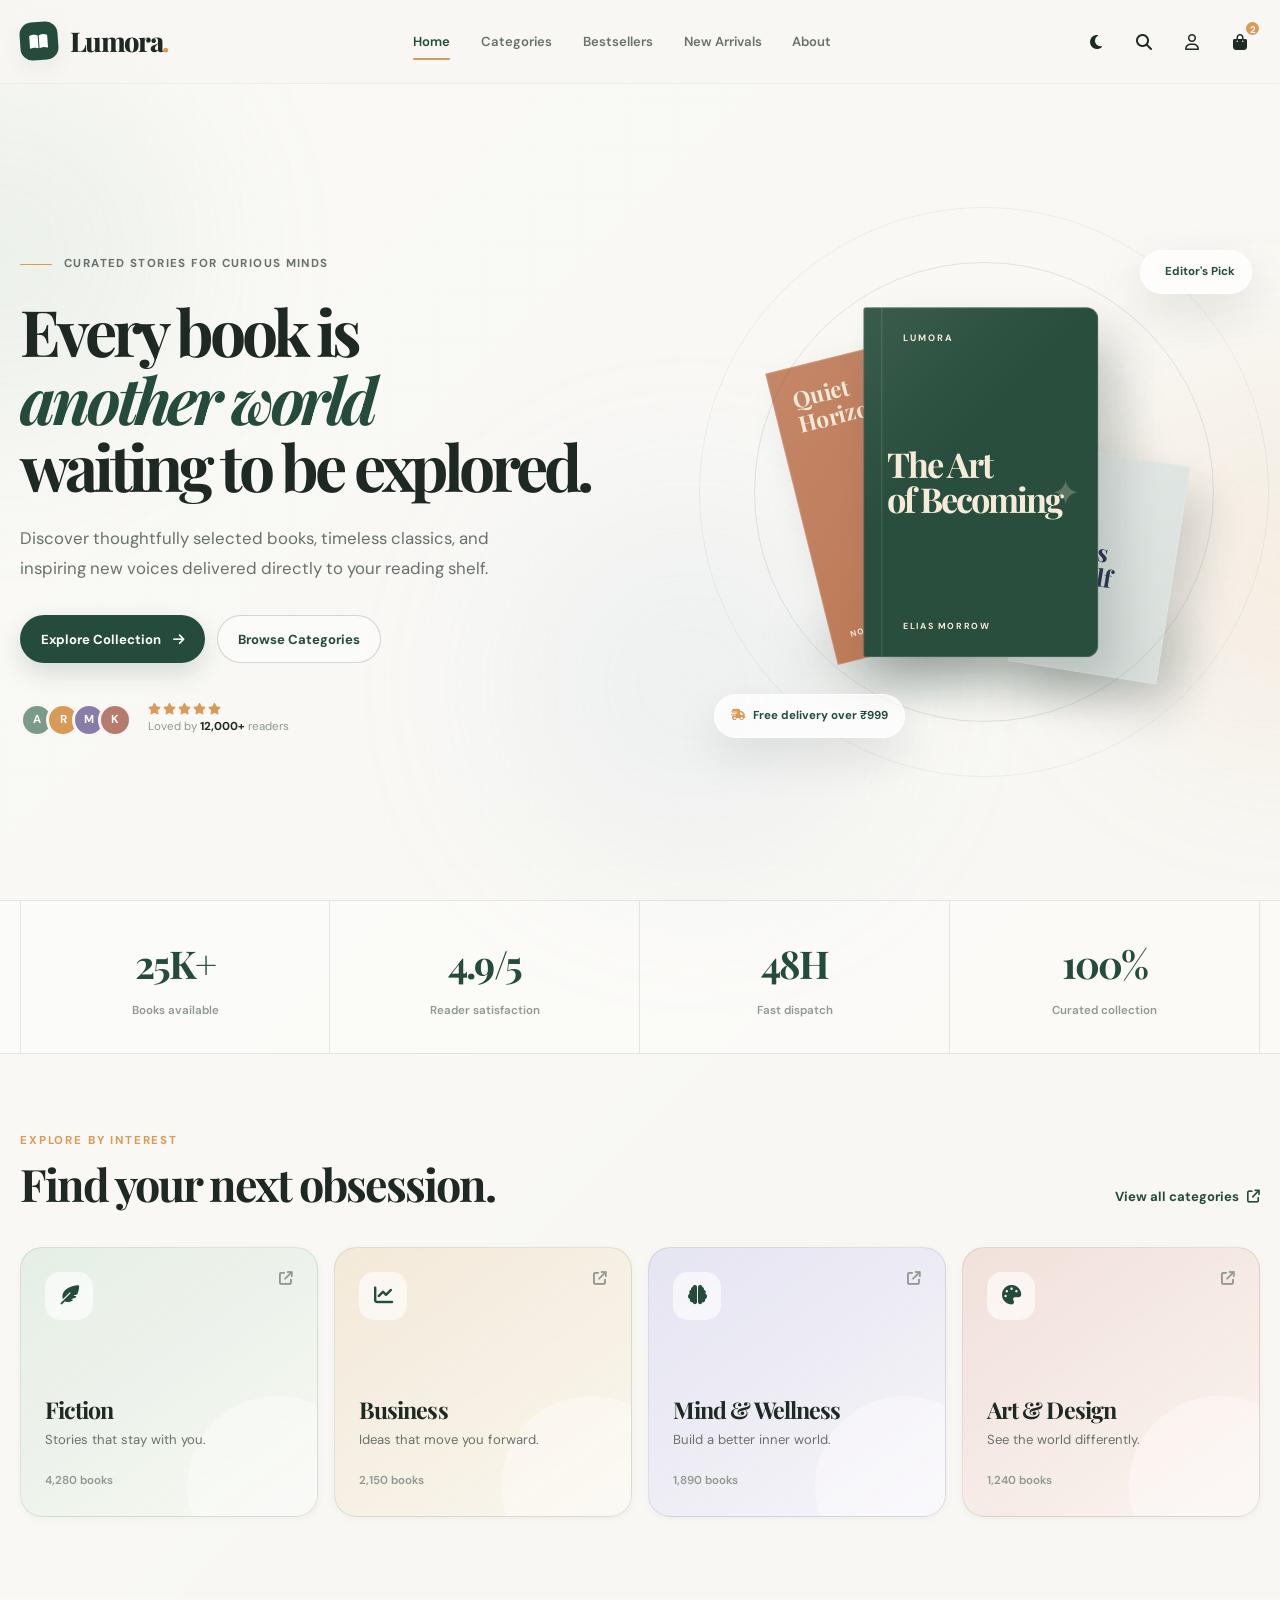
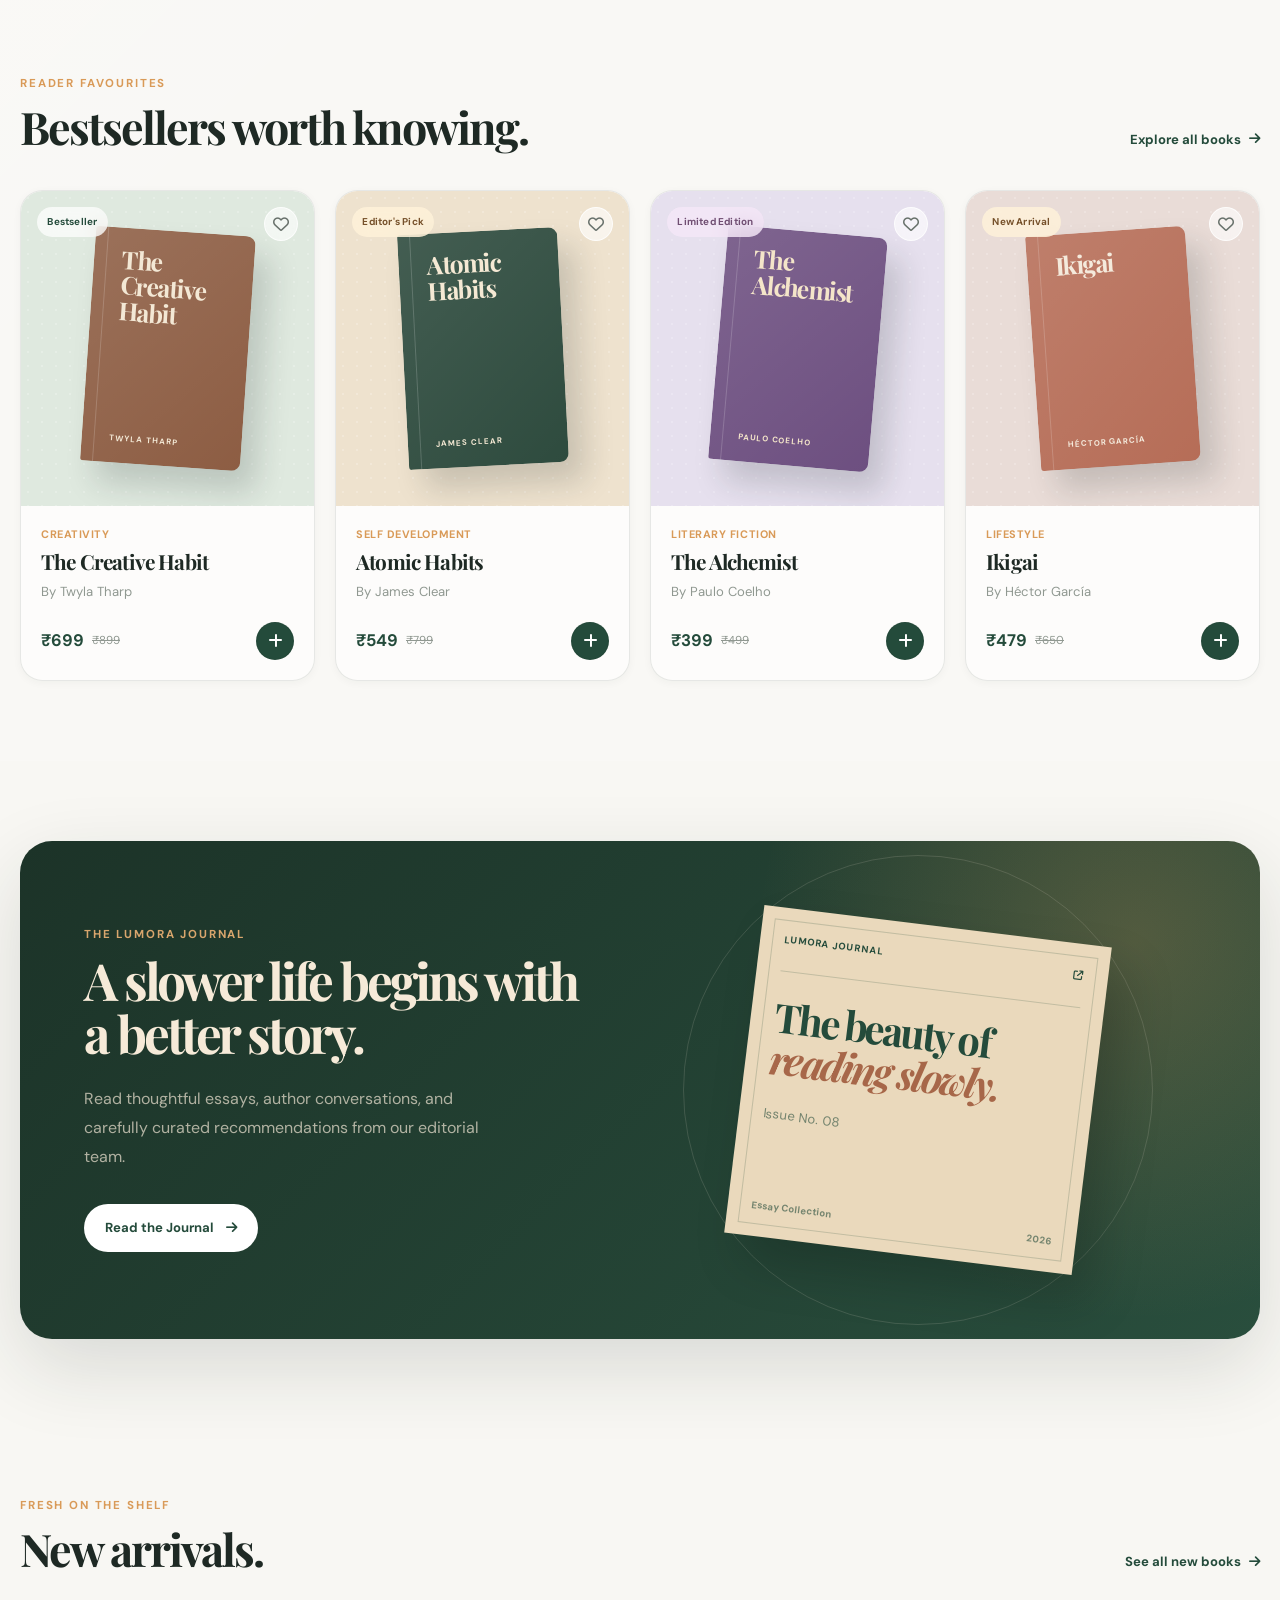
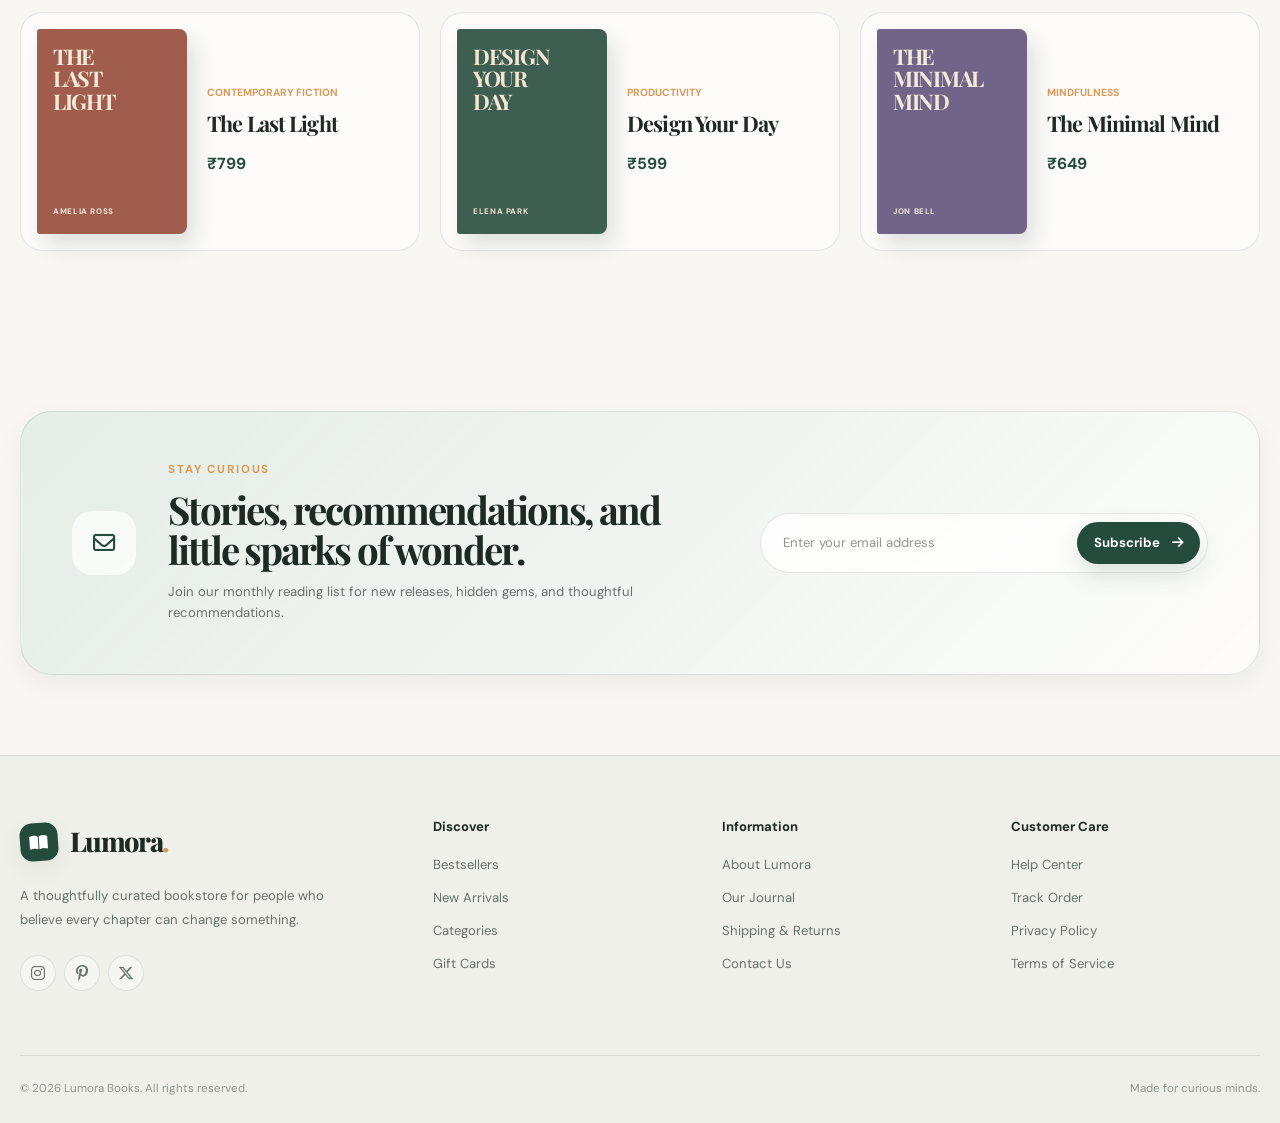
<file: index.html>
<!DOCTYPE html>
<html lang="en">
<head>
  <meta charset="UTF-8" />
  <meta
    name="viewport"
    content="width=device-width, initial-scale=1.0"
  />

  <meta
    name="description"
    content="Lumora Books — A premium online bookstore for curious minds and thoughtful readers."
  />

  <title>Lumora Books — Discover Your Next Chapter</title>

  <!-- Google Fonts -->
  <link rel="preconnect" href="https://fonts.googleapis.com" />
  <link rel="preconnect" href="https://fonts.gstatic.com" crossorigin />

  <link
    href="https://fonts.googleapis.com/css2?family=DM+Sans:wght@400;500;600;700&family=Playfair+Display:wght@500;600;700;800&display=swap"
    rel="stylesheet"
  />

  <!-- Font Awesome -->
  <link
    rel="stylesheet"
    href="https://cdnjs.cloudflare.com/ajax/libs/font-awesome/6.7.2/css/all.min.css"
  />

  <link rel="stylesheet" href="style.css" />

  <!-- Theme Script (before body to prevent flash) -->
  <script src="js/theme.js"></script>
</head>

<body>
  <!-- Decorative Background -->
  <div class="background-orb orb-one"></div>
  <div class="background-orb orb-two"></div>
  <div class="background-orb orb-three"></div>

  <!-- Header -->
  <header class="site-header">
    <div class="container navbar">
      <a href="#home" class="brand">
        <span class="brand-icon">
          <i class="fa-solid fa-book-open"></i>
        </span>

        <span class="brand-text">
          Lumora<span>.</span>
        </span>
      </a>

      <nav class="desktop-nav" aria-label="Primary Navigation">
        <a href="#home" class="active">Home</a>
        <a href="html/categories.html">Categories</a>
        <a href="html/books.html">Bestsellers</a>
        <a href="html/newbooks.html">New Arrivals</a>
        <a href="html/about.html">About</a>
      </nav>

      <div class="nav-actions">
        <button class="theme-toggle" aria-label="Toggle dark mode" type="button">
          <i class="fa-solid fa-moon"></i>
        </button>

        <a href="html/search.html" class="icon-button" aria-label="Search">
          <i class="fa-solid fa-magnifying-glass"></i>
        </a>

        <a href="html/account.html" class="icon-button account-button" aria-label="Account">
          <i class="fa-regular fa-user"></i>
        </a>

        <a href="html/cart.html" class="cart-button" aria-label="Shopping Cart">
          <i class="fa-solid fa-bag-shopping"></i>
          <span class="cart-count">2</span>
        </a>

        <details class="mobile-menu">
          <summary aria-label="Open Menu">
            <i class="fa-solid fa-bars"></i>
          </summary>

          <nav class="mobile-nav" aria-label="Mobile Navigation">
            <a href="#home">Home</a>
            <a href="html/categories.html">Categories</a>
            <a href="html/books.html">Bestsellers</a>
            <a href="html/newbooks.html">New Arrivals</a>
            <a href="html/about.html">About</a>
          </nav>
        </details>
      </div>
    </div>
  </header>

  <main>
    <!-- Hero Section -->
    <section class="hero-section" id="home">
      <div class="container hero-grid">
        <div class="hero-content">
          <div class="eyebrow">
            <span class="eyebrow-line"></span>
            Curated stories for curious minds
          </div>

          <h1>
            Every book is
            <span>another world</span>
            waiting to be explored.
          </h1>

          <p class="hero-description">
            Discover thoughtfully selected books, timeless classics, and
            inspiring new voices delivered directly to your reading shelf.
          </p>

          <div class="hero-actions">
            <a href="html/books.html" class="button button-primary">
              Explore Collection
              <i class="fa-solid fa-arrow-right"></i>
            </a>

            <a href="html/categories.html" class="button button-secondary">
              Browse Categories
            </a>
          </div>

          <div class="hero-trust">
            <div class="avatar-stack">
              <span class="avatar avatar-one">A</span>
              <span class="avatar avatar-two">R</span>
              <span class="avatar avatar-three">M</span>
              <span class="avatar avatar-four">K</span>
            </div>

            <div>
              <div class="rating-stars">
                <i class="fa-solid fa-star"></i>
                <i class="fa-solid fa-star"></i>
                <i class="fa-solid fa-star"></i>
                <i class="fa-solid fa-star"></i>
                <i class="fa-solid fa-star"></i>
              </div>

              <p>
                Loved by <strong>12,000+</strong> readers
              </p>
            </div>
          </div>
        </div>

        <div class="hero-visual">
          <div class="hero-glow"></div>

          <div class="floating-label label-top">
            <i class="fa-solid fa-sparkles"></i>
            Editor's Pick
          </div>

          <div class="book-scene">
            <div class="book-shadow"></div>

            <div class="book-cover main-book">
              <div class="book-cover-top">
                LUMORA
              </div>

              <div class="book-cover-title">
                The Art<br />
                of Becoming
              </div>

              <div class="book-cover-author">
                ELIAS MORROW
              </div>

              <div class="book-cover-symbol">
                ✦
              </div>
            </div>

            <div class="book-cover side-book">
              <div class="side-book-title">
                Quiet<br />
                Horizons
              </div>

              <div class="side-book-author">
                NOAH VALE
              </div>
            </div>

            <div class="book-cover small-book">
              <div class="small-book-title">
                Notes<br />
                to Self
              </div>
            </div>
          </div>

          <div class="floating-label label-bottom">
            <i class="fa-solid fa-truck-fast"></i>
            Free delivery over ₹999
          </div>

          <div class="hero-circle circle-one"></div>
          <div class="hero-circle circle-two"></div>
        </div>
      </div>
    </section>

    <!-- Stats Strip -->
    <section class="stats-section">
      <div class="container stats-grid">
        <div class="stat-item">
          <span class="stat-number">25K+</span>
          <span class="stat-label">Books available</span>
        </div>

        <div class="stat-item">
          <span class="stat-number">4.9/5</span>
          <span class="stat-label">Reader satisfaction</span>
        </div>

        <div class="stat-item">
          <span class="stat-number">48H</span>
          <span class="stat-label">Fast dispatch</span>
        </div>

        <div class="stat-item">
          <span class="stat-number">100%</span>
          <span class="stat-label">Curated collection</span>
        </div>
      </div>
    </section>

    <!-- Categories -->
    <section class="section categories-section" id="categories">
      <div class="container">
        <div class="section-heading">
          <div>
            <span class="section-kicker">Explore by interest</span>
            <h2>Find your next obsession.</h2>
          </div>

          <a href="html/categories.html" class="text-link">
            View all categories
            <i class="fa-solid fa-arrow-up-right-from-square"></i>
          </a>
        </div>

        <div class="category-grid">
          <a href="html/categories.html" class="category-card category-fiction">
            <div class="category-icon">
              <i class="fa-solid fa-feather-pointed"></i>
            </div>

            <div class="category-content">
              <h3>Fiction</h3>
              <p>Stories that stay with you.</p>
              <span>4,280 books</span>
            </div>

            <i class="fa-solid fa-arrow-up-right-from-square category-arrow"></i>
          </a>

          <a href="html/categories.html" class="category-card category-business">
            <div class="category-icon">
              <i class="fa-solid fa-chart-line"></i>
            </div>

            <div class="category-content">
              <h3>Business</h3>
              <p>Ideas that move you forward.</p>
              <span>2,150 books</span>
            </div>

            <i class="fa-solid fa-arrow-up-right-from-square category-arrow"></i>
          </a>

          <a href="html/categories.html" class="category-card category-mind">
            <div class="category-icon">
              <i class="fa-solid fa-brain"></i>
            </div>

            <div class="category-content">
              <h3>Mind &amp; Wellness</h3>
              <p>Build a better inner world.</p>
              <span>1,890 books</span>
            </div>

            <i class="fa-solid fa-arrow-up-right-from-square category-arrow"></i>
          </a>

          <a href="html/categories.html" class="category-card category-design">
            <div class="category-icon">
              <i class="fa-solid fa-palette"></i>
            </div>

            <div class="category-content">
              <h3>Art &amp; Design</h3>
              <p>See the world differently.</p>
              <span>1,240 books</span>
            </div>

            <i class="fa-solid fa-arrow-up-right-from-square category-arrow"></i>
          </a>
        </div>
      </div>
    </section>

    <!-- Bestsellers -->
    <section class="section products-section" id="bestsellers">
      <div class="container">
        <div class="section-heading">
          <div>
            <span class="section-kicker">Reader favourites</span>
            <h2>Bestsellers worth knowing.</h2>
          </div>

          <a href="html/books.html" class="text-link">
            Explore all books
            <i class="fa-solid fa-arrow-right"></i>
          </a>
        </div>

        <div class="product-grid">
          <!-- Product 1 -->
          <article class="product-card">
            <div class="product-image image-one">
              <span class="product-badge">Bestseller</span>

              <button class="wishlist-button" aria-label="Add to wishlist">
                <i class="fa-regular fa-heart"></i>
              </button>

              <div class="product-book book-product-one">
                <div class="product-book-title">
                  The<br />
                  Creative<br />
                  Habit
                </div>

                <div class="product-book-author">
                  TWYLA THARP
                </div>
              </div>
            </div>

            <div class="product-info">
              <span class="product-category">Creativity</span>

              <h3>
                The Creative Habit
              </h3>

              <p class="product-author">
                By Twyla Tharp
              </p>

              <div class="product-bottom">
                <div class="price">
                  <strong>₹699</strong>
                  <del>₹899</del>
                </div>

                <button class="add-button" aria-label="Add book to cart">
                  <i class="fa-solid fa-plus"></i>
                </button>
              </div>
            </div>
          </article>

          <!-- Product 2 -->
          <article class="product-card">
            <div class="product-image image-two">
              <span class="product-badge badge-new">Editor's Pick</span>

              <button class="wishlist-button" aria-label="Add to wishlist">
                <i class="fa-regular fa-heart"></i>
              </button>

              <div class="product-book book-product-two">
                <div class="product-book-title">
                  Atomic<br />
                  Habits
                </div>

                <div class="product-book-author">
                  JAMES CLEAR
                </div>
              </div>
            </div>

            <div class="product-info">
              <span class="product-category">Self Development</span>

              <h3>
                Atomic Habits
              </h3>

              <p class="product-author">
                By James Clear
              </p>

              <div class="product-bottom">
                <div class="price">
                  <strong>₹549</strong>
                  <del>₹799</del>
                </div>

                <button class="add-button" aria-label="Add book to cart">
                  <i class="fa-solid fa-plus"></i>
                </button>
              </div>
            </div>
          </article>

          <!-- Product 3 -->
          <article class="product-card">
            <div class="product-image image-three">
              <span class="product-badge badge-limited">Limited Edition</span>

              <button class="wishlist-button" aria-label="Add to wishlist">
                <i class="fa-regular fa-heart"></i>
              </button>

              <div class="product-book book-product-three">
                <div class="product-book-title">
                  The<br />
                  Alchemist
                </div>

                <div class="product-book-author">
                  PAULO COELHO
                </div>
              </div>
            </div>

            <div class="product-info">
              <span class="product-category">Literary Fiction</span>

              <h3>
                The Alchemist
              </h3>

              <p class="product-author">
                By Paulo Coelho
              </p>

              <div class="product-bottom">
                <div class="price">
                  <strong>₹399</strong>
                  <del>₹499</del>
                </div>

                <button class="add-button" aria-label="Add book to cart">
                  <i class="fa-solid fa-plus"></i>
                </button>
              </div>
            </div>
          </article>

          <!-- Product 4 -->
          <article class="product-card">
            <div class="product-image image-four">
              <span class="product-badge badge-new">New Arrival</span>

              <button class="wishlist-button" aria-label="Add to wishlist">
                <i class="fa-regular fa-heart"></i>
              </button>

              <div class="product-book book-product-four">
                <div class="product-book-title">
                  Ikigai
                </div>

                <div class="product-book-author">
                  HÉCTOR GARCÍA
                </div>
              </div>
            </div>

            <div class="product-info">
              <span class="product-category">Lifestyle</span>

              <h3>
                Ikigai
              </h3>

              <p class="product-author">
                By Héctor García
              </p>

              <div class="product-bottom">
                <div class="price">
                  <strong>₹479</strong>
                  <del>₹650</del>
                </div>

                <button class="add-button" aria-label="Add book to cart">
                  <i class="fa-solid fa-plus"></i>
                </button>
              </div>
            </div>
          </article>
        </div>
      </div>
    </section>

    <!-- Editorial Banner -->
    <section class="editorial-section">
      <div class="container editorial-card">
        <div class="editorial-content">
          <span class="section-kicker">The Lumora Journal</span>

          <h2>
            A slower life begins
            with a better story.
          </h2>

          <p>
            Read thoughtful essays, author conversations, and carefully
            curated recommendations from our editorial team.
          </p>

          <a href="html/journal.html" class="button button-light">
            Read the Journal
            <i class="fa-solid fa-arrow-right"></i>
          </a>
        </div>

        <div class="editorial-art">
          <div class="art-circle art-circle-one"></div>
          <div class="art-circle art-circle-two"></div>

          <div class="journal-card">
            <div class="journal-card-top">
              <span>LUMORA JOURNAL</span>
              <i class="fa-solid fa-arrow-up-right-from-square"></i>
            </div>

            <div class="journal-card-line"></div>

            <h3>
              The beauty of
              <span>reading slowly.</span>
            </h3>

            <p>
              Issue No. 08
            </p>

            <div class="journal-card-footer">
              <span>Essay Collection</span>
              <span>2026</span>
            </div>
          </div>
        </div>
      </div>
    </section>

    <!-- New Arrivals -->
    <section class="section new-arrivals-section" id="new-arrivals">
      <div class="container">
        <div class="section-heading">
          <div>
            <span class="section-kicker">Fresh on the shelf</span>
            <h2>New arrivals.</h2>
          </div>

          <a href="html/newbooks.html" class="text-link">
            See all new books
            <i class="fa-solid fa-arrow-right"></i>
          </a>
        </div>

        <div class="arrival-grid">
          <article class="arrival-card">
            <div class="arrival-cover arrival-cover-one">
              <span>THE<br />LAST<br />LIGHT</span>
              <small>AMELIA ROSS</small>
            </div>

            <div class="arrival-info">
              <span>Contemporary Fiction</span>
              <h3>The Last Light</h3>
              <p>₹799</p>
            </div>
          </article>

          <article class="arrival-card">
            <div class="arrival-cover arrival-cover-two">
              <span>DESIGN<br />YOUR<br />DAY</span>
              <small>ELENA PARK</small>
            </div>

            <div class="arrival-info">
              <span>Productivity</span>
              <h3>Design Your Day</h3>
              <p>₹599</p>
            </div>
          </article>

          <article class="arrival-card">
            <div class="arrival-cover arrival-cover-three">
              <span>THE<br />MINIMAL<br />MIND</span>
              <small>JON BELL</small>
            </div>

            <div class="arrival-info">
              <span>Mindfulness</span>
              <h3>The Minimal Mind</h3>
              <p>₹649</p>
            </div>
          </article>
        </div>
      </div>
    </section>

    <!-- Newsletter -->
    <section class="newsletter-section">
      <div class="container newsletter-card">
        <div class="newsletter-icon">
          <i class="fa-regular fa-envelope"></i>
        </div>

        <div class="newsletter-content">
          <span class="section-kicker">Stay curious</span>

          <h2>
            Stories, recommendations,
            and little sparks of wonder.
          </h2>

          <p>
            Join our monthly reading list for new releases, hidden gems,
            and thoughtful recommendations.
          </p>
        </div>

        <form class="newsletter-form">
          <label for="email" class="sr-only">
            Email address
          </label>

          <input
            type="email"
            id="email"
            placeholder="Enter your email address"
          />

          <button type="submit" class="button button-primary">
            Subscribe
            <i class="fa-solid fa-arrow-right"></i>
          </button>
        </form>
      </div>
    </section>
  </main>

  <!-- Footer -->
  <footer class="site-footer" id="about">
    <div class="container footer-grid">
      <div class="footer-brand-column">
        <a href="#home" class="brand footer-brand">
          <span class="brand-icon">
            <i class="fa-solid fa-book-open"></i>
          </span>

          <span class="brand-text">
            Lumora<span>.</span>
          </span>
        </a>

        <p>
          A thoughtfully curated bookstore for people who believe every
          chapter can change something.
        </p>

        <div class="social-links">
          <a href="#" aria-label="Instagram">
            <i class="fa-brands fa-instagram"></i>
          </a>

          <a href="#" aria-label="Pinterest">
            <i class="fa-brands fa-pinterest-p"></i>
          </a>

          <a href="#" aria-label="Twitter">
            <i class="fa-brands fa-x-twitter"></i>
          </a>
        </div>
      </div>

      <div class="footer-column">
        <h3>Discover</h3>
        <a href="html/books.html">Bestsellers</a>
        <a href="html/newbooks.html">New Arrivals</a>
        <a href="html/categories.html">Categories</a>
        <a href="html/cart.html">Gift Cards</a>
      </div>

      <div class="footer-column">
        <h3>Information</h3>
        <a href="html/about.html">About Lumora</a>
        <a href="html/journal.html">Our Journal</a>
        <a href="html/cart.html">Shipping &amp; Returns</a>
        <a href="html/about.html">Contact Us</a>
      </div>

      <div class="footer-column">
        <h3>Customer Care</h3>
        <a href="html/about.html">Help Center</a>
        <a href="html/cart.html">Track Order</a>
        <a href="html/about.html">Privacy Policy</a>
        <a href="html/about.html">Terms of Service</a>
      </div>
    </div>

    <div class="container footer-bottom">
      <p>
        © 2026 Lumora Books. All rights reserved.
      </p>

      <p>
        Made for curious minds.
      </p>
    </div>
  </footer>
</body>
</html>
</file>
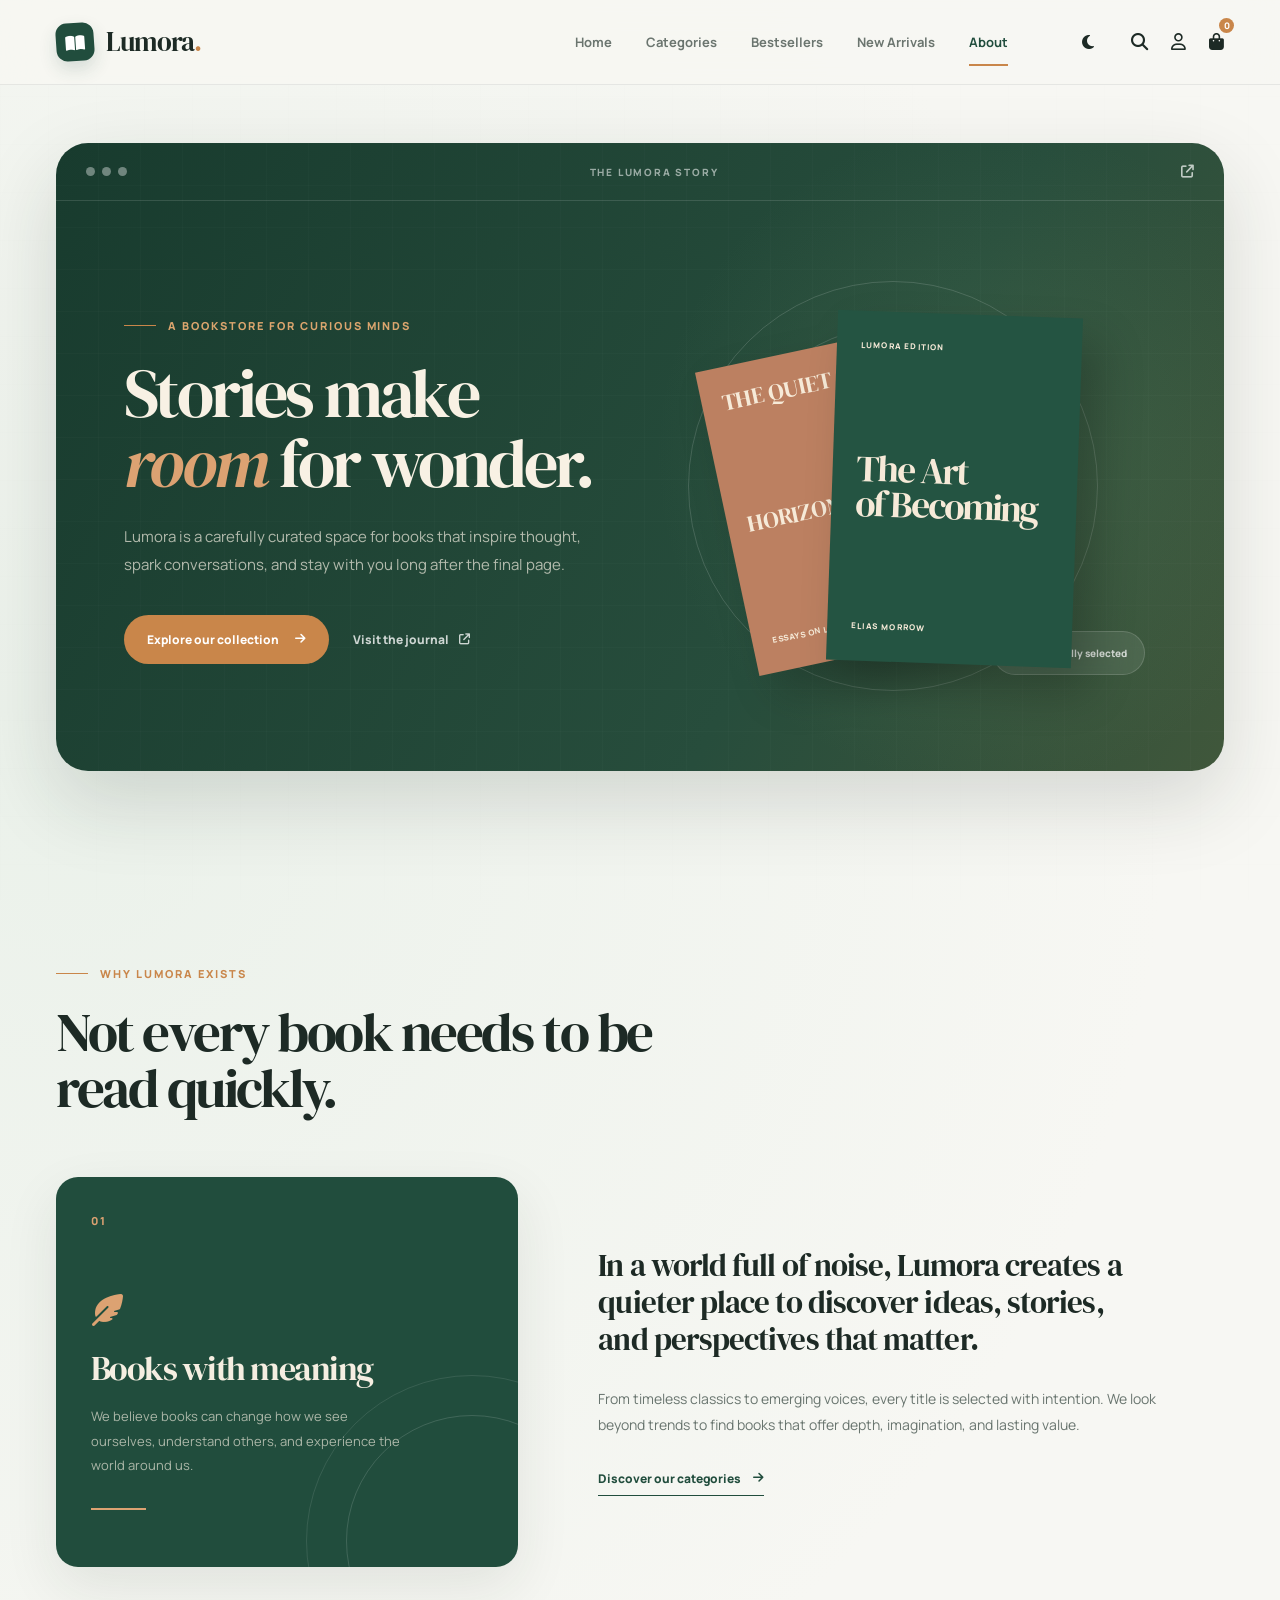
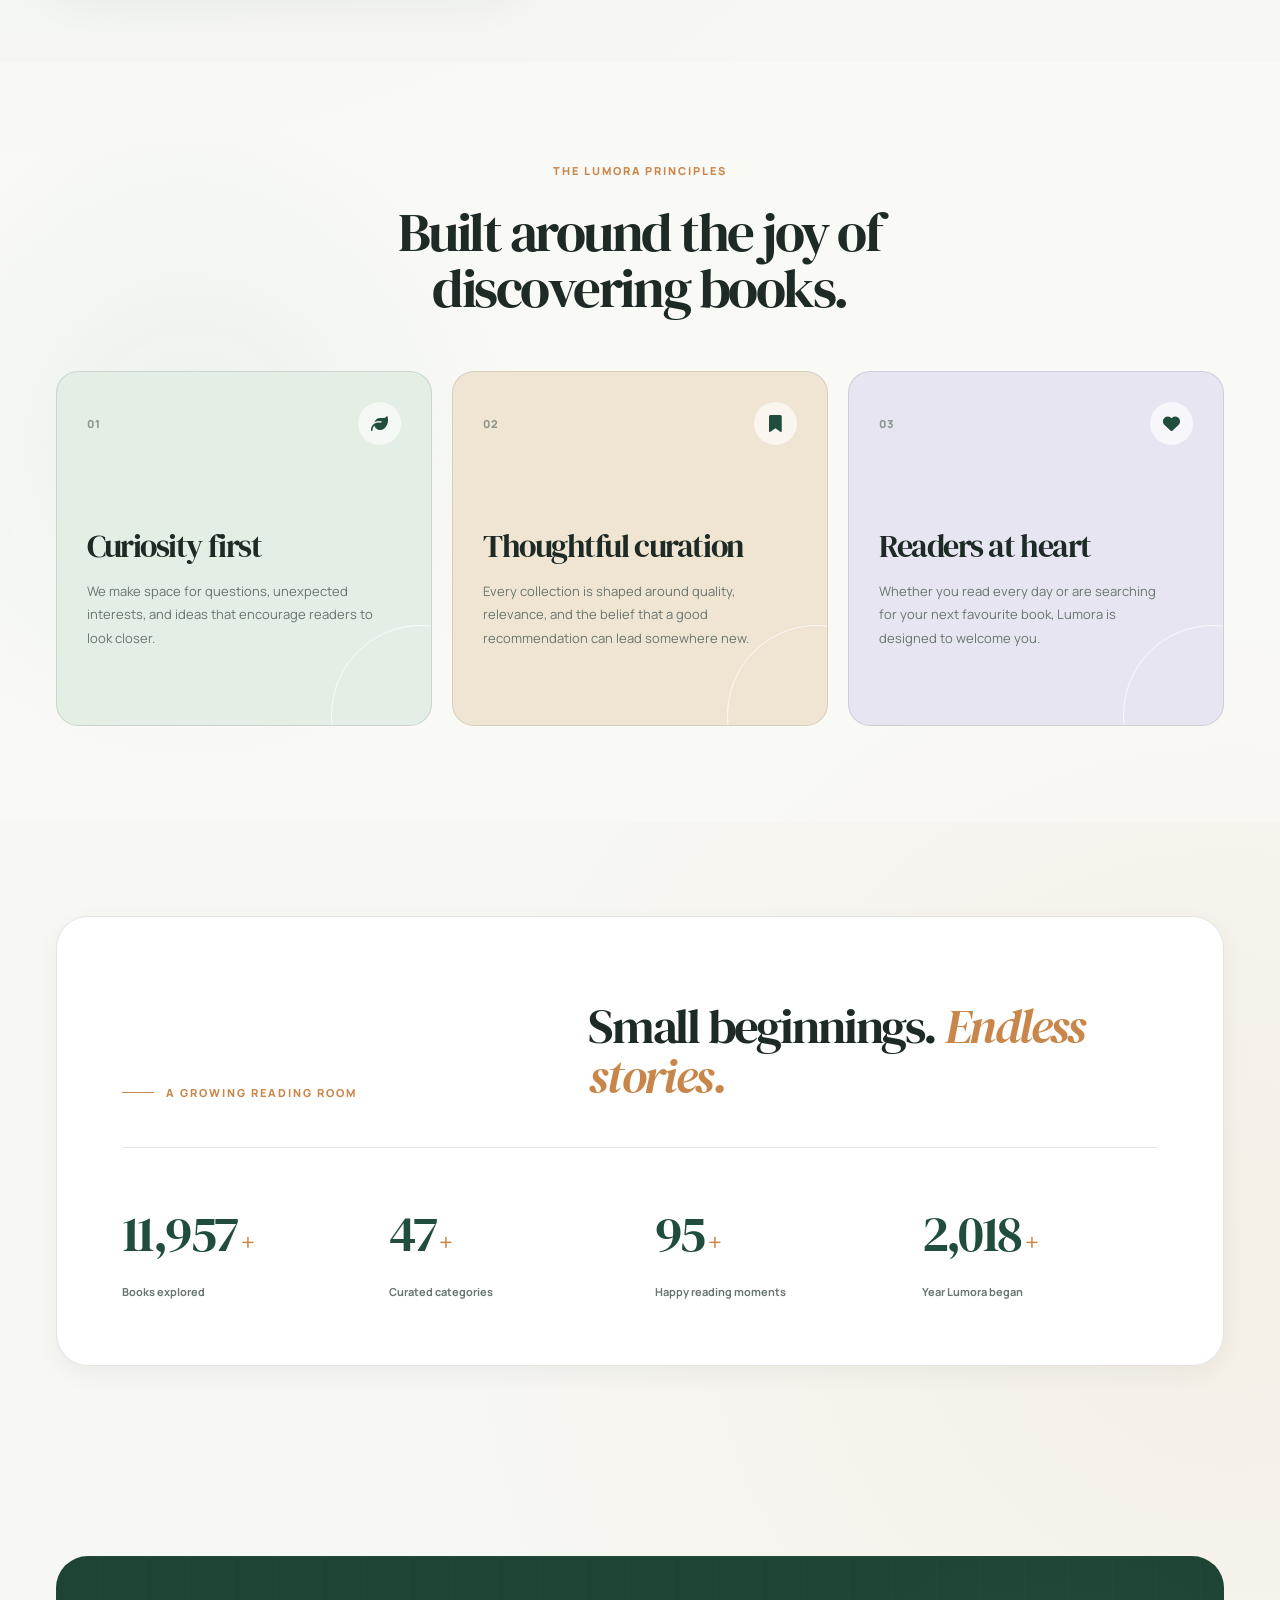
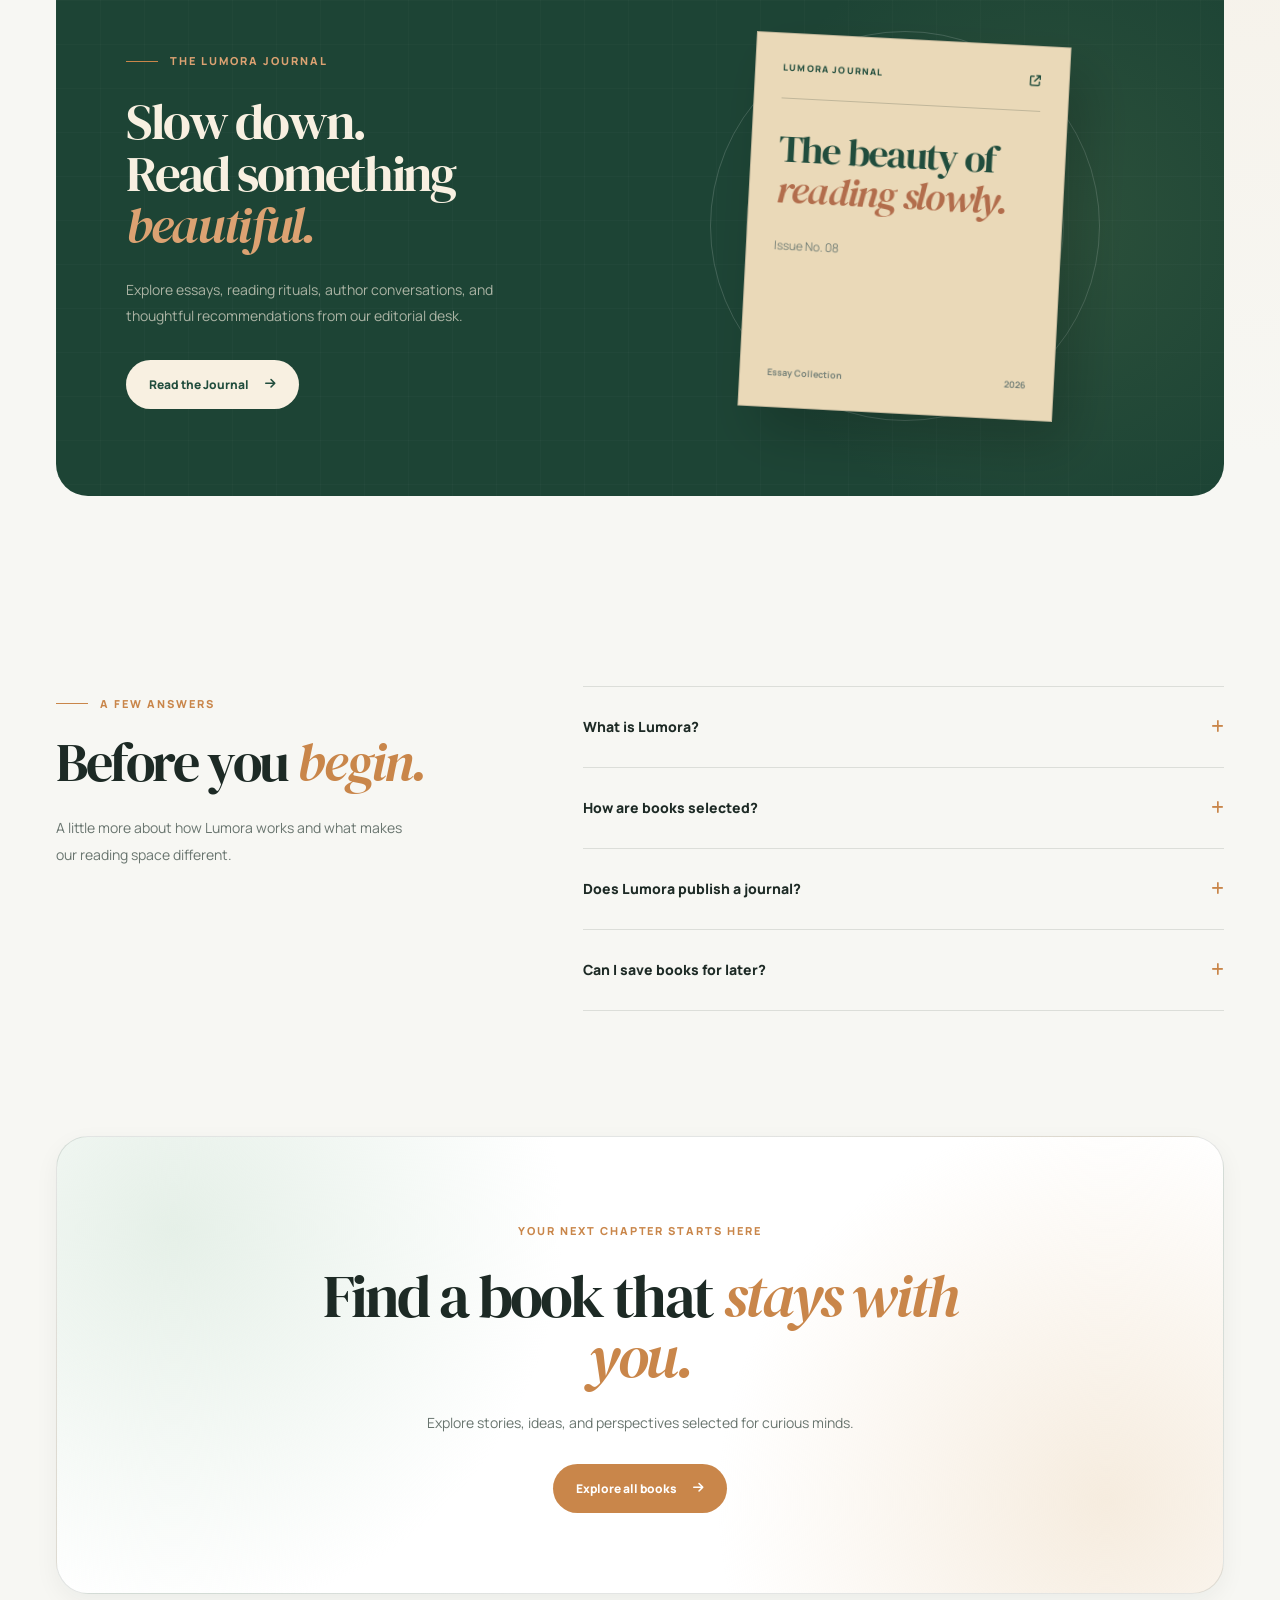
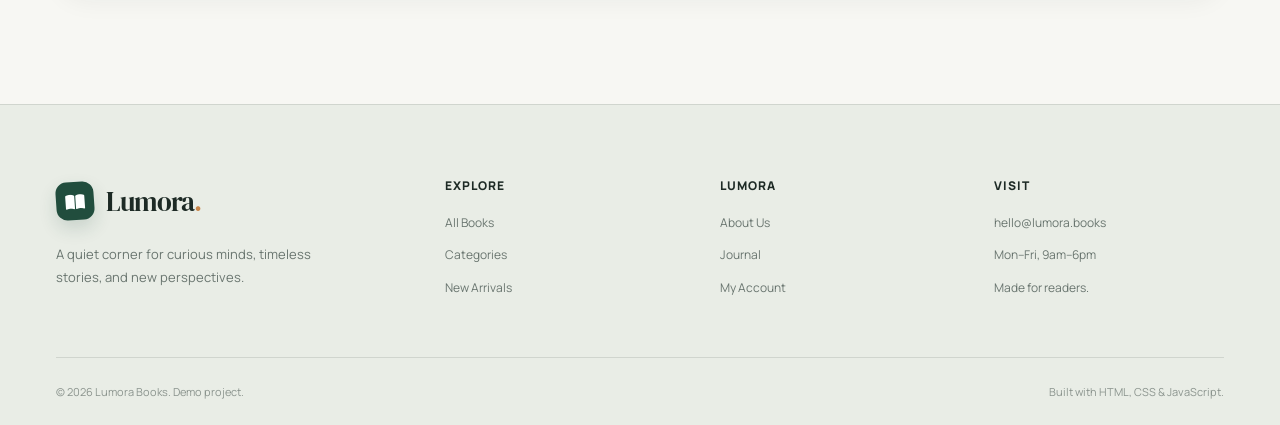
<file: html/about.html>
<!DOCTYPE html>
<html lang="en">
<head>
  <meta charset="UTF-8">
  <meta name="viewport" content="width=device-width, initial-scale=1.0">

  <title>About Lumora — Stories Worth Keeping</title>

  <meta
    name="description"
    content="Discover the story behind Lumora, a thoughtful bookstore created for curious minds and lifelong readers."
  >

  <!-- Fonts -->
  <link rel="preconnect" href="https://fonts.googleapis.com">
  <link rel="preconnect" href="https://fonts.gstatic.com" crossorigin>

  <link
    href="https://fonts.googleapis.com/css2?family=DM+Serif+Display:ital@0;1&family=Manrope:wght@400;500;600;700;800&display=swap"
    rel="stylesheet"
  >

  <!-- Font Awesome -->
  <link
    rel="stylesheet"
    href="https://cdnjs.cloudflare.com/ajax/libs/font-awesome/6.7.2/css/all.min.css"
  >

  <!-- About CSS -->
  <link rel="stylesheet" href="../css/about.css">

  <!-- Theme Script -->
  <script src="../js/theme.js"></script>
</head>

<body>

  <!-- ================= HEADER ================= -->

  <header class="site-header">
    <div class="container navbar">

      <a href="../index.html" class="brand" aria-label="Lumora Home">
        <span class="brand-icon">
          <i class="fa-solid fa-book-open"></i>
        </span>

        <span class="brand-name">
          Lumora<span>.</span>
        </span>
      </a>

      <nav class="nav-links" id="navLinks" aria-label="Main Navigation">
        <a href="../index.html">Home</a>
        <a href="categories.html">Categories</a>
        <a href="books.html">Bestsellers</a>
        <a href="newbooks.html">New Arrivals</a>
        <a href="about.html" class="active">About</a>
      </nav>

      <div class="nav-actions">

        <button class="theme-toggle" aria-label="Toggle dark mode" type="button">
          <i class="fa-solid fa-moon"></i>
        </button>

        <a href="search.html" class="nav-icon" aria-label="Search">
          <i class="fa-solid fa-magnifying-glass"></i>
        </a>

        <a href="account.html" class="nav-icon" aria-label="Account">
          <i class="fa-regular fa-user"></i>
        </a>

        <a href="cart.html" class="nav-icon cart-icon" aria-label="Cart">
          <i class="fa-solid fa-bag-shopping"></i>
          <span class="cart-count" id="cartCount">0</span>
        </a>

        <button
          class="menu-toggle"
          id="menuToggle"
          aria-label="Toggle Navigation"
          aria-expanded="false"
        >
          <i class="fa-solid fa-bars"></i>
        </button>

      </div>

    </div>
  </header>


  <!-- ================= MAIN ================= -->

  <main>

    <!-- ================= HERO ================= -->

    <section class="about-hero">
      <div class="container">

        <div class="hero-window reveal">

          <div class="window-topbar">
            <div class="window-dots">
              <span></span>
              <span></span>
              <span></span>
            </div>

            <span class="window-label">THE LUMORA STORY</span>

            <i class="fa-solid fa-arrow-up-right-from-square"></i>
          </div>

          <div class="hero-content">

            <div class="hero-copy">
              <span class="eyebrow">A bookstore for curious minds</span>

              <h1>
                Stories make
                <em>room</em>
                for wonder.
              </h1>

              <p>
                Lumora is a carefully curated space for books that inspire
                thought, spark conversations, and stay with you long after
                the final page.
              </p>

              <div class="hero-buttons">
                <a href="books.html" class="primary-button">
                  Explore our collection
                  <i class="fa-solid fa-arrow-right"></i>
                </a>

                <a href="journal.html" class="text-button">
                  Visit the journal
                  <i class="fa-solid fa-arrow-up-right-from-square"></i>
                </a>
              </div>
            </div>

            <div class="hero-visual">

              <div class="orbit orbit-one"></div>
              <div class="orbit orbit-two"></div>

              <div class="floating-book book-back">
                <span>THE QUIET</span>
                <strong>HORIZON</strong>
                <small>ESSAYS ON LIVING</small>
              </div>

              <div class="floating-book book-front">
                <small>LUMORA EDITION</small>
                <h2>
                  The Art
                  <br>
                  of Becoming
                </h2>
                <span>ELIAS MORROW</span>
              </div>

              <div class="visual-note">
                <i class="fa-solid fa-sparkles"></i>
                <span>Thoughtfully selected</span>
              </div>

            </div>

          </div>

        </div>

      </div>
    </section>


    <!-- ================= INTRODUCTION ================= -->

    <section class="intro-section">
      <div class="container">

        <div class="section-heading reveal">
          <span class="eyebrow">Why Lumora exists</span>

          <h2>
            Not every book needs
            to be read quickly.
          </h2>
        </div>

        <div class="intro-grid">

          <div class="intro-large-card reveal">
            <div class="card-number">01</div>

            <i class="fa-solid fa-feather-pointed card-icon"></i>

            <h3>Books with meaning</h3>

            <p>
              We believe books can change how we see ourselves, understand
              others, and experience the world around us.
            </p>

            <span class="card-line"></span>
          </div>

          <div class="intro-text reveal">
            <p class="large-text">
              In a world full of noise, Lumora creates a quieter place to
              discover ideas, stories, and perspectives that matter.
            </p>

            <p>
              From timeless classics to emerging voices, every title is
              selected with intention. We look beyond trends to find books
              that offer depth, imagination, and lasting value.
            </p>

            <a href="categories.html" class="inline-link">
              Discover our categories
              <i class="fa-solid fa-arrow-right"></i>
            </a>
          </div>

        </div>

      </div>
    </section>


    <!-- ================= VALUES ================= -->

    <section class="values-section">
      <div class="container">

        <div class="section-heading centered reveal">
          <span class="eyebrow">The Lumora principles</span>

          <h2>
            Built around the joy
            of discovering books.
          </h2>
        </div>

        <div class="values-grid">

          <article class="value-card value-green reveal">
            <div class="value-top">
              <span class="value-index">01</span>
              <i class="fa-solid fa-leaf"></i>
            </div>

            <h3>Curiosity first</h3>

            <p>
              We make space for questions, unexpected interests, and ideas
              that encourage readers to look closer.
            </p>

            <div class="value-shape"></div>
          </article>

          <article class="value-card value-cream reveal">
            <div class="value-top">
              <span class="value-index">02</span>
              <i class="fa-solid fa-bookmark"></i>
            </div>

            <h3>Thoughtful curation</h3>

            <p>
              Every collection is shaped around quality, relevance, and the
              belief that a good recommendation can lead somewhere new.
            </p>

            <div class="value-shape"></div>
          </article>

          <article class="value-card value-lilac reveal">
            <div class="value-top">
              <span class="value-index">03</span>
              <i class="fa-solid fa-heart"></i>
            </div>

            <h3>Readers at heart</h3>

            <p>
              Whether you read every day or are searching for your next
              favourite book, Lumora is designed to welcome you.
            </p>

            <div class="value-shape"></div>
          </article>

        </div>

      </div>
    </section>


    <!-- ================= STATS ================= -->

    <section class="stats-section">
      <div class="container">

        <div class="stats-window reveal">

          <div class="stats-heading">
            <span class="eyebrow">A growing reading room</span>

            <h2>
              Small beginnings.
              <em>Endless stories.</em>
            </h2>
          </div>

          <div class="stats-grid">

            <div class="stat-item">
              <strong class="counter" data-target="12000">0</strong>
              <span>Books explored</span>
            </div>

            <div class="stat-item">
              <strong class="counter" data-target="48">0</strong>
              <span>Curated categories</span>
            </div>

            <div class="stat-item">
              <strong class="counter" data-target="96">0</strong>
              <span>Happy reading moments</span>
            </div>

            <div class="stat-item">
              <strong class="counter" data-target="2026">0</strong>
              <span>Year Lumora began</span>
            </div>

          </div>

        </div>

      </div>
    </section>


    <!-- ================= JOURNAL CTA ================= -->

    <section class="journal-section">
      <div class="container">

        <div class="journal-window reveal">

          <div class="journal-copy">
            <span class="eyebrow">The Lumora Journal</span>

            <h2>
              Slow down.
              <br>
              Read something
              <em>beautiful.</em>
            </h2>

            <p>
              Explore essays, reading rituals, author conversations, and
              thoughtful recommendations from our editorial desk.
            </p>

            <a href="journal.html" class="light-button">
              Read the Journal
              <i class="fa-solid fa-arrow-right"></i>
            </a>
          </div>

          <div class="journal-card-wrap">

            <div class="journal-circle"></div>

            <div class="journal-card">
              <div class="journal-card-top">
                <span>LUMORA JOURNAL</span>
                <i class="fa-solid fa-arrow-up-right-from-square"></i>
              </div>

              <div class="journal-card-divider"></div>

              <h3>
                The beauty of
                <em>reading slowly.</em>
              </h3>

              <p>Issue No. 08</p>

              <div class="journal-card-bottom">
                <span>Essay Collection</span>
                <span>2026</span>
              </div>
            </div>

          </div>

        </div>

      </div>
    </section>


    <!-- ================= FAQ ================= -->

    <section class="faq-section">
      <div class="container">

        <div class="faq-layout">

          <div class="faq-heading reveal">
            <span class="eyebrow">A few answers</span>

            <h2>
              Before you
              <em>begin.</em>
            </h2>

            <p>
              A little more about how Lumora works and what makes our
              reading space different.
            </p>
          </div>

          <div class="faq-list reveal">

            <div class="faq-item">
              <button class="faq-question" aria-expanded="false">
                <span>What is Lumora?</span>
                <i class="fa-solid fa-plus"></i>
              </button>

              <div class="faq-answer">
                <p>
                  Lumora is a curated online bookstore focused on meaningful
                  fiction, practical ideas, timeless classics, and thoughtful
                  new voices.
                </p>
              </div>
            </div>

            <div class="faq-item">
              <button class="faq-question" aria-expanded="false">
                <span>How are books selected?</span>
                <i class="fa-solid fa-plus"></i>
              </button>

              <div class="faq-answer">
                <p>
                  Books are selected around readability, relevance, originality,
                  and the lasting value they can bring to a reader.
                </p>
              </div>
            </div>

            <div class="faq-item">
              <button class="faq-question" aria-expanded="false">
                <span>Does Lumora publish a journal?</span>
                <i class="fa-solid fa-plus"></i>
              </button>

              <div class="faq-answer">
                <p>
                  Yes. The Lumora Journal includes essays, author conversations,
                  reading recommendations, and ideas for a slower reading life.
                </p>
              </div>
            </div>

            <div class="faq-item">
              <button class="faq-question" aria-expanded="false">
                <span>Can I save books for later?</span>
                <i class="fa-solid fa-plus"></i>
              </button>

              <div class="faq-answer">
                <p>
                  Your account and cart pages can be used to manage your
                  selected books. Saved preferences can also be connected
                  to localStorage through JavaScript.
                </p>
              </div>
            </div>

          </div>

        </div>

      </div>
    </section>


    <!-- ================= FINAL CTA ================= -->

    <section class="final-cta-section">
      <div class="container">

        <div class="final-cta reveal">
          <span class="eyebrow">Your next chapter starts here</span>

          <h2>
            Find a book that
            <em>stays with you.</em>
          </h2>

          <p>
            Explore stories, ideas, and perspectives selected for curious minds.
          </p>

          <a href="books.html" class="primary-button">
            Explore all books
            <i class="fa-solid fa-arrow-right"></i>
          </a>
        </div>

      </div>
    </section>

  </main>


  <!-- ================= FOOTER ================= -->

  <footer class="site-footer">
    <div class="container">

      <div class="footer-grid">

        <div class="footer-brand">
          <a href="../index.html" class="brand">
            <span class="brand-icon">
              <i class="fa-solid fa-book-open"></i>
            </span>

            <span class="brand-name">
              Lumora<span>.</span>
            </span>
          </a>

          <p>
            A quiet corner for curious minds, timeless stories,
            and new perspectives.
          </p>
        </div>

        <div class="footer-column">
          <h3>Explore</h3>
          <a href="books.html">All Books</a>
          <a href="categories.html">Categories</a>
          <a href="newbooks.html">New Arrivals</a>
        </div>

        <div class="footer-column">
          <h3>Lumora</h3>
          <a href="about.html">About Us</a>
          <a href="journal.html">Journal</a>
          <a href="account.html">My Account</a>
        </div>

        <div class="footer-column">
          <h3>Visit</h3>
          <span>hello@lumora.books</span>
          <span>Mon–Fri, 9am–6pm</span>
          <span>Made for readers.</span>
        </div>

      </div>

      <div class="footer-bottom">
        <span>© 2026 Lumora Books. Demo project.</span>
        <span>Built with HTML, CSS &amp; JavaScript.</span>
      </div>

    </div>
  </footer>


  <!-- About JavaScript -->
  <script src="../js/about.js"></script>

</body>
</html>
</file>
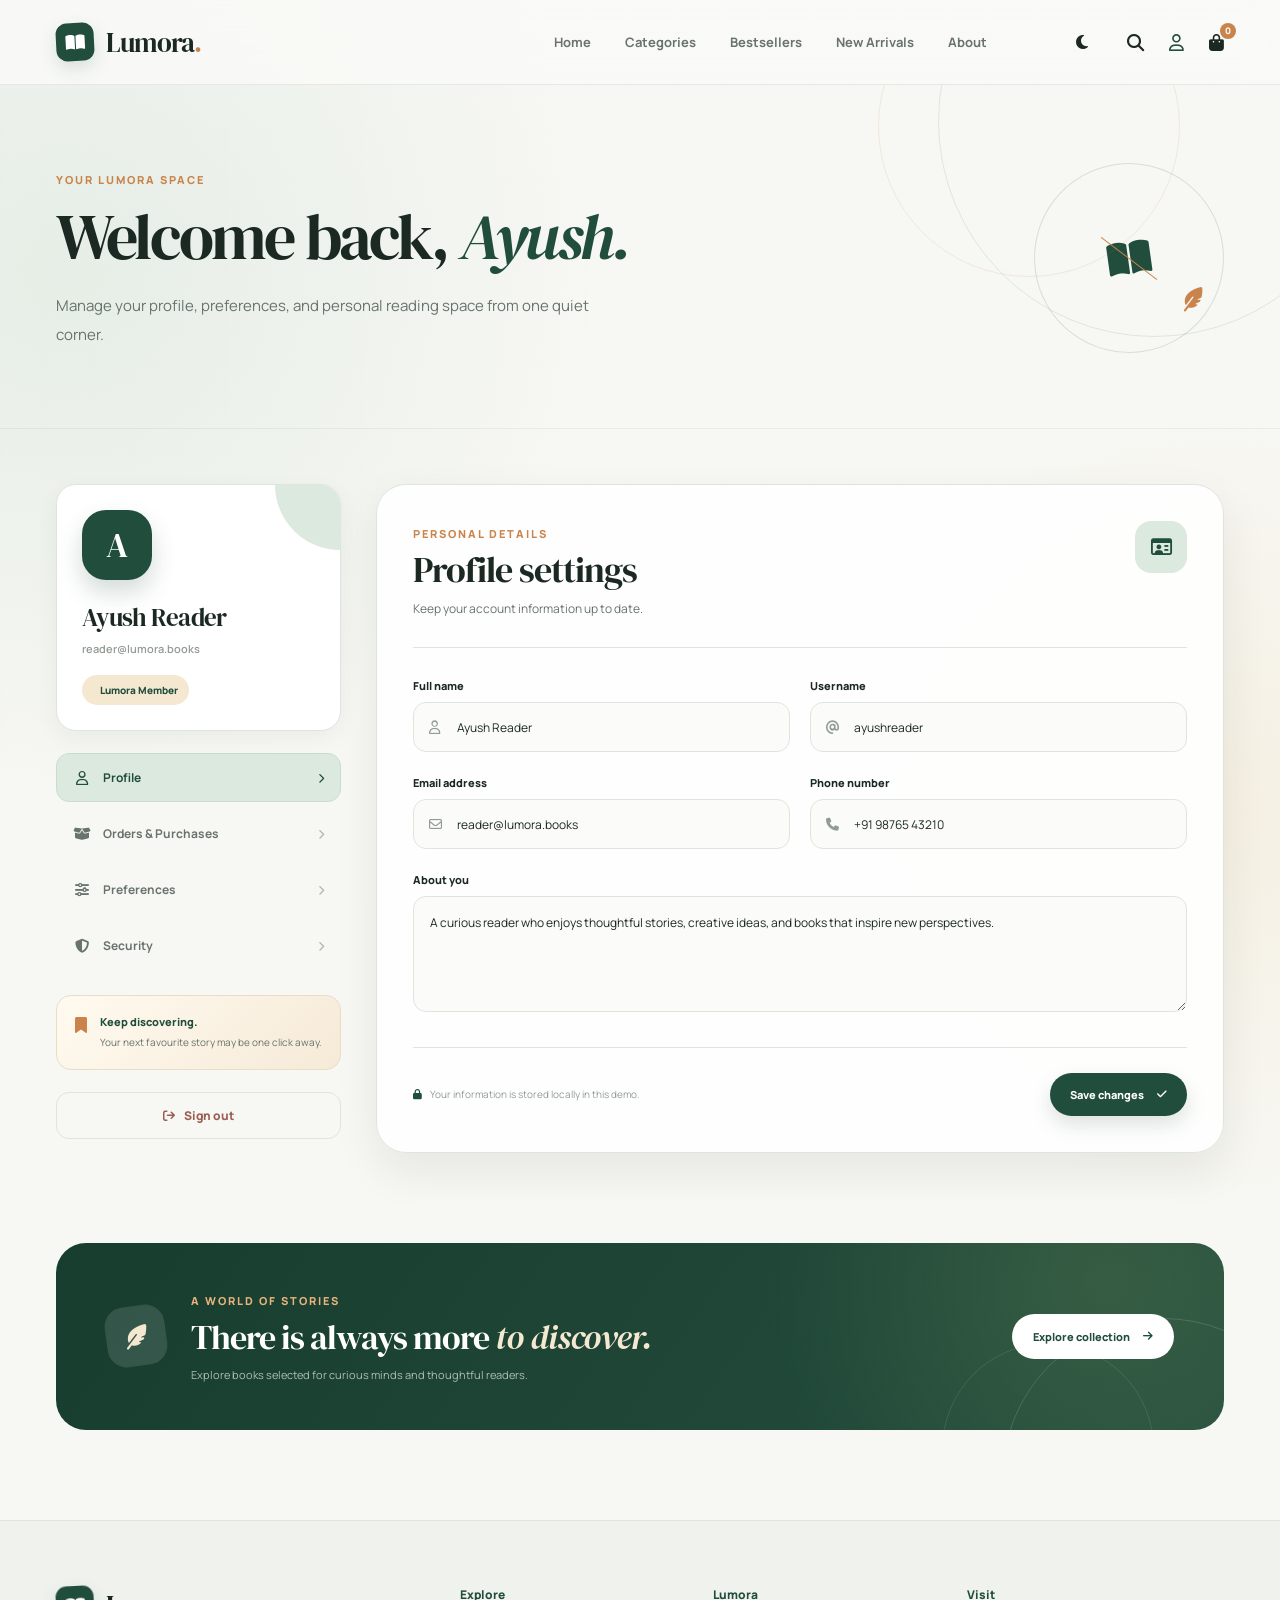
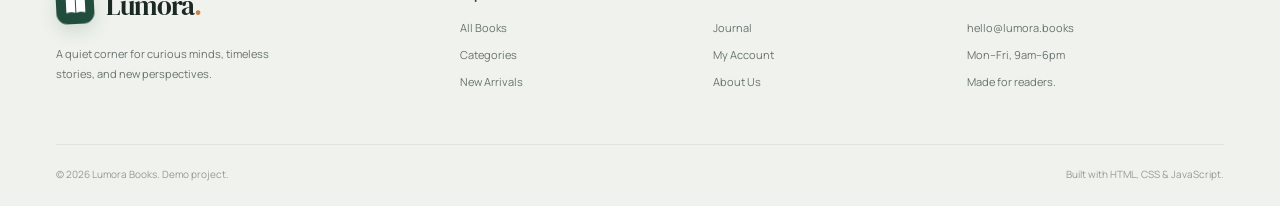
<file: html/account.html>
<!DOCTYPE html>
<html lang="en">
<head>
  <meta charset="UTF-8">
  <meta name="viewport" content="width=device-width, initial-scale=1.0">

  <title>My Account — Lumora</title>

  <meta
    name="description"
    content="Manage your Lumora account, profile details, preferences, and reading activity."
  >

  <!-- Google Fonts -->
  <link rel="preconnect" href="https://fonts.googleapis.com">
  <link rel="preconnect" href="https://fonts.gstatic.com" crossorigin>

  <link
    href="https://fonts.googleapis.com/css2?family=DM+Serif+Display:ital@0;1&family=Manrope:wght@400;500;600;700;800&display=swap"
    rel="stylesheet"
  >

  <!-- Font Awesome -->
  <link
    rel="stylesheet"
    href="https://cdnjs.cloudflare.com/ajax/libs/font-awesome/6.7.2/css/all.min.css"
  >

  <!-- Account CSS -->
  <link rel="stylesheet" href="../css/account.css">

  <!-- Theme Script -->
  <script src="../js/theme.js"></script>
</head>

<body>

  <!-- ================= HEADER ================= -->

  <header class="site-header">
    <div class="container navbar">

      <a href="../index.html" class="brand" aria-label="Lumora Home">
        <span class="brand-icon">
          <i class="fa-solid fa-book-open"></i>
        </span>

        <span class="brand-name">
          Lumora<span>.</span>
        </span>
      </a>

      <nav class="nav-links" id="navLinks" aria-label="Main Navigation">
        <a href="../index.html">Home</a>
        <a href="categories.html">Categories</a>
        <a href="books.html">Bestsellers</a>
        <a href="newbooks.html">New Arrivals</a>
        <a href="about.html">About</a>
      </nav>

      <div class="nav-actions">

        <button class="theme-toggle" aria-label="Toggle dark mode" type="button">
          <i class="fa-solid fa-moon"></i>
        </button>

        <a href="search.html" class="nav-icon" aria-label="Search">
          <i class="fa-solid fa-magnifying-glass"></i>
        </a>

        <a href="account.html" class="nav-icon active-icon" aria-label="Account">
          <i class="fa-regular fa-user"></i>
        </a>

        <a href="cart.html" class="nav-icon cart-icon" aria-label="Cart">
          <i class="fa-solid fa-bag-shopping"></i>
          <span class="cart-count" id="cartCount">0</span>
        </a>

        <button
          class="menu-toggle"
          id="menuToggle"
          aria-label="Toggle Navigation"
          aria-expanded="false"
        >
          <i class="fa-solid fa-bars"></i>
        </button>

      </div>

    </div>
  </header>


  <!-- ================= MAIN ================= -->

  <main>

    <!-- Account Hero -->
    <section class="account-hero">
      <div class="container">

        <div class="hero-content">
          <span class="eyebrow">Your Lumora space</span>

          <h1>
            Welcome back,
            <em id="heroName">Reader.</em>
          </h1>

          <p>
            Manage your profile, preferences, and personal reading space
            from one quiet corner.
          </p>
        </div>

        <div class="hero-decoration">
          <i class="fa-solid fa-book-open"></i>
          <span></span>
          <i class="fa-solid fa-feather-pointed"></i>
        </div>

      </div>
    </section>


    <!-- Account Layout -->
    <section class="account-section">
      <div class="container account-layout">

        <!-- ================= SIDEBAR ================= -->

        <aside class="account-sidebar">

          <div class="profile-card">

            <div class="profile-avatar" id="profileAvatar">
              A
            </div>

            <div class="profile-summary">
              <h2 id="sidebarName">Ayush Reader</h2>
              <p id="sidebarEmail">reader@lumora.books</p>
            </div>

            <span class="member-badge">
              <i class="fa-solid fa-sparkles"></i>
              Lumora Member
            </span>

          </div>


          <nav class="account-menu" aria-label="Account Sections">

            <button class="account-menu-item active" data-section="profile">
              <span>
                <i class="fa-regular fa-user"></i>
                Profile
              </span>
              <i class="fa-solid fa-chevron-right"></i>
            </button>

            <button class="account-menu-item" data-section="orders">
              <span>
                <i class="fa-solid fa-box-open"></i>
                Orders &amp; Purchases
              </span>
              <i class="fa-solid fa-chevron-right"></i>
            </button>

            <button class="account-menu-item" data-section="preferences">
              <span>
                <i class="fa-solid fa-sliders"></i>
                Preferences
              </span>
              <i class="fa-solid fa-chevron-right"></i>
            </button>

            <button class="account-menu-item" data-section="security">
              <span>
                <i class="fa-solid fa-shield-halved"></i>
                Security
              </span>
              <i class="fa-solid fa-chevron-right"></i>
            </button>

          </nav>


          <div class="sidebar-note">
            <i class="fa-solid fa-bookmark"></i>

            <div>
              <strong>Keep discovering.</strong>
              <p>
                Your next favourite story may be one click away.
              </p>
            </div>
          </div>


          <button class="logout-button" id="logoutButton">
            <i class="fa-solid fa-arrow-right-from-bracket"></i>
            Sign out
          </button>

        </aside>


        <!-- ================= CONTENT ================= -->

        <div class="account-content">

          <!-- ================= PROFILE PANEL ================= -->

          <section class="account-panel active-panel" id="profilePanel">

            <div class="panel-heading">
              <div>
                <span class="panel-eyebrow">Personal details</span>
                <h2>Profile settings</h2>
                <p>
                  Keep your account information up to date.
                </p>
              </div>

              <div class="panel-symbol">
                <i class="fa-regular fa-id-card"></i>
              </div>
            </div>


            <form id="profileForm" class="account-form">

              <div class="form-grid">

                <div class="form-group">
                  <label for="fullName">Full name</label>

                  <div class="input-wrapper">
                    <i class="fa-regular fa-user"></i>

                    <input
                      type="text"
                      id="fullName"
                      name="fullName"
                      placeholder="Enter your full name"
                      value="Ayush Reader"
                      required
                    >
                  </div>
                </div>


                <div class="form-group">
                  <label for="username">Username</label>

                  <div class="input-wrapper">
                    <i class="fa-solid fa-at"></i>

                    <input
                      type="text"
                      id="username"
                      name="username"
                      placeholder="Choose a username"
                      value="ayushreader"
                      required
                    >
                  </div>
                </div>


                <div class="form-group">
                  <label for="email">Email address</label>

                  <div class="input-wrapper">
                    <i class="fa-regular fa-envelope"></i>

                    <input
                      type="email"
                      id="email"
                      name="email"
                      placeholder="Enter your email"
                      value="reader@lumora.books"
                      required
                    >
                  </div>
                </div>


                <div class="form-group">
                  <label for="phone">Phone number</label>

                  <div class="input-wrapper">
                    <i class="fa-solid fa-phone"></i>

                    <input
                      type="tel"
                      id="phone"
                      name="phone"
                      placeholder="+91 00000 00000"
                      value="+91 98765 43210"
                    >
                  </div>
                </div>


                <div class="form-group full-width">
                  <label for="bio">About you</label>

                  <textarea
                    id="bio"
                    name="bio"
                    rows="4"
                    placeholder="Tell us a little about your reading interests..."
                  >A curious reader who enjoys thoughtful stories, creative ideas, and books that inspire new perspectives.</textarea>
                </div>

              </div>


              <div class="form-footer">
                <p class="form-note">
                  <i class="fa-solid fa-lock"></i>
                  Your information is stored locally in this demo.
                </p>

                <button type="submit" class="primary-button">
                  Save changes
                  <i class="fa-solid fa-check"></i>
                </button>
              </div>

              <div class="success-message" id="profileSuccess">
                <i class="fa-solid fa-circle-check"></i>
                Profile updated successfully.
              </div>

            </form>

          </section>


          <!-- ================= ORDERS PANEL ================= -->

          <section class="account-panel" id="ordersPanel">

            <div class="panel-heading">
              <div>
                <span class="panel-eyebrow">Your activity</span>
                <h2>Orders &amp; purchases</h2>
                <p>
                  Review your recent Lumora purchases and saved books.
                </p>
              </div>

              <div class="panel-symbol">
                <i class="fa-solid fa-box-open"></i>
              </div>
            </div>


            <div class="orders-empty">

              <div class="empty-illustration">
                <i class="fa-solid fa-book-open"></i>
              </div>

              <h3>No orders yet</h3>

              <p>
                Your book purchases will appear here once you discover
                something worth taking home.
              </p>

              <a href="books.html" class="secondary-button">
                Explore books
                <i class="fa-solid fa-arrow-right"></i>
              </a>

            </div>

          </section>


          <!-- ================= PREFERENCES PANEL ================= -->

          <section class="account-panel" id="preferencesPanel">

            <div class="panel-heading">
              <div>
                <span class="panel-eyebrow">Personalize Lumora</span>
                <h2>Reading preferences</h2>
                <p>
                  Adjust how your Lumora experience feels.
                </p>
              </div>

              <div class="panel-symbol">
                <i class="fa-solid fa-sliders"></i>
              </div>
            </div>


            <div class="preference-list">

              <div class="preference-item">
                <div class="preference-icon">
                  <i class="fa-regular fa-envelope"></i>
                </div>

                <div class="preference-content">
                  <h3>Reading recommendations</h3>
                  <p>
                    Receive curated book recommendations and new arrivals.
                  </p>
                </div>

                <label class="switch">
                  <input
                    type="checkbox"
                    id="recommendationToggle"
                    checked
                  >
                  <span class="slider"></span>
                </label>
              </div>


              <div class="preference-item">
                <div class="preference-icon">
                  <i class="fa-solid fa-tag"></i>
                </div>

                <div class="preference-content">
                  <h3>Offers and updates</h3>
                  <p>
                    Get notified about special offers and seasonal collections.
                  </p>
                </div>

                <label class="switch">
                  <input
                    type="checkbox"
                    id="offersToggle"
                    checked
                  >
                  <span class="slider"></span>
                </label>
              </div>


              <div class="preference-item">
                <div class="preference-icon">
                  <i class="fa-solid fa-moon"></i>
                </div>

                <div class="preference-content">
                  <h3>Reading mode</h3>
                  <p>
                    Keep the calm, light Lumora appearance across the website.
                  </p>
                </div>

                <label class="switch">
                  <input
                    type="checkbox"
                    id="readingModeToggle"
                  >
                  <span class="slider"></span>
                </label>
              </div>

            </div>


            <div class="preference-save-row">
              <span id="preferenceStatus">
                Preferences are saved automatically.
              </span>

              <button class="primary-button" id="savePreferences">
                Save preferences
                <i class="fa-solid fa-check"></i>
              </button>
            </div>

          </section>


          <!-- ================= SECURITY PANEL ================= -->

          <section class="account-panel" id="securityPanel">

            <div class="panel-heading">
              <div>
                <span class="panel-eyebrow">Account protection</span>
                <h2>Security settings</h2>
                <p>
                  Manage your password and account security preferences.
                </p>
              </div>

              <div class="panel-symbol">
                <i class="fa-solid fa-shield-halved"></i>
              </div>
            </div>


            <form id="securityForm" class="account-form">

              <div class="form-group">
                <label for="currentPassword">Current password</label>

                <div class="input-wrapper password-wrapper">
                  <i class="fa-solid fa-lock"></i>

                  <input
                    type="password"
                    id="currentPassword"
                    placeholder="Enter current password"
                  >

                  <button
                    type="button"
                    class="password-toggle"
                    data-target="currentPassword"
                    aria-label="Show password"
                  >
                    <i class="fa-regular fa-eye"></i>
                  </button>
                </div>
              </div>


              <div class="form-grid">

                <div class="form-group">
                  <label for="newPassword">New password</label>

                  <div class="input-wrapper password-wrapper">
                    <i class="fa-solid fa-key"></i>

                    <input
                      type="password"
                      id="newPassword"
                      placeholder="Enter new password"
                    >

                    <button
                      type="button"
                      class="password-toggle"
                      data-target="newPassword"
                      aria-label="Show password"
                    >
                      <i class="fa-regular fa-eye"></i>
                    </button>
                  </div>
                </div>


                <div class="form-group">
                  <label for="confirmPassword">Confirm password</label>

                  <div class="input-wrapper password-wrapper">
                    <i class="fa-solid fa-check-double"></i>

                    <input
                      type="password"
                      id="confirmPassword"
                      placeholder="Confirm new password"
                    >

                    <button
                      type="button"
                      class="password-toggle"
                      data-target="confirmPassword"
                      aria-label="Show password"
                    >
                      <i class="fa-regular fa-eye"></i>
                    </button>
                  </div>
                </div>

              </div>


              <div class="security-info">
                <i class="fa-solid fa-circle-info"></i>

                <p>
                  This is a frontend demonstration. Password changes are
                  simulated and are not sent to a real server.
                </p>
              </div>


              <div class="form-footer">
                <span></span>

                <button type="submit" class="primary-button">
                  Update password
                  <i class="fa-solid fa-shield"></i>
                </button>
              </div>

              <div class="success-message" id="securitySuccess">
                <i class="fa-solid fa-circle-check"></i>
                Password updated successfully.
              </div>

              <div class="error-message" id="securityError">
                <i class="fa-solid fa-circle-exclamation"></i>
                Please check your password details.
              </div>

            </form>

          </section>

        </div>

      </div>
    </section>


    <!-- ================= ACCOUNT CTA ================= -->

    <section class="account-cta-section">
      <div class="container">

        <div class="account-cta">

          <div class="cta-icon">
            <i class="fa-solid fa-feather-pointed"></i>
          </div>

          <div class="cta-content">
            <span class="eyebrow">A world of stories</span>

            <h2>
              There is always more
              <em>to discover.</em>
            </h2>

            <p>
              Explore books selected for curious minds and thoughtful readers.
            </p>
          </div>

          <a href="books.html" class="cta-button">
            Explore collection
            <i class="fa-solid fa-arrow-right"></i>
          </a>

        </div>

      </div>
    </section>

  </main>


  <!-- ================= FOOTER ================= -->

  <footer class="site-footer">
    <div class="container">

      <div class="footer-grid">

        <div class="footer-brand">
          <a href="../index.html" class="brand">
            <span class="brand-icon">
              <i class="fa-solid fa-book-open"></i>
            </span>

            <span class="brand-name">
              Lumora<span>.</span>
            </span>
          </a>

          <p>
            A quiet corner for curious minds, timeless stories,
            and new perspectives.
          </p>
        </div>


        <div class="footer-column">
          <h3>Explore</h3>
          <a href="books.html">All Books</a>
          <a href="categories.html">Categories</a>
          <a href="newbooks.html">New Arrivals</a>
        </div>


        <div class="footer-column">
          <h3>Lumora</h3>
          <a href="journal.html">Journal</a>
          <a href="account.html">My Account</a>
          <a href="about.html">About Us</a>
        </div>


        <div class="footer-column">
          <h3>Visit</h3>
          <span>hello@lumora.books</span>
          <span>Mon–Fri, 9am–6pm</span>
          <span>Made for readers.</span>
        </div>

      </div>


      <div class="footer-bottom">
        <span>© 2026 Lumora Books. Demo project.</span>
        <span>Built with HTML, CSS &amp; JavaScript.</span>
      </div>

    </div>
  </footer>


  <!-- Toast -->
  <div class="toast" id="toast">
    <i class="fa-solid fa-circle-check"></i>
    <span id="toastMessage">Changes saved successfully.</span>
  </div>


  <!-- Account JavaScript -->
  <script src="../js/account.js"></script>

</body>
</html>
</file>
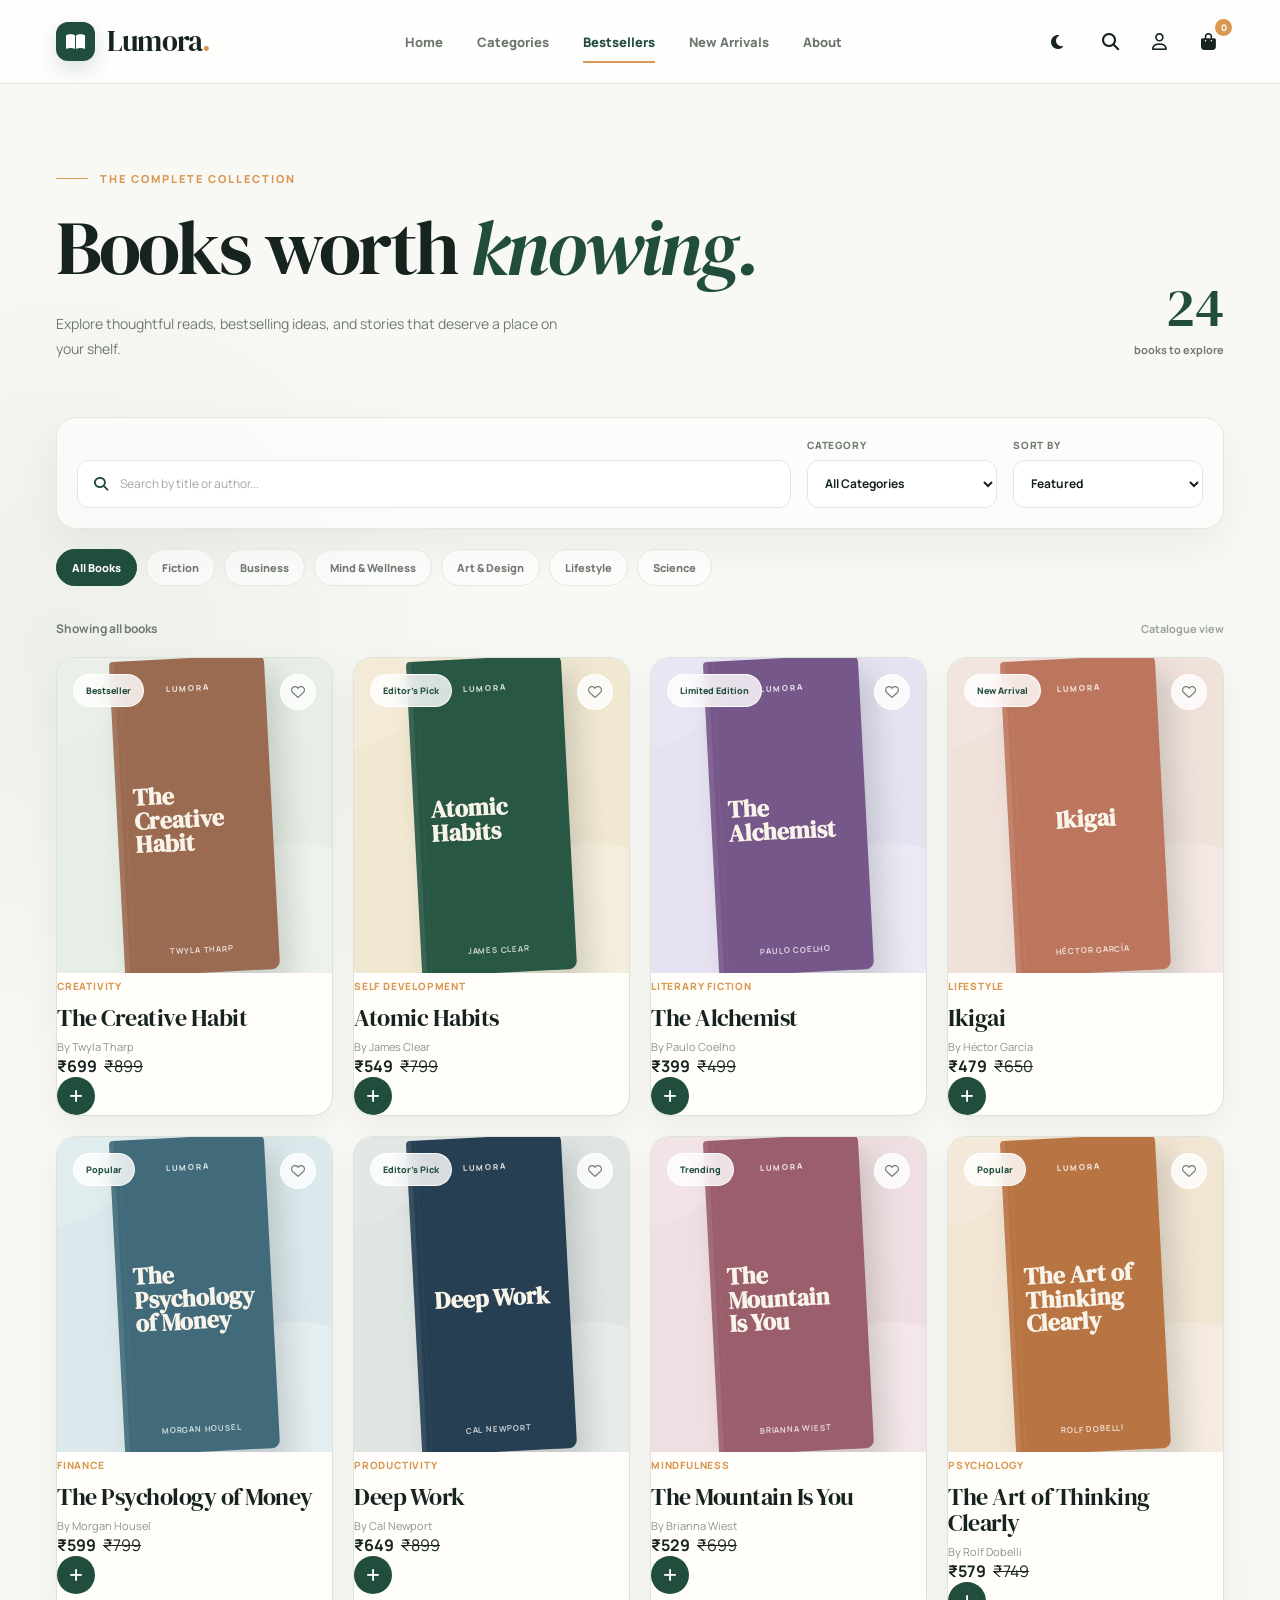
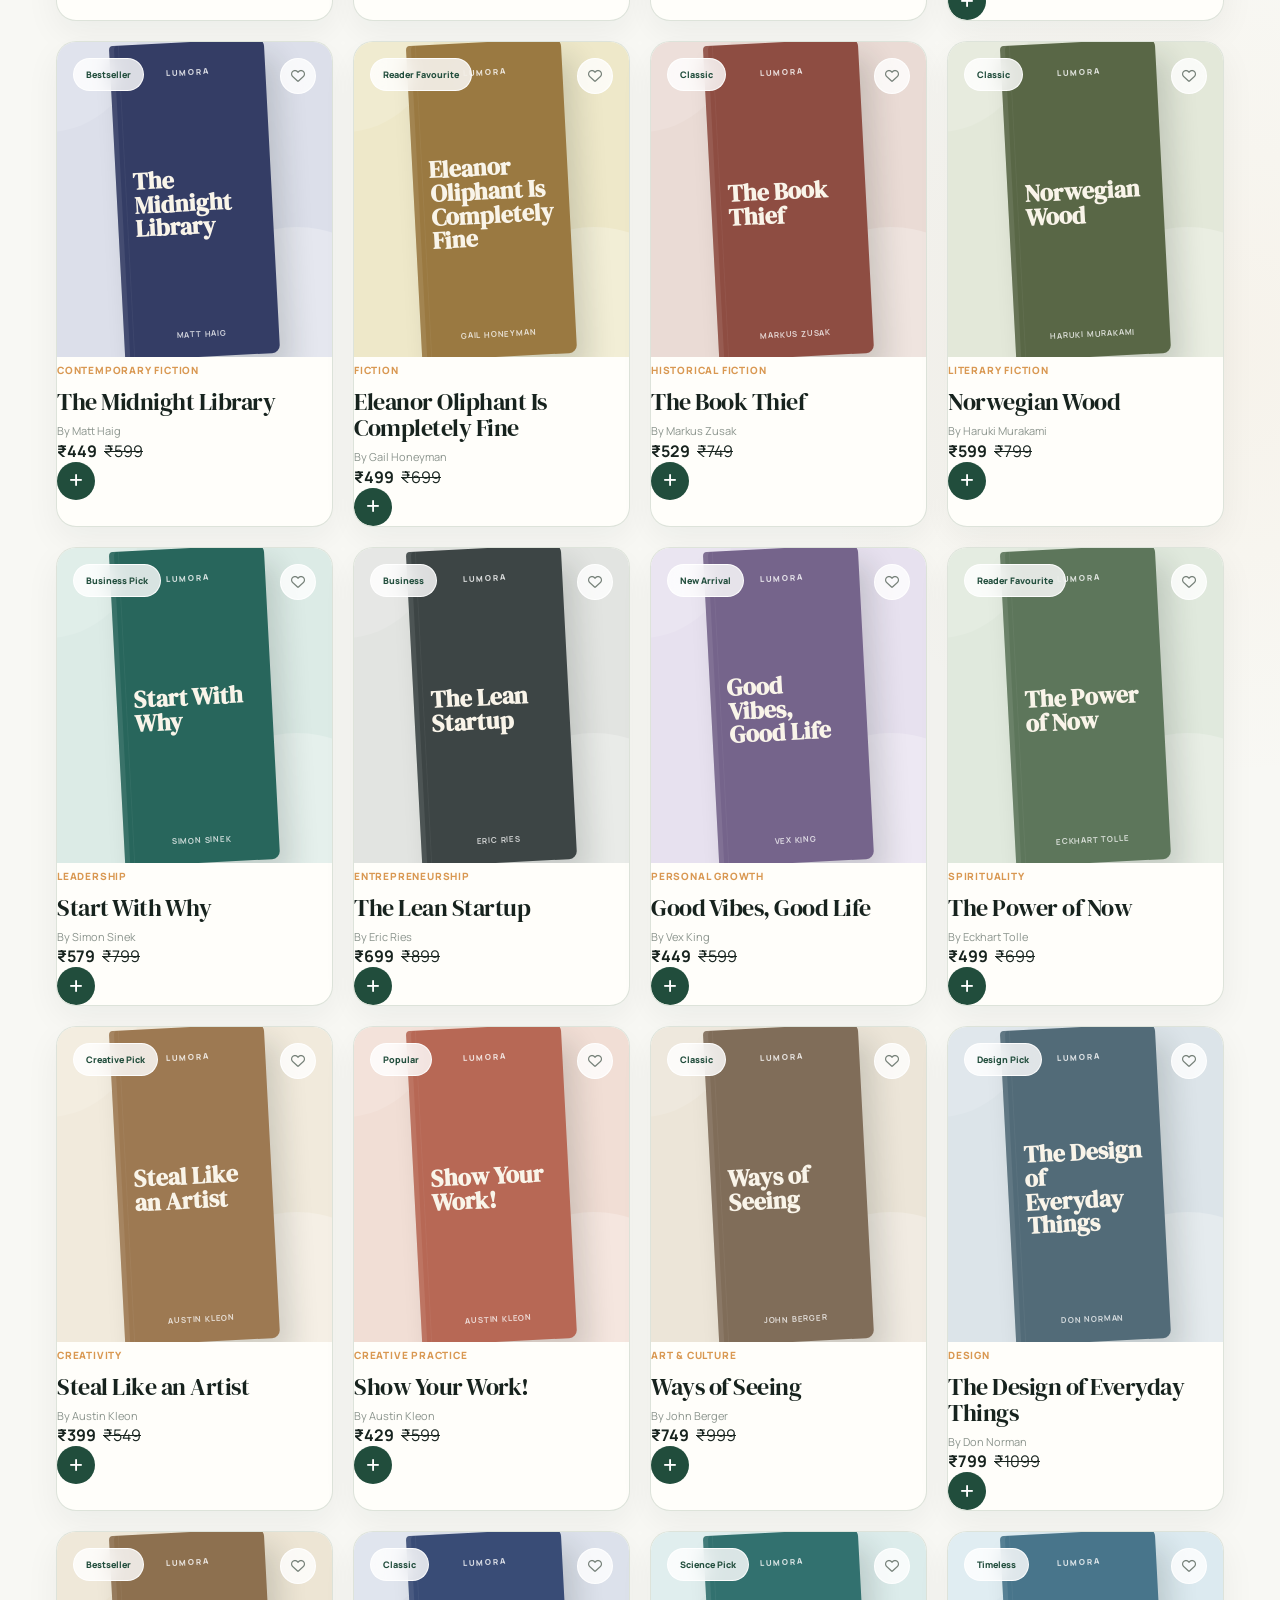
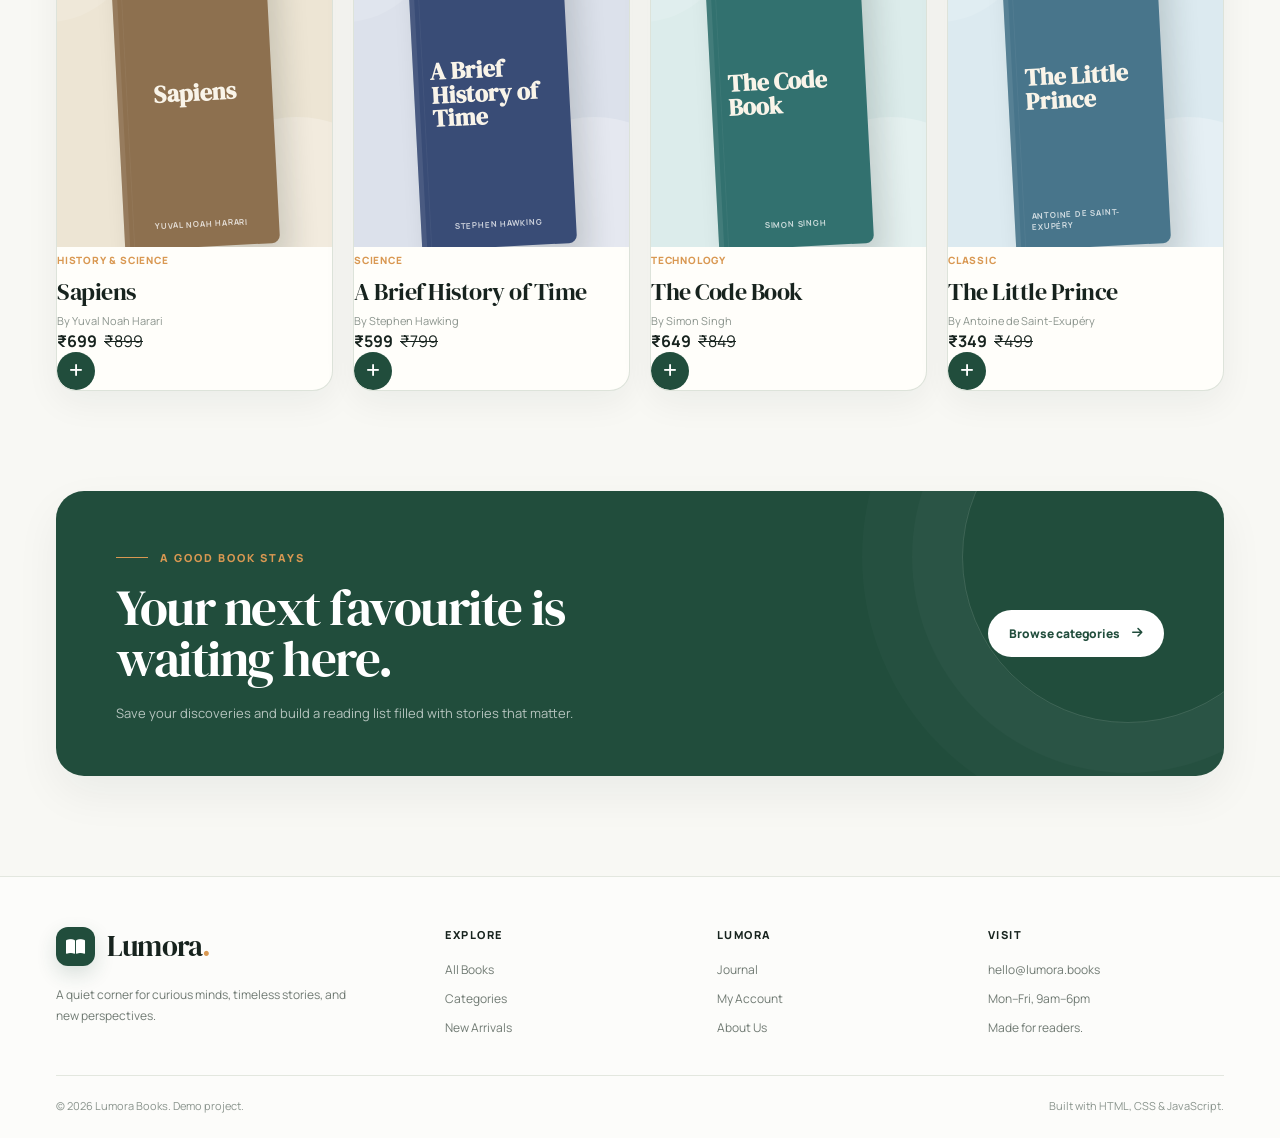
<file: html/books.html>
<!DOCTYPE html>
<html lang="en">
<head>
  <meta charset="UTF-8">
  <meta name="viewport" content="width=device-width, initial-scale=1.0">

  <title>Explore All Books — Lumora</title>

  <meta
    name="description"
    content="Explore all books at Lumora. Discover bestselling reads, timeless classics, and fresh new voices."
  >

  <!-- Fonts -->
  <link rel="preconnect" href="https://fonts.googleapis.com">
  <link rel="preconnect" href="https://fonts.gstatic.com" crossorigin>

  <link
    href="https://fonts.googleapis.com/css2?family=DM+Serif+Display:ital@0;1&family=Manrope:wght@400;500;600;700;800&display=swap"
    rel="stylesheet"
  >

  <!-- Font Awesome -->
  <link
    rel="stylesheet"
    href="https://cdnjs.cloudflare.com/ajax/libs/font-awesome/6.7.2/css/all.min.css"
  >

  <!-- Page CSS -->
  <link rel="stylesheet" href="../css/books.css">

  <!-- Theme Script -->
  <script src="../js/theme.js"></script>
</head>

<body>

  <!-- ================= HEADER ================= -->

  <header class="site-header">
    <div class="container navbar">

      <a href="../index.html" class="brand" aria-label="Lumora Home">
        <span class="brand-icon">
          <i class="fa-solid fa-book-open"></i>
        </span>

        <span class="brand-name">
          Lumora<span>.</span>
        </span>
      </a>

      <nav class="nav-links" id="navLinks" aria-label="Main Navigation">
        <a href="../index.html">Home</a>
        <a href="categories.html">Categories</a>
        <a href="books.html" class="active">Bestsellers</a>
        <a href="newbooks.html">New Arrivals</a>
        <a href="about.html">About</a>
      </nav>

      <div class="nav-actions">

        <button class="theme-toggle" aria-label="Toggle dark mode" type="button">
          <i class="fa-solid fa-moon"></i>
        </button>

        <a href="search.html" class="nav-icon" aria-label="Search">
          <i class="fa-solid fa-magnifying-glass"></i>
        </a>

        <a href="account.html" class="nav-icon" aria-label="Account">
          <i class="fa-regular fa-user"></i>
        </a>

        <a href="cart.html" class="nav-icon cart-icon" aria-label="Cart">
          <i class="fa-solid fa-bag-shopping"></i>
          <span class="cart-count" id="cartCount">0</span>
        </a>

        <button
          class="menu-toggle"
          id="menuToggle"
          aria-label="Toggle Navigation"
          aria-expanded="false"
        >
          <i class="fa-solid fa-bars"></i>
        </button>

      </div>

    </div>
  </header>


  <!-- ================= MAIN ================= -->

  <main>

    <!-- Page Heading -->
    <section class="books-hero">
      <div class="container">

        <div class="hero-heading-row">

          <div>
            <span class="eyebrow">The complete collection</span>

            <h1>
              Books worth
              <em>knowing.</em>
            </h1>

            <p class="hero-description">
              Explore thoughtful reads, bestselling ideas, and stories
              that deserve a place on your shelf.
            </p>
          </div>

          <div class="hero-stat">
            <strong id="bookTotal">0</strong>
            <span>books to explore</span>
          </div>

        </div>

      </div>
    </section>


    <!-- Toolbar -->
    <section class="books-toolbar-section">
      <div class="container">

        <div class="books-toolbar">

          <!-- Search -->
          <div class="search-box">
            <i class="fa-solid fa-magnifying-glass"></i>

            <input
              type="search"
              id="bookSearch"
              placeholder="Search by title or author..."
              aria-label="Search books"
            >
          </div>

          <!-- Category Filter -->
          <div class="filter-wrapper">
            <label for="categoryFilter">Category</label>

            <select id="categoryFilter">
              <option value="all">All Categories</option>
              <option value="fiction">Fiction</option>
              <option value="business">Business</option>
              <option value="wellness">Mind &amp; Wellness</option>
              <option value="art">Art &amp; Design</option>
              <option value="lifestyle">Lifestyle</option>
              <option value="science">Science &amp; Technology</option>
            </select>
          </div>

          <!-- Sort -->
          <div class="filter-wrapper">
            <label for="sortBooks">Sort by</label>

            <select id="sortBooks">
              <option value="featured">Featured</option>
              <option value="title-asc">Title: A–Z</option>
              <option value="title-desc">Title: Z–A</option>
              <option value="price-low">Price: Low to High</option>
              <option value="price-high">Price: High to Low</option>
            </select>
          </div>

        </div>

        <!-- Category Pills -->
        <div class="category-pills" aria-label="Quick category filters">
          <button class="category-pill active" data-category="all">
            All Books
          </button>

          <button class="category-pill" data-category="fiction">
            Fiction
          </button>

          <button class="category-pill" data-category="business">
            Business
          </button>

          <button class="category-pill" data-category="wellness">
            Mind &amp; Wellness
          </button>

          <button class="category-pill" data-category="art">
            Art &amp; Design
          </button>

          <button class="category-pill" data-category="lifestyle">
            Lifestyle
          </button>

          <button class="category-pill" data-category="science">
            Science
          </button>
        </div>

      </div>
    </section>


    <!-- Books Listing -->
    <section class="books-section">
      <div class="container">

        <div class="section-topline">
          <p id="resultsText">Showing all books</p>

          <span class="view-label">
            <i class="fa-solid fa-grid-2"></i>
            Catalogue view
          </span>
        </div>

        <!-- Loading Skeletons -->
        <div class="books-grid skeleton-grid" id="skeletonGrid">

          <div class="book-skeleton">
            <div class="skeleton skeleton-cover"></div>
            <div class="skeleton skeleton-line"></div>
            <div class="skeleton skeleton-line short"></div>
          </div>

          <div class="book-skeleton">
            <div class="skeleton skeleton-cover"></div>
            <div class="skeleton skeleton-line"></div>
            <div class="skeleton skeleton-line short"></div>
          </div>

          <div class="book-skeleton">
            <div class="skeleton skeleton-cover"></div>
            <div class="skeleton skeleton-line"></div>
            <div class="skeleton skeleton-line short"></div>
          </div>

          <div class="book-skeleton">
            <div class="skeleton skeleton-cover"></div>
            <div class="skeleton skeleton-line"></div>
            <div class="skeleton skeleton-line short"></div>
          </div>

        </div>

        <!-- Actual Books -->
        <div
          class="books-grid"
          id="booksGrid"
          aria-live="polite"
        ></div>

        <!-- Empty State -->
        <div class="empty-state hidden" id="emptyState">
          <div class="empty-icon">
            <i class="fa-solid fa-book-open"></i>
          </div>

          <h2>No books found</h2>

          <p>
            Try a different search term or choose another category.
          </p>

          <button class="reset-button" id="resetFilters">
            Reset filters
          </button>
        </div>

        <!-- Error State -->
        <div class="error-banner hidden" id="errorBanner">
          <i class="fa-solid fa-circle-exclamation"></i>

          <div>
            <strong>Catalogue unavailable</strong>
            <p>
              We could not load the books right now. Please try again.
            </p>
          </div>

          <button id="retryButton">
            Retry
          </button>
        </div>

      </div>
    </section>


    <!-- Bottom CTA -->
    <section class="books-cta-section">
      <div class="container">

        <div class="books-cta">

          <div>
            <span class="eyebrow">A good book stays</span>

            <h2>
              Your next favourite
              is waiting here.
            </h2>

            <p>
              Save your discoveries and build a reading list
              filled with stories that matter.
            </p>
          </div>

          <a href="categories.html" class="cta-button">
            Browse categories
            <i class="fa-solid fa-arrow-right"></i>
          </a>

        </div>

      </div>
    </section>

  </main>


  <!-- ================= FOOTER ================= -->

  <footer class="site-footer">
    <div class="container">

      <div class="footer-grid">

        <div class="footer-brand">
          <a href="../index.html" class="brand">
            <span class="brand-icon">
              <i class="fa-solid fa-book-open"></i>
            </span>

            <span class="brand-name">
              Lumora<span>.</span>
            </span>
          </a>

          <p>
            A quiet corner for curious minds, timeless stories,
            and new perspectives.
          </p>
        </div>

        <div class="footer-column">
          <h3>Explore</h3>
          <a href="books.html">All Books</a>
          <a href="categories.html">Categories</a>
          <a href="newbooks.html">New Arrivals</a>
        </div>

        <div class="footer-column">
          <h3>Lumora</h3>
          <a href="journal.html">Journal</a>
          <a href="account.html">My Account</a>
          <a href="about.html">About Us</a>
        </div>

        <div class="footer-column">
          <h3>Visit</h3>
          <span>hello@lumora.books</span>
          <span>Mon–Fri, 9am–6pm</span>
          <span>Made for readers.</span>
        </div>

      </div>

      <div class="footer-bottom">
        <span>© 2026 Lumora Books. Demo project.</span>
        <span>Built with HTML, CSS &amp; JavaScript.</span>
      </div>

    </div>
  </footer>


  <!-- Page JavaScript -->
  <script src="../js/books.js"></script>

</body>
</html>
</file>
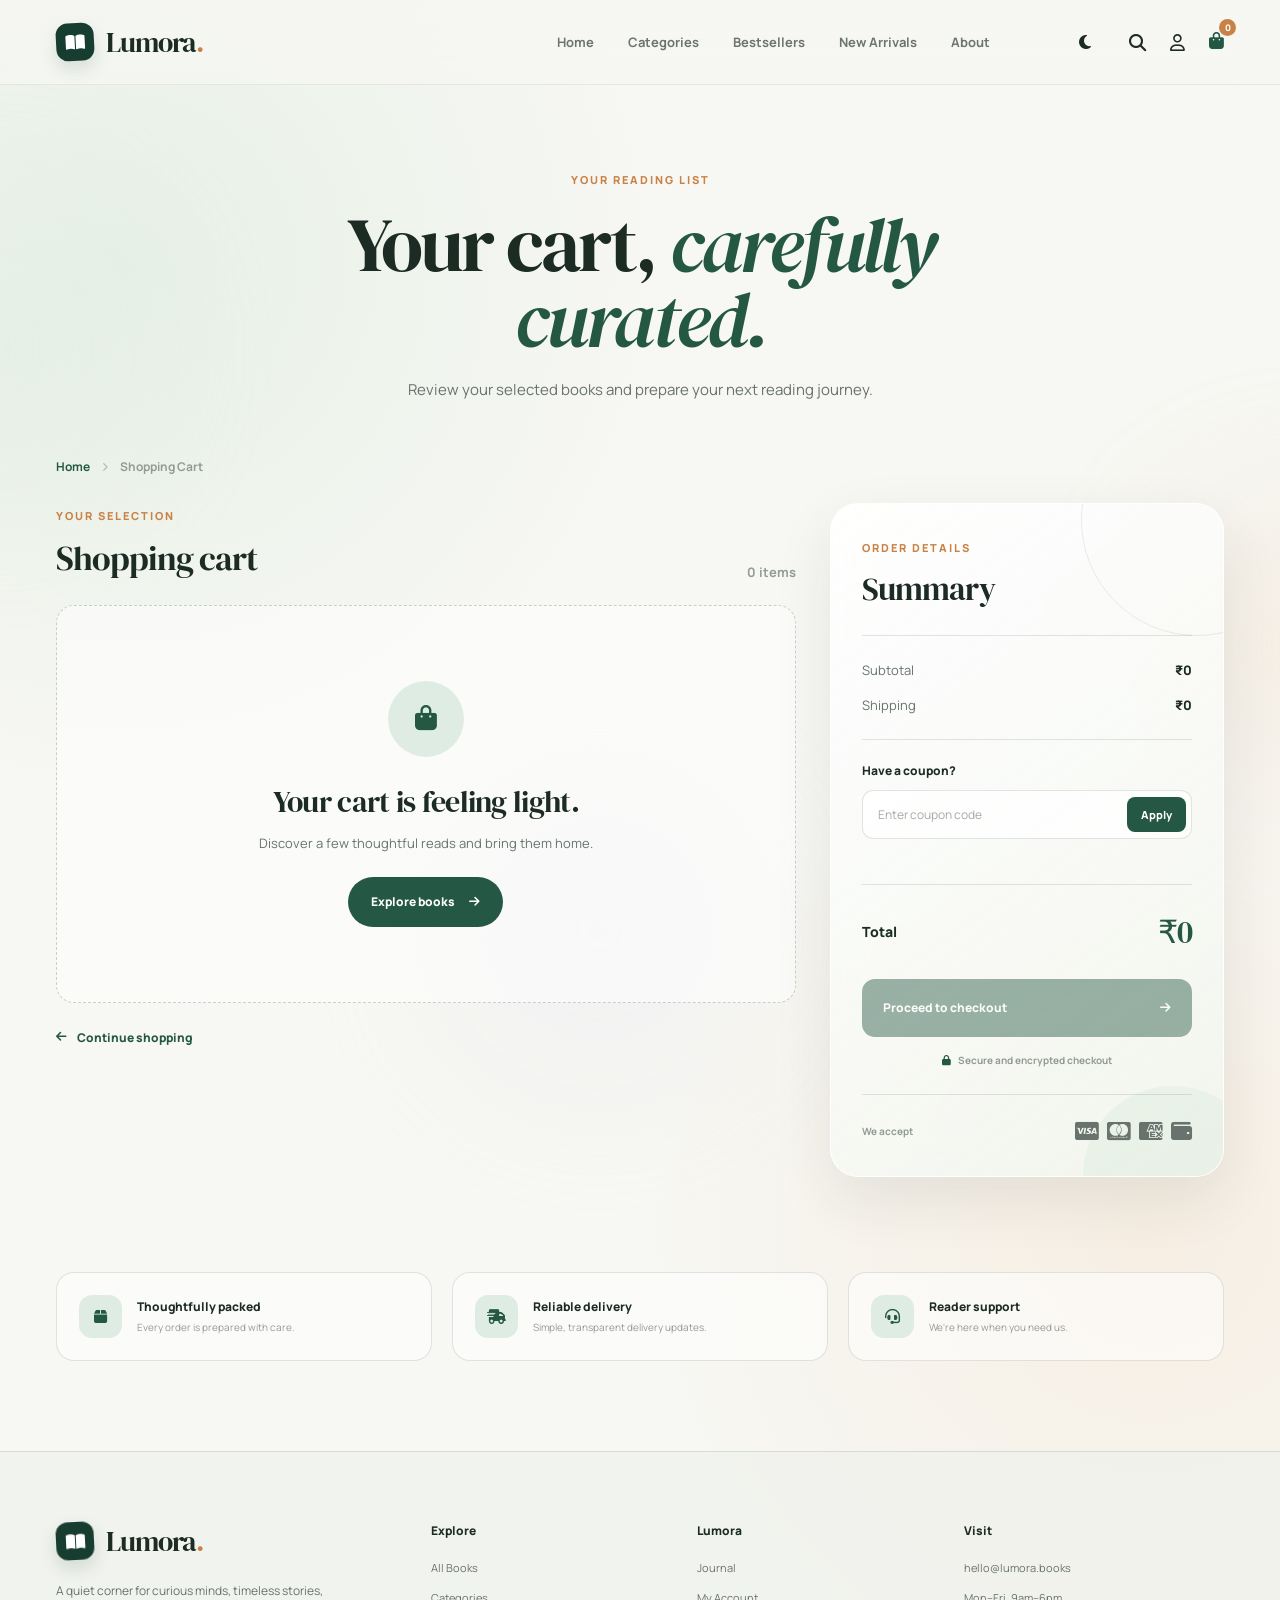
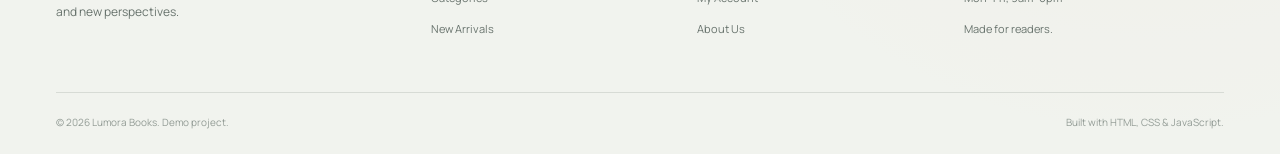
<file: html/cart.html>
<!DOCTYPE html>
<html lang="en">
<head>
  <meta charset="UTF-8">
  <meta name="viewport" content="width=device-width, initial-scale=1.0">

  <title>Your Cart — Lumora</title>

  <meta
    name="description"
    content="Review your selected books and complete your Lumora order."
  >

  <!-- Google Fonts -->
  <link rel="preconnect" href="https://fonts.googleapis.com">
  <link rel="preconnect" href="https://fonts.gstatic.com" crossorigin>

  <link
    href="https://fonts.googleapis.com/css2?family=DM+Serif+Display:ital@0;1&family=Manrope:wght@400;500;600;700;800&display=swap"
    rel="stylesheet"
  >

  <!-- Font Awesome -->
  <link
    rel="stylesheet"
    href="https://cdnjs.cloudflare.com/ajax/libs/font-awesome/6.7.2/css/all.min.css"
  >

  <!-- Cart CSS -->
  <link rel="stylesheet" href="../css/cart.css">

  <!-- Theme Script -->
  <script src="../js/theme.js"></script>
</head>

<body>

  <!-- Decorative Background -->
  <div class="background-orb orb-one"></div>
  <div class="background-orb orb-two"></div>
  <div class="background-orb orb-three"></div>

  <!-- ================= HEADER ================= -->

  <header class="site-header">
    <div class="container navbar">

      <a href="../index.html" class="brand" aria-label="Lumora Home">
        <span class="brand-icon">
          <i class="fa-solid fa-book-open"></i>
        </span>

        <span class="brand-name">
          Lumora<span>.</span>
        </span>
      </a>

      <nav class="nav-links" id="navLinks" aria-label="Main Navigation">
        <a href="../index.html">Home</a>
        <a href="categories.html">Categories</a>
        <a href="books.html">Bestsellers</a>
        <a href="newbooks.html">New Arrivals</a>
        <a href="about.html">About</a>
      </nav>

      <div class="nav-actions">

        <button class="theme-toggle" aria-label="Toggle dark mode" type="button">
          <i class="fa-solid fa-moon"></i>
        </button>

        <a href="search.html" class="nav-icon" aria-label="Search books">
          <i class="fa-solid fa-magnifying-glass"></i>
        </a>

        <a href="account.html" class="nav-icon" aria-label="Account">
          <i class="fa-regular fa-user"></i>
        </a>

        <a href="cart.html" class="nav-icon cart-icon active" aria-label="Shopping cart">
          <i class="fa-solid fa-bag-shopping"></i>
          <span class="cart-count" id="cartCount">0</span>
        </a>

        <button
          class="menu-toggle"
          id="menuToggle"
          aria-label="Toggle navigation"
          aria-expanded="false"
        >
          <i class="fa-solid fa-bars"></i>
        </button>

      </div>

    </div>
  </header>


  <!-- ================= MAIN ================= -->

  <main>

    <!-- Page Hero -->
    <section class="cart-hero">
      <div class="container">

        <span class="eyebrow">
          YOUR READING LIST
        </span>

        <h1>
          Your cart,
          <em>carefully curated.</em>
        </h1>

        <p>
          Review your selected books and prepare your next reading journey.
        </p>

      </div>
    </section>


    <!-- Cart Content -->
    <section class="cart-section">
      <div class="container">

        <!-- Breadcrumb -->
        <div class="breadcrumb">
          <a href="../index.html">Home</a>
          <i class="fa-solid fa-chevron-right"></i>
          <span>Shopping Cart</span>
        </div>

        <div class="cart-layout">

          <!-- ================= CART ITEMS ================= -->

          <div class="cart-main">

            <div class="cart-heading-row">
              <div>
                <span class="section-label">YOUR SELECTION</span>
                <h2>Shopping cart</h2>
              </div>

              <span class="item-count-label" id="itemCountLabel">
                0 items
              </span>
            </div>

            <!-- Cart Items -->
            <div class="cart-items" id="cartItems"></div>

            <!-- Empty Cart -->
            <div class="empty-cart hidden" id="emptyCart">

              <div class="empty-cart-icon">
                <i class="fa-solid fa-bag-shopping"></i>
              </div>

              <h2>Your cart is feeling light.</h2>

              <p>
                Discover a few thoughtful reads and bring them home.
              </p>

              <a href="books.html" class="primary-button">
                Explore books
                <i class="fa-solid fa-arrow-right"></i>
              </a>

            </div>

            <!-- Continue Shopping -->
            <a href="books.html" class="continue-shopping">
              <i class="fa-solid fa-arrow-left"></i>
              Continue shopping
            </a>

          </div>


          <!-- ================= ORDER SUMMARY ================= -->

          <aside class="cart-summary">

            <div class="summary-header">
              <span class="section-label">ORDER DETAILS</span>
              <h2>Summary</h2>
            </div>

            <div class="summary-lines">

              <div class="summary-line">
                <span>Subtotal</span>
                <strong id="subtotal">₹0</strong>
              </div>

              <div class="summary-line">
                <span>Shipping</span>
                <strong id="shipping">₹0</strong>
              </div>

              <div class="summary-line discount-line hidden" id="discountLine">
                <span>Discount</span>
                <strong id="discount">-₹0</strong>
              </div>

            </div>

            <!-- Free Shipping Notice -->
            <div class="shipping-notice" id="shippingNotice">
              <i class="fa-solid fa-truck-fast"></i>

              <p>
                Add books worth <strong id="freeShippingAmount">₹500</strong>
                more for free shipping.
              </p>
            </div>

            <!-- Coupon -->
            <div class="coupon-section">

              <label for="couponInput">
                Have a coupon?
              </label>

              <div class="coupon-input-wrapper">
                <input
                  type="text"
                  id="couponInput"
                  placeholder="Enter coupon code"
                  autocomplete="off"
                >

                <button id="applyCoupon" type="button">
                  Apply
                </button>
              </div>

              <p class="coupon-message" id="couponMessage"></p>

            </div>

            <!-- Total -->
            <div class="summary-total">
              <span>Total</span>
              <strong id="total">₹0</strong>
            </div>

            <!-- Checkout Button -->
            <button class="checkout-button" id="checkoutButton" type="button">
              <span>Proceed to checkout</span>
              <i class="fa-solid fa-arrow-right"></i>
            </button>

            <div class="secure-checkout">
              <i class="fa-solid fa-lock"></i>
              Secure and encrypted checkout
            </div>

            <!-- Payment Methods -->
            <div class="payment-methods">
              <span>We accept</span>

              <div class="payment-icons">
                <span><i class="fa-brands fa-cc-visa"></i></span>
                <span><i class="fa-brands fa-cc-mastercard"></i></span>
                <span><i class="fa-brands fa-cc-amex"></i></span>
                <span><i class="fa-solid fa-wallet"></i></span>
              </div>
            </div>

          </aside>

        </div>

      </div>
    </section>


    <!-- Trust Section -->
    <section class="cart-trust-section">
      <div class="container">

        <div class="trust-grid">

          <div class="trust-card">
            <div class="trust-icon">
              <i class="fa-solid fa-box"></i>
            </div>

            <div>
              <h3>Thoughtfully packed</h3>
              <p>Every order is prepared with care.</p>
            </div>
          </div>

          <div class="trust-card">
            <div class="trust-icon">
              <i class="fa-solid fa-truck-fast"></i>
            </div>

            <div>
              <h3>Reliable delivery</h3>
              <p>Simple, transparent delivery updates.</p>
            </div>
          </div>

          <div class="trust-card">
            <div class="trust-icon">
              <i class="fa-solid fa-headset"></i>
            </div>

            <div>
              <h3>Reader support</h3>
              <p>We're here when you need us.</p>
            </div>
          </div>

        </div>

      </div>
    </section>

  </main>


  <!-- ================= FOOTER ================= -->

  <footer class="site-footer">
    <div class="container">

      <div class="footer-grid">

        <div class="footer-brand">
          <a href="../index.html" class="brand">
            <span class="brand-icon">
              <i class="fa-solid fa-book-open"></i>
            </span>

            <span class="brand-name">
              Lumora<span>.</span>
            </span>
          </a>

          <p>
            A quiet corner for curious minds, timeless stories,
            and new perspectives.
          </p>
        </div>

        <div class="footer-column">
          <h3>Explore</h3>
          <a href="books.html">All Books</a>
          <a href="categories.html">Categories</a>
          <a href="newbooks.html">New Arrivals</a>
        </div>

        <div class="footer-column">
          <h3>Lumora</h3>
          <a href="journal.html">Journal</a>
          <a href="account.html">My Account</a>
          <a href="about.html">About Us</a>
        </div>

        <div class="footer-column">
          <h3>Visit</h3>
          <span>hello@lumora.books</span>
          <span>Mon–Fri, 9am–6pm</span>
          <span>Made for readers.</span>
        </div>

      </div>

      <div class="footer-bottom">
        <span>© 2026 Lumora Books. Demo project.</span>
        <span>Built with HTML, CSS &amp; JavaScript.</span>
      </div>

    </div>
  </footer>


  <!-- Toast -->
  <div class="toast" id="toast">
    <i class="fa-solid fa-check"></i>
    <span id="toastMessage">Cart updated.</span>
  </div>


  <!-- Cart JavaScript -->
  <script src="../js/cart.js"></script>

</body>
</html>
</file>
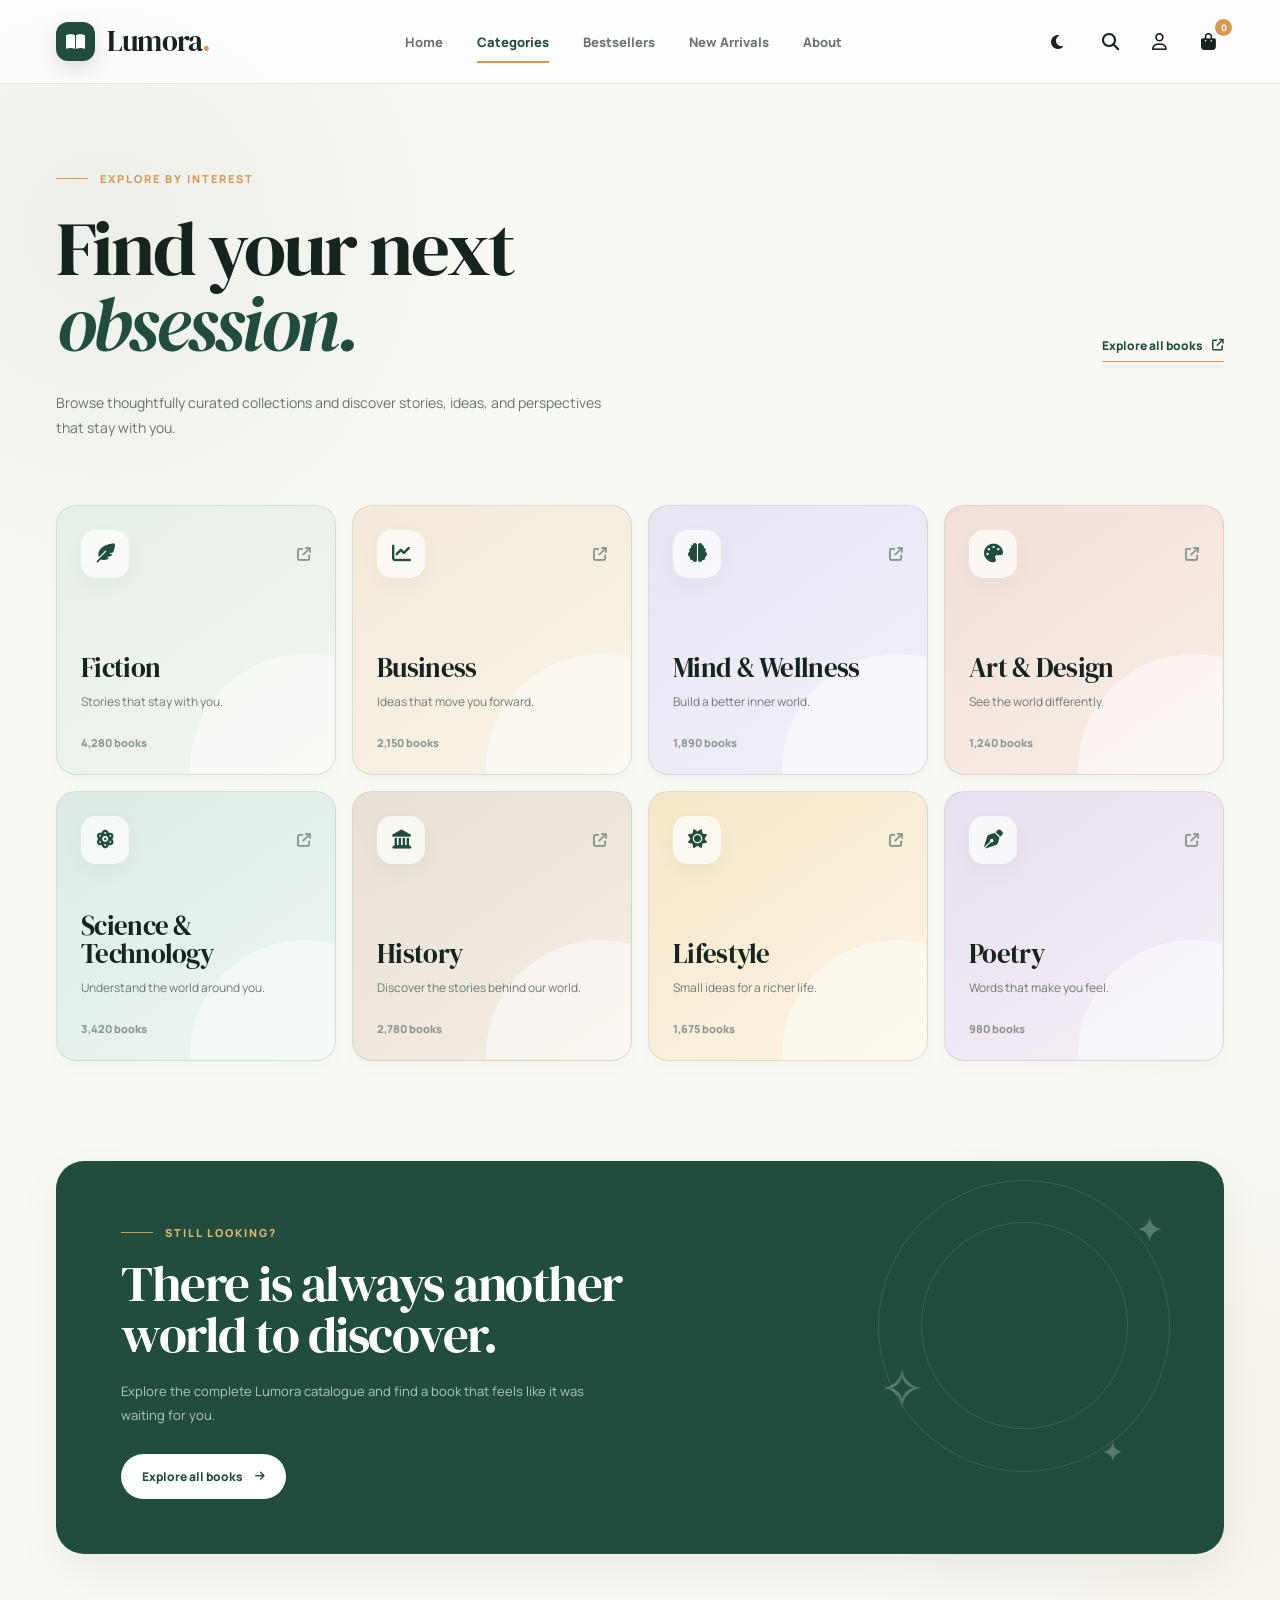
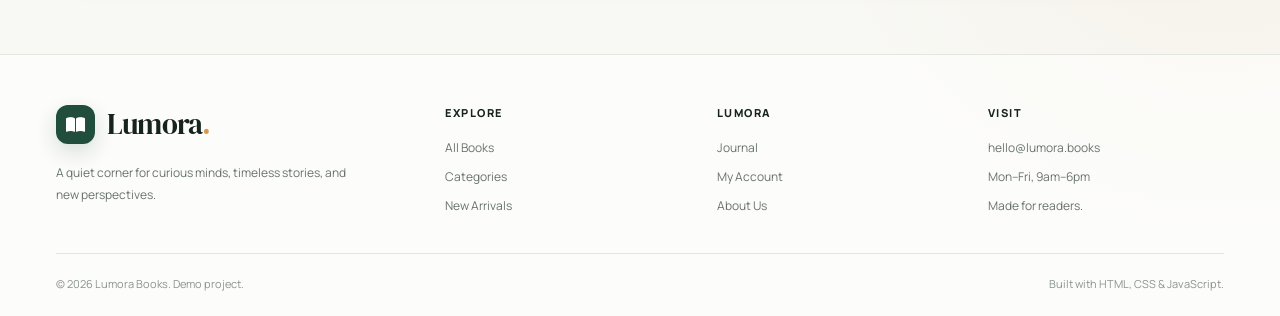
<file: html/categories.html>
<!DOCTYPE html>
<html lang="en">
<head>
  <meta charset="UTF-8">
  <meta name="viewport" content="width=device-width, initial-scale=1.0">

  <title>Explore Categories — Lumora Books</title>

  <meta
    name="description"
    content="Explore Lumora Books categories and discover your next favourite story."
  >

  <!-- Google Fonts -->
  <link rel="preconnect" href="https://fonts.googleapis.com">
  <link rel="preconnect" href="https://fonts.gstatic.com" crossorigin>

  <link
    href="https://fonts.googleapis.com/css2?family=DM+Serif+Display:ital@0;1&family=Manrope:wght@400;500;600;700;800&display=swap"
    rel="stylesheet"
  >

  <!-- Font Awesome -->
  <link
    rel="stylesheet"
    href="https://cdnjs.cloudflare.com/ajax/libs/font-awesome/6.7.2/css/all.min.css"
  >

  <!-- Page CSS -->
  <link rel="stylesheet" href="../css/categories.css">

  <!-- Theme Script -->
  <script src="../js/theme.js"></script>
</head>

<body>

  <!-- ================= HEADER ================= -->

  <header class="site-header">
    <div class="container navbar">

      <!-- Brand -->
      <a href="../index.html" class="brand" aria-label="Lumora Books Home">
        <span class="brand-icon">
          <i class="fa-solid fa-book-open"></i>
        </span>

        <span class="brand-name">
          Lumora<span>.</span>
        </span>
      </a>

      <!-- Desktop Navigation -->
      <nav class="nav-links" aria-label="Main Navigation">
        <a href="../index.html">Home</a>
        <a href="categories.html" class="active">Categories</a>
        <a href="books.html">Bestsellers</a>
        <a href="newbooks.html">New Arrivals</a>
        <a href="about.html">About</a>
      </nav>

      <!-- Header Actions -->
      <div class="nav-actions">

        <button class="theme-toggle" aria-label="Toggle dark mode" type="button">
          <i class="fa-solid fa-moon"></i>
        </button>

        <a href="search.html" class="nav-icon" aria-label="Search Books">
          <i class="fa-solid fa-magnifying-glass"></i>
        </a>

        <a href="account.html" class="nav-icon" aria-label="Account">
          <i class="fa-regular fa-user"></i>
        </a>

        <a href="cart.html" class="nav-icon cart-icon" aria-label="Shopping Cart">
          <i class="fa-solid fa-bag-shopping"></i>
          <span class="cart-count" id="cartCount">0</span>
        </a>

        <!-- Mobile Menu Button -->
        <button
          class="menu-toggle"
          id="menuToggle"
          aria-label="Open Navigation Menu"
          aria-expanded="false"
        >
          <i class="fa-solid fa-bars"></i>
        </button>

      </div>

    </div>
  </header>


  <!-- ================= MAIN CONTENT ================= -->

  <main>

    <!-- Page Hero -->
    <section class="category-hero">
      <div class="container">

        <div class="hero-top">
          <div>
            <span class="eyebrow">Explore by interest</span>

            <h1 class="page-title">
              Find your next
              <em>obsession.</em>
            </h1>
          </div>

          <a href="books.html" class="hero-link">
            Explore all books
            <i class="fa-solid fa-arrow-up-right-from-square"></i>
          </a>
        </div>

        <p class="hero-description">
          Browse thoughtfully curated collections and discover stories,
          ideas, and perspectives that stay with you.
        </p>

      </div>
    </section>


    <!-- Categories Section -->
    <section class="categories-section">
      <div class="container">

        <div class="categories-grid">

          <!-- Fiction -->
          <a
            href="category.html?category=Fiction"
            class="category-card category-fiction"
          >
            <div class="card-top">
              <span class="category-icon">
                <i class="fa-solid fa-feather-pointed"></i>
              </span>

              <span class="card-arrow">
                <i class="fa-solid fa-arrow-up-right-from-square"></i>
              </span>
            </div>

            <div class="card-content">
              <h2>Fiction</h2>

              <p>
                Stories that stay with you.
              </p>

              <span class="book-count">
                4,280 books
              </span>
            </div>
          </a>


          <!-- Business -->
          <a
            href="category.html?category=Business"
            class="category-card category-business"
          >
            <div class="card-top">
              <span class="category-icon">
                <i class="fa-solid fa-chart-line"></i>
              </span>

              <span class="card-arrow">
                <i class="fa-solid fa-arrow-up-right-from-square"></i>
              </span>
            </div>

            <div class="card-content">
              <h2>Business</h2>

              <p>
                Ideas that move you forward.
              </p>

              <span class="book-count">
                2,150 books
              </span>
            </div>
          </a>


          <!-- Mind & Wellness -->
          <a
            href="category.html?category=Mind%20%26%20Wellness"
            class="category-card category-wellness"
          >
            <div class="card-top">
              <span class="category-icon">
                <i class="fa-solid fa-brain"></i>
              </span>

              <span class="card-arrow">
                <i class="fa-solid fa-arrow-up-right-from-square"></i>
              </span>
            </div>

            <div class="card-content">
              <h2>Mind &amp; Wellness</h2>

              <p>
                Build a better inner world.
              </p>

              <span class="book-count">
                1,890 books
              </span>
            </div>
          </a>


          <!-- Art & Design -->
          <a
            href="category.html?category=Art%20%26%20Design"
            class="category-card category-art"
          >
            <div class="card-top">
              <span class="category-icon">
                <i class="fa-solid fa-palette"></i>
              </span>

              <span class="card-arrow">
                <i class="fa-solid fa-arrow-up-right-from-square"></i>
              </span>
            </div>

            <div class="card-content">
              <h2>Art &amp; Design</h2>

              <p>
                See the world differently.
              </p>

              <span class="book-count">
                1,240 books
              </span>
            </div>
          </a>


          <!-- Science & Technology -->
          <a
            href="category.html?category=Science%20%26%20Technology"
            class="category-card category-science"
          >
            <div class="card-top">
              <span class="category-icon">
                <i class="fa-solid fa-atom"></i>
              </span>

              <span class="card-arrow">
                <i class="fa-solid fa-arrow-up-right-from-square"></i>
              </span>
            </div>

            <div class="card-content">
              <h2>Science &amp; Technology</h2>

              <p>
                Understand the world around you.
              </p>

              <span class="book-count">
                3,420 books
              </span>
            </div>
          </a>


          <!-- History -->
          <a
            href="category.html?category=History"
            class="category-card category-history"
          >
            <div class="card-top">
              <span class="category-icon">
                <i class="fa-solid fa-landmark"></i>
              </span>

              <span class="card-arrow">
                <i class="fa-solid fa-arrow-up-right-from-square"></i>
              </span>
            </div>

            <div class="card-content">
              <h2>History</h2>

              <p>
                Discover the stories behind our world.
              </p>

              <span class="book-count">
                2,780 books
              </span>
            </div>
          </a>


          <!-- Lifestyle -->
          <a
            href="category.html?category=Lifestyle"
            class="category-card category-lifestyle"
          >
            <div class="card-top">
              <span class="category-icon">
                <i class="fa-solid fa-sun"></i>
              </span>

              <span class="card-arrow">
                <i class="fa-solid fa-arrow-up-right-from-square"></i>
              </span>
            </div>

            <div class="card-content">
              <h2>Lifestyle</h2>

              <p>
                Small ideas for a richer life.
              </p>

              <span class="book-count">
                1,675 books
              </span>
            </div>
          </a>


          <!-- Poetry -->
          <a
            href="category.html?category=Poetry"
            class="category-card category-poetry"
          >
            <div class="card-top">
              <span class="category-icon">
                <i class="fa-solid fa-pen-nib"></i>
              </span>

              <span class="card-arrow">
                <i class="fa-solid fa-arrow-up-right-from-square"></i>
              </span>
            </div>

            <div class="card-content">
              <h2>Poetry</h2>

              <p>
                Words that make you feel.
              </p>

              <span class="book-count">
                980 books
              </span>
            </div>
          </a>

        </div>

      </div>
    </section>


    <!-- Bottom CTA -->
    <section class="category-cta">
      <div class="container">

        <div class="cta-content">
          <span class="eyebrow">Still looking?</span>

          <h2>
            There is always
            another world to discover.
          </h2>

          <p>
            Explore the complete Lumora catalogue and find a book
            that feels like it was waiting for you.
          </p>

          <a href="books.html" class="primary-button">
            Explore all books
            <i class="fa-solid fa-arrow-right"></i>
          </a>
        </div>

        <div class="cta-decoration">
          <span>✦</span>
          <span>✧</span>
          <span>✦</span>
        </div>

      </div>
    </section>

  </main>


  <!-- ================= FOOTER ================= -->

  <footer class="site-footer">
    <div class="container">

      <div class="footer-grid">

        <div class="footer-brand">
          <a href="../index.html" class="brand">
            <span class="brand-icon">
              <i class="fa-solid fa-book-open"></i>
            </span>

            <span class="brand-name">
              Lumora<span>.</span>
            </span>
          </a>

          <p>
            A quiet corner for curious minds, timeless stories,
            and new perspectives.
          </p>
        </div>

        <div class="footer-column">
          <h3>Explore</h3>
          <a href="books.html">All Books</a>
          <a href="categories.html">Categories</a>
          <a href="newbooks.html">New Arrivals</a>
        </div>

        <div class="footer-column">
          <h3>Lumora</h3>
          <a href="journal.html">Journal</a>
          <a href="account.html">My Account</a>
          <a href="about.html">About Us</a>
        </div>

        <div class="footer-column">
          <h3>Visit</h3>
          <span>hello@lumora.books</span>
          <span>Mon–Fri, 9am–6pm</span>
          <span>Made for readers.</span>
        </div>

      </div>

      <div class="footer-bottom">
        <span>© 2026 Lumora Books. Demo project.</span>
        <span>Built with HTML, CSS &amp; JavaScript.</span>
      </div>

    </div>
  </footer>


  <!-- ================= JAVASCRIPT ================= -->

  <script src="../js/categories.js"></script>

</body>
</html>
</file>
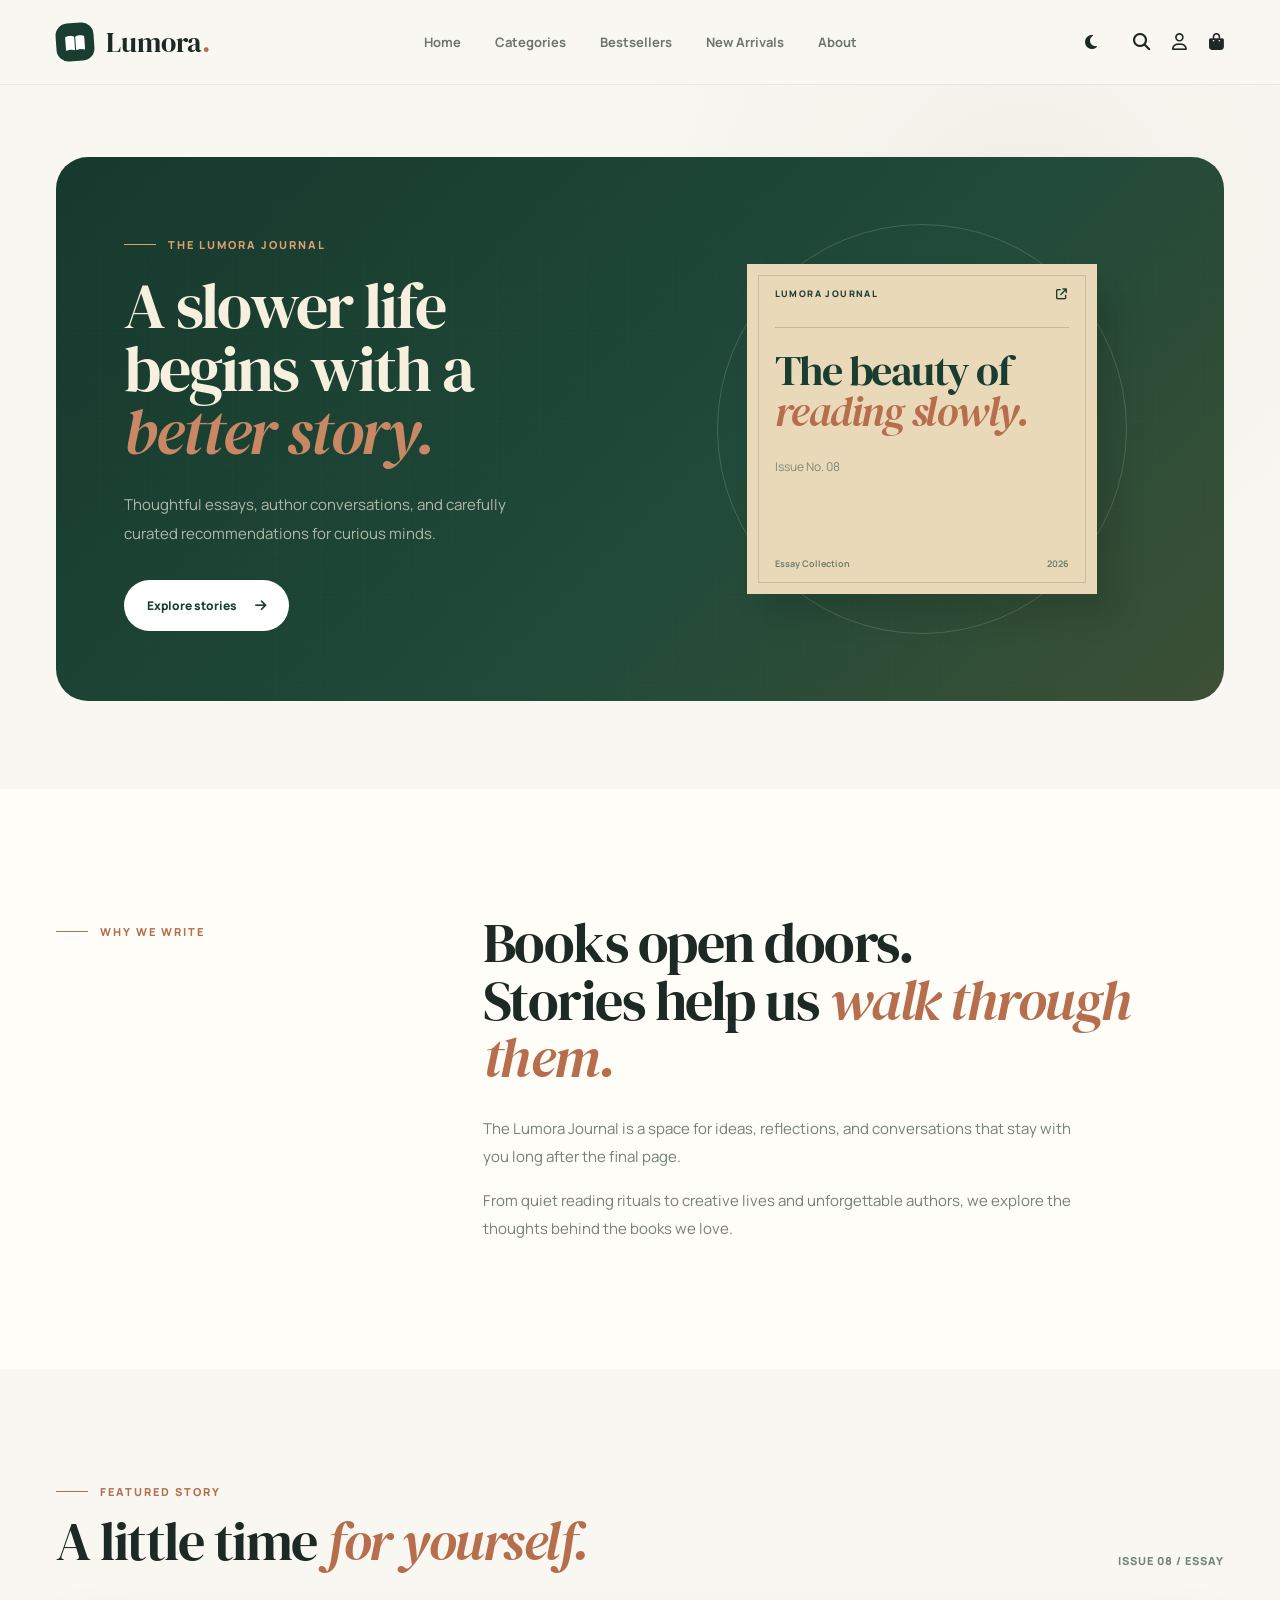
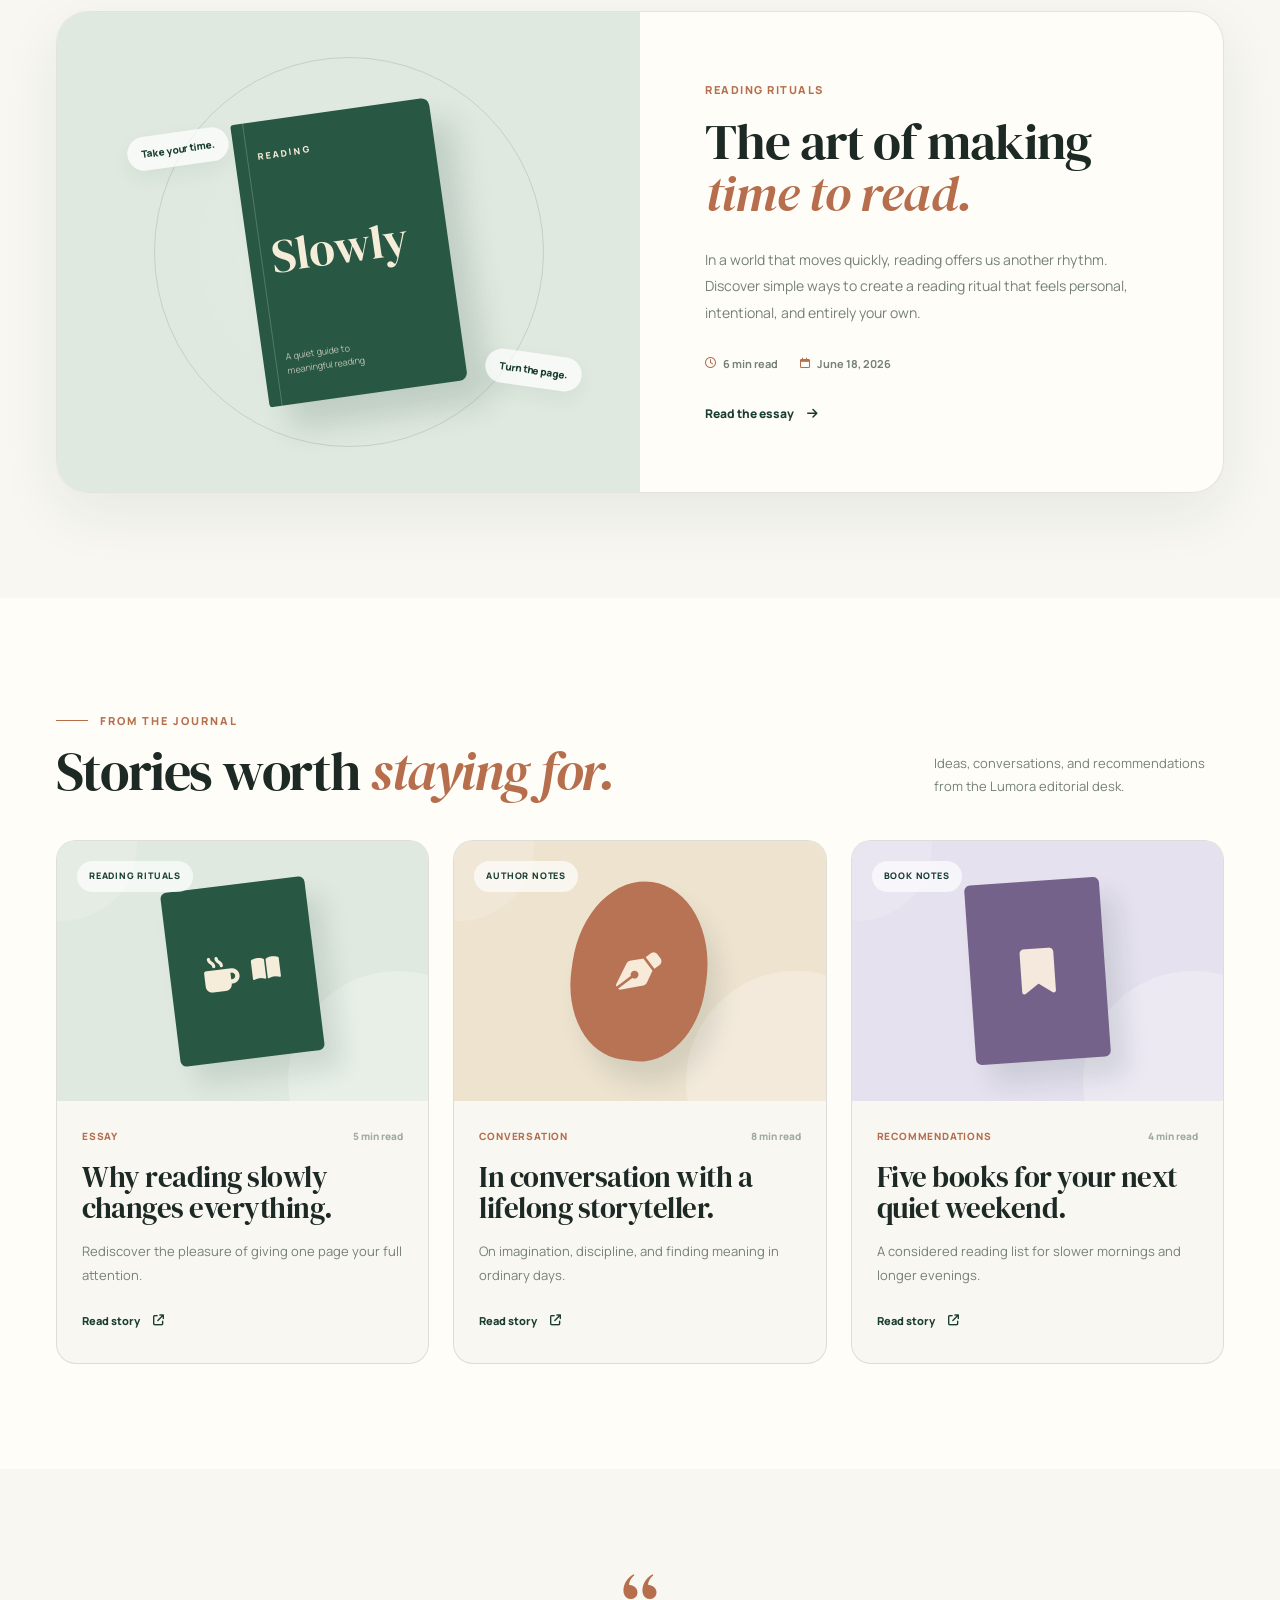
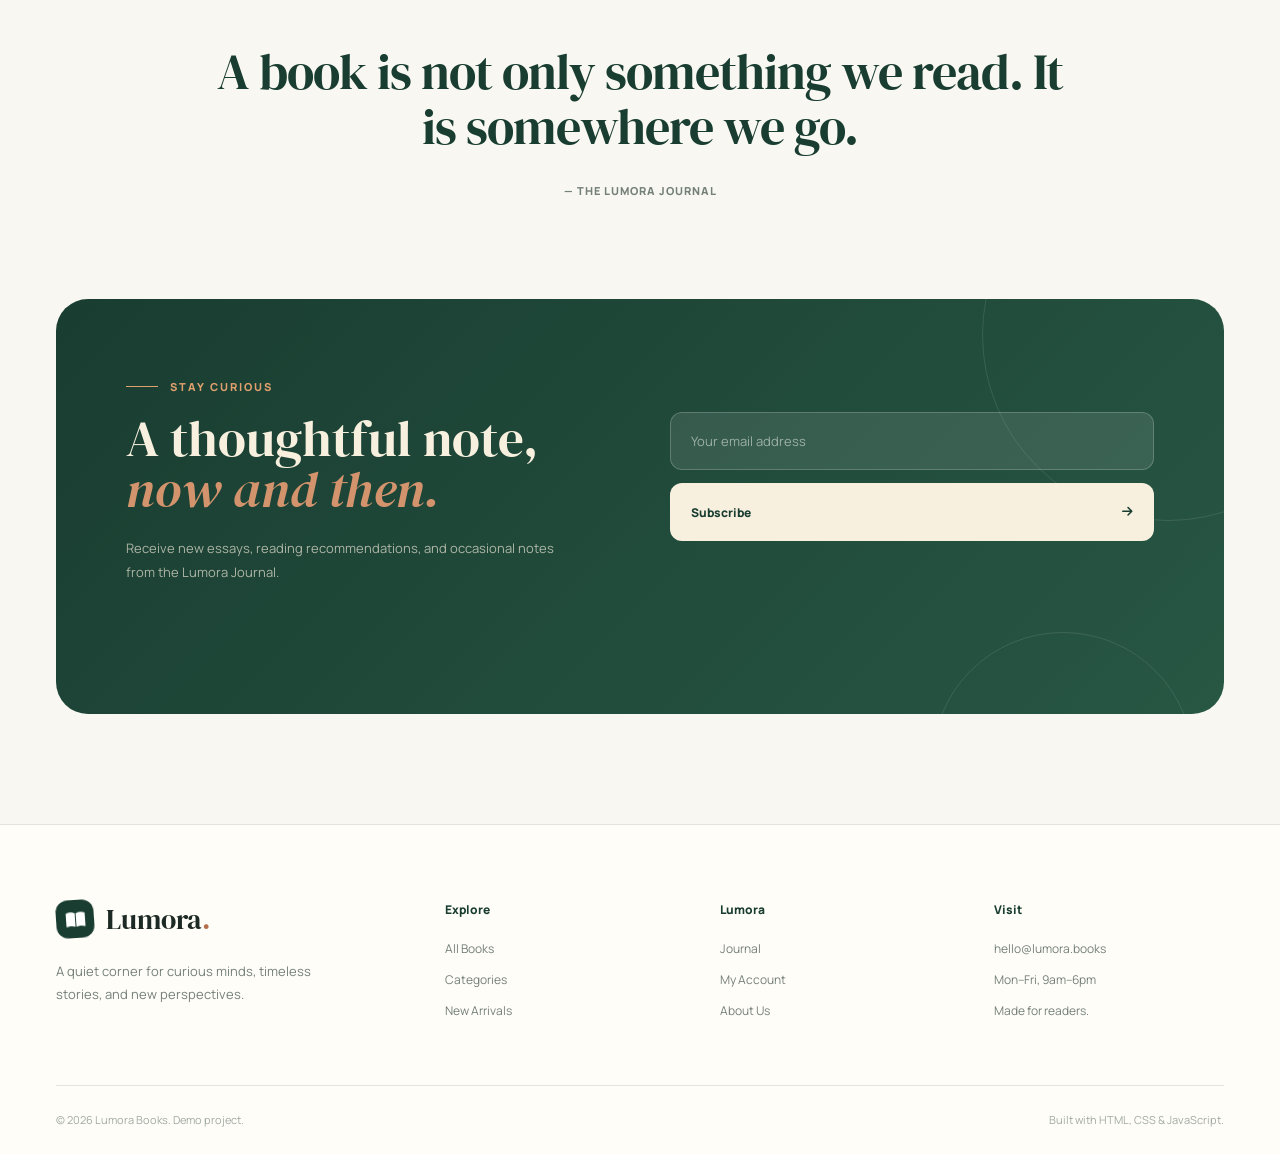
<file: html/journal.html>
<!DOCTYPE html>
<html lang="en">
<head>
  <meta charset="UTF-8">
  <meta name="viewport" content="width=device-width, initial-scale=1.0">

  <title>Lumora Journal — Stories Worth Reading</title>

  <meta
    name="description"
    content="Read the Lumora Journal for thoughtful essays, author conversations, reading recommendations, and ideas worth exploring."
  >

  <!-- Google Fonts -->
  <link rel="preconnect" href="https://fonts.googleapis.com">
  <link rel="preconnect" href="https://fonts.gstatic.com" crossorigin>

  <link
    href="https://fonts.googleapis.com/css2?family=DM+Serif+Display:ital@0;1&family=Manrope:wght@400;500;600;700;800&display=swap"
    rel="stylesheet"
  >

  <!-- Font Awesome -->
  <link
    rel="stylesheet"
    href="https://cdnjs.cloudflare.com/ajax/libs/font-awesome/6.7.2/css/all.min.css"
  >

  <!-- Journal CSS -->
  <link rel="stylesheet" href="../css/journal.css">

  <!-- Theme Script -->
  <script src="../js/theme.js"></script>
</head>

<body>

  <!-- =====================================================
       HEADER
  ====================================================== -->

  <header class="site-header">
    <div class="container navbar">

      <a href="../index.html" class="brand" aria-label="Lumora Home">

        <span class="brand-icon">
          <i class="fa-solid fa-book-open"></i>
        </span>

        <span class="brand-name">
          Lumora<span>.</span>
        </span>

      </a>

      <nav class="nav-links" id="navLinks" aria-label="Main Navigation">
        <a href="../index.html">Home</a>
        <a href="categories.html">Categories</a>
        <a href="books.html">Bestsellers</a>
        <a href="newbooks.html">New Arrivals</a>
        <a href="about.html">About</a>
      </nav>

      <div class="nav-actions">

        <button class="theme-toggle" aria-label="Toggle dark mode" type="button">
          <i class="fa-solid fa-moon"></i>
        </button>

        <a href="search.html" class="nav-icon" aria-label="Search">
          <i class="fa-solid fa-magnifying-glass"></i>
        </a>

        <a href="account.html" class="nav-icon" aria-label="Account">
          <i class="fa-regular fa-user"></i>
        </a>

        <a href="cart.html" class="nav-icon cart-icon" aria-label="Shopping Cart">
          <i class="fa-solid fa-bag-shopping"></i>
          <span class="cart-count" id="cartCount">0</span>
        </a>

        <button
          class="menu-toggle"
          id="menuToggle"
          type="button"
          aria-label="Toggle Navigation"
          aria-expanded="false"
        >
          <i class="fa-solid fa-bars"></i>
        </button>

      </div>

    </div>
  </header>


  <!-- =====================================================
       MAIN CONTENT
  ====================================================== -->

  <main>

    <!-- ===================================================
         JOURNAL HERO
    ==================================================== -->

    <section class="journal-hero">
      <div class="container">

        <div class="journal-hero-content">

          <div class="journal-hero-copy">

            <span class="eyebrow">
              The Lumora Journal
            </span>

            <h1>
              A slower life
              <br>
              begins with a
              <em>better story.</em>
            </h1>

            <p>
              Thoughtful essays, author conversations, and carefully
              curated recommendations for curious minds.
            </p>

            <a href="#latest-stories" class="primary-button">
              Explore stories
              <i class="fa-solid fa-arrow-right"></i>
            </a>

          </div>

          <div class="journal-cover-wrapper">

            <div class="journal-orbit orbit-one"></div>
            <div class="journal-orbit orbit-two"></div>

            <div class="journal-cover">

              <div class="journal-cover-top">
                <span>LUMORA JOURNAL</span>

                <i class="fa-solid fa-arrow-up-right-from-square"></i>
              </div>

              <div class="journal-cover-line"></div>

              <h2>
                The beauty of
                <em>reading slowly.</em>
              </h2>

              <p class="journal-issue">
                Issue No. 08
              </p>

              <div class="journal-cover-bottom">
                <span>Essay Collection</span>
                <span>2026</span>
              </div>

            </div>

          </div>

        </div>

      </div>
    </section>


    <!-- ===================================================
         INTRODUCTION
    ==================================================== -->

    <section class="journal-intro">
      <div class="container">

        <div class="intro-grid">

          <div class="intro-label">
            <span class="eyebrow">
              Why we write
            </span>
          </div>

          <div class="intro-content">

            <h2>
              Books open doors.
              <br>
              Stories help us
              <em>walk through them.</em>
            </h2>

            <p>
              The Lumora Journal is a space for ideas, reflections,
              and conversations that stay with you long after the
              final page.
            </p>

            <p>
              From quiet reading rituals to creative lives and
              unforgettable authors, we explore the thoughts behind
              the books we love.
            </p>

          </div>

        </div>

      </div>
    </section>


    <!-- ===================================================
         FEATURED STORY
    ==================================================== -->

    <section class="featured-story-section">
      <div class="container">

        <div class="section-heading-row">

          <div>
            <span class="eyebrow">
              Featured story
            </span>

            <h2>
              A little time
              <em>for yourself.</em>
            </h2>
          </div>

          <span class="issue-label">
            Issue 08 / Essay
          </span>

        </div>

        <article class="featured-story">

          <div class="featured-story-visual">

            <div class="visual-circle"></div>

            <div class="visual-book">
              <div class="visual-book-spine"></div>

              <span>READING</span>

              <strong>
                Slowly
              </strong>

              <small>
                A quiet guide to
                meaningful reading
              </small>
            </div>

            <span class="visual-note note-one">
              Take your time.
            </span>

            <span class="visual-note note-two">
              Turn the page.
            </span>

          </div>

          <div class="featured-story-content">

            <span class="story-category">
              Reading Rituals
            </span>

            <h3>
              The art of making
              <em>time to read.</em>
            </h3>

            <p>
              In a world that moves quickly, reading offers us
              another rhythm. Discover simple ways to create a
              reading ritual that feels personal, intentional,
              and entirely your own.
            </p>

            <div class="story-meta">
              <span>
                <i class="fa-regular fa-clock"></i>
                6 min read
              </span>

              <span>
                <i class="fa-regular fa-calendar"></i>
                June 18, 2026
              </span>
            </div>

            <a href="#story-reading" class="text-link">
              Read the essay
              <i class="fa-solid fa-arrow-right"></i>
            </a>

          </div>

        </article>

      </div>
    </section>


    <!-- ===================================================
         LATEST STORIES
    ==================================================== -->

    <section class="latest-stories-section" id="latest-stories">
      <div class="container">

        <div class="section-heading-row">

          <div>
            <span class="eyebrow">
              From the journal
            </span>

            <h2>
              Stories worth
              <em>staying for.</em>
            </h2>
          </div>

          <p class="section-description">
            Ideas, conversations, and recommendations
            from the Lumora editorial desk.
          </p>

        </div>

        <div class="stories-grid">

          <!-- Story 1 -->
          <article class="story-card">

            <div class="story-image story-image-one">
              <span class="story-image-label">
                Reading Rituals
              </span>

              <div class="story-image-object">
                <i class="fa-solid fa-mug-hot"></i>
                <i class="fa-solid fa-book-open"></i>
              </div>
            </div>

            <div class="story-card-content">

              <div class="story-card-meta">
                <span>Essay</span>
                <span>5 min read</span>
              </div>

              <h3>
                Why reading slowly
                changes everything.
              </h3>

              <p>
                Rediscover the pleasure of giving
                one page your full attention.
              </p>

              <a href="#story-reading" class="story-link">
                Read story
                <i class="fa-solid fa-arrow-up-right-from-square"></i>
              </a>

            </div>

          </article>


          <!-- Story 2 -->
          <article class="story-card">

            <div class="story-image story-image-two">
              <span class="story-image-label">
                Author Notes
              </span>

              <div class="story-image-object author-object">
                <i class="fa-solid fa-pen-nib"></i>
              </div>
            </div>

            <div class="story-card-content">

              <div class="story-card-meta">
                <span>Conversation</span>
                <span>8 min read</span>
              </div>

              <h3>
                In conversation with
                a lifelong storyteller.
              </h3>

              <p>
                On imagination, discipline, and
                finding meaning in ordinary days.
              </p>

              <a href="#story-author" class="story-link">
                Read story
                <i class="fa-solid fa-arrow-up-right-from-square"></i>
              </a>

            </div>

          </article>


          <!-- Story 3 -->
          <article class="story-card">

            <div class="story-image story-image-three">
              <span class="story-image-label">
                Book Notes
              </span>

              <div class="story-image-object">
                <i class="fa-solid fa-bookmark"></i>
              </div>
            </div>

            <div class="story-card-content">

              <div class="story-card-meta">
                <span>Recommendations</span>
                <span>4 min read</span>
              </div>

              <h3>
                Five books for your
                next quiet weekend.
              </h3>

              <p>
                A considered reading list for
                slower mornings and longer evenings.
              </p>

              <a href="#story-books" class="story-link">
                Read story
                <i class="fa-solid fa-arrow-up-right-from-square"></i>
              </a>

            </div>

          </article>

        </div>

      </div>
    </section>


    <!-- ===================================================
         READING QUOTE
    ==================================================== -->

    <section class="journal-quote-section">
      <div class="container">

        <div class="journal-quote">

          <span class="quote-mark">“</span>

          <blockquote>
            A book is not only something we read.
            It is somewhere we go.
          </blockquote>

          <span class="quote-author">
            — The Lumora Journal
          </span>

        </div>

      </div>
    </section>


    <!-- ===================================================
         NEWSLETTER
    ==================================================== -->

    <section class="journal-newsletter-section">
      <div class="container">

        <div class="newsletter-card">

          <div class="newsletter-copy">

            <span class="eyebrow">
              Stay curious
            </span>

            <h2>
              A thoughtful note,
              <em>now and then.</em>
            </h2>

            <p>
              Receive new essays, reading recommendations,
              and occasional notes from the Lumora Journal.
            </p>

          </div>

          <form class="newsletter-form" id="newsletterForm">

            <label for="newsletterEmail" class="sr-only">
              Email address
            </label>

            <input
              type="email"
              id="newsletterEmail"
              placeholder="Your email address"
              required
            >

            <button type="submit">
              Subscribe
              <i class="fa-solid fa-arrow-right"></i>
            </button>

          </form>

          <p class="newsletter-message" id="newsletterMessage"></p>

        </div>

      </div>
    </section>

  </main>


  <!-- =====================================================
       FOOTER
  ====================================================== -->

  <footer class="site-footer">
    <div class="container">

      <div class="footer-grid">

        <div class="footer-brand">

          <a href="../index.html" class="brand">

            <span class="brand-icon">
              <i class="fa-solid fa-book-open"></i>
            </span>

            <span class="brand-name">
              Lumora<span>.</span>
            </span>

          </a>

          <p>
            A quiet corner for curious minds, timeless stories,
            and new perspectives.
          </p>

        </div>

        <div class="footer-column">
          <h3>Explore</h3>
          <a href="books.html">All Books</a>
          <a href="categories.html">Categories</a>
          <a href="newbooks.html">New Arrivals</a>
        </div>

        <div class="footer-column">
          <h3>Lumora</h3>
          <a href="journal.html">Journal</a>
          <a href="account.html">My Account</a>
          <a href="about.html">About Us</a>
        </div>

        <div class="footer-column">
          <h3>Visit</h3>
          <span>hello@lumora.books</span>
          <span>Mon–Fri, 9am–6pm</span>
          <span>Made for readers.</span>
        </div>

      </div>

      <div class="footer-bottom">
        <span>© 2026 Lumora Books. Demo project.</span>
        <span>Built with HTML, CSS &amp; JavaScript.</span>
      </div>

    </div>
  </footer>


  <!-- Journal JavaScript -->
  <script src="../js/journal.js"></script>

</body>
</html>
</file>
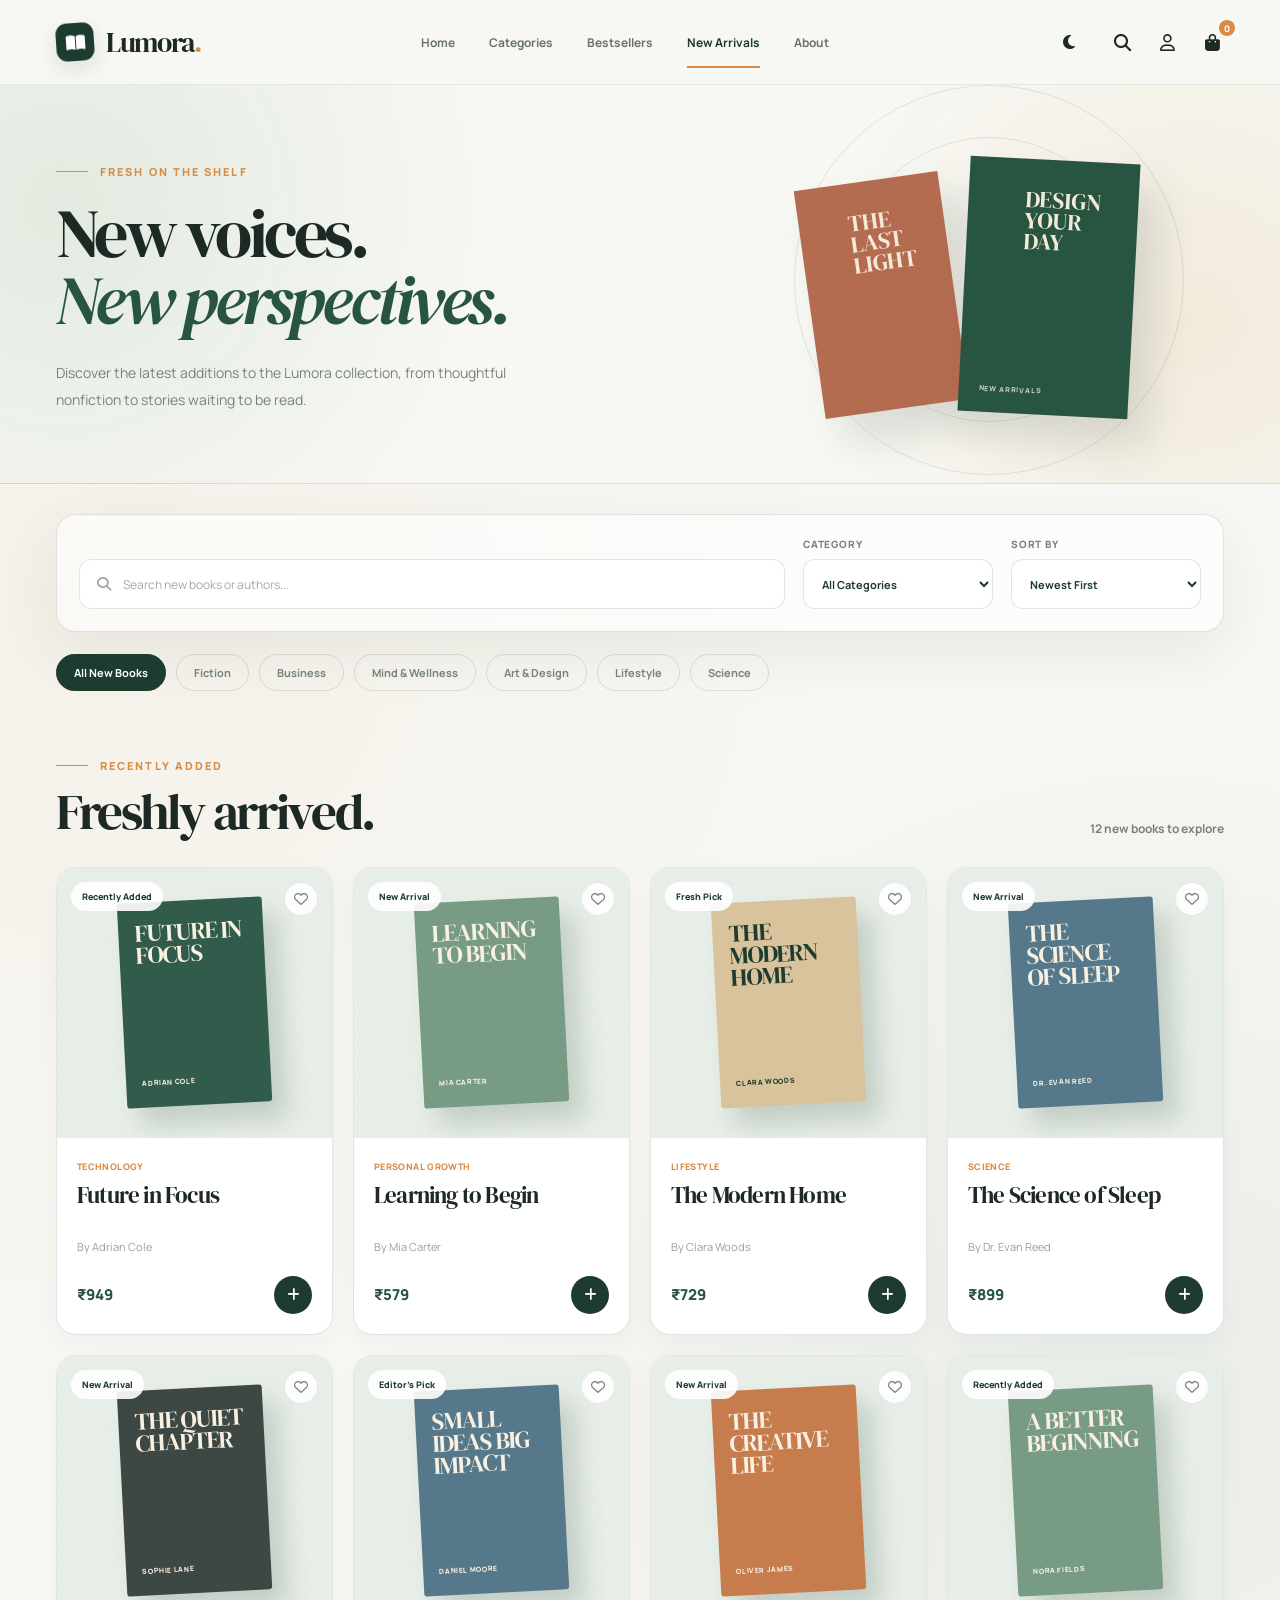
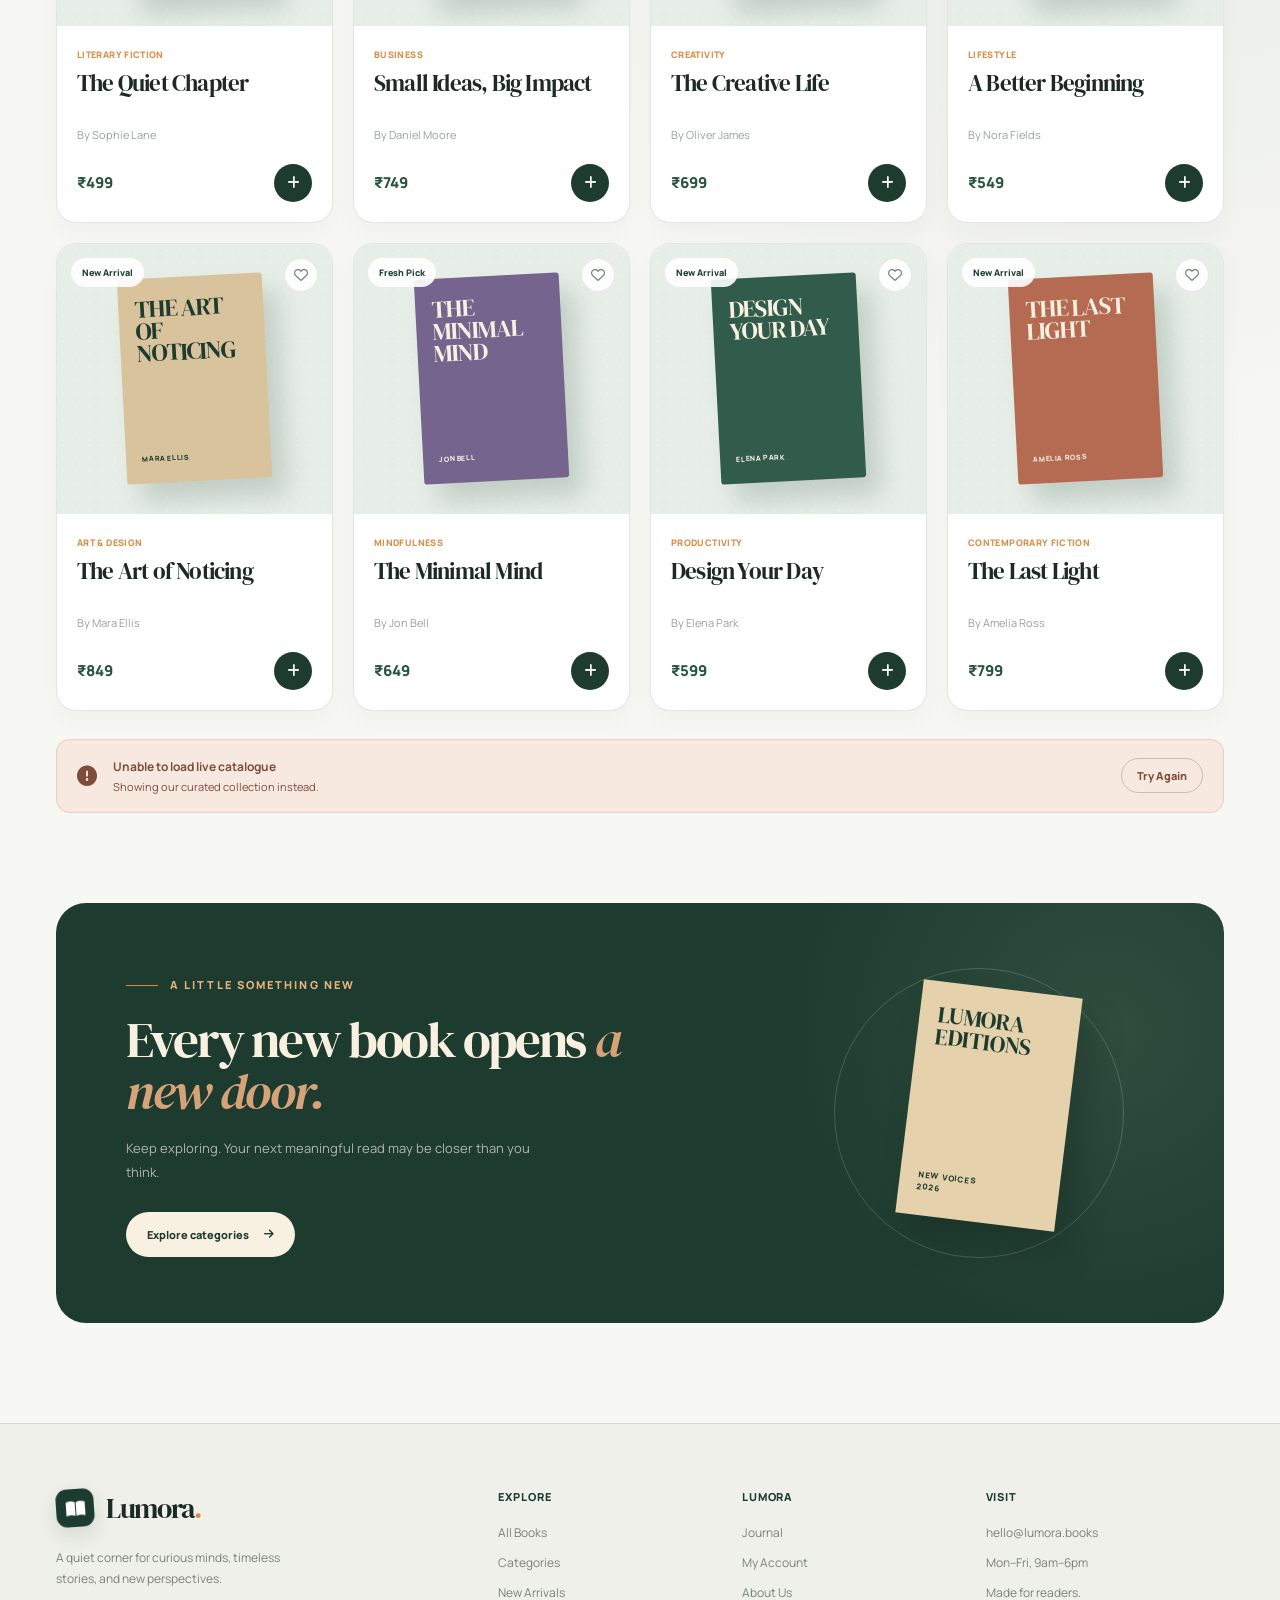
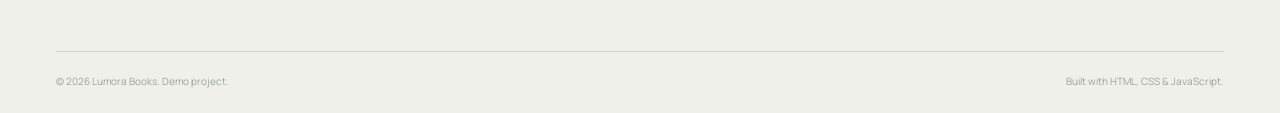
<file: html/newbooks.html>
<!DOCTYPE html>
<html lang="en">
<head>
  <meta charset="UTF-8">
  <meta name="viewport" content="width=device-width, initial-scale=1.0">

  <title>New Arrivals — Lumora</title>

  <meta
    name="description"
    content="Explore the newest books at Lumora. Discover fresh stories, thoughtful ideas, and inspiring new voices."
  >

  <!-- Google Fonts -->
  <link rel="preconnect" href="https://fonts.googleapis.com">
  <link rel="preconnect" href="https://fonts.gstatic.com" crossorigin>

  <link
    href="https://fonts.googleapis.com/css2?family=DM+Serif+Display:ital@0;1&family=Manrope:wght@400;500;600;700;800&display=swap"
    rel="stylesheet"
  >

  <!-- Font Awesome -->
  <link
    rel="stylesheet"
    href="https://cdnjs.cloudflare.com/ajax/libs/font-awesome/6.7.2/css/all.min.css"
  >

  <!-- Page CSS -->
  <link rel="stylesheet" href="../css/newbooks.css">

  <!-- Theme Script -->
  <script src="../js/theme.js"></script>
</head>

<body>

  <!-- ================= HEADER ================= -->

  <header class="site-header">
    <div class="container navbar">

      <!-- Brand -->
      <a href="../index.html" class="brand" aria-label="Lumora Home">
        <span class="brand-icon">
          <i class="fa-solid fa-book-open"></i>
        </span>

        <span class="brand-name">
          Lumora<span>.</span>
        </span>
      </a>

      <!-- Navigation -->
      <nav class="nav-links" id="navLinks" aria-label="Main Navigation">
        <a href="../index.html">Home</a>
        <a href="categories.html">Categories</a>
        <a href="books.html">Bestsellers</a>
        <a href="newbooks.html" class="active">New Arrivals</a>
        <a href="about.html">About</a>
      </nav>

      <!-- Actions -->
      <div class="nav-actions">

        <button class="theme-toggle" aria-label="Toggle dark mode" type="button">
          <i class="fa-solid fa-moon"></i>
        </button>

        <button
          class="nav-icon search-trigger"
          id="searchTrigger"
          aria-label="Focus search"
          type="button"
        >
          <i class="fa-solid fa-magnifying-glass"></i>
        </button>

        <a
          href="account.html"
          class="nav-icon"
          aria-label="My Account"
        >
          <i class="fa-regular fa-user"></i>
        </a>

        <a
          href="cart.html"
          class="nav-icon cart-icon"
          aria-label="Shopping Cart"
        >
          <i class="fa-solid fa-bag-shopping"></i>
          <span class="cart-count" id="cartCount">0</span>
        </a>

        <button
          class="menu-toggle"
          id="menuToggle"
          aria-label="Toggle Navigation"
          aria-expanded="false"
          type="button"
        >
          <i class="fa-solid fa-bars"></i>
        </button>

      </div>

    </div>
  </header>


  <!-- ================= MAIN ================= -->

  <main>

    <!-- Hero -->
    <section class="new-hero">
      <div class="container">

        <div class="hero-content">
          <span class="eyebrow">
            Fresh on the shelf
          </span>

          <h1>
            New voices.
            <em>New perspectives.</em>
          </h1>

          <p>
            Discover the latest additions to the Lumora collection,
            from thoughtful nonfiction to stories waiting to be read.
          </p>
        </div>

        <div class="hero-decoration" aria-hidden="true">
          <div class="decor-circle circle-one"></div>
          <div class="decor-circle circle-two"></div>
          <div class="decor-book book-one">
            <span>THE<br>LAST<br>LIGHT</span>
          </div>
          <div class="decor-book book-two">
            <span>DESIGN<br>YOUR<br>DAY</span>
          </div>
        </div>

      </div>
    </section>


    <!-- Toolbar -->
    <section class="toolbar-section">
      <div class="container">

        <div class="toolbar">

          <!-- Search -->
          <div class="search-box">
            <i class="fa-solid fa-magnifying-glass"></i>

            <input
              type="search"
              id="bookSearch"
              placeholder="Search new books or authors..."
              aria-label="Search new books"
            >
          </div>

          <!-- Category -->
          <div class="filter-control">
            <label for="categoryFilter">Category</label>

            <select id="categoryFilter">
              <option value="all">All Categories</option>
              <option value="fiction">Fiction</option>
              <option value="business">Business</option>
              <option value="wellness">Mind &amp; Wellness</option>
              <option value="art">Art &amp; Design</option>
              <option value="lifestyle">Lifestyle</option>
              <option value="science">Science &amp; Technology</option>
            </select>
          </div>

          <!-- Sort -->
          <div class="filter-control">
            <label for="sortBooks">Sort by</label>

            <select id="sortBooks">
              <option value="newest">Newest First</option>
              <option value="title-asc">Title: A–Z</option>
              <option value="title-desc">Title: Z–A</option>
              <option value="price-low">Price: Low to High</option>
              <option value="price-high">Price: High to Low</option>
            </select>
          </div>

        </div>

        <!-- Category Pills -->
        <div class="category-pills" aria-label="New book categories">

          <button
            class="category-pill active"
            data-category="all"
            type="button"
          >
            All New Books
          </button>

          <button
            class="category-pill"
            data-category="fiction"
            type="button"
          >
            Fiction
          </button>

          <button
            class="category-pill"
            data-category="business"
            type="button"
          >
            Business
          </button>

          <button
            class="category-pill"
            data-category="wellness"
            type="button"
          >
            Mind &amp; Wellness
          </button>

          <button
            class="category-pill"
            data-category="art"
            type="button"
          >
            Art &amp; Design
          </button>

          <button
            class="category-pill"
            data-category="lifestyle"
            type="button"
          >
            Lifestyle
          </button>

          <button
            class="category-pill"
            data-category="science"
            type="button"
          >
            Science
          </button>

        </div>

      </div>
    </section>


    <!-- Books Section -->
    <section class="books-section">
      <div class="container">

        <div class="section-heading">
          <div>
            <span class="eyebrow">Recently added</span>
            <h2>Freshly arrived.</h2>
          </div>

          <p id="resultsText">
            Discovering new books...
          </p>
        </div>


        <!-- Loading Skeleton -->
        <div
          class="books-grid skeleton-grid"
          id="skeletonGrid"
          aria-hidden="true"
        >

          <div class="book-skeleton">
            <div class="skeleton-cover"></div>
            <div class="skeleton-line"></div>
            <div class="skeleton-line short"></div>
            <div class="skeleton-line tiny"></div>
          </div>

          <div class="book-skeleton">
            <div class="skeleton-cover"></div>
            <div class="skeleton-line"></div>
            <div class="skeleton-line short"></div>
            <div class="skeleton-line tiny"></div>
          </div>

          <div class="book-skeleton">
            <div class="skeleton-cover"></div>
            <div class="skeleton-line"></div>
            <div class="skeleton-line short"></div>
            <div class="skeleton-line tiny"></div>
          </div>

          <div class="book-skeleton">
            <div class="skeleton-cover"></div>
            <div class="skeleton-line"></div>
            <div class="skeleton-line short"></div>
            <div class="skeleton-line tiny"></div>
          </div>

        </div>


        <!-- Dynamic Books -->
        <div
          class="books-grid"
          id="booksGrid"
          aria-live="polite"
        ></div>


        <!-- Empty State -->
        <div
          class="empty-state hidden"
          id="emptyState"
        >
          <div class="empty-icon">
            <i class="fa-solid fa-book-open"></i>
          </div>

          <h3>No new books found</h3>

          <p>
            Try another search term or select a different category.
          </p>

          <button
            class="reset-button"
            id="resetFilters"
            type="button"
          >
            Reset filters
          </button>
        </div>


        <!-- Error Banner -->
        <div
          class="error-banner hidden"
          id="errorBanner"
          role="alert"
        >
          <i class="fa-solid fa-circle-exclamation"></i>

          <div>
            <strong>Unable to load live catalogue</strong>
            <p>
              Showing our curated collection instead.
            </p>
          </div>

          <button
            id="retryButton"
            type="button"
          >
            Try Again
          </button>
        </div>

      </div>
    </section>


    <!-- Editorial CTA -->
    <section class="editorial-section">
      <div class="container">

        <div class="editorial-card">

          <div class="editorial-content">
            <span class="eyebrow">A little something new</span>

            <h2>
              Every new book opens
              <em>a new door.</em>
            </h2>

            <p>
              Keep exploring. Your next meaningful read may be
              closer than you think.
            </p>

            <a href="categories.html" class="primary-button">
              Explore categories
              <i class="fa-solid fa-arrow-right"></i>
            </a>
          </div>

          <div class="editorial-art" aria-hidden="true">
            <div class="art-ring"></div>
            <div class="art-book">
              <span>LUMORA<br>EDITIONS</span>
              <small>NEW VOICES<br>2026</small>
            </div>
          </div>

        </div>

      </div>
    </section>

  </main>


  <!-- ================= FOOTER ================= -->

  <footer class="site-footer">
    <div class="container">

      <div class="footer-grid">

        <div class="footer-brand">
          <a href="../index.html" class="brand">
            <span class="brand-icon">
              <i class="fa-solid fa-book-open"></i>
            </span>

            <span class="brand-name">
              Lumora<span>.</span>
            </span>
          </a>

          <p>
            A quiet corner for curious minds, timeless stories,
            and new perspectives.
          </p>
        </div>

        <div class="footer-column">
          <h3>Explore</h3>
          <a href="books.html">All Books</a>
          <a href="categories.html">Categories</a>
          <a href="newbooks.html">New Arrivals</a>
        </div>

        <div class="footer-column">
          <h3>Lumora</h3>
          <a href="journal.html">Journal</a>
          <a href="account.html">My Account</a>
          <a href="about.html">About Us</a>
        </div>

        <div class="footer-column">
          <h3>Visit</h3>
          <span>hello@lumora.books</span>
          <span>Mon–Fri, 9am–6pm</span>
          <span>Made for readers.</span>
        </div>

      </div>

      <div class="footer-bottom">
        <span>© 2026 Lumora Books. Demo project.</span>
        <span>Built with HTML, CSS &amp; JavaScript.</span>
      </div>

    </div>
  </footer>


  <!-- Page JavaScript -->
  <script src="../js/newbooks.js"></script>

</body>
</html>
</file>
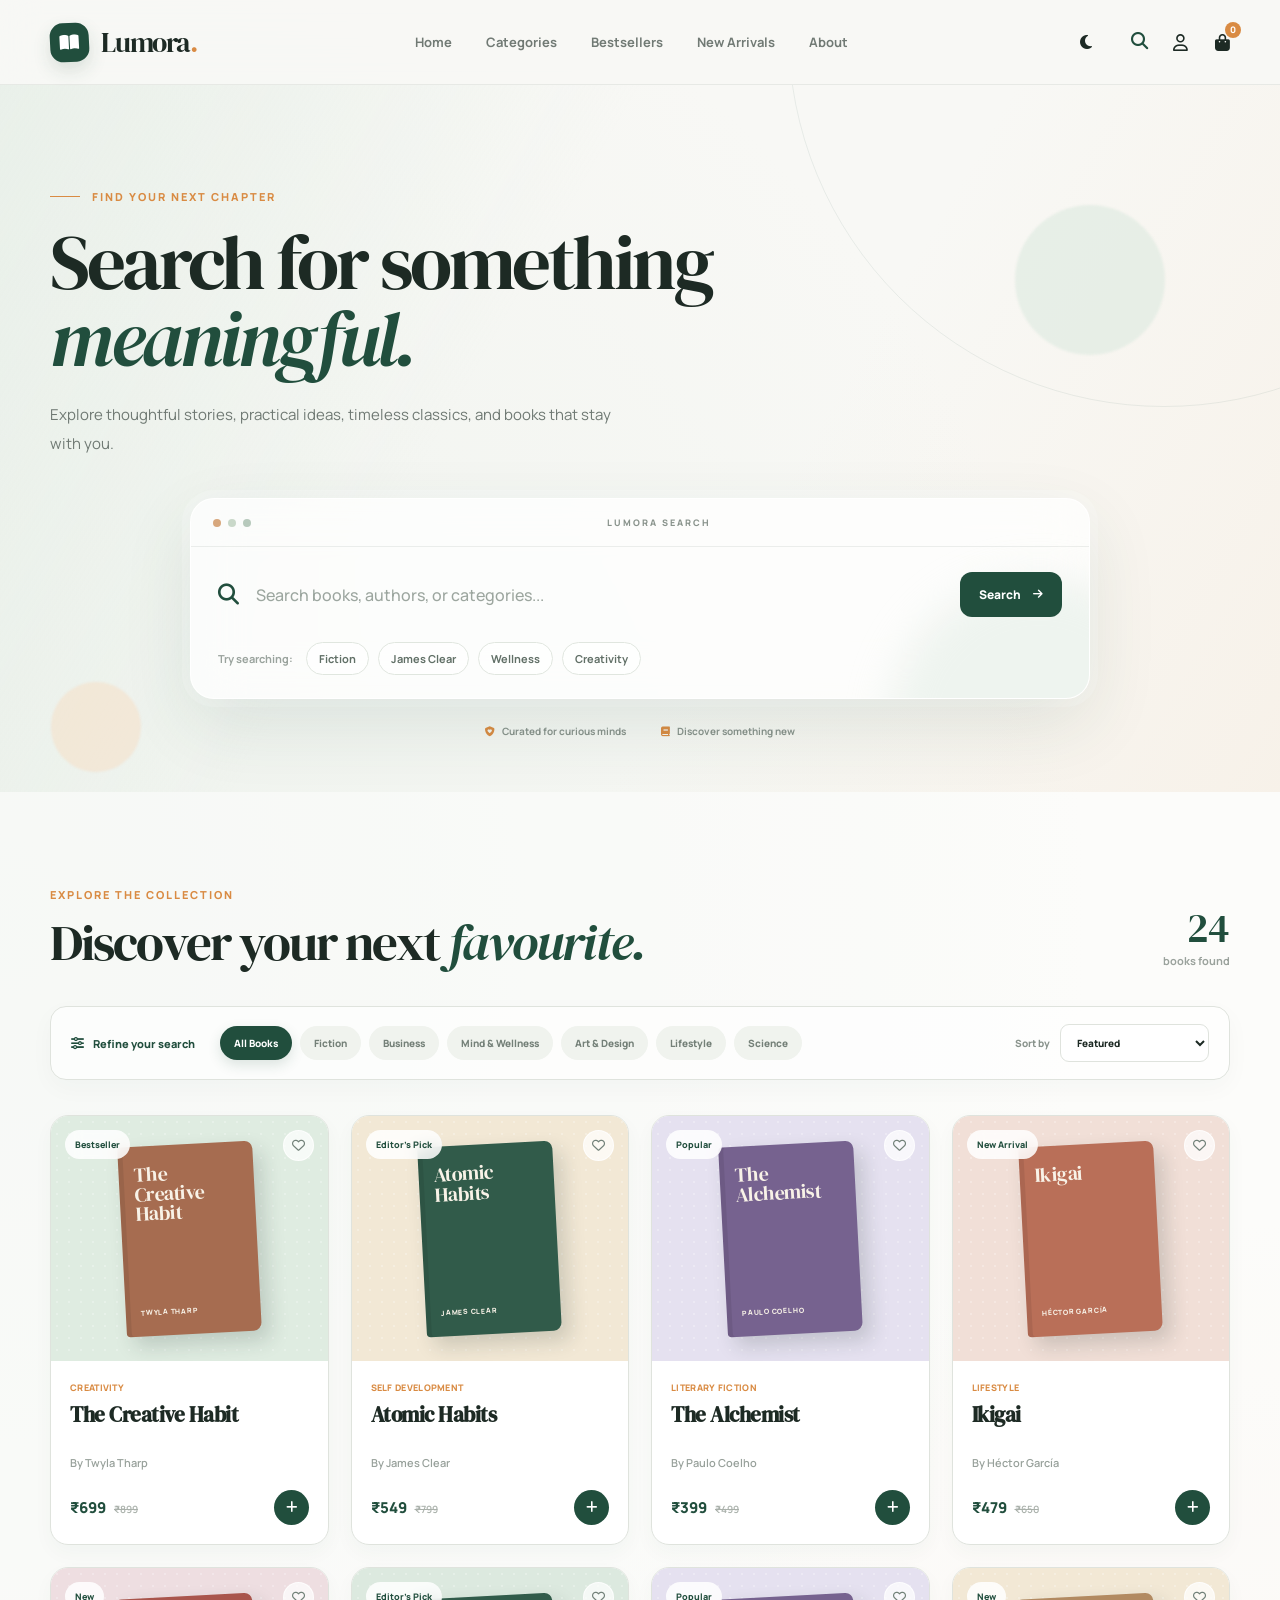
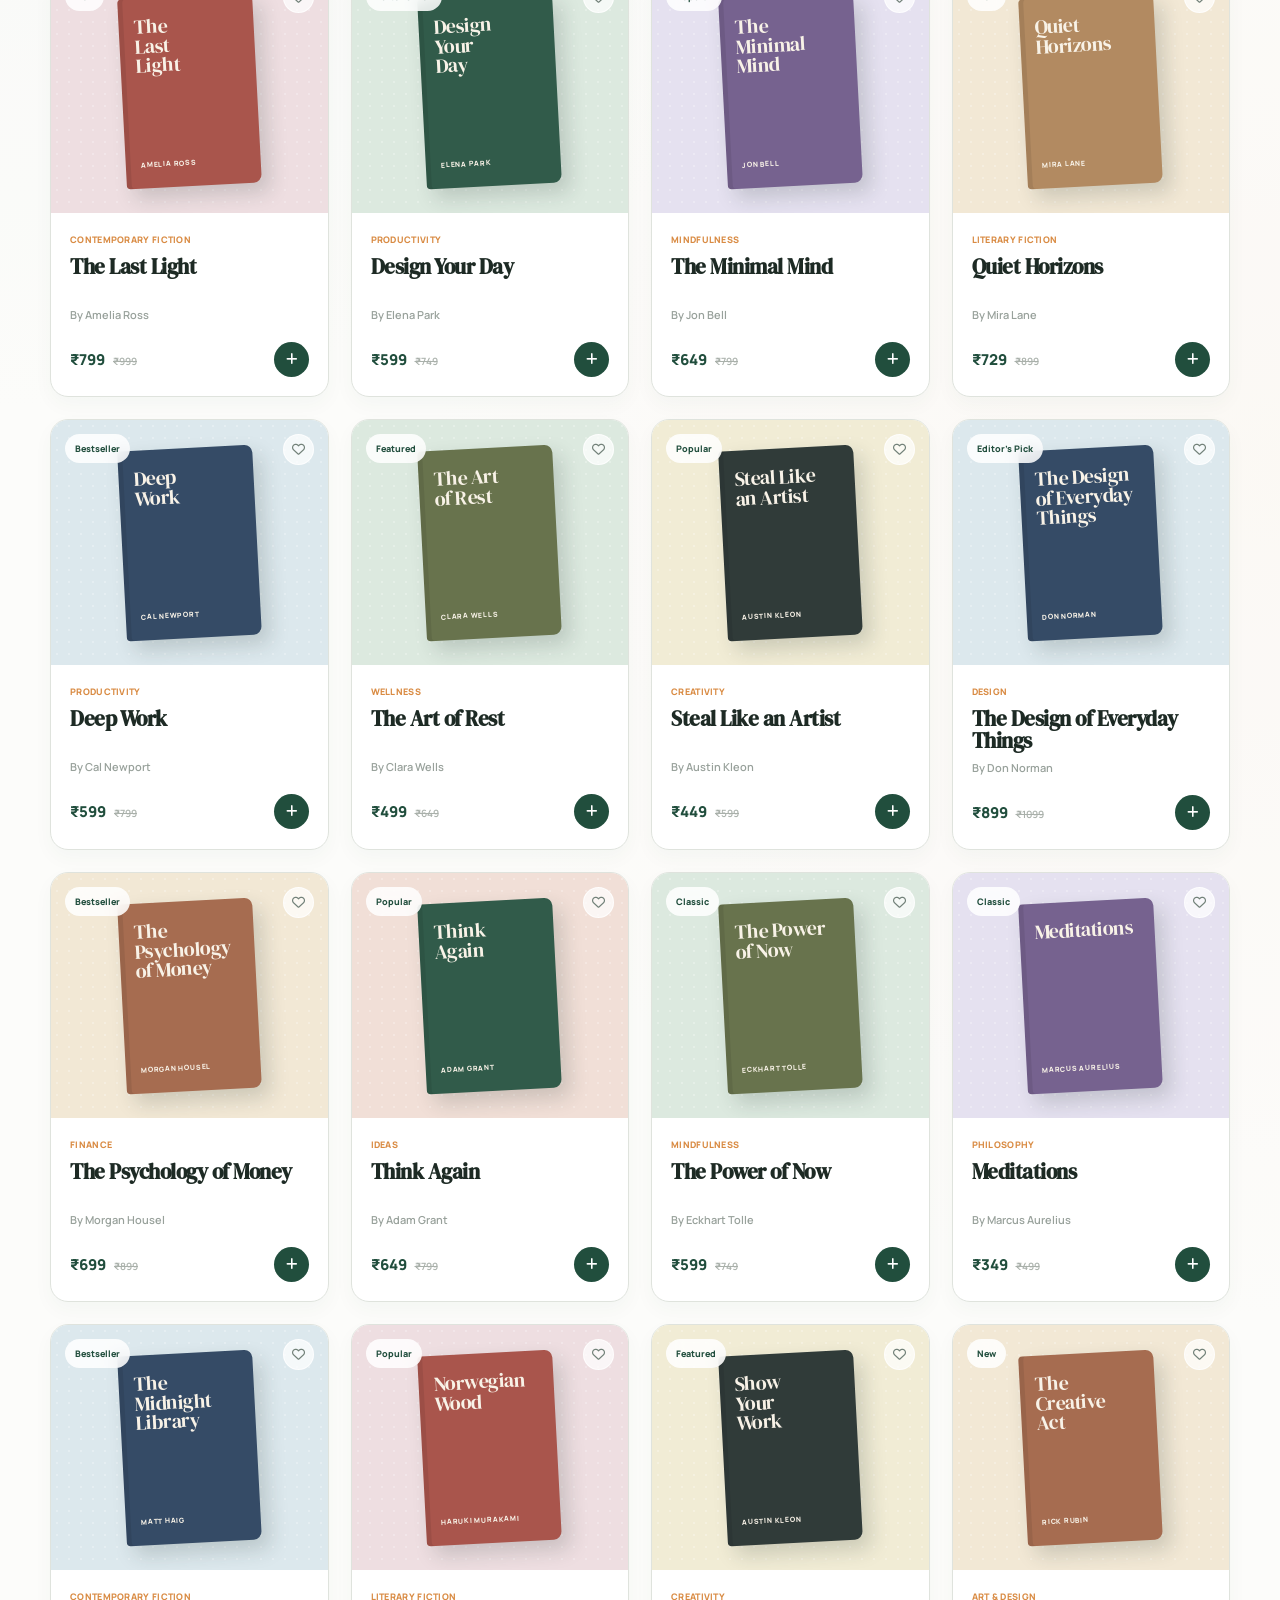
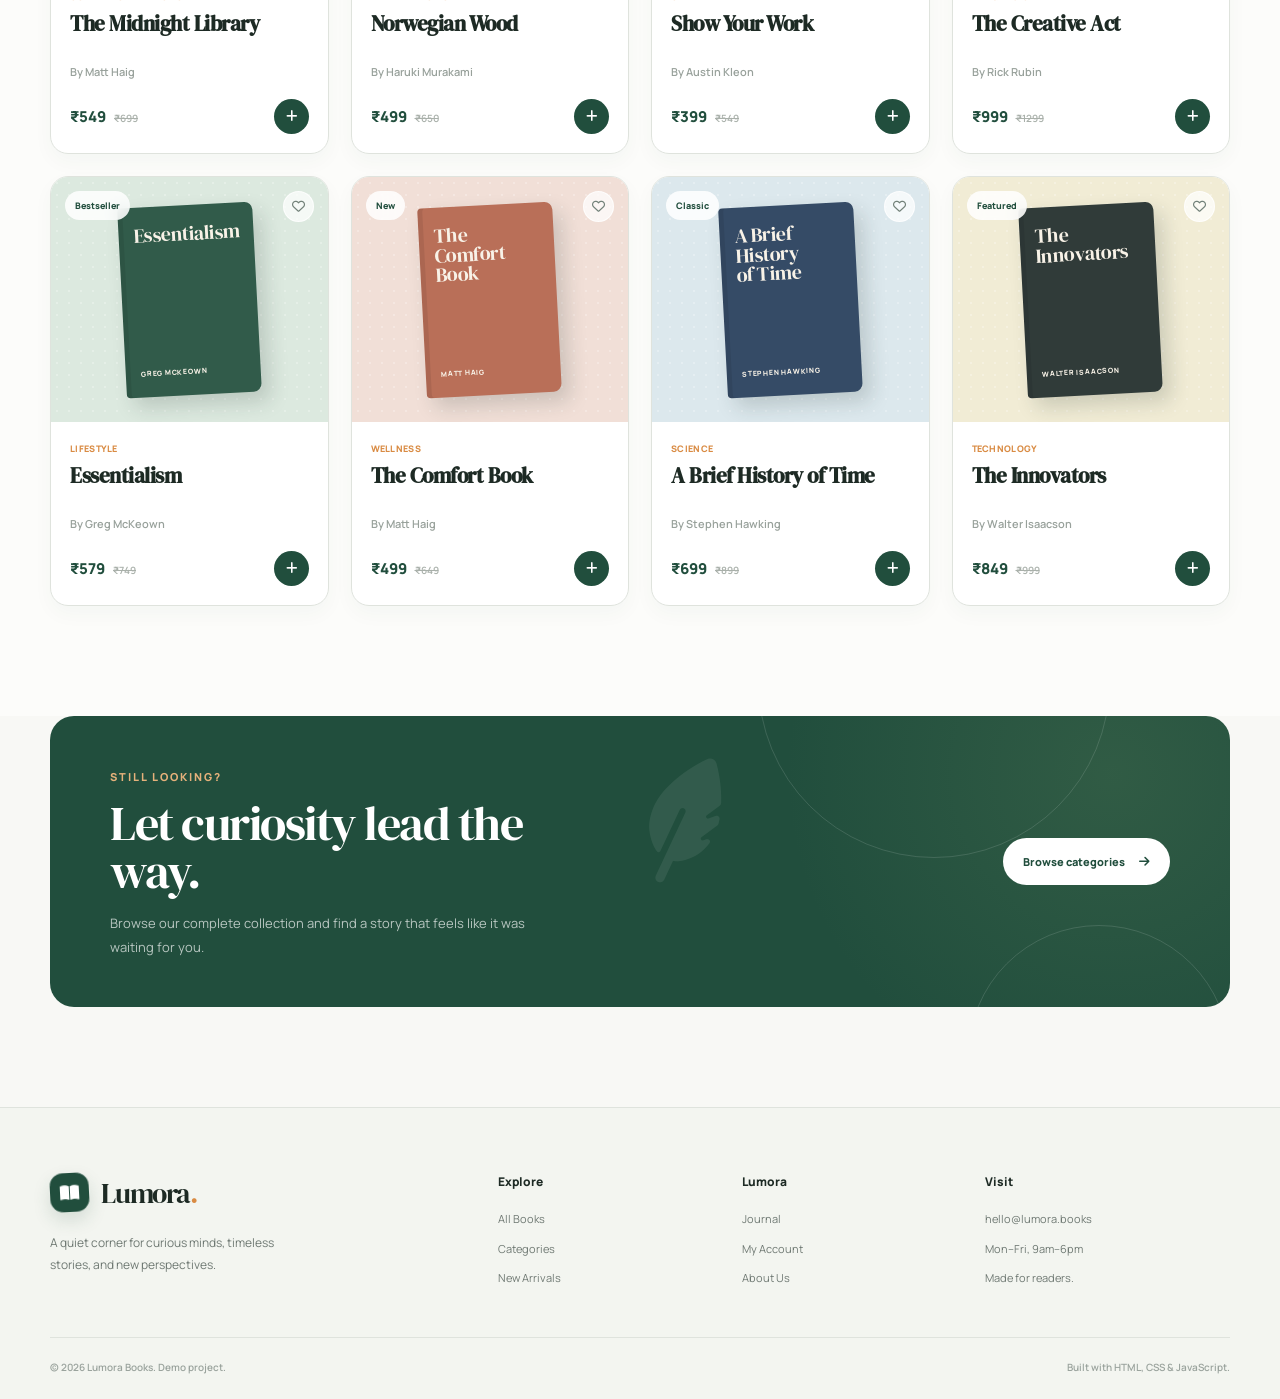
<file: html/search.html>
<!DOCTYPE html>
<html lang="en">
<head>
  <meta charset="UTF-8">
  <meta name="viewport" content="width=device-width, initial-scale=1.0">

  <title>Search Books — Lumora</title>

  <meta
    name="description"
    content="Search and discover your next favourite book at Lumora."
  >

  <!-- Fonts -->
  <link rel="preconnect" href="https://fonts.googleapis.com">
  <link rel="preconnect" href="https://fonts.gstatic.com" crossorigin>

  <link
    href="https://fonts.googleapis.com/css2?family=DM+Serif+Display:ital@0;1&family=Manrope:wght@400;500;600;700;800&display=swap"
    rel="stylesheet"
  >

  <!-- Font Awesome -->
  <link
    rel="stylesheet"
    href="https://cdnjs.cloudflare.com/ajax/libs/font-awesome/6.7.2/css/all.min.css"
  >

  <!-- Search Page CSS -->
  <link rel="stylesheet" href="../css/search.css">

  <!-- Theme Script -->
  <script src="../js/theme.js"></script>
</head>

<body>

  <!-- ================= HEADER ================= -->

  <header class="site-header">
    <div class="container navbar">

      <a href="../index.html" class="brand" aria-label="Lumora Home">
        <span class="brand-icon">
          <i class="fa-solid fa-book-open"></i>
        </span>

        <span class="brand-name">
          Lumora<span>.</span>
        </span>
      </a>

      <nav class="nav-links" id="navLinks" aria-label="Main Navigation">
        <a href="../index.html">Home</a>
        <a href="categories.html">Categories</a>
        <a href="books.html">Bestsellers</a>
        <a href="newbooks.html">New Arrivals</a>
        <a href="about.html">About</a>
      </nav>

      <div class="nav-actions">

        <button class="theme-toggle" aria-label="Toggle dark mode" type="button">
          <i class="fa-solid fa-moon"></i>
        </button>

        <a
          href="search.html"
          class="nav-icon active-icon"
          aria-label="Search"
        >
          <i class="fa-solid fa-magnifying-glass"></i>
        </a>

        <a
          href="account.html"
          class="nav-icon"
          aria-label="Account"
        >
          <i class="fa-regular fa-user"></i>
        </a>

        <a
          href="cart.html"
          class="nav-icon cart-icon"
          aria-label="Shopping Cart"
        >
          <i class="fa-solid fa-bag-shopping"></i>
          <span class="cart-count" id="cartCount">0</span>
        </a>

        <button
          class="menu-toggle"
          id="menuToggle"
          aria-label="Toggle Navigation"
          aria-expanded="false"
        >
          <i class="fa-solid fa-bars"></i>
        </button>

      </div>

    </div>
  </header>


  <!-- ================= MAIN ================= -->

  <main>

    <!-- Search Hero -->
    <section class="search-hero">
      <div class="hero-orb orb-one"></div>
      <div class="hero-orb orb-two"></div>

      <div class="container">

        <div class="search-hero-content">

          <span class="eyebrow">
            <span class="eyebrow-line"></span>
            Find your next chapter
          </span>

          <h1>
            Search for something
            <em>meaningful.</em>
          </h1>

          <p>
            Explore thoughtful stories, practical ideas, timeless classics,
            and books that stay with you.
          </p>

        </div>

        <!-- Main Search Window -->
        <div class="search-window">

          <div class="search-window-top">
            <div class="window-dots">
              <span></span>
              <span></span>
              <span></span>
            </div>

            <span class="window-label">
              LUMORA SEARCH
            </span>

            <i class="fa-solid fa-sparkles window-sparkle"></i>
          </div>

          <div class="search-input-area">

            <i class="fa-solid fa-magnifying-glass search-main-icon"></i>

            <input
              type="search"
              id="searchInput"
              placeholder="Search books, authors, or categories..."
              autocomplete="off"
              aria-label="Search books"
            >

            <button
              class="clear-search"
              id="clearSearch"
              aria-label="Clear search"
              title="Clear search"
            >
              <i class="fa-solid fa-xmark"></i>
            </button>

            <button
              class="search-submit"
              id="searchSubmit"
              aria-label="Submit search"
            >
              Search
              <i class="fa-solid fa-arrow-right"></i>
            </button>

          </div>

          <div class="search-suggestions">
            <span>Try searching:</span>

            <button class="suggestion" data-search="fiction">
              Fiction
            </button>

            <button class="suggestion" data-search="James Clear">
              James Clear
            </button>

            <button class="suggestion" data-search="wellness">
              Wellness
            </button>

            <button class="suggestion" data-search="creativity">
              Creativity
            </button>
          </div>

        </div>

        <div class="search-hero-bottom">
          <span>
            <i class="fa-solid fa-shield-heart"></i>
            Curated for curious minds
          </span>

          <span>
            <i class="fa-solid fa-book"></i>
            Discover something new
          </span>
        </div>

      </div>
    </section>


    <!-- Search Results -->
    <section class="results-section">
      <div class="container">

        <div class="results-header">

          <div>
            <span class="eyebrow">Explore the collection</span>

            <h2>
              Discover your next
              <em>favourite.</em>
            </h2>
          </div>

          <div class="results-summary">
            <strong id="resultsCount">24</strong>
            <span>books found</span>
          </div>

        </div>


        <!-- Filters -->
        <div class="filter-panel">

          <div class="filter-heading">
            <i class="fa-solid fa-sliders"></i>
            <span>Refine your search</span>
          </div>

          <div class="filter-pills" id="filterPills">

            <button
              class="filter-pill active"
              data-category="all"
            >
              All Books
            </button>

            <button
              class="filter-pill"
              data-category="fiction"
            >
              Fiction
            </button>

            <button
              class="filter-pill"
              data-category="business"
            >
              Business
            </button>

            <button
              class="filter-pill"
              data-category="wellness"
            >
              Mind &amp; Wellness
            </button>

            <button
              class="filter-pill"
              data-category="art"
            >
              Art &amp; Design
            </button>

            <button
              class="filter-pill"
              data-category="lifestyle"
            >
              Lifestyle
            </button>

            <button
              class="filter-pill"
              data-category="science"
            >
              Science
            </button>

          </div>

          <div class="sort-control">
            <label for="sortSelect">Sort by</label>

            <select id="sortSelect">
              <option value="featured">Featured</option>
              <option value="title-asc">Title: A–Z</option>
              <option value="title-desc">Title: Z–A</option>
              <option value="price-low">Price: Low to High</option>
              <option value="price-high">Price: High to Low</option>
            </select>
          </div>

        </div>


        <!-- Loading State -->
        <div class="loading-state" id="loadingState">
          <div class="loading-spinner"></div>
          <p>Opening the catalogue...</p>
        </div>


        <!-- Books Grid -->
        <div
          class="search-books-grid"
          id="booksGrid"
          aria-live="polite"
        ></div>


        <!-- Empty State -->
        <div class="empty-state hidden" id="emptyState">

          <div class="empty-icon">
            <i class="fa-solid fa-book-open"></i>
          </div>

          <h3>No books found</h3>

          <p>
            We couldn't find a book matching your search.
            Try another title, author, or category.
          </p>

          <button class="reset-button" id="resetButton">
            <i class="fa-solid fa-rotate-left"></i>
            Reset Search
          </button>

        </div>

      </div>
    </section>


    <!-- Search CTA -->
    <section class="search-cta-section">
      <div class="container">

        <div class="search-cta">

          <div class="cta-decoration">
            <i class="fa-solid fa-feather-pointed"></i>
          </div>

          <div class="cta-content">
            <span class="eyebrow">Still looking?</span>

            <h2>
              Let curiosity
              lead the way.
            </h2>

            <p>
              Browse our complete collection and find a story
              that feels like it was waiting for you.
            </p>
          </div>

          <a href="categories.html" class="cta-button">
            Browse categories
            <i class="fa-solid fa-arrow-right"></i>
          </a>

        </div>

      </div>
    </section>

  </main>


  <!-- ================= FOOTER ================= -->

  <footer class="site-footer">
    <div class="container">

      <div class="footer-grid">

        <div class="footer-brand">
          <a href="../index.html" class="brand">

            <span class="brand-icon">
              <i class="fa-solid fa-book-open"></i>
            </span>

            <span class="brand-name">
              Lumora<span>.</span>
            </span>

          </a>

          <p>
            A quiet corner for curious minds, timeless stories,
            and new perspectives.
          </p>
        </div>

        <div class="footer-column">
          <h3>Explore</h3>
          <a href="books.html">All Books</a>
          <a href="categories.html">Categories</a>
          <a href="newbooks.html">New Arrivals</a>
        </div>

        <div class="footer-column">
          <h3>Lumora</h3>
          <a href="journal.html">Journal</a>
          <a href="account.html">My Account</a>
          <a href="about.html">About Us</a>
        </div>

        <div class="footer-column">
          <h3>Visit</h3>
          <span>hello@lumora.books</span>
          <span>Mon–Fri, 9am–6pm</span>
          <span>Made for readers.</span>
        </div>

      </div>

      <div class="footer-bottom">
        <span>© 2026 Lumora Books. Demo project.</span>
        <span>Built with HTML, CSS &amp; JavaScript.</span>
      </div>

    </div>
  </footer>


  <!-- Search Page JavaScript -->
  <script src="../js/search.js"></script>

</body>
</html>
</file>
<file: style.css>
/* =========================================================
   LUMORA BOOKSTORE
   Premium HTML + CSS Only Landing Page
   ========================================================= */

/* =========================================================
   1. DESIGN TOKENS
   ========================================================= */

:root {
  /* Colors */
  --color-bg: #f8f7f3;
  --color-bg-soft: #f0efe9;
  --color-surface: rgba(255, 255, 255, 0.72);
  --color-surface-solid: #ffffff;
  --color-surface-dark: #1c2925;

  --color-text: #1e2924;
  --color-text-soft: #68716b;
  --color-text-muted: #909891;

  --color-primary: #244b3b;
  --color-primary-dark: #17362a;
  --color-primary-light: #dfeae2;

  --color-accent: #d99a58;
  --color-accent-light: #f3dfc8;

  --color-border: rgba(30, 41, 36, 0.1);
  --color-border-strong: rgba(30, 41, 36, 0.18);

  --color-white: #ffffff;
  --color-black: #000000;
  --color-danger: #b95d5d;

  /* Typography */
  --font-heading: "Playfair Display", Georgia, serif;
  --font-body: "DM Sans", Arial, sans-serif;

  --text-xs: 0.72rem;
  --text-sm: 0.82rem;
  --text-base: 1rem;
  --text-md: 1.1rem;
  --text-lg: 1.4rem;
  --text-xl: 2rem;
  --text-2xl: clamp(2.5rem, 5vw, 5.5rem);

  --line-tight: 1.05;
  --line-normal: 1.6;
  --line-loose: 1.8;

  /* Spacing */
  --space-1: 0.25rem;
  --space-2: 0.5rem;
  --space-3: 0.75rem;
  --space-4: 1rem;
  --space-5: 1.25rem;
  --space-6: 1.5rem;
  --space-8: 2rem;
  --space-10: 2.5rem;
  --space-12: 3rem;
  --space-16: 4rem;
  --space-20: 5rem;
  --space-24: 6rem;

  /* Layout */
  --container-width: 1240px;
  --header-height: 84px;

  /* Radius */
  --radius-sm: 0.5rem;
  --radius-md: 0.9rem;
  --radius-lg: 1.4rem;
  --radius-xl: 2rem;
  --radius-pill: 999px;

  /* Shadows */
  --shadow-xs: 0 2px 8px rgba(28, 41, 37, 0.04);
  --shadow-sm: 0 8px 24px rgba(28, 41, 37, 0.06);
  --shadow-md: 0 18px 45px rgba(28, 41, 37, 0.1);
  --shadow-lg: 0 28px 80px rgba(28, 41, 37, 0.14);

  /* Effects */
  --blur-glass: blur(18px);
  --transition-fast: 180ms ease;
  --transition-base: 300ms ease;
  --transition-slow: 600ms ease;
}

/* =========================================================
   1b. DARK THEME
   ========================================================= */

[data-theme="dark"] {
  --color-bg: #0f1410;
  --color-bg-soft: #161d18;
  --color-surface: rgba(22, 29, 24, 0.82);
  --color-surface-solid: #1a2420;
  --color-surface-dark: #e8f0eb;

  --color-text: #e4ebe6;
  --color-text-soft: #9aa8a0;
  --color-text-muted: #6b7a71;

  --color-primary: #5cb88a;
  --color-primary-dark: #7dd4a6;
  --color-primary-light: #1a2e24;

  --color-accent: #e8b06a;
  --color-accent-light: #2e2518;

  --color-border: rgba(228, 235, 230, 0.1);
  --color-border-strong: rgba(228, 235, 230, 0.18);

  --shadow-xs: 0 2px 8px rgba(0, 0, 0, 0.2);
  --shadow-sm: 0 8px 24px rgba(0, 0, 0, 0.28);
  --shadow-md: 0 18px 45px rgba(0, 0, 0, 0.35);
  --shadow-lg: 0 28px 80px rgba(0, 0, 0, 0.4);
}

[data-theme="dark"] body {
  background:
    linear-gradient(
      135deg,
      rgba(15, 20, 16, 0.6),
      transparent 40%
    ),
    var(--color-bg);
}

[data-theme="dark"] body::before {
  opacity: 0.12;
  background-image:
    linear-gradient(
      rgba(92, 184, 138, 0.04) 1px,
      transparent 1px
    ),
    linear-gradient(
      90deg,
      rgba(92, 184, 138, 0.04) 1px,
      transparent 1px
    );
  background-size: 48px 48px;
}

[data-theme="dark"] .site-header {
  border-bottom-color: rgba(228, 235, 230, 0.06);
  background: rgba(15, 20, 16, 0.82);
}

[data-theme="dark"] .mobile-nav {
  background: rgba(22, 29, 24, 0.94);
}

[data-theme="dark"] .mobile-nav a:hover {
  color: var(--color-primary);
  background: var(--color-primary-light);
}

[data-theme="dark"] .icon-button:hover,
[data-theme="dark"] .cart-button:hover {
  border-color: var(--color-border);
  background: var(--color-surface-solid);
}

[data-theme="dark"] .button-primary {
  box-shadow: 0 10px 24px rgba(92, 184, 138, 0.2);
}

[data-theme="dark"] .button-primary:hover {
  box-shadow: 0 15px 30px rgba(92, 184, 138, 0.3);
}

[data-theme="dark"] .button-secondary {
  color: var(--color-primary);
  border-color: var(--color-border-strong);
  background: rgba(15, 20, 16, 0.4);
}

[data-theme="dark"] .button-secondary:hover {
  border-color: var(--color-primary);
  background: var(--color-surface-solid);
}

[data-theme="dark"] .button-light {
  color: var(--color-primary);
  background: var(--color-surface-solid);
}

[data-theme="dark"] .button-light:hover {
  color: var(--color-white);
  background: var(--color-accent);
}

[data-theme="dark"] .category-card::before {
  background: rgba(15, 20, 16, 0.35);
}

[data-theme="dark"] .category-icon {
  background: rgba(15, 20, 16, 0.62);
  color: var(--color-primary);
}

[data-theme="dark"] .category-fiction {
  background: linear-gradient(145deg, rgba(26, 46, 36, 0.9), rgba(22, 29, 24, 0.8));
}

[data-theme="dark"] .category-business {
  background: linear-gradient(145deg, rgba(46, 37, 24, 0.9), rgba(30, 25, 16, 0.8));
}

[data-theme="dark"] .category-mind {
  background: linear-gradient(145deg, rgba(26, 28, 46, 0.9), rgba(22, 22, 38, 0.8));
}

[data-theme="dark"] .category-design {
  background: linear-gradient(145deg, rgba(42, 28, 24, 0.9), rgba(34, 22, 18, 0.8));
}

[data-theme="dark"] .stats-section {
  background: rgba(15, 20, 16, 0.38);
}

[data-theme="dark"] .products-section {
  background: rgba(15, 20, 16, 0.2);
}

[data-theme="dark"] .product-card {
  background: rgba(22, 29, 24, 0.58);
}

[data-theme="dark"] .product-image::before {
  background-image:
    radial-gradient(
      rgba(15, 20, 16, 0.35) 1px,
      transparent 1px
    );
}

[data-theme="dark"] .wishlist-button {
  border-color: rgba(15, 20, 16, 0.75);
  background: rgba(22, 29, 24, 0.62);
}

[data-theme="dark"] .wishlist-button:hover {
  background: var(--color-surface-solid);
}

[data-theme="dark"] .arrival-card {
  background: rgba(22, 29, 24, 0.55);
}

[data-theme="dark"] .newsletter-card {
  background: linear-gradient(135deg, rgba(26, 46, 36, 0.8), rgba(22, 29, 24, 0.65));
}

[data-theme="dark"] .newsletter-icon {
  background: rgba(15, 20, 16, 0.7);
  color: var(--color-primary);
}

[data-theme="dark"] .newsletter-form {
  border-color: var(--color-border);
  background: rgba(22, 29, 24, 0.75);
}

[data-theme="dark"] .site-footer {
  border-top-color: var(--color-border);
  background: #0a0f0b;
}

[data-theme="dark"] .social-links a {
  border-color: var(--color-border);
  background: rgba(15, 20, 16, 0.4);
}

[data-theme="dark"] .social-links a:hover {
  color: var(--color-white);
  background: var(--color-primary);
}

[data-theme="dark"] .floating-label {
  border-color: rgba(15, 20, 16, 0.75);
  background: rgba(22, 29, 24, 0.72);
  color: var(--color-primary);
}

[data-theme="dark"] .background-orb {
  opacity: 0.06;
}

[data-theme="dark"] .orb-one {
  background: #2a5a3a;
}

[data-theme="dark"] .orb-two {
  background: #5a3a1a;
}

[data-theme="dark"] .orb-three {
  background: #1a3a5a;
}

[data-theme="dark"] .hero-circle {
  border-color: rgba(92, 184, 138, 0.12);
}

[data-theme="dark"] .editorial-card {
  background:
    radial-gradient(
      circle at 90% 20%,
      rgba(232, 176, 106, 0.2),
      transparent 32%
    ),
    linear-gradient(135deg, #0a1a10, #142a1e);
}

[data-theme="dark"] .book-shadow {
  background: rgba(0, 0, 0, 0.4);
}

[data-theme="dark"] ::selection {
  background: var(--color-primary);
  color: var(--color-bg);
}

[data-theme="dark"] :focus-visible {
  outline-color: rgba(232, 176, 106, 0.7);
}

/* =========================================================
   2. RESET & BASE STYLES
   ========================================================= */

*,
*::before,
*::after {
  box-sizing: border-box;
}

html {
  scroll-behavior: smooth;
  overflow-x: hidden;
}

body {
  margin: 0;
  min-width: 320px;
  overflow-x: hidden;
  background:
    linear-gradient(
      135deg,
      rgba(255, 255, 255, 0.3),
      transparent 40%
    ),
    var(--color-bg);
  color: var(--color-text);
  font-family: var(--font-body);
  font-size: var(--text-base);
  line-height: var(--line-normal);
  -webkit-font-smoothing: antialiased;
  transition:
    background 500ms ease,
    color 400ms ease;
}

body::before {
  content: "";
  position: fixed;
  inset: 0;
  pointer-events: none;
  z-index: -2;
  opacity: 0.25;
  background-image:
    linear-gradient(
      rgba(36, 75, 59, 0.025) 1px,
      transparent 1px
    ),
    linear-gradient(
      90deg,
      rgba(36, 75, 59, 0.025) 1px,
      transparent 1px
    );
  background-size: 48px 48px;
}

a {
  color: inherit;
  text-decoration: none;
}

button,
input {
  font: inherit;
}

button {
  cursor: pointer;
}

img {
  display: block;
  max-width: 100%;
}

h1,
h2,
h3,
p {
  margin-top: 0;
}

h1,
h2,
h3 {
  font-family: var(--font-heading);
  font-weight: 700;
  line-height: var(--line-tight);
}

button,
a,
input {
  -webkit-tap-highlight-color: transparent;
}

::selection {
  color: var(--color-white);
  background: var(--color-primary);
}

/* =========================================================
   3. ACCESSIBILITY
   ========================================================= */

.sr-only {
  position: absolute;
  width: 1px;
  height: 1px;
  padding: 0;
  margin: -1px;
  overflow: hidden;
  clip: rect(0, 0, 0, 0);
  white-space: nowrap;
  border: 0;
}

:focus-visible {
  outline: 3px solid rgba(217, 154, 88, 0.7);
  outline-offset: 4px;
}

/* =========================================================
   4. GLOBAL LAYOUT
   ========================================================= */

.container {
  width: min(
    calc(100% - 2rem),
    var(--container-width)
  );
  margin-inline: auto;
}

.section {
  padding-block: var(--space-20);
}

.section-heading {
  display: flex;
  align-items: flex-end;
  justify-content: space-between;
  gap: var(--space-8);
  margin-bottom: var(--space-10);
}

.section-kicker {
  display: block;
  margin-bottom: var(--space-3);
  color: var(--color-accent);
  font-size: var(--text-xs);
  font-weight: 700;
  letter-spacing: 0.16em;
  line-height: 1.2;
  text-transform: uppercase;
}

.section-heading h2 {
  max-width: 600px;
  margin-bottom: 0;
  font-size: clamp(2rem, 3.5vw, 3.4rem);
  letter-spacing: -0.045em;
}

.text-link {
  display: inline-flex;
  align-items: center;
  gap: var(--space-2);
  flex-shrink: 0;
  color: var(--color-primary);
  font-size: var(--text-sm);
  font-weight: 700;
  transition:
    color var(--transition-fast),
    gap var(--transition-fast);
}

.text-link:hover {
  gap: var(--space-3);
  color: var(--color-accent);
}

/* =========================================================
   5. BACKGROUND ORBS
   ========================================================= */

.background-orb {
  position: fixed;
  z-index: -1;
  width: 360px;
  height: 360px;
  border-radius: 50%;
  pointer-events: none;
  filter: blur(90px);
  opacity: 0.14;
}

.orb-one {
  top: 8%;
  left: -180px;
  background: #9fc4aa;
}

.orb-two {
  top: 42%;
  right: -190px;
  background: #e8b57e;
}

.orb-three {
  bottom: 4%;
  left: 40%;
  background: #b3c8df;
}

/* =========================================================
   6. HEADER & NAVIGATION
   ========================================================= */

.site-header {
  position: sticky;
  top: 0;
  z-index: 100;
  height: var(--header-height);
  border-bottom: 1px solid rgba(30, 41, 36, 0.06);
  background: rgba(248, 247, 243, 0.78);
  backdrop-filter: var(--blur-glass);
  -webkit-backdrop-filter: var(--blur-glass);
  transition:
    background 500ms ease,
    border-color 400ms ease;
}

.navbar {
  display: flex;
  align-items: center;
  justify-content: space-between;
  height: 100%;
  gap: var(--space-6);
}

.brand {
  display: inline-flex;
  align-items: center;
  gap: var(--space-3);
  flex-shrink: 0;
}

.brand-icon {
  display: grid;
  width: 38px;
  height: 38px;
  place-items: center;
  border-radius: 12px;
  color: var(--color-white);
  background: var(--color-primary);
  box-shadow: var(--shadow-sm);
  transform: rotate(-4deg);
  transition: transform var(--transition-base);
}

.brand:hover .brand-icon {
  transform: rotate(0deg) translateY(-2px);
}

.brand-text {
  font-family: var(--font-heading);
  font-size: 1.7rem;
  font-weight: 800;
  letter-spacing: -0.06em;
}

.brand-text span {
  color: var(--color-accent);
}

.desktop-nav {
  display: flex;
  align-items: center;
  gap: clamp(1rem, 2.4vw, 2.25rem);
  margin-left: auto;
  margin-right: auto;
}

.desktop-nav a {
  position: relative;
  color: var(--color-text-soft);
  font-size: var(--text-sm);
  font-weight: 600;
  transition: color var(--transition-fast);
}

.desktop-nav a::after {
  content: "";
  position: absolute;
  right: 0;
  bottom: -8px;
  left: 0;
  height: 2px;
  border-radius: var(--radius-pill);
  background: var(--color-accent);
  transform: scaleX(0);
  transform-origin: right;
  transition: transform var(--transition-base);
}

.desktop-nav a:hover,
.desktop-nav a.active {
  color: var(--color-primary);
}

.desktop-nav a:hover::after,
.desktop-nav a.active::after {
  transform: scaleX(1);
  transform-origin: left;
}

.nav-actions {
  display: flex;
  align-items: center;
  gap: var(--space-2);
}

/* Theme Toggle */
.theme-toggle {
  position: relative;
  display: grid;
  width: 40px;
  height: 40px;
  place-items: center;
  border: 1px solid transparent;
  border-radius: 50%;
  color: var(--color-text);
  background: transparent;
  cursor: pointer;
  transition:
    color var(--transition-fast),
    background var(--transition-fast),
    border-color var(--transition-fast),
    transform var(--transition-fast);
}

.theme-toggle:hover {
  border-color: var(--color-border);
  background: var(--color-white);
  transform: translateY(-2px);
}

.theme-toggle i {
  font-size: 1rem;
  transition: transform 400ms cubic-bezier(0.34, 1.56, 0.64, 1);
}

.theme-toggle:active i {
  transform: rotate(30deg) scale(0.85);
}

[data-theme="dark"] .theme-toggle:hover {
  background: var(--color-surface-solid);
}

.icon-button,
.cart-button {
  position: relative;
  display: grid;
  width: 40px;
  height: 40px;
  place-items: center;
  border: 1px solid transparent;
  border-radius: 50%;
  color: var(--color-text);
  background: transparent;
  transition:
    color var(--transition-fast),
    background var(--transition-fast),
    border-color var(--transition-fast),
    transform var(--transition-fast);
}

.icon-button:hover,
.cart-button:hover {
  border-color: var(--color-border);
  background: var(--color-white);
  transform: translateY(-2px);
}

.cart-count {
  position: absolute;
  top: -3px;
  right: -2px;
  display: grid;
  width: 17px;
  height: 17px;
  place-items: center;
  border: 2px solid var(--color-bg);
  border-radius: 50%;
  color: var(--color-white);
  background: var(--color-accent);
  font-size: 0.6rem;
  font-weight: 700;
}

.mobile-menu {
  display: none;
  position: relative;
}

.mobile-menu summary {
  display: grid;
  width: 40px;
  height: 40px;
  place-items: center;
  border: 1px solid var(--color-border);
  border-radius: 50%;
  cursor: pointer;
  list-style: none;
}

.mobile-menu summary::-webkit-details-marker {
  display: none;
}

.mobile-nav {
  position: absolute;
  top: calc(100% + 1rem);
  right: 0;
  display: flex;
  min-width: 210px;
  flex-direction: column;
  gap: var(--space-2);
  padding: var(--space-4);
  border: 1px solid var(--color-border);
  border-radius: var(--radius-lg);
  background: rgba(255, 255, 255, 0.94);
  box-shadow: var(--shadow-lg);
  backdrop-filter: var(--blur-glass);
}

.mobile-nav a {
  padding: 0.7rem 0.8rem;
  border-radius: var(--radius-sm);
  color: var(--color-text-soft);
  font-size: var(--text-sm);
  font-weight: 600;
}

.mobile-nav a:hover {
  color: var(--color-primary);
  background: var(--color-primary-light);
}

/* =========================================================
   7. BUTTONS
   ========================================================= */

.button {
  display: inline-flex;
  align-items: center;
  justify-content: center;
  gap: var(--space-3);
  min-height: 48px;
  padding: 0.8rem 1.25rem;
  border: 1px solid transparent;
  border-radius: var(--radius-pill);
  font-size: var(--text-sm);
  font-weight: 700;
  line-height: 1;
  transition:
    color var(--transition-base),
    background var(--transition-base),
    border-color var(--transition-base),
    box-shadow var(--transition-base),
    transform var(--transition-base);
}

.button:hover {
  transform: translateY(-3px);
}

.button-primary {
  color: var(--color-white);
  background: var(--color-primary);
  box-shadow: 0 10px 24px rgba(36, 75, 59, 0.16);
}

.button-primary:hover {
  background: var(--color-primary-dark);
  box-shadow: 0 15px 30px rgba(36, 75, 59, 0.22);
}

.button-secondary {
  color: var(--color-primary);
  border-color: var(--color-border-strong);
  background: rgba(255, 255, 255, 0.4);
}

.button-secondary:hover {
  border-color: var(--color-primary);
  background: var(--color-white);
}

.button-light {
  color: var(--color-primary);
  background: var(--color-white);
}

.button-light:hover {
  color: var(--color-white);
  background: var(--color-accent);
}

/* =========================================================
   8. HERO SECTION
   ========================================================= */

.hero-section {
  position: relative;
  min-height: calc(100vh - var(--header-height));
  display: flex;
  align-items: center;
  padding-block: var(--space-16);
  overflow: hidden;
}

.hero-grid {
  display: grid;
  grid-template-columns: minmax(0, 1fr) minmax(420px, 0.9fr);
  align-items: center;
  gap: clamp(2rem, 6vw, 7rem);
}

.hero-content {
  position: relative;
  z-index: 2;
  animation: fade-up 800ms ease both;
}

.eyebrow {
  display: inline-flex;
  align-items: center;
  gap: var(--space-3);
  margin-bottom: var(--space-6);
  color: var(--color-text-soft);
  font-size: var(--text-xs);
  font-weight: 700;
  letter-spacing: 0.12em;
  text-transform: uppercase;
}

.eyebrow-line {
  width: 32px;
  height: 1px;
  background: var(--color-accent);
}

.hero-content h1 {
  max-width: 720px;
  margin-bottom: var(--space-6);
  font-size: var(--text-2xl);
  letter-spacing: -0.065em;
}

.hero-content h1 span {
  display: block;
  color: var(--color-primary);
  font-style: italic;
}

.hero-description {
  max-width: 500px;
  margin-bottom: var(--space-8);
  color: var(--color-text-soft);
  font-size: 1.05rem;
  line-height: 1.8;
}

.hero-actions {
  display: flex;
  flex-wrap: wrap;
  gap: var(--space-3);
  margin-bottom: var(--space-10);
}

.hero-trust {
  display: flex;
  align-items: center;
  gap: var(--space-4);
}

.avatar-stack {
  display: flex;
  align-items: center;
}

.avatar {
  display: grid;
  width: 34px;
  height: 34px;
  margin-left: -8px;
  place-items: center;
  border: 3px solid var(--color-bg);
  border-radius: 50%;
  color: var(--color-white);
  font-size: var(--text-xs);
  font-weight: 700;
}

.avatar:first-child {
  margin-left: 0;
}

.avatar-one {
  background: #7a9b87;
}

.avatar-two {
  background: #d99a58;
}

.avatar-three {
  background: #8a7ca8;
}

.avatar-four {
  background: #b77b6e;
}

.rating-stars {
  display: flex;
  gap: 2px;
  margin-bottom: 3px;
  color: var(--color-accent);
  font-size: 0.72rem;
}

.hero-trust p {
  margin: 0;
  color: var(--color-text-muted);
  font-size: var(--text-xs);
}

.hero-trust strong {
  color: var(--color-text);
}

/* =========================================================
   9. HERO BOOK VISUAL
   ========================================================= */

.hero-visual {
  position: relative;
  min-height: 560px;
  display: grid;
  place-items: center;
  animation: fade-in 1000ms 200ms ease both;
}

.hero-glow {
  position: absolute;
  width: 390px;
  height: 390px;
  border-radius: 50%;
  background:
    radial-gradient(
      circle,
      rgba(217, 154, 88, 0.22),
      rgba(36, 75, 59, 0.08) 45%,
      transparent 70%
    );
  filter: blur(8px);
}

.book-scene {
  position: relative;
  width: 390px;
  height: 440px;
  transform: rotate(-4deg);
  transition: transform var(--transition-slow);
}

.hero-visual:hover .book-scene {
  transform: rotate(-1deg) translateY(-8px);
}

.book-shadow {
  position: absolute;
  right: 0;
  bottom: 30px;
  left: 0;
  height: 55px;
  border-radius: 50%;
  background: rgba(36, 75, 59, 0.2);
  filter: blur(25px);
  transform: rotate(4deg);
}

.book-cover {
  position: absolute;
  display: flex;
  flex-direction: column;
  overflow: hidden;
  box-shadow:
    20px 25px 45px rgba(28, 41, 37, 0.18),
    inset 0 0 0 1px rgba(255, 255, 255, 0.15);
}

.main-book {
  z-index: 3;
  top: 35px;
  left: 75px;
  width: 235px;
  height: 350px;
  padding: 24px;
  border-radius: 3px 12px 12px 3px;
  color: #f6ead8;
  background:
    linear-gradient(
      135deg,
      rgba(255, 255, 255, 0.08),
      transparent 40%
    ),
    #294e3d;
  transform: rotate(4deg);
}

.main-book::before {
  content: "";
  position: absolute;
  top: 0;
  bottom: 0;
  left: 18px;
  width: 1px;
  background: rgba(255, 255, 255, 0.15);
}

.book-cover-top {
  margin-left: 16px;
  font-size: 0.58rem;
  font-weight: 700;
  letter-spacing: 0.2em;
}

.book-cover-title {
  margin-top: auto;
  margin-bottom: auto;
  font-family: var(--font-heading);
  font-size: 2.15rem;
  font-weight: 700;
  line-height: 1.02;
  letter-spacing: -0.06em;
}

.book-cover-author {
  margin-left: 16px;
  font-size: 0.55rem;
  font-weight: 700;
  letter-spacing: 0.18em;
}

.book-cover-symbol {
  position: absolute;
  top: 45%;
  right: 18px;
  font-size: 2.2rem;
  opacity: 0.25;
}

.side-book {
  z-index: 2;
  top: 72px;
  left: 10px;
  width: 145px;
  height: 300px;
  padding: 20px;
  justify-content: center;
  color: #f6ead8;
  background:
    linear-gradient(
      135deg,
      rgba(255, 255, 255, 0.12),
      transparent
    ),
    #bc7653;
  transform: rotate(-10deg);
}

.side-book-title {
  font-family: var(--font-heading);
  font-size: 1.4rem;
  font-weight: 700;
  line-height: 1.1;
}

.side-book-author {
  margin-top: auto;
  font-size: 0.52rem;
  font-weight: 700;
  letter-spacing: 0.12em;
}

.small-book {
  z-index: 1;
  right: 10px;
  bottom: 30px;
  width: 150px;
  height: 220px;
  padding: 20px;
  justify-content: center;
  color: #283a53;
  background:
    linear-gradient(
      135deg,
      rgba(255, 255, 255, 0.25),
      transparent
    ),
    #d9e0dc;
  transform: rotate(13deg);
}

.small-book-title {
  font-family: var(--font-heading);
  font-size: 1.5rem;
  font-weight: 700;
  line-height: 1.05;
}

.floating-label {
  position: absolute;
  z-index: 5;
  display: inline-flex;
  align-items: center;
  gap: var(--space-2);
  padding: 0.75rem 1rem;
  border: 1px solid rgba(255, 255, 255, 0.75);
  border-radius: var(--radius-pill);
  color: var(--color-primary);
  background: rgba(255, 255, 255, 0.72);
  box-shadow: var(--shadow-md);
  backdrop-filter: var(--blur-glass);
  font-size: var(--text-xs);
  font-weight: 700;
  white-space: nowrap;
}

.floating-label i {
  color: var(--color-accent);
}

.label-top {
  top: 38px;
  right: 8px;
  animation: floating 5s ease-in-out infinite;
}

.label-bottom {
  bottom: 34px;
  left: 5px;
  animation: floating 5s 1s ease-in-out infinite;
}

.hero-circle {
  position: absolute;
  border: 1px solid rgba(36, 75, 59, 0.12);
  border-radius: 50%;
  pointer-events: none;
}

.circle-one {
  width: 460px;
  height: 460px;
}

.circle-two {
  width: 570px;
  height: 570px;
  opacity: 0.5;
}

/* =========================================================
   10. STATS SECTION
   ========================================================= */

.stats-section {
  border-block: 1px solid var(--color-border);
  background: rgba(255, 255, 255, 0.38);
}

.stats-grid {
  display: grid;
  grid-template-columns: repeat(4, 1fr);
}

.stat-item {
  display: flex;
  flex-direction: column;
  gap: var(--space-2);
  padding: var(--space-8) var(--space-4);
  border-right: 1px solid var(--color-border);
  text-align: center;
}

.stat-item:first-child {
  border-left: 1px solid var(--color-border);
}

.stat-number {
  color: var(--color-primary);
  font-family: var(--font-heading);
  font-size: clamp(1.5rem, 3vw, 2.4rem);
  font-weight: 700;
  letter-spacing: -0.05em;
}

.stat-label {
  color: var(--color-text-muted);
  font-size: var(--text-xs);
  font-weight: 600;
}

/* =========================================================
   11. CATEGORY CARDS
   ========================================================= */

.category-grid {
  display: grid;
  grid-template-columns: repeat(4, minmax(0, 1fr));
  gap: var(--space-4);
}

.category-card {
  position: relative;
  display: flex;
  min-height: 270px;
  flex-direction: column;
  justify-content: space-between;
  overflow: hidden;
  padding: var(--space-6);
  border: 1px solid var(--color-border);
  border-radius: var(--radius-lg);
  background: var(--color-surface);
  box-shadow: var(--shadow-xs);
  isolation: isolate;
  transition:
    transform var(--transition-base),
    box-shadow var(--transition-base),
    border-color var(--transition-base);
}

.category-card::before {
  content: "";
  position: absolute;
  z-index: -1;
  right: -50px;
  bottom: -60px;
  width: 180px;
  height: 180px;
  border-radius: 50%;
  background: rgba(255, 255, 255, 0.35);
  transition: transform var(--transition-slow);
}

.category-card:hover {
  border-color: rgba(36, 75, 59, 0.2);
  box-shadow: var(--shadow-md);
  transform: translateY(-8px);
}

.category-card:hover::before {
  transform: scale(1.5);
}

.category-icon {
  display: grid;
  width: 48px;
  height: 48px;
  place-items: center;
  border-radius: 15px;
  color: var(--color-primary);
  background: rgba(255, 255, 255, 0.62);
  font-size: 1.2rem;
}

.category-content {
  margin-top: var(--space-10);
}

.category-content h3 {
  margin-bottom: var(--space-2);
  font-size: 1.45rem;
  letter-spacing: -0.04em;
}

.category-content p {
  margin-bottom: var(--space-4);
  color: var(--color-text-soft);
  font-size: var(--text-sm);
  line-height: 1.5;
}

.category-content span {
  color: var(--color-text-muted);
  font-size: var(--text-xs);
  font-weight: 600;
}

.category-arrow {
  position: absolute;
  top: var(--space-6);
  right: var(--space-6);
  color: var(--color-text-muted);
  font-size: 0.85rem;
  transition:
    color var(--transition-fast),
    transform var(--transition-fast);
}

.category-card:hover .category-arrow {
  color: var(--color-primary);
  transform: translate(3px, -3px);
}

.category-fiction {
  background:
    linear-gradient(
      145deg,
      rgba(226, 237, 227, 0.9),
      rgba(246, 248, 241, 0.8)
    );
}

.category-business {
  background:
    linear-gradient(
      145deg,
      rgba(242, 231, 214, 0.9),
      rgba(250, 246, 236, 0.8)
    );
}

.category-mind {
  background:
    linear-gradient(
      145deg,
      rgba(226, 226, 241, 0.9),
      rgba(246, 244, 250, 0.8)
    );
}

.category-design {
  background:
    linear-gradient(
      145deg,
      rgba(240, 222, 216, 0.9),
      rgba(251, 243, 238, 0.8)
    );
}

/* =========================================================
   12. PRODUCT CARDS
   ========================================================= */

.products-section {
  background: rgba(255, 255, 255, 0.2);
}

.product-grid {
  display: grid;
  grid-template-columns: repeat(4, minmax(0, 1fr));
  gap: var(--space-5);
}

.product-card {
  min-width: 0;
  border: 1px solid var(--color-border);
  border-radius: var(--radius-lg);
  background: rgba(255, 255, 255, 0.58);
  box-shadow: var(--shadow-xs);
  overflow: hidden;
  transition:
    transform var(--transition-base),
    box-shadow var(--transition-base),
    border-color var(--transition-base);
}

.product-card:hover {
  border-color: rgba(36, 75, 59, 0.18);
  box-shadow: var(--shadow-md);
  transform: translateY(-7px);
}

.product-image {
  position: relative;
  min-height: 315px;
  display: grid;
  place-items: center;
  overflow: hidden;
  isolation: isolate;
}

.product-image::before {
  content: "";
  position: absolute;
  inset: 0;
  z-index: -1;
  opacity: 0.6;
  background-image:
    radial-gradient(
      rgba(255, 255, 255, 0.35) 1px,
      transparent 1px
    );
  background-size: 14px 14px;
}

.image-one {
  background: #dfe9df;
}

.image-two {
  background: #eee2ce;
}

.image-three {
  background: #e6e0ee;
}

.image-four {
  background: #e9dcd7;
}

.product-badge {
  position: absolute;
  top: var(--space-4);
  left: var(--space-4);
  z-index: 3;
  padding: 0.45rem 0.65rem;
  border-radius: var(--radius-pill);
  color: var(--color-primary);
  background: rgba(255, 255, 255, 0.72);
  font-size: 0.62rem;
  font-weight: 700;
  letter-spacing: 0.02em;
  backdrop-filter: blur(10px);
}

.badge-new {
  color: #76512b;
  background: rgba(255, 243, 218, 0.8);
}

.badge-limited {
  color: #704e72;
  background: rgba(246, 232, 248, 0.8);
}

.wishlist-button {
  position: absolute;
  top: var(--space-4);
  right: var(--space-4);
  z-index: 3;
  display: grid;
  width: 34px;
  height: 34px;
  place-items: center;
  border: 1px solid rgba(255, 255, 255, 0.75);
  border-radius: 50%;
  color: var(--color-text-soft);
  background: rgba(255, 255, 255, 0.62);
  backdrop-filter: blur(10px);
  transition:
    color var(--transition-fast),
    background var(--transition-fast),
    transform var(--transition-fast);
}

.wishlist-button:hover {
  color: var(--color-danger);
  background: var(--color-white);
  transform: scale(1.08);
}

.product-book {
  position: relative;
  display: flex;
  width: 160px;
  height: 235px;
  flex-direction: column;
  justify-content: space-between;
  padding: 18px;
  overflow: hidden;
  border-radius: 3px 9px 9px 3px;
  box-shadow: 16px 20px 30px rgba(28, 41, 37, 0.18);
  transition:
    transform var(--transition-slow),
    box-shadow var(--transition-slow);
}

.product-card:hover .product-book {
  box-shadow: 20px 28px 40px rgba(28, 41, 37, 0.24);
  transform: rotate(-3deg) translateY(-8px);
}

.product-book::before {
  content: "";
  position: absolute;
  top: 0;
  bottom: 0;
  left: 12px;
  width: 1px;
  background: rgba(255, 255, 255, 0.18);
}

.product-book-title {
  margin-left: 10px;
  font-family: var(--font-heading);
  font-size: 1.55rem;
  font-weight: 700;
  line-height: 1.05;
  letter-spacing: -0.06em;
}

.product-book-author {
  margin-left: 10px;
  font-size: 0.5rem;
  font-weight: 700;
  letter-spacing: 0.12em;
}

.book-product-one {
  color: #f3e8d5;
  background:
    linear-gradient(
      135deg,
      rgba(255, 255, 255, 0.12),
      transparent
    ),
    #8d5d43;
  transform: rotate(4deg);
}

.book-product-two {
  color: #f5e9d4;
  background:
    linear-gradient(
      135deg,
      rgba(255, 255, 255, 0.1),
      transparent
    ),
    #2e4b3e;
  transform: rotate(-3deg);
}

.book-product-three {
  color: #f4e5c9;
  background:
    linear-gradient(
      135deg,
      rgba(255, 255, 255, 0.12),
      transparent
    ),
    #6d4f80;
  transform: rotate(5deg);
}

.book-product-four {
  color: #f4eadc;
  background:
    linear-gradient(
      135deg,
      rgba(255, 255, 255, 0.12),
      transparent
    ),
    #b66d57;
  transform: rotate(-4deg);
}

.product-info {
  padding: var(--space-5);
}

.product-category {
  display: block;
  margin-bottom: var(--space-2);
  color: var(--color-accent);
  font-size: 0.68rem;
  font-weight: 700;
  letter-spacing: 0.05em;
  text-transform: uppercase;
}

.product-info h3 {
  margin-bottom: var(--space-2);
  font-size: 1.3rem;
  letter-spacing: -0.04em;
}

.product-author {
  margin-bottom: var(--space-5);
  color: var(--color-text-muted);
  font-size: var(--text-sm);
}

.product-bottom {
  display: flex;
  align-items: center;
  justify-content: space-between;
  gap: var(--space-3);
}

.price {
  display: flex;
  align-items: center;
  gap: var(--space-2);
}

.price strong {
  color: var(--color-primary);
  font-size: 1.05rem;
}

.price del {
  color: var(--color-text-muted);
  font-size: var(--text-xs);
}

.add-button {
  display: grid;
  width: 38px;
  height: 38px;
  place-items: center;
  border: 1px solid var(--color-border);
  border-radius: 50%;
  color: var(--color-white);
  background: var(--color-primary);
  transition:
    background var(--transition-fast),
    transform var(--transition-fast),
    box-shadow var(--transition-fast);
}

.add-button:hover {
  background: var(--color-accent);
  box-shadow: var(--shadow-sm);
  transform: rotate(90deg);
}

/* =========================================================
   13. EDITORIAL BANNER
   ========================================================= */

.editorial-section {
  padding-block: var(--space-20);
}

.editorial-card {
  position: relative;
  display: grid;
  grid-template-columns: 1fr 1fr;
  align-items: center;
  min-height: 470px;
  overflow: hidden;
  padding: clamp(2rem, 5vw, 5rem);
  border-radius: var(--radius-xl);
  color: #f6ead8;
  background:
    radial-gradient(
      circle at 90% 20%,
      rgba(217, 154, 88, 0.25),
      transparent 32%
    ),
    linear-gradient(
      135deg,
      #1c3328,
      #294e3d
    );
  box-shadow: var(--shadow-lg);
}

.editorial-card::before {
  content: "";
  position: absolute;
  inset: 0;
  pointer-events: none;
  opacity: 0.08;
  background-image:
    linear-gradient(
      90deg,
      transparent 49%,
      rgba(255, 255, 255, 0.6) 50%,
      transparent 51%
    ),
    linear-gradient(
      transparent 49%,
      rgba(255, 255, 255, 0.6) 50%,
      transparent 51%
    );
  background-size: 40px 40px;
}

.editorial-content {
  position: relative;
  z-index: 2;
  max-width: 500px;
}

.editorial-content .section-kicker {
  color: #d9a66d;
}

.editorial-content h2 {
  margin-bottom: var(--space-6);
  font-size: clamp(2.2rem, 4vw, 4.3rem);
  letter-spacing: -0.06em;
}

.editorial-content p {
  max-width: 430px;
  margin-bottom: var(--space-8);
  color: rgba(246, 234, 216, 0.68);
  line-height: 1.8;
}

.editorial-art {
  position: relative;
  min-height: 370px;
  display: grid;
  place-items: center;
}

.art-circle {
  position: absolute;
  border: 1px solid rgba(246, 234, 216, 0.14);
  border-radius: 50%;
}

.art-circle-one {
  width: 330px;
  height: 330px;
}

.art-circle-two {
  width: 470px;
  height: 470px;
}

.journal-card {
  position: relative;
  z-index: 2;
  width: min(100%, 350px);
  min-height: 330px;
  padding: var(--space-6);
  color: var(--color-primary);
  background: #ead9bc;
  box-shadow: 20px 25px 50px rgba(0, 0, 0, 0.18);
  transform: rotate(7deg);
  transition: transform var(--transition-slow);
}

.editorial-card:hover .journal-card {
  transform: rotate(2deg) translateY(-8px);
}

.journal-card::before {
  content: "";
  position: absolute;
  inset: 12px;
  border: 1px solid rgba(36, 75, 59, 0.2);
  pointer-events: none;
}

.journal-card-top,
.journal-card-footer {
  position: relative;
  display: flex;
  align-items: center;
  justify-content: space-between;
  gap: var(--space-3);
  font-size: 0.6rem;
  font-weight: 700;
  letter-spacing: 0.1em;
}

.journal-card-line {
  width: 100%;
  height: 1px;
  margin-block: var(--space-6);
  background: rgba(36, 75, 59, 0.2);
}

.journal-card h3 {
  position: relative;
  margin-bottom: var(--space-6);
  font-size: 2.5rem;
  letter-spacing: -0.06em;
}

.journal-card h3 span {
  color: #a76749;
  font-style: italic;
}

.journal-card p {
  position: relative;
  color: rgba(36, 75, 59, 0.6);
  font-size: var(--text-sm);
}

.journal-card-footer {
  position: absolute;
  right: var(--space-6);
  bottom: var(--space-6);
  left: var(--space-6);
  color: rgba(36, 75, 59, 0.6);
  letter-spacing: 0;
}

/* =========================================================
   14. NEW ARRIVALS
   ========================================================= */

.arrival-grid {
  display: grid;
  grid-template-columns: repeat(3, minmax(0, 1fr));
  gap: var(--space-5);
}

.arrival-card {
  display: grid;
  grid-template-columns: 150px minmax(0, 1fr);
  align-items: center;
  gap: var(--space-5);
  min-width: 0;
  padding: var(--space-4);
  border: 1px solid var(--color-border);
  border-radius: var(--radius-lg);
  background: rgba(255, 255, 255, 0.55);
  transition:
    transform var(--transition-base),
    box-shadow var(--transition-base);
}

.arrival-card:hover {
  box-shadow: var(--shadow-md);
  transform: translateY(-6px);
}

.arrival-cover {
  display: flex;
  min-height: 205px;
  flex-direction: column;
  justify-content: space-between;
  padding: var(--space-4);
  border-radius: 3px 8px 8px 3px;
  box-shadow: 8px 12px 20px rgba(28, 41, 37, 0.12);
}

.arrival-cover span {
  font-family: var(--font-heading);
  font-size: 1.35rem;
  font-weight: 700;
  line-height: 1.05;
  letter-spacing: -0.06em;
}

.arrival-cover small {
  font-size: 0.5rem;
  font-weight: 700;
  letter-spacing: 0.08em;
}

.arrival-cover-one {
  color: #f5e9d7;
  background: #a05d4d;
}

.arrival-cover-two {
  color: #f3e7d4;
  background: #3e5e51;
}

.arrival-cover-three {
  color: #f4eadb;
  background: #706489;
}

.arrival-info {
  min-width: 0;
}

.arrival-info > span {
  display: block;
  margin-bottom: var(--space-3);
  color: var(--color-accent);
  font-size: 0.65rem;
  font-weight: 700;
  line-height: 1.4;
  text-transform: uppercase;
}

.arrival-info h3 {
  margin-bottom: var(--space-4);
  font-size: 1.35rem;
  letter-spacing: -0.04em;
}

.arrival-info p {
  margin-bottom: 0;
  color: var(--color-primary);
  font-size: 1rem;
  font-weight: 700;
}

/* =========================================================
   15. NEWSLETTER
   ========================================================= */

.newsletter-section {
  padding-block: var(--space-20);
}

.newsletter-card {
  display: grid;
  grid-template-columns: auto minmax(0, 1fr) minmax(300px, 0.8fr);
  align-items: center;
  gap: var(--space-8);
  padding: clamp(2rem, 4vw, 3.5rem);
  border: 1px solid var(--color-border);
  border-radius: var(--radius-xl);
  background:
    linear-gradient(
      135deg,
      rgba(223, 234, 226, 0.8),
      rgba(255, 255, 255, 0.65)
    );
  box-shadow: var(--shadow-sm);
}

.newsletter-icon {
  display: grid;
  width: 64px;
  height: 64px;
  place-items: center;
  border-radius: 20px;
  color: var(--color-primary);
  background: rgba(255, 255, 255, 0.7);
  font-size: 1.4rem;
}

.newsletter-content h2 {
  max-width: 550px;
  margin-bottom: var(--space-3);
  font-size: clamp(1.8rem, 3vw, 2.8rem);
  letter-spacing: -0.055em;
}

.newsletter-content p {
  max-width: 500px;
  margin-bottom: 0;
  color: var(--color-text-soft);
  font-size: var(--text-sm);
}

.newsletter-form {
  display: flex;
  align-items: center;
  gap: var(--space-2);
  padding: 0.4rem;
  border: 1px solid var(--color-border);
  border-radius: var(--radius-pill);
  background: rgba(255, 255, 255, 0.75);
}

.newsletter-form input {
  min-width: 0;
  flex: 1;
  padding: 0.75rem 1rem;
  border: 0;
  outline: 0;
  color: var(--color-text);
  background: transparent;
  font-size: var(--text-sm);
}

.newsletter-form input::placeholder {
  color: var(--color-text-muted);
}

.newsletter-form .button {
  flex-shrink: 0;
  min-height: 42px;
  padding-inline: 1rem;
}

/* =========================================================
   16. FOOTER
   ========================================================= */

.site-footer {
  padding-top: var(--space-16);
  border-top: 1px solid var(--color-border);
  background: #eef0e9;
  transition:
    background 500ms ease,
    border-color 400ms ease;
}

.footer-grid {
  display: grid;
  grid-template-columns: 1.5fr repeat(3, 1fr);
  gap: var(--space-10);
  padding-bottom: var(--space-16);
}

.footer-brand-column {
  max-width: 330px;
}

.footer-brand {
  margin-bottom: var(--space-5);
}

.footer-brand-column > p {
  margin-bottom: var(--space-6);
  color: var(--color-text-soft);
  font-size: var(--text-sm);
  line-height: 1.8;
}

.social-links {
  display: flex;
  align-items: center;
  gap: var(--space-2);
}

.social-links a {
  display: grid;
  width: 36px;
  height: 36px;
  place-items: center;
  border: 1px solid var(--color-border);
  border-radius: 50%;
  color: var(--color-text-soft);
  background: rgba(255, 255, 255, 0.4);
  transition:
    color var(--transition-fast),
    background var(--transition-fast),
    transform var(--transition-fast);
}

.social-links a:hover {
  color: var(--color-white);
  background: var(--color-primary);
  transform: translateY(-3px);
}

.footer-column {
  display: flex;
  flex-direction: column;
  align-items: flex-start;
  gap: var(--space-3);
}

.footer-column h3 {
  margin-bottom: var(--space-2);
  font-family: var(--font-body);
  font-size: var(--text-sm);
  font-weight: 700;
}

.footer-column a {
  color: var(--color-text-soft);
  font-size: var(--text-sm);
  transition:
    color var(--transition-fast),
    transform var(--transition-fast);
}

.footer-column a:hover {
  color: var(--color-primary);
  transform: translateX(4px);
}

.footer-bottom {
  display: flex;
  align-items: center;
  justify-content: space-between;
  gap: var(--space-4);
  padding-block: var(--space-6);
  border-top: 1px solid var(--color-border);
  color: var(--color-text-muted);
  font-size: var(--text-xs);
}

.footer-bottom p {
  margin-bottom: 0;
}

/* =========================================================
   17. ANIMATIONS
   ========================================================= */

@keyframes fade-up {
  from {
    opacity: 0;
    transform: translateY(24px);
  }

  to {
    opacity: 1;
    transform: translateY(0);
  }
}

@keyframes fade-in {
  from {
    opacity: 0;
  }

  to {
    opacity: 1;
  }
}

@keyframes floating {
  0%,
  100% {
    transform: translateY(0);
  }

  50% {
    transform: translateY(-10px);
  }
}

/* =========================================================
   18. TABLET RESPONSIVE
   ========================================================= */

@media (max-width: 1100px) {
  .desktop-nav {
    gap: var(--space-4);
  }

  .hero-grid {
    grid-template-columns: minmax(0, 1fr) minmax(360px, 0.8fr);
    gap: var(--space-8);
  }

  .hero-content h1 {
    font-size: clamp(3rem, 5vw, 4.5rem);
  }

  .hero-visual {
    min-height: 500px;
    transform: scale(0.9);
  }

  .category-grid {
    grid-template-columns: repeat(2, minmax(0, 1fr));
  }

  .product-grid {
    grid-template-columns: repeat(2, minmax(0, 1fr));
  }

  .arrival-grid {
    grid-template-columns: 1fr;
  }

  .arrival-card {
    grid-template-columns: 180px minmax(0, 1fr);
  }

  .newsletter-card {
    grid-template-columns: auto minmax(0, 1fr);
  }

  .newsletter-form {
    grid-column: 1 / -1;
  }
}

/* =========================================================
   19. MOBILE RESPONSIVE
   ========================================================= */

@media (max-width: 800px) {
  :root {
    --header-height: 72px;
  }

  .container {
    width: min(
      calc(100% - 1.5rem),
      var(--container-width)
    );
  }

  .section {
    padding-block: var(--space-16);
  }

  .site-header {
    background: rgba(248, 247, 243, 0.9);
  }

  .desktop-nav,
  .account-button {
    display: none;
  }

  .mobile-menu {
    display: block;
  }

  .hero-section {
    padding-block: var(--space-12);
  }

  .hero-grid {
    grid-template-columns: 1fr;
    gap: var(--space-8);
  }

  .hero-content {
    text-align: center;
  }

  .eyebrow {
    justify-content: center;
  }

  .hero-content h1 {
    max-width: 650px;
    margin-inline: auto;
    font-size: clamp(2.8rem, 10vw, 4.4rem);
  }

  .hero-description {
    margin-inline: auto;
  }

  .hero-actions {
    justify-content: center;
  }

  .hero-trust {
    justify-content: center;
  }

  .hero-visual {
    min-height: 500px;
    transform: scale(0.82);
    margin-block: -35px;
  }

  .stats-grid {
    grid-template-columns: repeat(2, 1fr);
  }

  .stat-item:nth-child(2) {
    border-right: 0;
  }

  .stat-item:nth-child(3) {
    border-left: 1px solid var(--color-border);
    border-top: 1px solid var(--color-border);
  }

  .stat-item:nth-child(4) {
    border-top: 1px solid var(--color-border);
  }

  .section-heading {
    align-items: flex-start;
    flex-direction: column;
    gap: var(--space-4);
  }

  .category-grid {
    grid-template-columns: repeat(2, minmax(0, 1fr));
  }

  .category-card {
    min-height: 230px;
    padding: var(--space-5);
  }

  .category-content {
    margin-top: var(--space-8);
  }

  .category-arrow {
    top: var(--space-5);
    right: var(--space-5);
  }

  .product-grid {
    grid-template-columns: repeat(2, minmax(0, 1fr));
    gap: var(--space-4);
  }

  .product-image {
    min-height: 270px;
  }

  .product-book {
    width: 135px;
    height: 200px;
  }

  .product-book-title {
    font-size: 1.3rem;
  }

  .product-info {
    padding: var(--space-4);
  }

  .product-info h3 {
    font-size: 1.15rem;
  }

  .editorial-card {
    grid-template-columns: 1fr;
    gap: var(--space-8);
    padding: var(--space-8);
  }

  .editorial-art {
    min-height: 360px;
  }

  .newsletter-card {
    grid-template-columns: 1fr;
    gap: var(--space-5);
  }

  .newsletter-form {
    grid-column: auto;
  }

  .footer-grid {
    grid-template-columns: repeat(2, minmax(0, 1fr));
    gap: var(--space-8);
  }

  .footer-brand-column {
    grid-column: 1 / -1;
    max-width: 500px;
  }
}

/* =========================================================
   20. SMALL MOBILE
   ========================================================= */

@media (max-width: 520px) {
  .brand-text {
    font-size: 1.45rem;
  }

  .brand-icon {
    width: 34px;
    height: 34px;
    font-size: 0.85rem;
  }

  .nav-actions {
    gap: 0;
  }

  .icon-button,
  .cart-button,
  .theme-toggle,
  .mobile-menu summary {
    width: 36px;
    height: 36px;
  }

  .hero-content h1 {
    font-size: clamp(2.5rem, 12vw, 3.7rem);
  }

  .hero-description {
    font-size: 0.95rem;
  }

  .hero-actions {
    align-items: stretch;
    flex-direction: column;
  }

  .hero-actions .button {
    width: 100%;
  }

  .hero-visual {
    min-height: 390px;
    transform: scale(0.66);
    margin-block: -90px;
    margin-inline: -90px;
  }

  .floating-label {
    font-size: 0.62rem;
  }

  .label-top {
    right: -15px;
  }

  .label-bottom {
    left: -20px;
  }

  .category-grid {
    grid-template-columns: 1fr;
  }

  .category-card {
    min-height: 190px;
  }

  .product-grid {
    grid-template-columns: 1fr;
  }

  .product-image {
    min-height: 320px;
  }

  .product-book {
    width: 160px;
    height: 235px;
  }

  .product-book-title {
    font-size: 1.55rem;
  }

  .arrival-card {
    grid-template-columns: 120px minmax(0, 1fr);
    gap: var(--space-4);
  }

  .arrival-cover {
    min-height: 175px;
  }

  .arrival-cover span {
    font-size: 1.1rem;
  }

  .arrival-info h3 {
    font-size: 1.15rem;
  }

  .newsletter-form {
    align-items: stretch;
    flex-direction: column;
    border-radius: var(--radius-lg);
    padding: var(--space-2);
  }

  .newsletter-form input {
    width: 100%;
    min-height: 44px;
  }

  .newsletter-form .button {
    width: 100%;
  }

  .footer-grid {
    grid-template-columns: 1fr 1fr;
  }

  .footer-bottom {
    align-items: flex-start;
    flex-direction: column;
  }
}

/* =========================================================
   21. REDUCED MOTION
   ========================================================= */

@media (prefers-reduced-motion: reduce) {
  *,
  *::before,
  *::after {
    scroll-behavior: auto !important;
    animation-duration: 0.01ms !important;
    animation-iteration-count: 1 !important;
    transition-duration: 0.01ms !important;
  }
}
</file>
<file: css/about.css>
/* =====================================================
   LUMORA ABOUT PAGE
   Theme: Premium Editorial Bookstore
   Fonts: DM Serif Display + Manrope
===================================================== */

/* ================= ROOT VARIABLES ================= */

:root {
  --bg: #f7f7f3;
  --surface: #ffffff;
  --surface-soft: #f1f3ed;

  --ink: #1d2a25;
  --ink-soft: #69756f;
  --ink-muted: #8b948e;

  --green: #214d3d;
  --green-dark: #17372c;
  --green-light: #dfece2;

  --orange: #c9864a;
  --orange-light: #f2e4d1;

  --cream: #eee0c4;
  --lilac: #e5e2f1;
  --rose: #f0e2dc;

  --border: rgba(29, 42, 37, 0.12);
  --border-light: rgba(255, 255, 255, 0.18);

  --shadow-sm: 0 8px 24px rgba(28, 42, 35, 0.05);
  --shadow-md: 0 20px 55px rgba(28, 42, 35, 0.09);
  --shadow-lg: 0 30px 80px rgba(28, 42, 35, 0.15);

  --serif: "DM Serif Display", Georgia, serif;
  --sans: "Manrope", Arial, sans-serif;

  --radius-sm: 12px;
  --radius-md: 22px;
  --radius-lg: 32px;

  --container: 1240px;
  --transition: 0.35s ease;
}

[data-theme="dark"] {
  --bg: #0f1410;
  --surface: #1a2420;
  --surface-soft: #222e28;
  --ink: #e4ebe6;
  --ink-soft: #9aa8a0;
  --ink-muted: #b0bbb3;
  --green: #5cb88a;
  --green-dark: #4a9a72;
  --green-light: #1e2d24;
  --orange: #e8b06a;
  --orange-light: #f0c98a;
  --cream: #2e2518;
  --lilac: #222e28;
  --rose: #2e2520;
  --border: rgba(228, 235, 230, 0.08);
  --border-light: rgba(228, 235, 230, 0.06);
  --shadow-sm: 0 8px 24px rgba(0, 0, 0, 0.25);
  --shadow-md: 0 20px 55px rgba(0, 0, 0, 0.3);
  --shadow-lg: 0 30px 80px rgba(0, 0, 0, 0.4);
}

[data-theme="dark"] body {
  background: var(--bg);
}

[data-theme="dark"] .site-header {
  background: rgba(15, 20, 16, 0.86);
  border-bottom-color: rgba(228, 235, 230, 0.06);
}

[data-theme="dark"] .nav-icon:hover {
  color: var(--orange);
  transform: translateY(-2px);
}

[data-theme="dark"] .primary-button {
  background: var(--orange);
  color: #fff;
}

[data-theme="dark"] .primary-button:hover {
  box-shadow: 0 14px 28px rgba(232, 176, 106, 0.15);
}

[data-theme="dark"] .value-card {
  background: var(--surface);
  border-color: var(--border);
}

[data-theme="dark"] .value-card:hover {
  border-color: var(--green);
}

[data-theme="dark"] .value-green {
  background: #1e2d24;
}

[data-theme="dark"] .value-cream {
  background: #2e2518;
}

[data-theme="dark"] .value-lilac {
  background: #222e28;
}

[data-theme="dark"] .stats-window {
  background: var(--surface);
  border-color: var(--border);
}

[data-theme="dark"] .journal-window {
  background:
    radial-gradient(circle at 85% 50%, rgba(92, 184, 138, 0.1), transparent 30%),
    #1a2420;
  color: #e4ebe6;
}

[data-theme="dark"] .faq-question {
  color: var(--ink);
}

[data-theme="dark"] .final-cta {
  background:
    radial-gradient(circle at 10% 20%, rgba(30, 45, 36, 0.8), transparent 35%),
    radial-gradient(circle at 90% 80%, rgba(46, 37, 24, 0.7), transparent 35%),
    var(--surface);
}

[data-theme="dark"] .site-footer {
  background: #0a0f0b;
  border-top-color: var(--border);
}

/* ================= RESET ================= */

* {
  margin: 0;
  padding: 0;
  box-sizing: border-box;
}

html {
  scroll-behavior: smooth;
}

body {
  background:
    radial-gradient(circle at 5% 15%, rgba(223, 236, 226, 0.5), transparent 24%),
    radial-gradient(circle at 96% 55%, rgba(242, 228, 209, 0.4), transparent 25%),
    var(--bg);
  color: var(--ink);
  font-family: var(--sans);
  overflow-x: hidden;
  line-height: 1.6;
}

body::before {
  content: "";
  position: fixed;
  inset: 0;
  pointer-events: none;
  opacity: 0.18;
  z-index: -1;
  background-image:
    linear-gradient(rgba(29, 42, 37, 0.025) 1px, transparent 1px),
    linear-gradient(90deg, rgba(29, 42, 37, 0.025) 1px, transparent 1px);
  background-size: 48px 48px;
}

a {
  color: inherit;
  text-decoration: none;
}

button,
input,
textarea,
select {
  font: inherit;
}

button {
  cursor: pointer;
}

img {
  max-width: 100%;
  display: block;
}

.container {
  width: min(var(--container), calc(100% - 112px));
  margin-inline: auto;
}

/* ================= TYPOGRAPHY ================= */

h1,
h2,
h3,
h4 {
  font-family: var(--serif);
  font-weight: 400;
  line-height: 1.02;
  letter-spacing: -0.045em;
}

h1 em,
h2 em,
h3 em {
  color: var(--orange);
  font-style: italic;
}

.eyebrow {
  display: inline-flex;
  align-items: center;
  gap: 12px;
  color: var(--orange);
  font-size: 11px;
  font-weight: 800;
  letter-spacing: 0.18em;
  text-transform: uppercase;
}

.eyebrow::before {
  content: "";
  width: 32px;
  height: 1px;
  background: var(--orange);
}

/* ================= HEADER ================= */

.site-header {
  height: 85px;
  display: flex;
  align-items: center;
  border-bottom: 1px solid rgba(29, 42, 37, 0.08);
  background: rgba(247, 247, 243, 0.86);
  backdrop-filter: blur(18px);
  -webkit-backdrop-filter: blur(18px);
  position: sticky;
  top: 0;
  z-index: 1000;
}

.navbar {
  display: flex;
  align-items: center;
  justify-content: space-between;
  gap: 30px;
}

.brand {
  display: inline-flex;
  align-items: center;
  gap: 12px;
  flex-shrink: 0;
}

.brand-icon {
  width: 38px;
  height: 38px;
  display: grid;
  place-items: center;
  color: #fff;
  background: var(--green);
  border-radius: 11px;
  transform: rotate(-4deg);
  box-shadow: 0 8px 18px rgba(33, 77, 61, 0.16);
}

.brand-icon i {
  font-size: 17px;
}

.brand-name {
  font-family: var(--serif);
  font-size: 27px;
  letter-spacing: -0.04em;
}

.brand-name span {
  color: var(--orange);
}

.nav-links {
  display: flex;
  align-items: center;
  gap: 34px;
  margin-left: auto;
  margin-right: 30px;
}

.nav-links a {
  position: relative;
  color: #6b756f;
  font-size: 13px;
  font-weight: 700;
  transition: color var(--transition);
}

.nav-links a:hover,
.nav-links a.active {
  color: var(--green);
}

.nav-links a::after {
  content: "";
  position: absolute;
  left: 0;
  bottom: -14px;
  width: 0;
  height: 2px;
  background: var(--orange);
  transition: width var(--transition);
}

.nav-links a:hover::after,
.nav-links a.active::after {
  width: 100%;
}

.nav-actions {
  display: flex;
  align-items: center;
  gap: 23px;
}

.nav-icon {
  position: relative;
  color: var(--ink);
  font-size: 17px;
  transition: transform var(--transition), color var(--transition);
}

.nav-icon:hover {
  color: var(--orange);
  transform: translateY(-2px);
}

/* Theme Toggle */
.theme-toggle {
  display: grid;
  width: 40px;
  height: 40px;
  place-items: center;
  border: 1px solid transparent;
  border-radius: 50%;
  color: var(--ink);
  background: transparent;
  cursor: pointer;
  transition: transform var(--transition), color var(--transition);
}

.theme-toggle:hover {
  color: var(--orange);
  border-color: var(--border);
  background: var(--paper);
  transform: translateY(-2px);
}

.theme-toggle i {
  font-size: 1rem;
  transition: transform 400ms cubic-bezier(0.34, 1.56, 0.64, 1);
}

.theme-toggle:active i {
  transform: rotate(30deg) scale(0.85);
}

.cart-count {
  position: absolute;
  top: -10px;
  right: -10px;
  min-width: 15px;
  height: 15px;
  padding: 0 4px;
  display: grid;
  place-items: center;
  border-radius: 50px;
  color: #fff;
  background: var(--orange);
  font-size: 9px;
  font-weight: 800;
}

.menu-toggle {
  display: none;
  border: 0;
  background: transparent;
  color: var(--ink);
  font-size: 20px;
}

/* ================= HERO ================= */

.about-hero {
  padding: 58px 0 90px;
}

.hero-window {
  position: relative;
  min-height: 570px;
  overflow: hidden;
  border-radius: var(--radius-lg);
  background:
    radial-gradient(circle at 80% 50%, rgba(109, 143, 99, 0.22), transparent 34%),
    linear-gradient(120deg, #183b2e, #274d3c 65%, #40573b);
  color: #f7f1e5;
  box-shadow: var(--shadow-lg);
}

.hero-window::before {
  content: "";
  position: absolute;
  inset: 0;
  opacity: 0.14;
  background-image:
    linear-gradient(rgba(255,255,255,0.12) 1px, transparent 1px),
    linear-gradient(90deg, rgba(255,255,255,0.12) 1px, transparent 1px);
  background-size: 42px 42px;
  pointer-events: none;
}

.window-topbar {
  height: 58px;
  display: flex;
  align-items: center;
  justify-content: space-between;
  padding: 0 30px;
  border-bottom: 1px solid rgba(255, 255, 255, 0.13);
  position: relative;
  z-index: 2;
}

.window-dots {
  display: flex;
  gap: 7px;
}

.window-dots span {
  width: 9px;
  height: 9px;
  border-radius: 50%;
  background: rgba(255, 255, 255, 0.38);
}

.window-label {
  color: rgba(255, 255, 255, 0.55);
  font-size: 10px;
  font-weight: 800;
  letter-spacing: 0.18em;
}

.window-topbar > i {
  color: rgba(255, 255, 255, 0.7);
  font-size: 13px;
}

.hero-content {
  min-height: 512px;
  display: grid;
  grid-template-columns: 0.95fr 1.05fr;
  align-items: center;
  gap: 30px;
  padding: 70px 68px;
  position: relative;
  z-index: 1;
}

.hero-copy {
  max-width: 510px;
}

.hero-copy .eyebrow {
  color: #dba56e;
}

.hero-copy h1 {
  margin: 25px 0 25px;
  max-width: 520px;
  font-size: clamp(55px, 5.3vw, 84px);
  color: #f8f1e4;
}

.hero-copy h1 em {
  color: #dca272;
}

.hero-copy p {
  max-width: 470px;
  color: rgba(248, 241, 228, 0.68);
  font-size: 15px;
  line-height: 1.9;
}

.hero-buttons {
  display: flex;
  align-items: center;
  flex-wrap: wrap;
  gap: 24px;
  margin-top: 35px;
}

.primary-button,
.light-button {
  display: inline-flex;
  align-items: center;
  justify-content: center;
  gap: 16px;
  min-height: 49px;
  padding: 0 23px;
  border-radius: 50px;
  background: var(--orange);
  color: #fff;
  font-size: 12px;
  font-weight: 800;
  transition: transform var(--transition), box-shadow var(--transition);
}

.primary-button:hover,
.light-button:hover {
  transform: translateY(-4px);
  box-shadow: 0 14px 28px rgba(201, 134, 74, 0.25);
}

.text-button {
  display: inline-flex;
  align-items: center;
  gap: 10px;
  color: rgba(255, 255, 255, 0.78);
  font-size: 12px;
  font-weight: 800;
  transition: color var(--transition);
}

.text-button:hover {
  color: #fff;
}

.text-button i {
  font-size: 11px;
}

/* ================= HERO VISUAL ================= */

.hero-visual {
  min-height: 430px;
  position: relative;
  display: grid;
  place-items: center;
}

.orbit {
  position: absolute;
  border: 1px solid rgba(255, 255, 255, 0.15);
  border-radius: 50%;
  animation: orbitPulse 6s ease-in-out infinite;
}

.orbit-one {
  width: 410px;
  height: 410px;
}

.orbit-two {
  width: 320px;
  height: 320px;
  animation-delay: -2s;
}

.floating-book {
  position: absolute;
  display: flex;
  flex-direction: column;
  justify-content: space-between;
  box-shadow: 18px 24px 45px rgba(0, 0, 0, 0.22);
  transition: transform 0.5s ease;
}

.book-back {
  width: 205px;
  height: 310px;
  padding: 25px 20px;
  left: 18%;
  top: 18%;
  color: #f6ead8;
  background: #bc8061;
  transform: rotate(-12deg);
  z-index: 1;
}

.book-back span {
  font-family: var(--serif);
  font-size: 23px;
  line-height: 0.9;
}

.book-back strong {
  font-family: var(--serif);
  font-size: 23px;
  font-weight: 400;
  line-height: 0.9;
}

.book-back small {
  font-size: 8px;
  font-weight: 800;
  letter-spacing: 0.08em;
}

.book-front {
  width: 245px;
  height: 350px;
  padding: 28px 24px;
  right: 15%;
  top: 10%;
  color: #f6ead8;
  background: #245442;
  transform: rotate(2deg);
  z-index: 2;
}

.book-front:hover {
  transform: rotate(0deg) translateY(-10px);
}

.book-front small,
.book-front span {
  font-size: 8px;
  font-weight: 800;
  letter-spacing: 0.15em;
}

.book-front h2 {
  font-size: 37px;
  line-height: 0.95;
  letter-spacing: -0.05em;
}

.visual-note {
  position: absolute;
  right: 2%;
  bottom: 6%;
  display: flex;
  align-items: center;
  gap: 10px;
  padding: 13px 17px;
  border: 1px solid rgba(255, 255, 255, 0.15);
  border-radius: 50px;
  background: rgba(255, 255, 255, 0.09);
  backdrop-filter: blur(15px);
  color: rgba(255, 255, 255, 0.75);
  font-size: 10px;
  font-weight: 800;
}

.visual-note i {
  color: #dca272;
}

@keyframes orbitPulse {
  0%,
  100% {
    transform: scale(1);
    opacity: 0.65;
  }

  50% {
    transform: scale(1.05);
    opacity: 1;
  }
}

/* ================= GENERAL SECTIONS ================= */

.intro-section,
.values-section,
.stats-section,
.journal-section,
.faq-section,
.final-cta-section {
  padding: 95px 0;
}

.section-heading {
  max-width: 650px;
}

.section-heading h2 {
  margin-top: 22px;
  font-size: clamp(43px, 4.3vw, 68px);
}

.section-heading.centered {
  max-width: 700px;
  margin: 0 auto 55px;
  text-align: center;
}

.section-heading.centered .eyebrow {
  justify-content: center;
}

.section-heading.centered .eyebrow::before {
  display: none;
}

/* ================= INTRO ================= */

.intro-grid {
  display: grid;
  grid-template-columns: 0.85fr 1.15fr;
  gap: 80px;
  align-items: center;
  margin-top: 60px;
}

.intro-large-card {
  min-height: 390px;
  padding: 35px;
  position: relative;
  overflow: hidden;
  border-radius: var(--radius-md);
  background: var(--green);
  color: #f5eee1;
  box-shadow: var(--shadow-md);
}

.intro-large-card::before {
  content: "";
  position: absolute;
  width: 250px;
  height: 250px;
  right: -80px;
  bottom: -100px;
  border: 1px solid rgba(255, 255, 255, 0.14);
  border-radius: 50%;
}

.intro-large-card::after {
  content: "";
  position: absolute;
  width: 330px;
  height: 330px;
  right: -120px;
  bottom: -140px;
  border: 1px solid rgba(255, 255, 255, 0.1);
  border-radius: 50%;
}

.card-number {
  color: #dca272;
  font-size: 11px;
  font-weight: 800;
  letter-spacing: 0.15em;
}

.card-icon {
  display: block;
  margin-top: 65px;
  color: #dca272;
  font-size: 32px;
}

.intro-large-card h3 {
  margin-top: 25px;
  font-size: 34px;
}

.intro-large-card p {
  max-width: 320px;
  margin-top: 18px;
  color: rgba(245, 238, 225, 0.65);
  font-size: 13px;
  line-height: 1.9;
}

.card-line {
  display: block;
  width: 55px;
  height: 2px;
  margin-top: 30px;
  background: #dca272;
}

.intro-text {
  max-width: 560px;
}

.intro-text .large-text {
  color: var(--ink);
  font-family: var(--serif);
  font-size: clamp(28px, 2.4vw, 39px);
  line-height: 1.2;
  letter-spacing: -0.03em;
}

.intro-text > p:not(.large-text) {
  margin-top: 28px;
  color: var(--ink-soft);
  font-size: 14px;
  line-height: 1.9;
}

.inline-link {
  display: inline-flex;
  align-items: center;
  gap: 12px;
  margin-top: 30px;
  color: var(--green);
  font-size: 12px;
  font-weight: 800;
  border-bottom: 1px solid var(--green);
  padding-bottom: 7px;
  transition: gap var(--transition), color var(--transition);
}

.inline-link:hover {
  gap: 18px;
  color: var(--orange);
}

/* ================= VALUES ================= */

.values-section {
  background:
    radial-gradient(circle at 15% 50%, rgba(223, 236, 226, 0.55), transparent 28%),
    rgba(255, 255, 255, 0.3);
}

.values-grid {
  display: grid;
  grid-template-columns: repeat(3, 1fr);
  gap: 20px;
}

.value-card {
  min-height: 355px;
  position: relative;
  overflow: hidden;
  padding: 30px;
  border: 1px solid var(--border);
  border-radius: var(--radius-md);
  transition: transform var(--transition), box-shadow var(--transition);
}

.value-card:hover {
  transform: translateY(-9px);
  box-shadow: var(--shadow-md);
}

.value-green {
  background: #e3eee4;
}

.value-cream {
  background: #f0e5d2;
}

.value-lilac {
  background: #e7e5f1;
}

.value-top {
  display: flex;
  align-items: center;
  justify-content: space-between;
}

.value-index {
  color: var(--ink-muted);
  font-size: 11px;
  font-weight: 800;
  letter-spacing: 0.12em;
}

.value-top i {
  width: 43px;
  height: 43px;
  display: grid;
  place-items: center;
  border-radius: 50%;
  background: rgba(255, 255, 255, 0.65);
  color: var(--green);
  font-size: 17px;
}

.value-card h3 {
  margin-top: 85px;
  font-size: 32px;
}

.value-card p {
  max-width: 290px;
  margin-top: 17px;
  color: var(--ink-soft);
  font-size: 13px;
  line-height: 1.8;
}

.value-shape {
  position: absolute;
  width: 180px;
  height: 180px;
  right: -80px;
  bottom: -80px;
  border: 1px solid rgba(255, 255, 255, 0.75);
  border-radius: 50%;
}

/* ================= STATS ================= */

.stats-window {
  padding: 65px;
  border-radius: var(--radius-lg);
  background: #fff;
  border: 1px solid var(--border);
  box-shadow: var(--shadow-sm);
}

.stats-heading {
  display: flex;
  align-items: flex-end;
  justify-content: space-between;
  gap: 30px;
  padding-bottom: 45px;
  border-bottom: 1px solid var(--border);
}

.stats-heading h2 {
  max-width: 570px;
  margin-top: 20px;
  font-size: clamp(38px, 3.8vw, 58px);
}

.stats-heading h2 em {
  color: var(--orange);
}

.stats-grid {
  display: grid;
  grid-template-columns: repeat(4, 1fr);
  gap: 30px;
  padding-top: 45px;
}

.stat-item {
  display: flex;
  flex-direction: column;
  gap: 8px;
}

.stat-item strong {
  color: var(--green);
  font-family: var(--serif);
  font-size: clamp(42px, 4vw, 62px);
  font-weight: 400;
  letter-spacing: -0.05em;
}

.stat-item strong::after {
  content: "+";
  color: var(--orange);
  font-family: var(--sans);
  font-size: 24px;
  margin-left: 4px;
}

.stat-item span {
  color: var(--ink-soft);
  font-size: 11px;
  font-weight: 700;
}

/* ================= JOURNAL ================= */

.journal-window {
  min-height: 540px;
  display: grid;
  grid-template-columns: 1fr 1fr;
  align-items: center;
  gap: 30px;
  padding: 70px;
  overflow: hidden;
  position: relative;
  border-radius: var(--radius-lg);
  background:
    radial-gradient(circle at 85% 50%, rgba(105, 132, 82, 0.2), transparent 30%),
    #1d4435;
  color: #f8f0e1;
}

.journal-window::before {
  content: "";
  position: absolute;
  inset: 0;
  background-image:
    linear-gradient(rgba(255,255,255,0.06) 1px, transparent 1px),
    linear-gradient(90deg, rgba(255,255,255,0.06) 1px, transparent 1px);
  background-size: 44px 44px;
  opacity: 0.35;
}

.journal-copy,
.journal-card-wrap {
  position: relative;
  z-index: 1;
}

.journal-copy {
  max-width: 500px;
}

.journal-copy .eyebrow {
  color: #dca272;
}

.journal-copy h2 {
  margin-top: 25px;
  font-size: clamp(43px, 4vw, 65px);
  color: #f8f0e1;
}

.journal-copy h2 em {
  color: #dca272;
}

.journal-copy p {
  max-width: 430px;
  margin-top: 25px;
  color: rgba(248, 240, 225, 0.65);
  font-size: 14px;
  line-height: 1.9;
}

.light-button {
  margin-top: 30px;
  background: #f8f0e1;
  color: var(--green);
}

.light-button:hover {
  box-shadow: 0 14px 28px rgba(0, 0, 0, 0.15);
}

.journal-card-wrap {
  min-height: 400px;
  display: grid;
  place-items: center;
}

.journal-circle {
  position: absolute;
  width: 390px;
  height: 390px;
  border: 1px solid rgba(255, 255, 255, 0.16);
  border-radius: 50%;
}

.journal-circle::after {
  content: "";
  position: absolute;
  inset: 35px;
  border: 1px solid rgba(255, 255, 255, 0.12);
  border-radius: 50%;
}

.journal-card {
  width: 315px;
  height: 375px;
  display: flex;
  flex-direction: column;
  padding: 27px;
  position: relative;
  z-index: 2;
  color: var(--green);
  background: #ead9b8;
  border: 1px solid rgba(29, 42, 37, 0.2);
  box-shadow: 18px 25px 50px rgba(0, 0, 0, 0.18);
  transform: rotate(3deg);
  transition: transform 0.5s ease;
}

.journal-card:hover {
  transform: rotate(0deg) translateY(-10px);
}

.journal-card-top,
.journal-card-bottom {
  display: flex;
  align-items: center;
  justify-content: space-between;
}

.journal-card-top {
  font-size: 9px;
  font-weight: 800;
  letter-spacing: 0.13em;
}

.journal-card-top i {
  font-size: 11px;
}

.journal-card-divider {
  height: 1px;
  margin-top: 23px;
  background: rgba(29, 42, 37, 0.2);
}

.journal-card h3 {
  margin-top: 30px;
  font-size: 39px;
  line-height: 1.05;
}

.journal-card h3 em {
  color: #b26d4c;
}

.journal-card p {
  margin-top: 25px;
  color: #758178;
  font-size: 12px;
}

.journal-card-bottom {
  margin-top: auto;
  color: #758178;
  font-size: 9px;
  font-weight: 700;
}

/* ================= FAQ ================= */

.faq-layout {
  display: grid;
  grid-template-columns: 0.8fr 1.2fr;
  gap: 100px;
  align-items: start;
}

.faq-heading h2 {
  margin-top: 23px;
  font-size: clamp(45px, 4.2vw, 65px);
}

.faq-heading p {
  max-width: 350px;
  margin-top: 25px;
  color: var(--ink-soft);
  font-size: 14px;
  line-height: 1.9;
}

.faq-list {
  border-top: 1px solid var(--border);
}

.faq-item {
  border-bottom: 1px solid var(--border);
}

.faq-question {
  width: 100%;
  min-height: 80px;
  display: flex;
  align-items: center;
  justify-content: space-between;
  gap: 20px;
  border: 0;
  background: transparent;
  color: var(--ink);
  text-align: left;
  font-size: 14px;
  font-weight: 800;
}

.faq-question i {
  color: var(--orange);
  font-size: 14px;
  transition: transform var(--transition);
}

.faq-item.open .faq-question i {
  transform: rotate(45deg);
}

.faq-answer {
  max-height: 0;
  overflow: hidden;
  transition: max-height 0.4s ease;
}

.faq-answer p {
  max-width: 620px;
  padding: 0 35px 25px 0;
  color: var(--ink-soft);
  font-size: 13px;
  line-height: 1.9;
}

/* ================= FINAL CTA ================= */

.final-cta-section {
  padding-top: 30px;
  padding-bottom: 110px;
}

.final-cta {
  padding: 80px 30px;
  border: 1px solid var(--border);
  border-radius: var(--radius-lg);
  background:
    radial-gradient(circle at 10% 20%, rgba(223, 236, 226, 0.8), transparent 35%),
    radial-gradient(circle at 90% 80%, rgba(242, 228, 209, 0.7), transparent 35%),
    #fff;
  text-align: center;
  box-shadow: var(--shadow-sm);
}

.final-cta .eyebrow {
  justify-content: center;
}

.final-cta .eyebrow::before {
  display: none;
}

.final-cta h2 {
  max-width: 700px;
  margin: 23px auto 0;
  font-size: clamp(45px, 4.7vw, 72px);
}

.final-cta p {
  margin-top: 23px;
  color: var(--ink-soft);
  font-size: 14px;
}

.final-cta .primary-button {
  margin-top: 30px;
}

/* ================= FOOTER ================= */

.site-footer {
  padding: 75px 0 25px;
  background: #e9ede6;
  border-top: 1px solid var(--border);
}

.footer-grid {
  display: grid;
  grid-template-columns: 1.5fr 1fr 1fr 1fr;
  gap: 45px;
  padding-bottom: 60px;
}

.footer-brand p {
  max-width: 280px;
  margin-top: 20px;
  color: var(--ink-soft);
  font-size: 13px;
  line-height: 1.8;
}

.footer-column {
  display: flex;
  flex-direction: column;
  align-items: flex-start;
  gap: 13px;
}

.footer-column h3 {
  margin-bottom: 8px;
  font-family: var(--sans);
  font-size: 12px;
  font-weight: 800;
  letter-spacing: 0.08em;
  text-transform: uppercase;
}

.footer-column a,
.footer-column span {
  color: var(--ink-soft);
  font-size: 12px;
  transition: color var(--transition);
}

.footer-column a:hover {
  color: var(--orange);
}

.footer-bottom {
  display: flex;
  justify-content: space-between;
  gap: 20px;
  padding-top: 25px;
  border-top: 1px solid var(--border);
  color: var(--ink-muted);
  font-size: 11px;
}

/* ================= REVEAL ANIMATION ================= */

.reveal {
  opacity: 0;
  transform: translateY(35px);
  transition:
    opacity 0.8s ease,
    transform 0.8s ease;
}

.reveal.visible {
  opacity: 1;
  transform: translateY(0);
}

/* ================= RESPONSIVE ================= */

@media (max-width: 1100px) {
  .container {
    width: min(var(--container), calc(100% - 70px));
  }

  .nav-links {
    gap: 22px;
    margin-right: 15px;
  }

  .hero-content {
    padding: 60px 45px;
  }

  .hero-copy h1 {
    font-size: 62px;
  }

  .book-front {
    right: 8%;
  }

  .book-back {
    left: 5%;
  }

  .intro-grid {
    gap: 45px;
  }

  .journal-window {
    padding: 55px;
  }

  .faq-layout {
    gap: 55px;
  }
}

@media (max-width: 850px) {
  .site-header {
    height: 75px;
  }

  .container {
    width: min(var(--container), calc(100% - 40px));
  }

  .nav-links {
    position: absolute;
    top: 75px;
    left: 20px;
    right: 20px;
    display: flex;
    flex-direction: column;
    align-items: stretch;
    gap: 0;
    margin: 0;
    padding: 12px;
    border: 1px solid var(--border);
    border-radius: 18px;
    background: rgba(255, 255, 255, 0.97);
    box-shadow: var(--shadow-md);
    opacity: 0;
    visibility: hidden;
    transform: translateY(-10px);
    transition: all var(--transition);
  }

  .nav-links.open {
    opacity: 1;
    visibility: visible;
    transform: translateY(0);
  }

  .nav-links a {
    padding: 14px;
    border-radius: 10px;
  }

  .nav-links a:hover {
    background: var(--surface-soft);
  }

  .nav-links a::after {
    display: none;
  }

  .menu-toggle {
    display: block;
  }

  .hero-content {
    grid-template-columns: 1fr;
    padding: 60px 40px 30px;
  }

  .hero-copy {
    max-width: 100%;
  }

  .hero-copy h1 {
    max-width: 600px;
    font-size: 65px;
  }

  .hero-copy p {
    max-width: 560px;
  }

  .hero-visual {
    min-height: 410px;
  }

  .intro-grid,
  .faq-layout {
    grid-template-columns: 1fr;
  }

  .intro-large-card {
    max-width: 500px;
  }

  .intro-text {
    max-width: 650px;
  }

  .values-grid {
    grid-template-columns: 1fr;
  }

  .value-card {
    min-height: 290px;
  }

  .value-card h3 {
    margin-top: 55px;
  }

  .stats-window {
    padding: 45px 35px;
  }

  .stats-heading {
    display: block;
  }

  .stats-grid {
    grid-template-columns: repeat(2, 1fr);
    row-gap: 40px;
  }

  .journal-window {
    grid-template-columns: 1fr;
    padding: 55px 40px;
  }

  .journal-copy {
    max-width: 600px;
  }

  .journal-card-wrap {
    min-height: 440px;
  }

  .faq-heading {
    max-width: 600px;
  }

  .footer-grid {
    grid-template-columns: 1.5fr 1fr 1fr;
  }
}

@media (max-width: 560px) {
  .container {
    width: calc(100% - 32px);
  }

  .brand-name {
    font-size: 24px;
  }

  .nav-actions {
    gap: 17px;
  }

  .about-hero {
    padding: 25px 0 55px;
  }

  .hero-window {
    border-radius: 22px;
  }

  .window-topbar {
    padding: 0 20px;
  }

  .window-label {
    font-size: 8px;
  }

  .hero-content {
    padding: 45px 24px 15px;
  }

  .hero-copy h1 {
    margin-top: 22px;
    font-size: 48px;
  }

  .hero-copy p {
    font-size: 13px;
    line-height: 1.8;
  }

  .hero-buttons {
    align-items: flex-start;
    flex-direction: column;
    gap: 20px;
  }

  .hero-visual {
    min-height: 350px;
    transform: scale(0.85);
    margin: -20px 0 -25px;
  }

  .orbit-one {
    width: 330px;
    height: 330px;
  }

  .orbit-two {
    width: 260px;
    height: 260px;
  }

  .book-front {
    width: 190px;
    height: 285px;
    right: 4%;
    padding: 22px 18px;
  }

  .book-front h2 {
    font-size: 29px;
  }

  .book-back {
    width: 165px;
    height: 255px;
    left: 2%;
  }

  .book-back span,
  .book-back strong {
    font-size: 19px;
  }

  .visual-note {
    right: 0;
    bottom: 0;
    font-size: 9px;
  }

  .intro-section,
  .values-section,
  .stats-section,
  .journal-section,
  .faq-section {
    padding: 65px 0;
  }

  .section-heading h2 {
    font-size: 43px;
  }

  .intro-grid {
    margin-top: 38px;
  }

  .intro-large-card {
    min-height: 350px;
    padding: 25px;
  }

  .card-icon {
    margin-top: 50px;
  }

  .intro-text .large-text {
    font-size: 29px;
  }

  .value-card {
    min-height: 300px;
    padding: 25px;
  }

  .stats-window {
    padding: 35px 23px;
    border-radius: 22px;
  }

  .stats-heading h2 {
    font-size: 40px;
  }

  .stats-grid {
    gap: 28px 15px;
    padding-top: 35px;
  }

  .stat-item strong {
    font-size: 40px;
  }

  .stat-item span {
    font-size: 10px;
  }

  .journal-window {
    padding: 45px 24px;
    border-radius: 22px;
  }

  .journal-copy h2 {
    font-size: 45px;
  }

  .journal-card-wrap {
    min-height: 360px;
    transform: scale(0.85);
    margin: -25px 0;
  }

  .journal-circle {
    width: 340px;
    height: 340px;
  }

  .journal-card {
    width: 275px;
    height: 335px;
  }

  .journal-card h3 {
    font-size: 33px;
  }

  .faq-question {
    min-height: 72px;
    font-size: 13px;
  }

  .faq-answer p {
    font-size: 12px;
  }

  .final-cta {
    padding: 60px 20px;
    border-radius: 22px;
  }

  .final-cta h2 {
    font-size: 44px;
  }

  .footer-grid {
    grid-template-columns: 1fr 1fr;
    gap: 35px 20px;
  }

  .footer-brand {
    grid-column: 1 / -1;
  }

  .footer-bottom {
    flex-direction: column;
    gap: 10px;
  }
}

/* ================= REDUCED MOTION ================= */

@media (prefers-reduced-motion: reduce) {
  *,
  *::before,
  *::after {
    scroll-behavior: auto !important;
    animation-duration: 0.01ms !important;
    animation-iteration-count: 1 !important;
    transition-duration: 0.01ms !important;
  }

  .reveal {
    opacity: 1;
    transform: none;
  }
}
</file>
<file: css/account.css>
/* =====================================================
   LUMORA ACCOUNT PAGE
   Theme: Editorial / Premium Bookstore
   Fonts: DM Serif Display + Manrope
===================================================== */


/* ================= ROOT VARIABLES ================= */

:root {
  --bg: #f7f7f3;
  --surface: #ffffff;
  --surface-soft: #f1f3ed;
  --surface-muted: #e9eee7;

  --green: #214d3c;
  --green-dark: #16382c;
  --green-soft: #dce9df;

  --cream: #f4e8d0;
  --cream-dark: #e8d4b0;

  --orange: #c9844b;
  --orange-light: #e7b27c;

  --text: #1c2923;
  --text-soft: #68736d;
  --text-muted: #929b94;

  --border: #dfe4dc;
  --border-dark: #ccd5ca;

  --shadow-sm: 0 8px 25px rgba(28, 41, 35, 0.05);
  --shadow-md: 0 18px 45px rgba(28, 41, 35, 0.08);
  --shadow-lg: 0 30px 70px rgba(28, 41, 35, 0.12);

  --radius-sm: 12px;
  --radius-md: 20px;
  --radius-lg: 30px;

  --container: 1235px;

  --serif: "DM Serif Display", Georgia, serif;
  --sans: "Manrope", Arial, sans-serif;

  --transition: 0.3s ease;
}

[data-theme="dark"] {
  --bg: #0f1410;
  --surface: #1a2420;
  --surface-soft: #222e28;
  --surface-muted: #2a3a30;
  --green: #5cb88a;
  --green-dark: #4a9a72;
  --green-soft: #1e2d24;
  --cream: #2e2518;
  --cream-dark: #3a3020;
  --orange: #e8b06a;
  --orange-light: #f0c98a;
  --text: #e4ebe6;
  --text-soft: #9aa8a0;
  --text-muted: #b0bbb3;
  --border: #2a3a30;
  --border-dark: #3a4a40;
  --shadow-sm: 0 8px 25px rgba(0, 0, 0, 0.25);
  --shadow-md: 0 18px 45px rgba(0, 0, 0, 0.3);
  --shadow-lg: 0 30px 70px rgba(0, 0, 0, 0.4);
}

[data-theme="dark"] body {
  background: var(--bg);
}

[data-theme="dark"] .site-header {
  background: rgba(15, 20, 16, 0.88);
  border-bottom-color: rgba(228, 235, 230, 0.06);
}

[data-theme="dark"] .nav-icon:hover {
  color: var(--green);
  transform: translateY(-2px);
}

[data-theme="dark"] .primary-button {
  background: var(--green);
  color: var(--cream);
}

[data-theme="dark"] .primary-button:hover {
  background: var(--green-dark);
}

[data-theme="dark"] .profile-card {
  background: var(--surface);
  border-color: var(--border);
}

[data-theme="dark"] .account-panel {
  background: rgba(26, 36, 32, 0.88);
  border-color: var(--border);
}

[data-theme="dark"] .input-wrapper input,
[data-theme="dark"] .input-wrapper textarea,
[data-theme="dark"] .form-group textarea {
  background: #1a2420;
  border-color: var(--border);
  color: var(--text);
}

[data-theme="dark"] .input-wrapper input:focus,
[data-theme="dark"] .form-group textarea:focus {
  border-color: var(--green);
  background: #1e2d24;
}

[data-theme="dark"] .account-cta {
  background:
    radial-gradient(
      circle at 90% 20%,
      rgba(92, 184, 138, 0.15),
      transparent 32%
    ),
    linear-gradient(125deg, #0f1a15, #1a2420);
}

[data-theme="dark"] .site-footer {
  background: #0a0f0b;
  border-top-color: var(--border);
}


/* ================= RESET ================= */

* {
  margin: 0;
  padding: 0;
  box-sizing: border-box;
}

html {
  scroll-behavior: smooth;
}

body {
  min-height: 100vh;
  background:
    radial-gradient(
      circle at 5% 15%,
      rgba(220, 233, 223, 0.65),
      transparent 27%
    ),
    radial-gradient(
      circle at 95% 45%,
      rgba(244, 232, 208, 0.48),
      transparent 25%
    ),
    var(--bg);
  color: var(--text);
  font-family: var(--sans);
  overflow-x: hidden;
}

body::before {
  content: "";
  position: fixed;
  inset: 0;
  pointer-events: none;
  opacity: 0.25;
  background-image:
    linear-gradient(rgba(33, 77, 60, 0.025) 1px, transparent 1px),
    linear-gradient(90deg, rgba(33, 77, 60, 0.025) 1px, transparent 1px);
  background-size: 45px 45px;
  z-index: -1;
}

a {
  color: inherit;
  text-decoration: none;
}

button,
input,
textarea,
select {
  font: inherit;
}

button {
  cursor: pointer;
}

img {
  max-width: 100%;
  display: block;
}

.container {
  width: min(var(--container), calc(100% - 112px));
  margin-inline: auto;
}


/* ================= HEADER ================= */

.site-header {
  height: 85px;
  background: rgba(250, 250, 247, 0.88);
  border-bottom: 1px solid rgba(28, 41, 35, 0.08);
  backdrop-filter: blur(18px);
  -webkit-backdrop-filter: blur(18px);
  position: sticky;
  top: 0;
  z-index: 1000;
}

.navbar {
  height: 100%;
  display: flex;
  align-items: center;
  justify-content: space-between;
  gap: 30px;
}

.brand {
  display: inline-flex;
  align-items: center;
  gap: 12px;
  flex-shrink: 0;
}

.brand-icon {
  width: 38px;
  height: 38px;
  display: grid;
  place-items: center;
  color: #ffffff;
  background: var(--green);
  border-radius: 11px;
  font-size: 17px;
  transform: rotate(-3deg);
  box-shadow: 0 7px 18px rgba(33, 77, 60, 0.15);
}

.brand-name {
  font-family: var(--serif);
  font-size: 27px;
  line-height: 1;
  letter-spacing: -1px;
  color: var(--text);
}

.brand-name span {
  color: var(--orange);
}

.nav-links {
  display: flex;
  align-items: center;
  gap: 34px;
  margin-left: auto;
  margin-right: 45px;
}

.nav-links a {
  position: relative;
  color: var(--text-soft);
  font-size: 13px;
  font-weight: 700;
  transition: color var(--transition);
}

.nav-links a::after {
  content: "";
  position: absolute;
  left: 0;
  bottom: -14px;
  width: 0;
  height: 2px;
  background: var(--orange);
  transition: width var(--transition);
}

.nav-links a:hover,
.nav-links a.active {
  color: var(--green);
}

.nav-links a:hover::after,
.nav-links a.active::after {
  width: 100%;
}

.nav-actions {
  display: flex;
  align-items: center;
  gap: 25px;
}

.nav-icon {
  position: relative;
  color: var(--text);
  font-size: 17px;
  transition:
    color var(--transition),
    transform var(--transition);
}

.nav-icon:hover {
  color: var(--green);
  transform: translateY(-2px);
}

/* Theme Toggle */
.theme-toggle {
  display: grid;
  width: 40px;
  height: 40px;
  place-items: center;
  border: 1px solid transparent;
  border-radius: 50%;
  color: var(--ink);
  background: transparent;
  cursor: pointer;
  transition: var(--transition);
}

.theme-toggle:hover {
  color: var(--green);
  border-color: var(--line);
  background: var(--paper);
  transform: translateY(-2px);
}

.theme-toggle i {
  font-size: 1rem;
  transition: transform 400ms cubic-bezier(0.34, 1.56, 0.64, 1);
}

.theme-toggle:active i {
  transform: rotate(30deg) scale(0.85);
}

.active-icon {
  color: var(--green);
}

.cart-icon {
  display: flex;
  align-items: center;
}

.cart-count {
  position: absolute;
  top: -11px;
  right: -12px;
  min-width: 16px;
  height: 16px;
  display: grid;
  place-items: center;
  padding: 0 4px;
  border-radius: 50%;
  background: var(--orange);
  color: #ffffff;
  font-size: 9px;
  font-weight: 800;
}

.menu-toggle {
  display: none;
  border: 0;
  background: transparent;
  color: var(--text);
  font-size: 21px;
}


/* ================= HERO ================= */

.account-hero {
  position: relative;
  padding: 78px 0 75px;
  overflow: hidden;
  border-bottom: 1px solid rgba(33, 77, 60, 0.06);
}

.account-hero::before {
  content: "";
  position: absolute;
  width: 430px;
  height: 430px;
  border: 1px solid rgba(33, 77, 60, 0.1);
  border-radius: 50%;
  right: -90px;
  top: -180px;
}

.account-hero::after {
  content: "";
  position: absolute;
  width: 300px;
  height: 300px;
  border: 1px solid rgba(201, 132, 75, 0.13);
  border-radius: 50%;
  right: 100px;
  top: -110px;
}

.account-hero .container {
  position: relative;
  display: flex;
  align-items: center;
  justify-content: space-between;
  gap: 35px;
}

.hero-content {
  max-width: 700px;
  animation: fadeUp 0.7s ease both;
}

.eyebrow,
.panel-eyebrow {
  display: inline-block;
  color: var(--orange);
  font-size: 11px;
  font-weight: 800;
  letter-spacing: 2px;
  text-transform: uppercase;
}

.hero-content h1 {
  margin-top: 17px;
  font-family: var(--serif);
  font-size: clamp(48px, 5vw, 72px);
  line-height: 0.98;
  letter-spacing: -2.8px;
  font-weight: 400;
  max-width: 700px;
}

.hero-content h1 em {
  color: var(--green);
  font-style: italic;
}

.hero-content p {
  max-width: 560px;
  margin-top: 24px;
  color: var(--text-soft);
  font-size: 15px;
  line-height: 1.9;
}

.hero-decoration {
  width: 190px;
  height: 190px;
  display: flex;
  align-items: center;
  justify-content: center;
  gap: 20px;
  color: var(--green);
  border: 1px solid rgba(33, 77, 60, 0.14);
  border-radius: 50%;
  transform: rotate(-8deg);
  animation: slowFloat 5s ease-in-out infinite;
}

.hero-decoration i:first-child {
  font-size: 38px;
}

.hero-decoration i:last-child {
  position: absolute;
  right: 26px;
  bottom: 33px;
  font-size: 22px;
  color: var(--orange);
}

.hero-decoration span {
  position: absolute;
  width: 70px;
  height: 1px;
  background: var(--orange);
  transform: rotate(45deg);
}


/* ================= ACCOUNT SECTION ================= */

.account-section {
  padding: 55px 0 90px;
}

.account-layout {
  display: grid;
  grid-template-columns: 285px minmax(0, 1fr);
  align-items: start;
  gap: 35px;
}


/* ================= SIDEBAR ================= */

.account-sidebar {
  position: sticky;
  top: 110px;
}

.profile-card {
  position: relative;
  padding: 25px;
  background: var(--surface);
  border: 1px solid var(--border);
  border-radius: var(--radius-md);
  box-shadow: var(--shadow-sm);
  overflow: hidden;
}

.profile-card::before {
  content: "";
  position: absolute;
  width: 130px;
  height: 130px;
  right: -65px;
  top: -65px;
  border-radius: 50%;
  background: var(--green-soft);
}

.profile-avatar {
  position: relative;
  width: 70px;
  height: 70px;
  display: grid;
  place-items: center;
  margin-bottom: 20px;
  border-radius: 24px;
  background: var(--green);
  color: #ffffff;
  font-family: var(--serif);
  font-size: 34px;
  box-shadow: 0 12px 25px rgba(33, 77, 60, 0.2);
}

.profile-summary {
  position: relative;
}

.profile-summary h2 {
  font-family: var(--serif);
  font-size: 25px;
  font-weight: 400;
  letter-spacing: -0.7px;
}

.profile-summary p {
  margin-top: 7px;
  color: var(--text-muted);
  font-size: 11px;
  font-weight: 600;
  word-break: break-word;
}

.member-badge {
  display: inline-flex;
  align-items: center;
  gap: 7px;
  margin-top: 19px;
  padding: 8px 11px;
  border-radius: 100px;
  background: var(--cream);
  color: var(--green);
  font-size: 10px;
  font-weight: 800;
}

.member-badge i {
  color: var(--orange);
}


/* ================= ACCOUNT MENU ================= */

.account-menu {
  display: flex;
  flex-direction: column;
  gap: 7px;
  margin-top: 22px;
}

.account-menu-item {
  width: 100%;
  display: flex;
  align-items: center;
  justify-content: space-between;
  gap: 12px;
  padding: 15px 16px;
  border: 1px solid transparent;
  border-radius: 13px;
  background: transparent;
  color: var(--text-soft);
  text-align: left;
  font-size: 12px;
  font-weight: 700;
  transition:
    background var(--transition),
    color var(--transition),
    border-color var(--transition),
    transform var(--transition);
}

.account-menu-item span {
  display: flex;
  align-items: center;
  gap: 12px;
}

.account-menu-item span i {
  width: 18px;
  text-align: center;
  font-size: 14px;
}

.account-menu-item > i {
  font-size: 10px;
  opacity: 0.5;
}

.account-menu-item:hover {
  color: var(--green);
  background: rgba(220, 233, 223, 0.45);
  transform: translateX(3px);
}

.account-menu-item.active {
  color: var(--green);
  background: var(--green-soft);
  border-color: #c9ddce;
}

.account-menu-item.active > i {
  opacity: 1;
  color: var(--green);
}


/* ================= SIDEBAR NOTE ================= */

.sidebar-note {
  display: flex;
  align-items: flex-start;
  gap: 13px;
  margin-top: 25px;
  padding: 18px;
  border: 1px solid #eadcc5;
  border-radius: 15px;
  background: linear-gradient(135deg, #fffaf0, #f6ead7);
}

.sidebar-note > i {
  color: var(--orange);
  font-size: 16px;
  margin-top: 3px;
}

.sidebar-note strong {
  display: block;
  color: var(--green);
  font-size: 11px;
  font-weight: 800;
}

.sidebar-note p {
  margin-top: 5px;
  color: var(--text-soft);
  font-size: 10px;
  line-height: 1.7;
}

.logout-button {
  width: 100%;
  display: flex;
  align-items: center;
  justify-content: center;
  gap: 9px;
  margin-top: 22px;
  padding: 14px;
  border: 1px solid var(--border);
  border-radius: 13px;
  background: transparent;
  color: #9a5e51;
  font-size: 12px;
  font-weight: 800;
  transition:
    background var(--transition),
    border-color var(--transition),
    transform var(--transition);
}

.logout-button:hover {
  background: #fff0ed;
  border-color: #e8c6bd;
  transform: translateY(-2px);
}


/* ================= CONTENT PANELS ================= */

.account-content {
  min-width: 0;
}

.account-panel {
  display: none;
  padding: 36px;
  background: rgba(255, 255, 255, 0.88);
  border: 1px solid var(--border);
  border-radius: var(--radius-lg);
  box-shadow: var(--shadow-md);
  animation: panelIn 0.45s ease both;
}

.account-panel.active-panel {
  display: block;
}

.panel-heading {
  display: flex;
  align-items: flex-start;
  justify-content: space-between;
  gap: 20px;
  padding-bottom: 28px;
  border-bottom: 1px solid var(--border);
}

.panel-heading h2 {
  margin-top: 8px;
  font-family: var(--serif);
  font-size: 36px;
  line-height: 1.05;
  font-weight: 400;
  letter-spacing: -1px;
}

.panel-heading p {
  margin-top: 10px;
  color: var(--text-soft);
  font-size: 12px;
  line-height: 1.7;
}

.panel-symbol {
  width: 52px;
  height: 52px;
  display: grid;
  place-items: center;
  flex-shrink: 0;
  border-radius: 16px;
  background: var(--green-soft);
  color: var(--green);
  font-size: 19px;
}


/* ================= FORMS ================= */

.account-form {
  padding-top: 30px;
}

.form-grid {
  display: grid;
  grid-template-columns: repeat(2, minmax(0, 1fr));
  gap: 23px 20px;
}

.form-group {
  min-width: 0;
}

.form-group.full-width {
  grid-column: 1 / -1;
}

.form-group label {
  display: block;
  margin-bottom: 9px;
  color: var(--text);
  font-size: 11px;
  font-weight: 800;
}

.input-wrapper {
  position: relative;
  display: flex;
  align-items: center;
}

.input-wrapper > i {
  position: absolute;
  left: 16px;
  color: var(--text-muted);
  font-size: 13px;
  pointer-events: none;
  transition: color var(--transition);
}

.input-wrapper input,
.input-wrapper textarea,
.form-group textarea {
  width: 100%;
  border: 1px solid var(--border);
  border-radius: 13px;
  outline: none;
  background: #fbfcfa;
  color: var(--text);
  font-size: 12px;
  transition:
    border-color var(--transition),
    box-shadow var(--transition),
    background var(--transition);
}

.input-wrapper input {
  height: 50px;
  padding: 0 16px 0 43px;
}

.form-group textarea {
  padding: 16px;
  resize: vertical;
  line-height: 1.7;
}

.input-wrapper input::placeholder,
.form-group textarea::placeholder {
  color: #a6ada7;
}

.input-wrapper input:focus,
.form-group textarea:focus {
  border-color: var(--green);
  background: #ffffff;
  box-shadow: 0 0 0 4px rgba(33, 77, 60, 0.07);
}

.input-wrapper:focus-within > i {
  color: var(--green);
}

.password-wrapper input {
  padding-right: 48px;
}

.password-toggle {
  position: absolute;
  right: 13px;
  display: grid;
  place-items: center;
  width: 30px;
  height: 30px;
  border: 0;
  background: transparent;
  color: var(--text-muted);
  font-size: 13px;
}

.password-toggle:hover {
  color: var(--green);
}

.form-footer {
  display: flex;
  align-items: center;
  justify-content: space-between;
  gap: 20px;
  margin-top: 30px;
  padding-top: 25px;
  border-top: 1px solid var(--border);
}

.form-note {
  display: flex;
  align-items: center;
  gap: 8px;
  color: var(--text-muted);
  font-size: 10px;
  line-height: 1.5;
}

.form-note i {
  color: var(--green);
}

.primary-button,
.secondary-button,
.cta-button {
  display: inline-flex;
  align-items: center;
  justify-content: center;
  gap: 13px;
  border-radius: 100px;
  font-size: 11px;
  font-weight: 800;
  transition:
    transform var(--transition),
    box-shadow var(--transition),
    background var(--transition);
}

.primary-button {
  padding: 14px 20px;
  border: 0;
  background: var(--green);
  color: #ffffff;
  box-shadow: 0 9px 20px rgba(33, 77, 60, 0.15);
}

.primary-button:hover {
  background: var(--green-dark);
  transform: translateY(-2px);
  box-shadow: 0 13px 25px rgba(33, 77, 60, 0.22);
}

.secondary-button {
  padding: 14px 21px;
  background: var(--green);
  color: #ffffff;
}

.secondary-button:hover {
  transform: translateY(-2px);
  background: var(--green-dark);
}

.success-message,
.error-message {
  display: none;
  align-items: center;
  gap: 9px;
  margin-top: 20px;
  padding: 13px 15px;
  border-radius: 12px;
  font-size: 11px;
  font-weight: 700;
}

.success-message {
  color: #286646;
  background: #e6f3e8;
  border: 1px solid #c5e2ca;
}

.error-message {
  color: #9b4f43;
  background: #fff0ed;
  border: 1px solid #edc9c1;
}

.success-message.show,
.error-message.show {
  display: flex;
  animation: fadeUp 0.3s ease both;
}


/* ================= ORDERS EMPTY STATE ================= */

.orders-empty {
  display: flex;
  flex-direction: column;
  align-items: center;
  text-align: center;
  padding: 65px 20px 35px;
}

.empty-illustration {
  width: 85px;
  height: 85px;
  display: grid;
  place-items: center;
  margin-bottom: 25px;
  border-radius: 50%;
  background: var(--cream);
  color: var(--green);
  font-size: 29px;
  animation: slowFloat 4s ease-in-out infinite;
}

.orders-empty h3 {
  font-family: var(--serif);
  font-size: 29px;
  font-weight: 400;
}

.orders-empty p {
  max-width: 400px;
  margin: 12px auto 25px;
  color: var(--text-soft);
  font-size: 12px;
  line-height: 1.8;
}


/* ================= PREFERENCES ================= */

.preference-list {
  padding-top: 12px;
}

.preference-item {
  display: flex;
  align-items: center;
  gap: 17px;
  padding: 23px 0;
  border-bottom: 1px solid var(--border);
}

.preference-icon {
  width: 46px;
  height: 46px;
  display: grid;
  place-items: center;
  flex-shrink: 0;
  border-radius: 14px;
  background: var(--surface-soft);
  color: var(--green);
  font-size: 16px;
}

.preference-content {
  flex: 1;
}

.preference-content h3 {
  font-size: 13px;
  font-weight: 800;
}

.preference-content p {
  margin-top: 6px;
  color: var(--text-soft);
  font-size: 11px;
  line-height: 1.7;
}


/* ================= TOGGLE SWITCH ================= */

.switch {
  position: relative;
  display: inline-block;
  width: 46px;
  height: 25px;
  flex-shrink: 0;
}

.switch input {
  width: 0;
  height: 0;
  opacity: 0;
}

.slider {
  position: absolute;
  inset: 0;
  cursor: pointer;
  border-radius: 50px;
  background: #d5dcd4;
  transition: background var(--transition);
}

.slider::before {
  content: "";
  position: absolute;
  width: 19px;
  height: 19px;
  left: 3px;
  top: 3px;
  border-radius: 50%;
  background: #ffffff;
  box-shadow: 0 2px 6px rgba(0, 0, 0, 0.13);
  transition: transform var(--transition);
}

.switch input:checked + .slider {
  background: var(--green);
}

.switch input:checked + .slider::before {
  transform: translateX(21px);
}

.preference-save-row {
  display: flex;
  align-items: center;
  justify-content: space-between;
  gap: 20px;
  margin-top: 28px;
}

.preference-save-row > span {
  color: var(--text-muted);
  font-size: 10px;
}


/* ================= SECURITY ================= */

.security-info {
  display: flex;
  align-items: flex-start;
  gap: 12px;
  margin-top: 25px;
  padding: 16px;
  border-radius: 13px;
  background: #f4f7f1;
  border: 1px solid var(--border);
}

.security-info i {
  color: var(--green);
  margin-top: 2px;
}

.security-info p {
  color: var(--text-soft);
  font-size: 10px;
  line-height: 1.7;
}


/* ================= CTA ================= */

.account-cta-section {
  padding: 0 0 90px;
}

.account-cta {
  position: relative;
  display: flex;
  align-items: center;
  gap: 25px;
  padding: 45px 50px;
  border-radius: var(--radius-lg);
  background:
    radial-gradient(
      circle at 90% 20%,
      rgba(91, 128, 84, 0.35),
      transparent 32%
    ),
    linear-gradient(125deg, #173d2f, #254d3d);
  color: #ffffff;
  overflow: hidden;
}

.account-cta::before {
  content: "";
  position: absolute;
  width: 320px;
  height: 320px;
  right: -100px;
  bottom: -210px;
  border: 1px solid rgba(255, 255, 255, 0.14);
  border-radius: 50%;
}

.account-cta::after {
  content: "";
  position: absolute;
  width: 210px;
  height: 210px;
  right: 70px;
  bottom: -125px;
  border: 1px solid rgba(255, 255, 255, 0.1);
  border-radius: 50%;
}

.cta-icon {
  position: relative;
  width: 60px;
  height: 60px;
  display: grid;
  place-items: center;
  flex-shrink: 0;
  border-radius: 19px;
  background: rgba(255, 255, 255, 0.12);
  color: var(--cream);
  font-size: 23px;
  transform: rotate(-8deg);
}

.cta-content {
  position: relative;
  z-index: 1;
  flex: 1;
}

.cta-content .eyebrow {
  color: var(--orange-light);
}

.cta-content h2 {
  margin-top: 10px;
  font-family: var(--serif);
  font-size: 34px;
  line-height: 1.05;
  font-weight: 400;
  letter-spacing: -1px;
}

.cta-content h2 em {
  color: var(--cream);
  font-style: italic;
}

.cta-content p {
  margin-top: 11px;
  color: rgba(255, 255, 255, 0.65);
  font-size: 11px;
  line-height: 1.7;
}

.cta-button {
  position: relative;
  z-index: 1;
  flex-shrink: 0;
  padding: 15px 21px;
  background: #ffffff;
  color: var(--green);
}

.cta-button:hover {
  transform: translateY(-2px);
  box-shadow: 0 10px 25px rgba(0, 0, 0, 0.14);
}


/* ================= FOOTER ================= */

.site-footer {
  padding: 65px 0 25px;
  border-top: 1px solid var(--border);
  background: #f0f3ed;
}

.footer-grid {
  display: grid;
  grid-template-columns: 1.7fr 1fr 1fr 1.2fr;
  gap: 40px;
}

.footer-brand p {
  max-width: 245px;
  margin-top: 20px;
  color: var(--text-soft);
  font-size: 11px;
  line-height: 1.8;
}

.footer-column {
  display: flex;
  flex-direction: column;
  align-items: flex-start;
  gap: 12px;
}

.footer-column h3 {
  margin-bottom: 5px;
  color: var(--green);
  font-size: 12px;
  font-weight: 800;
}

.footer-column a,
.footer-column span {
  color: var(--text-soft);
  font-size: 11px;
  transition: color var(--transition);
}

.footer-column a:hover {
  color: var(--green);
}

.footer-bottom {
  display: flex;
  justify-content: space-between;
  gap: 20px;
  margin-top: 55px;
  padding-top: 22px;
  border-top: 1px solid var(--border);
  color: var(--text-muted);
  font-size: 10px;
}


/* ================= TOAST ================= */

.toast {
  position: fixed;
  right: 25px;
  bottom: 25px;
  z-index: 2000;
  display: flex;
  align-items: center;
  gap: 10px;
  max-width: calc(100% - 50px);
  padding: 14px 18px;
  border: 1px solid #c8e2ce;
  border-radius: 13px;
  background: #e9f7eb;
  color: #286646;
  box-shadow: var(--shadow-md);
  font-size: 11px;
  font-weight: 800;
  transform: translateY(30px);
  opacity: 0;
  pointer-events: none;
  transition:
    opacity var(--transition),
    transform var(--transition);
}

.toast i {
  font-size: 14px;
}

.toast.show {
  opacity: 1;
  transform: translateY(0);
}


/* ================= ANIMATIONS ================= */

@keyframes fadeUp {
  from {
    opacity: 0;
    transform: translateY(18px);
  }

  to {
    opacity: 1;
    transform: translateY(0);
  }
}

@keyframes panelIn {
  from {
    opacity: 0;
    transform: translateY(12px);
  }

  to {
    opacity: 1;
    transform: translateY(0);
  }
}

@keyframes slowFloat {
  0%,
  100% {
    transform: translateY(0) rotate(-8deg);
  }

  50% {
    transform: translateY(-9px) rotate(-4deg);
  }
}


/* ================= RESPONSIVE ================= */

@media (max-width: 1050px) {
  .container {
    width: min(var(--container), calc(100% - 60px));
  }

  .nav-links {
    gap: 20px;
    margin-right: 20px;
  }

  .account-layout {
    grid-template-columns: 245px minmax(0, 1fr);
    gap: 25px;
  }

  .account-panel {
    padding: 28px;
  }

  .account-cta {
    padding: 38px;
  }
}


@media (max-width: 800px) {
  .site-header {
    height: 75px;
  }

  .container {
    width: calc(100% - 40px);
  }

  .nav-links {
    position: absolute;
    top: 75px;
    left: 20px;
    right: 20px;
    display: flex;
    flex-direction: column;
    align-items: stretch;
    gap: 0;
    padding: 10px;
    margin: 0;
    background: rgba(255, 255, 255, 0.97);
    border: 1px solid var(--border);
    border-radius: 17px;
    box-shadow: var(--shadow-lg);
    opacity: 0;
    visibility: hidden;
    transform: translateY(-10px);
    transition:
      opacity var(--transition),
      visibility var(--transition),
      transform var(--transition);
  }

  .nav-links.show {
    opacity: 1;
    visibility: visible;
    transform: translateY(0);
  }

  .nav-links a {
    padding: 14px;
    border-radius: 10px;
  }

  .nav-links a:hover,
  .nav-links a.active {
    background: var(--green-soft);
  }

  .nav-links a::after {
    display: none;
  }

  .menu-toggle {
    display: block;
  }

  .nav-actions {
    gap: 19px;
  }

  .account-hero {
    padding: 55px 0;
  }

  .hero-content h1 {
    font-size: clamp(44px, 10vw, 65px);
  }

  .hero-decoration {
    display: none;
  }

  .account-section {
    padding: 35px 0 65px;
  }

  .account-layout {
    grid-template-columns: 1fr;
  }

  .account-sidebar {
    position: static;
  }

  .profile-card {
    display: flex;
    align-items: center;
    gap: 17px;
    padding: 20px;
  }

  .profile-avatar {
    width: 60px;
    height: 60px;
    margin: 0;
    border-radius: 19px;
    font-size: 28px;
  }

  .profile-summary {
    flex: 1;
  }

  .member-badge {
    margin-top: 0;
  }

  .account-menu {
    display: grid;
    grid-template-columns: repeat(2, 1fr);
    gap: 8px;
  }

  .account-menu-item {
    padding: 14px 12px;
  }

  .account-menu-item > i {
    display: none;
  }

  .sidebar-note {
    display: none;
  }

  .logout-button {
    width: auto;
    padding-inline: 22px;
    margin-top: 15px;
  }

  .account-panel {
    padding: 25px;
  }

  .account-cta {
    flex-wrap: wrap;
    padding: 35px 28px;
  }

  .cta-content {
    min-width: calc(100% - 90px);
  }

  .cta-button {
    margin-left: 85px;
  }

  .footer-grid {
    grid-template-columns: repeat(2, 1fr);
    gap: 35px;
  }
}


@media (max-width: 560px) {
  .brand-name {
    font-size: 24px;
  }

  .brand-icon {
    width: 35px;
    height: 35px;
  }

  .nav-actions {
    gap: 16px;
  }

  .nav-icon {
    font-size: 16px;
  }

  .account-hero {
    padding: 45px 0;
  }

  .hero-content h1 {
    font-size: 45px;
    letter-spacing: -1.8px;
  }

  .hero-content p {
    font-size: 13px;
  }

  .account-menu {
    grid-template-columns: 1fr 1fr;
  }

  .account-menu-item {
    font-size: 10px;
  }

  .account-menu-item span {
    gap: 8px;
  }

  .account-panel {
    padding: 21px 17px;
    border-radius: 21px;
  }

  .panel-heading {
    padding-bottom: 22px;
  }

  .panel-heading h2 {
    font-size: 30px;
  }

  .panel-heading p {
    font-size: 11px;
  }

  .panel-symbol {
    width: 43px;
    height: 43px;
    border-radius: 13px;
    font-size: 16px;
  }

  .form-grid {
    grid-template-columns: 1fr;
    gap: 19px;
  }

  .form-group.full-width {
    grid-column: auto;
  }

  .form-footer {
    align-items: flex-start;
    flex-direction: column;
  }

  .primary-button {
    width: 100%;
  }

  .preference-item {
    align-items: flex-start;
  }

  .preference-content h3 {
    font-size: 12px;
  }

  .preference-content p {
    font-size: 10px;
  }

  .preference-save-row {
    align-items: flex-start;
    flex-direction: column;
  }

  .preference-save-row .primary-button {
    width: 100%;
  }

  .account-cta {
    display: block;
    padding: 30px 24px;
  }

  .cta-icon {
    margin-bottom: 22px;
  }

  .cta-content h2 {
    font-size: 30px;
  }

  .cta-button {
    width: 100%;
    margin: 25px 0 0;
  }

  .footer-grid {
    grid-template-columns: 1fr 1fr;
    gap: 30px 20px;
  }

  .footer-brand {
    grid-column: 1 / -1;
  }

  .footer-bottom {
    flex-direction: column;
    gap: 8px;
    line-height: 1.6;
  }

  .toast {
    right: 15px;
    bottom: 15px;
    max-width: calc(100% - 30px);
  }
}
</file>
<file: css/books.css>
/* ========================================
   LUMORA BOOKS — ALL BOOKS PAGE
   Premium Catalogue Design
======================================== */


/* ========================================
   DESIGN TOKENS
======================================== */

:root {
  --ink: #17231e;
  --ink-soft: #707a73;
  --green: #214d3c;
  --green-deep: #14352a;

  --cream: #f8f8f4;
  --paper: #fffefa;
  --white: #ffffff;

  --orange: #d99852;
  --orange-soft: #f2e1cd;

  --line: #e3e7df;
  --muted: #9aa39c;

  --shadow-soft: 0 18px 45px rgba(23, 35, 30, 0.06);
  --shadow-card: 0 12px 35px rgba(23, 35, 30, 0.055);
  --shadow-hover: 0 22px 50px rgba(23, 35, 30, 0.13);

  --radius-large: 28px;
  --radius-medium: 20px;
  --radius-small: 12px;

  --container-width: 1280px;
  --transition: 280ms ease;
}

[data-theme="dark"] {
  --ink: #e4ebe6;
  --ink-soft: #9aa8a0;
  --green: #5cb88a;
  --green-deep: #7dd4a6;
  --cream: #0f1410;
  --paper: #1a2420;
  --white: #161d18;
  --orange: #e8b06a;
  --orange-soft: #2e2518;
  --line: #2a3a30;
  --muted: #9aa8a0;
  --shadow-soft: 0 18px 45px rgba(0, 0, 0, 0.3);
  --shadow-card: 0 12px 35px rgba(0, 0, 0, 0.25);
  --shadow-hover: 0 22px 50px rgba(0, 0, 0, 0.4);
}

[data-theme="dark"] body {
  background: var(--cream);
}

[data-theme="dark"] .site-header {
  background: rgba(15, 20, 16, 0.85);
  border-bottom-color: rgba(228, 235, 230, 0.06);
}

[data-theme="dark"] .nav-icon:hover {
  color: var(--green);
  transform: translateY(-2px);
}

[data-theme="dark"] .primary-button {
  background: var(--green);
  color: var(--cream);
}

[data-theme="dark"] .primary-button:hover {
  background: var(--green-deep);
}

[data-theme="dark"] .book-card {
  background: var(--paper);
  border-color: var(--line);
}

[data-theme="dark"] .book-card:hover {
  border-color: var(--green);
}

[data-theme="dark"] .search-box {
  background: var(--paper);
  border-color: var(--line);
}

[data-theme="dark"] .search-box input {
  color: var(--ink);
}

[data-theme="dark"] .filter-wrapper select {
  background: var(--paper);
  border-color: var(--line);
  color: var(--ink);
}

[data-theme="dark"] .category-pill {
  background: var(--paper);
  border-color: var(--line);
  color: var(--ink-soft);
}

[data-theme="dark"] .category-pill:hover {
  color: var(--green);
  border-color: var(--green);
}

[data-theme="dark"] .site-footer {
  background: #0a0f0b;
  border-top-color: var(--line);
}


/* ========================================
   RESET
======================================== */

* {
  margin: 0;
  padding: 0;
  box-sizing: border-box;
}

html {
  scroll-behavior: smooth;
}

body {
  min-height: 100vh;
  overflow-x: hidden;

  color: var(--ink);
  background:
    radial-gradient(
      circle at 5% 15%,
      rgba(33, 77, 60, 0.05),
      transparent 27rem
    ),
    radial-gradient(
      circle at 95% 45%,
      rgba(217, 152, 82, 0.06),
      transparent 27rem
    ),
    var(--cream);

  font-family: "Manrope", sans-serif;

  animation: pageEnter 550ms ease both;
}

body.page-leaving {
  opacity: 0;
  transform: translateY(8px);
  transition:
    opacity 180ms ease,
    transform 180ms ease;
}

a {
  color: inherit;
  text-decoration: none;
}

button,
input,
select {
  font: inherit;
}

button {
  cursor: pointer;
}

img {
  display: block;
  max-width: 100%;
}

.hidden {
  display: none !important;
}

@keyframes pageEnter {
  from {
    opacity: 0;
    transform: translateY(12px);
  }

  to {
    opacity: 1;
    transform: translateY(0);
  }
}


/* ========================================
   GLOBAL CONTAINER
======================================== */

.container {
  width: min(
    var(--container-width),
    calc(100% - 112px)
  );

  margin-inline: auto;
}


/* ========================================
   HEADER
======================================== */

.site-header {
  height: 84px;

  position: sticky;
  top: 0;
  z-index: 100;

  background: rgba(255, 255, 255, 0.76);
  border-bottom: 1px solid var(--line);

  backdrop-filter: blur(18px);
  -webkit-backdrop-filter: blur(18px);
}

.navbar {
  height: 100%;

  display: flex;
  align-items: center;
  justify-content: space-between;
  gap: 25px;
}


/* Brand */

.brand {
  display: inline-flex;
  align-items: center;
  gap: 12px;
  flex-shrink: 0;
}

.brand-icon {
  width: 39px;
  height: 39px;

  display: grid;
  place-items: center;

  color: var(--white);
  background: var(--green);

  border-radius: 12px;

  font-size: 17px;

  box-shadow:
    0 8px 20px rgba(33, 77, 60, 0.16);
}

.brand-name {
  font-family: "DM Serif Display", serif;
  font-size: 29px;
  line-height: 1;
  letter-spacing: -0.8px;
}

.brand-name span {
  color: var(--orange);
}


/* Navigation */

.nav-links {
  display: flex;
  align-items: center;
  gap: 34px;
}

.nav-links a {
  position: relative;

  padding: 32px 0;

  color: #6c766f;

  font-size: 13px;
  font-weight: 800;

  transition: color var(--transition);
}

.nav-links a::after {
  content: "";

  position: absolute;
  left: 0;
  right: 0;
  bottom: 20px;

  height: 2px;

  background: var(--orange);

  transform: scaleX(0);
  transform-origin: center;

  transition: transform var(--transition);
}

.nav-links a:hover,
.nav-links a.active {
  color: var(--green);
}

.nav-links a:hover::after,
.nav-links a.active::after {
  transform: scaleX(1);
}


/* Header Actions */

.nav-actions {
  display: flex;
  align-items: center;
  gap: 17px;
}

.nav-icon {
  width: 32px;
  height: 32px;

  position: relative;

  display: grid;
  place-items: center;

  color: var(--ink);
  font-size: 17px;

  transition:
    color var(--transition),
    transform var(--transition);
}

.nav-icon:hover {
  color: var(--green);
  transform: translateY(-2px);
}

/* Theme Toggle */
.theme-toggle {
  display: grid;
  width: 40px;
  height: 40px;
  place-items: center;
  border: 1px solid transparent;
  border-radius: 50%;
  color: var(--ink);
  background: transparent;
  cursor: pointer;
  transition: all 0.28s ease;
}

.theme-toggle:hover {
  color: var(--green);
  border-color: var(--line);
  background: var(--paper);
  transform: translateY(-2px);
}

.theme-toggle i {
  font-size: 1rem;
  transition: transform 400ms cubic-bezier(0.34, 1.56, 0.64, 1);
}

.theme-toggle:active i {
  transform: rotate(30deg) scale(0.85);
}

.cart-count {
  position: absolute;
  top: -7px;
  right: -8px;

  min-width: 17px;
  height: 17px;

  display: grid;
  place-items: center;

  padding: 0 4px;

  color: var(--white);
  background: var(--orange);

  border-radius: 50px;

  font-size: 9px;
  font-weight: 800;
}

.menu-toggle {
  display: none;

  width: 35px;
  height: 35px;

  border: 0;
  border-radius: 10px;

  color: var(--green);
  background: transparent;

  font-size: 18px;
}


/* ========================================
   HERO
======================================== */

.books-hero {
  padding: 78px 0 55px;
}

.hero-heading-row {
  display: flex;
  align-items: flex-end;
  justify-content: space-between;
  gap: 40px;
}

.eyebrow {
  display: inline-flex;
  align-items: center;
  gap: 12px;

  color: var(--orange);

  font-size: 11px;
  font-weight: 800;
  letter-spacing: 2px;
  text-transform: uppercase;
}

.eyebrow::before {
  content: "";

  width: 32px;
  height: 1px;

  background: var(--orange);
}

.books-hero h1 {
  max-width: 720px;

  margin-top: 24px;

  color: var(--ink);

  font-family: "DM Serif Display", serif;
  font-size: clamp(54px, 6vw, 82px);
  font-weight: 400;
  line-height: 0.98;
  letter-spacing: -3px;
}

.books-hero h1 em {
  color: var(--green);
  font-style: italic;
}

.hero-description {
  max-width: 520px;

  margin-top: 26px;

  color: var(--ink-soft);

  font-size: 14px;
  line-height: 1.8;
}

.hero-stat {
  min-width: 150px;

  display: flex;
  flex-direction: column;
  align-items: flex-end;

  padding-bottom: 5px;
}

.hero-stat strong {
  color: var(--green);

  font-family: "DM Serif Display", serif;
  font-size: 54px;
  font-weight: 400;
  line-height: 1;
}

.hero-stat span {
  margin-top: 8px;

  color: var(--ink-soft);

  font-size: 11px;
  font-weight: 700;
}


/* ========================================
   TOOLBAR
======================================== */

.books-toolbar-section {
  padding-bottom: 34px;
}

.books-toolbar {
  display: grid;
  grid-template-columns: minmax(260px, 1fr) 190px 190px;
  align-items: end;
  gap: 16px;

  padding: 20px;

  border: 1px solid var(--line);
  border-radius: var(--radius-medium);

  background: rgba(255, 255, 255, 0.58);

  box-shadow: var(--shadow-soft);
}


/* Search */

.search-box {
  height: 48px;

  display: flex;
  align-items: center;
  gap: 12px;

  padding: 0 16px;

  border: 1px solid var(--line);
  border-radius: 12px;

  background: var(--white);

  transition:
    border-color var(--transition),
    box-shadow var(--transition);
}

.search-box:focus-within {
  border-color: rgba(33, 77, 60, 0.5);
  box-shadow: 0 0 0 4px rgba(33, 77, 60, 0.07);
}

.search-box i {
  color: var(--green);
  font-size: 14px;
}

.search-box input {
  width: 100%;

  border: 0;
  outline: 0;

  color: var(--ink);
  background: transparent;

  font-size: 12px;
}

.search-box input::placeholder {
  color: #a0a8a2;
}


/* Select Filters */

.filter-wrapper {
  display: flex;
  flex-direction: column;
  gap: 8px;
}

.filter-wrapper label {
  color: var(--ink-soft);

  font-size: 10px;
  font-weight: 800;
  letter-spacing: 0.8px;
  text-transform: uppercase;
}

.filter-wrapper select {
  width: 100%;
  height: 48px;

  padding: 0 13px;

  border: 1px solid var(--line);
  border-radius: 12px;

  outline: 0;

  color: var(--ink);
  background: var(--white);

  font-size: 12px;
  font-weight: 700;

  cursor: pointer;

  transition:
    border-color var(--transition),
    box-shadow var(--transition);
}

.filter-wrapper select:focus {
  border-color: rgba(33, 77, 60, 0.5);
  box-shadow: 0 0 0 4px rgba(33, 77, 60, 0.07);
}


/* Category Pills */

.category-pills {
  display: flex;
  align-items: center;
  flex-wrap: wrap;
  gap: 9px;

  margin-top: 20px;
}

.category-pill {
  padding: 10px 15px;

  border: 1px solid var(--line);
  border-radius: 999px;

  color: var(--ink-soft);
  background: rgba(255, 255, 255, 0.55);

  font-size: 11px;
  font-weight: 800;

  transition:
    color var(--transition),
    background var(--transition),
    border-color var(--transition),
    transform var(--transition);
}

.category-pill:hover {
  color: var(--green);
  border-color: rgba(33, 77, 60, 0.25);
  transform: translateY(-2px);
}

.category-pill.active {
  color: var(--white);
  background: var(--green);
  border-color: var(--green);
}


/* ========================================
   BOOKS SECTION
======================================== */

.books-section {
  padding: 0 0 100px;
}

.section-topline {
  display: flex;
  align-items: center;
  justify-content: space-between;
  gap: 20px;

  margin-bottom: 20px;
}

.section-topline p {
  color: var(--ink-soft);

  font-size: 12px;
  font-weight: 700;
}

.view-label {
  display: inline-flex;
  align-items: center;
  gap: 8px;

  color: #9aa39c;

  font-size: 11px;
  font-weight: 700;
}

.view-label i {
  color: var(--green);
}


/* Books Grid */

.books-grid {
  display: grid;
  grid-template-columns: repeat(4, minmax(0, 1fr));
  gap: 20px;
}


/* ========================================
   BOOK CARD
======================================== */

.book-card {
  overflow: hidden;

  position: relative;

  display: flex;
  flex-direction: column;

  border: 1px solid rgba(218, 224, 216, 0.9);
  border-radius: var(--radius-medium);

  background: var(--paper);

  box-shadow: var(--shadow-card);

  opacity: 0;
  transform: translateY(14px);

  animation: cardEnter 500ms ease forwards;

  transition:
    transform var(--transition),
    box-shadow var(--transition),
    border-color var(--transition);
}

.book-card:hover {
  transform: translateY(-8px);
  border-color: rgba(33, 77, 60, 0.15);
  box-shadow: var(--shadow-hover);
}

@keyframes cardEnter {
  to {
    opacity: 1;
    transform: translateY(0);
  }
}


/* Book Cover Area */

.book-cover {
  height: 315px;

  position: relative;
  overflow: hidden;

  display: flex;
  align-items: center;
  justify-content: center;

  padding: 28px;

  background:
    radial-gradient(
      circle at 20% 20%,
      rgba(255, 255, 255, 0.8),
      transparent 30%
    ),
    #e9eee6;
}

.book-card:nth-child(4n + 2) .book-cover {
  background:
    radial-gradient(
      circle at 80% 15%,
      rgba(255, 255, 255, 0.8),
      transparent 30%
    ),
    #f2e6ce;
}

.book-card:nth-child(4n + 3) .book-cover {
  background:
    radial-gradient(
      circle at 15% 80%,
      rgba(255, 255, 255, 0.8),
      transparent 30%
    ),
    #e7e4f1;
}

.book-card:nth-child(4n + 4) .book-cover {
  background:
    radial-gradient(
      circle at 85% 80%,
      rgba(255, 255, 255, 0.8),
      transparent 30%
    ),
    #f0e1dc;
}


/* Dotted Cover Texture */

.book-cover::before {
  content: "";

  position: absolute;
  inset: 0;

  opacity: 0.25;

  background-image: radial-gradient(
    rgba(33, 77, 60, 0.3) 0.8px,
    transparent 0.8px
  );

  background-size: 10px 10px;

  pointer-events: none;
}


/* Book Image */

.book-cover img {
  width: 150px;
  height: 220px;

  position: relative;
  z-index: 2;

  object-fit: contain;

  filter:
    drop-shadow(12px 18px 12px rgba(23, 35, 30, 0.18));

  transform: rotate(-3deg);

  transition:
    transform 500ms ease,
    filter 500ms ease;
}

.book-card:hover .book-cover img {
  transform: rotate(0deg) translateY(-8px) scale(1.04);

  filter:
    drop-shadow(15px 25px 18px rgba(23, 35, 30, 0.2));
}


/* Badge */

.book-badge {
  position: absolute;
  top: 16px;
  left: 16px;
  z-index: 4;

  padding: 9px 12px;

  color: var(--green);
  background: rgba(255, 255, 255, 0.82);

  border: 1px solid rgba(255, 255, 255, 0.9);
  border-radius: 999px;

  font-size: 9px;
  font-weight: 800;

  backdrop-filter: blur(10px);
}

.book-badge.orange {
  color: #8b5a2b;
  background: #f5e5d0;
}

.book-badge.purple {
  color: #73547f;
  background: #eee4f3;
}

.book-badge.green {
  color: var(--green);
  background: #dfefe4;
}


/* Wishlist Button */

.wishlist-button {
  width: 36px;
  height: 36px;

  position: absolute;
  top: 16px;
  right: 16px;
  z-index: 4;

  display: grid;
  place-items: center;

  border: 1px solid rgba(255, 255, 255, 0.9);
  border-radius: 50%;

  color: #768179;
  background: rgba(255, 255, 255, 0.8);

  font-size: 14px;

  backdrop-filter: blur(10px);

  transition:
    color var(--transition),
    background var(--transition),
    transform var(--transition);
}

.wishlist-button:hover {
  color: #c56d62;
  background: var(--white);
  transform: scale(1.08);
}

.wishlist-button.saved {
  color: #c56d62;
}


/* Book Details */

.book-details {
  min-height: 205px;

  display: flex;
  flex-direction: column;

  padding: 23px 20px 20px;
}

.book-category {
  color: var(--orange);

  font-size: 10px;
  font-weight: 800;
  letter-spacing: 0.8px;
  text-transform: uppercase;
}

.book-title {
  margin-top: 10px;

  color: var(--ink);

  font-family: "DM Serif Display", serif;
  font-size: 24px;
  font-weight: 400;
  line-height: 1.08;
  letter-spacing: -0.5px;
}

.book-author {
  margin-top: 8px;

  color: #8b948d;

  font-size: 11px;
  line-height: 1.5;
}

.book-bottom {
  display: flex;
  align-items: center;
  justify-content: space-between;
  gap: 12px;

  margin-top: auto;
  padding-top: 20px;
}

.book-price {
  display: flex;
  align-items: baseline;
  flex-wrap: wrap;
  gap: 7px;
}

.current-price {
  color: var(--green);

  font-size: 16px;
  font-weight: 800;
}

.old-price {
  color: #a1a8a2;

  font-size: 10px;
  text-decoration: line-through;
}


/* Add Button */

.add-cart-button {
  width: 38px;
  height: 38px;

  display: grid;
  place-items: center;
  flex-shrink: 0;

  border: 0;
  border-radius: 50%;

  color: var(--white);
  background: var(--green);

  font-size: 15px;

  transition:
    transform var(--transition),
    background var(--transition),
    box-shadow var(--transition);
}

.add-cart-button:hover {
  background: var(--green-deep);
  transform: rotate(90deg) scale(1.08);
  box-shadow: 0 8px 18px rgba(33, 77, 60, 0.2);
}

.add-cart-button.added {
  background: var(--orange);
}


/* ========================================
   SKELETON LOADING
======================================== */

.skeleton-grid {
  display: grid;
}

.book-skeleton {
  min-width: 0;
}

.skeleton {
  position: relative;
  overflow: hidden;

  background: #e8ece5;
  border-radius: 10px;
}

.skeleton::after {
  content: "";

  position: absolute;
  inset: 0;

  transform: translateX(-100%);

  background: linear-gradient(
    90deg,
    transparent,
    rgba(255, 255, 255, 0.65),
    transparent
  );

  animation: skeletonShimmer 1.4s infinite;
}

.skeleton-cover {
  height: 315px;
  border-radius: var(--radius-medium);
}

.skeleton-line {
  width: 75%;
  height: 17px;
  margin-top: 20px;
}

.skeleton-line.short {
  width: 45%;
  height: 12px;
  margin-top: 10px;
}

@keyframes skeletonShimmer {
  100% {
    transform: translateX(100%);
  }
}


/* ========================================
   EMPTY STATE
======================================== */

.empty-state {
  padding: 80px 20px;

  text-align: center;

  border: 1px dashed #cfd8ce;
  border-radius: var(--radius-medium);

  background: rgba(255, 255, 255, 0.4);
}

.empty-icon {
  width: 62px;
  height: 62px;

  display: grid;
  place-items: center;

  margin: 0 auto 20px;

  border-radius: 50%;

  color: var(--green);
  background: #e5eee5;

  font-size: 23px;
}

.empty-state h2 {
  font-family: "DM Serif Display", serif;
  font-size: 32px;
  font-weight: 400;
}

.empty-state p {
  margin-top: 10px;

  color: var(--ink-soft);

  font-size: 13px;
}

.reset-button {
  margin-top: 24px;
  padding: 12px 18px;

  border: 0;
  border-radius: 999px;

  color: var(--white);
  background: var(--green);

  font-size: 12px;
  font-weight: 800;
}


/* ========================================
   ERROR BANNER
======================================== */

.error-banner {
  display: flex;
  align-items: center;
  gap: 15px;

  padding: 20px;

  border: 1px solid #ead4c6;
  border-radius: var(--radius-medium);

  color: #714f3e;
  background: #fff2e8;
}

.error-banner > i {
  font-size: 22px;
}

.error-banner strong {
  font-size: 13px;
}

.error-banner p {
  margin-top: 4px;

  font-size: 11px;
  line-height: 1.5;
}

.error-banner button {
  margin-left: auto;
  padding: 10px 15px;

  border: 0;
  border-radius: 999px;

  color: var(--white);
  background: var(--green);

  font-size: 11px;
  font-weight: 800;
}


/* ========================================
   CTA
======================================== */

.books-cta-section {
  padding-bottom: 100px;
}

.books-cta {
  min-height: 280px;

  position: relative;
  overflow: hidden;

  display: flex;
  align-items: center;
  justify-content: space-between;
  gap: 35px;

  padding: 50px 60px;

  border-radius: var(--radius-large);

  color: var(--white);
  background: var(--green);

  box-shadow: var(--shadow-soft);
}

.books-cta::after {
  content: "";

  width: 330px;
  height: 330px;

  position: absolute;
  right: -70px;
  top: -100px;

  border: 1px solid rgba(255, 255, 255, 0.13);
  border-radius: 50%;

  box-shadow:
    0 0 0 50px rgba(255, 255, 255, 0.025),
    0 0 0 100px rgba(255, 255, 255, 0.02);
}

.books-cta h2 {
  max-width: 600px;

  margin-top: 17px;

  font-family: "DM Serif Display", serif;
  font-size: clamp(38px, 4vw, 55px);
  font-weight: 400;
  line-height: 1;
  letter-spacing: -1.5px;
}

.books-cta p {
  max-width: 470px;

  margin-top: 18px;

  color: rgba(255, 255, 255, 0.67);

  font-size: 13px;
  line-height: 1.8;
}

.cta-button {
  position: relative;
  z-index: 2;

  display: inline-flex;
  align-items: center;
  gap: 12px;
  flex-shrink: 0;

  padding: 15px 21px;

  color: var(--green);
  background: var(--white);

  border-radius: 999px;

  font-size: 12px;
  font-weight: 800;

  transition:
    transform var(--transition),
    gap var(--transition),
    box-shadow var(--transition);
}

.cta-button:hover {
  gap: 17px;
  transform: translateY(-3px);
  box-shadow: 0 12px 25px rgba(0, 0, 0, 0.15);
}


/* ========================================
   FOOTER
======================================== */

.site-footer {
  padding: 50px 0 25px;

  border-top: 1px solid var(--line);

  background: rgba(255, 255, 255, 0.5);
}

.footer-grid {
  display: grid;
  grid-template-columns: 1.5fr 1fr 1fr 1fr;
  gap: 35px;
}

.footer-brand p {
  max-width: 290px;

  margin-top: 18px;

  color: var(--ink-soft);

  font-size: 12px;
  line-height: 1.8;
}

.footer-column {
  display: flex;
  flex-direction: column;
  align-items: flex-start;
  gap: 11px;
}

.footer-column h3 {
  margin-bottom: 8px;

  color: var(--ink);

  font-size: 11px;
  font-weight: 800;
  letter-spacing: 1.5px;
  text-transform: uppercase;
}

.footer-column a,
.footer-column span {
  color: var(--ink-soft);

  font-size: 12px;
  line-height: 1.5;

  transition: color var(--transition);
}

.footer-column a:hover {
  color: var(--green);
}

.footer-bottom {
  display: flex;
  align-items: center;
  justify-content: space-between;
  gap: 20px;

  margin-top: 38px;
  padding-top: 22px;

  border-top: 1px solid var(--line);

  color: #8a948d;

  font-size: 11px;
}


/* ========================================
   TABLET
======================================== */

@media (max-width: 1100px) {

  .container {
    width: min(
      var(--container-width),
      calc(100% - 64px)
    );
  }

  .nav-links {
    gap: 20px;
  }

  .nav-links a {
    font-size: 11px;
  }

  .books-grid {
    grid-template-columns: repeat(3, minmax(0, 1fr));
  }

  .books-toolbar {
    grid-template-columns: minmax(220px, 1fr) 170px 170px;
  }

}


/* ========================================
   MOBILE NAVIGATION
======================================== */

@media (max-width: 760px) {

  .container {
    width: calc(100% - 36px);
  }

  .site-header {
    height: 72px;
  }

  .nav-links {
    display: none;

    position: absolute;
    top: 82px;
    left: 18px;
    right: 18px;

    flex-direction: column;
    align-items: stretch;
    gap: 0;

    padding: 12px;

    border: 1px solid var(--line);
    border-radius: 18px;

    background: rgba(255, 255, 255, 0.97);

    box-shadow: var(--shadow-hover);

    animation: menuIn 220ms ease both;
  }

  .nav-links.open {
    display: flex;
  }

  .nav-links a {
    padding: 14px;
    border-radius: 10px;
  }

  .nav-links a:hover {
    background: #f2f5f0;
  }

  .nav-links a::after {
    display: none;
  }

  .menu-toggle {
    display: grid;
    place-items: center;
  }

  @keyframes menuIn {
    from {
      opacity: 0;
      transform: translateY(-8px);
    }

    to {
      opacity: 1;
      transform: translateY(0);
    }
  }

  .books-hero {
    padding: 55px 0 35px;
  }

  .hero-heading-row {
    align-items: flex-start;
    flex-direction: column;
    gap: 30px;
  }

  .books-hero h1 {
    margin-top: 21px;

    font-size: clamp(51px, 14vw, 72px);
    letter-spacing: -2px;
  }

  .hero-stat {
    align-items: flex-start;
  }

  .hero-stat strong {
    font-size: 45px;
  }

  .books-toolbar {
    grid-template-columns: 1fr;
    gap: 16px;

    padding: 15px;
  }

  .category-pills {
    gap: 7px;
  }

  .category-pill {
    padding: 9px 12px;
    font-size: 10px;
  }

  .books-section {
    padding-bottom: 70px;
  }

  .books-grid {
    grid-template-columns: repeat(2, minmax(0, 1fr));
    gap: 12px;
  }

  .book-cover {
    height: 240px;
    padding: 18px;
  }

  .book-cover img {
    width: 110px;
    height: 170px;
  }

  .book-badge {
    top: 10px;
    left: 10px;
    padding: 7px 9px;
    font-size: 8px;
  }

  .wishlist-button {
    width: 31px;
    height: 31px;

    top: 10px;
    right: 10px;

    font-size: 12px;
  }

  .book-details {
    min-height: 185px;
    padding: 17px 14px 15px;
  }

  .book-category {
    font-size: 8px;
  }

  .book-title {
    font-size: 21px;
  }

  .book-author {
    font-size: 10px;
  }

  .book-bottom {
    padding-top: 16px;
  }

  .current-price {
    font-size: 14px;
  }

  .old-price {
    font-size: 9px;
  }

  .add-cart-button {
    width: 34px;
    height: 34px;
    font-size: 13px;
  }

  .skeleton-cover {
    height: 240px;
  }

  .books-cta-section {
    padding-bottom: 70px;
  }

  .books-cta {
    min-height: 370px;

    align-items: flex-start;
    flex-direction: column;

    padding: 35px 28px;
    border-radius: 23px;
  }

  .books-cta h2 {
    font-size: 42px;
  }

  .cta-button {
    margin-top: 10px;
  }

  .footer-grid {
    grid-template-columns: repeat(2, 1fr);
    gap: 30px 20px;
  }

  .footer-brand {
    grid-column: 1 / -1;
  }

  .footer-bottom {
    align-items: flex-start;
    flex-direction: column;
    gap: 10px;
  }

}


/* ========================================
   SMALL MOBILE
======================================== */

@media (max-width: 430px) {

  .brand-name {
    font-size: 25px;
  }

  .nav-actions {
    gap: 7px;
  }

  .nav-icon {
    width: 29px;
    height: 29px;
    font-size: 15px;
  }

  .books-grid {
    gap: 9px;
  }

  .book-cover {
    height: 210px;
    padding: 14px;
  }

  .book-cover img {
    width: 95px;
    height: 145px;
  }

  .book-details {
    min-height: 178px;
    padding: 15px 11px 13px;
  }

  .book-title {
    font-size: 19px;
  }

  .book-author {
    font-size: 9px;
  }

  .book-bottom {
    gap: 5px;
  }

  .current-price {
    font-size: 12px;
  }

  .old-price {
    display: none;
  }

  .add-cart-button {
    width: 31px;
    height: 31px;
  }

  .book-badge {
    max-width: 75px;
    overflow: hidden;
    text-overflow: ellipsis;
    white-space: nowrap;
  }

  .books-cta h2 {
    font-size: 38px;
  }

}


/* ========================================
   REDUCED MOTION
======================================== */

@media (prefers-reduced-motion: reduce) {

  *,
  *::before,
  *::after {
    animation-duration: 0.01ms !important;
    animation-iteration-count: 1 !important;
    scroll-behavior: auto !important;
    transition-duration: 0.01ms !important;
  }

}

/* =========================================================
   DYNAMIC BOOK COVER COLORS
========================================================= */

.book-card-visual {
  position: relative;
  min-height: 315px;
  display: flex;
  align-items: center;
  justify-content: center;
  overflow: hidden;
  isolation: isolate;
}

.book-card-visual::before,
.book-card-visual::after {
  content: "";
  position: absolute;
  border-radius: 50%;
  pointer-events: none;
  z-index: -1;
}

.book-card-visual::before {
  width: 230px;
  height: 230px;
  right: -80px;
  bottom: -100px;
  background: rgba(255, 255, 255, 0.24);
}

.book-card-visual::after {
  width: 180px;
  height: 180px;
  left: -100px;
  top: -90px;
  background: rgba(255, 255, 255, 0.12);
}

/* Background Themes */

.book-card-visual.brown {
  background: #e7eee5;
}

.book-card-visual.green {
  background: #f1e8d2;
}

.book-card-visual.purple {
  background: #e6e2f2;
}

.book-card-visual.terracotta {
  background: #f0e1db;
}

.book-card-visual.blue {
  background: #dce9ec;
}

.book-card-visual.navy {
  background: #dfe5e3;
}

.book-card-visual.rose {
  background: #f0dfe2;
}

.book-card-visual.orange {
  background: #f2e5d4;
}

.book-card-visual.midnight {
  background: #dcdfea;
}

.book-card-visual.yellow {
  background: #eee8c9;
}

.book-card-visual.red {
  background: #eadbd5;
}

.book-card-visual.olive {
  background: #e3e8d9;
}

.book-card-visual.teal {
  background: #dcebe6;
}

.book-card-visual.charcoal {
  background: #e2e4e1;
}

.book-card-visual.lavender {
  background: #e7e1ef;
}

.book-card-visual.sage {
  background: #e0e9dd;
}

.book-card-visual.cream {
  background: #f1eadc;
}

.book-card-visual.coral {
  background: #f1ded5;
}

.book-card-visual.beige {
  background: #ece5d8;
}

.book-card-visual.bluegray {
  background: #dce4e9;
}

.book-card-visual.sand {
  background: #ede5d4;
}

.book-card-visual.space {
  background: #dce1eb;
}

.book-card-visual.cyan {
  background: #dceceb;
}

.book-card-visual.sky {
  background: #dceaf0;
}


/* =========================================================
   BOOK COVER
========================================================= */

.book-cover {
  width: 155px;
  min-height: 225px;
  padding: 24px 17px 18px;
  display: flex;
  flex-direction: column;
  justify-content: space-between;
  transform: rotate(-3deg);
  border-radius: 4px 8px 8px 3px;
  box-shadow:
    12px 18px 28px rgba(25, 40, 34, 0.16),
    inset 5px 0 0 rgba(255, 255, 255, 0.08);
  transition: transform 0.4s ease, box-shadow 0.4s ease;
}

.book-card:hover .book-cover {
  transform: rotate(0deg) translateY(-8px);
  box-shadow:
    15px 25px 35px rgba(25, 40, 34, 0.2);
}

.book-cover::before {
  content: "";
  position: absolute;
  left: 9px;
  top: 0;
  bottom: 0;
  width: 1px;
  background: rgba(255, 255, 255, 0.18);
}

.book-cover-brand {
  font-family: "Manrope", sans-serif;
  font-size: 8px;
  font-weight: 800;
  letter-spacing: 2px;
  color: rgba(255, 255, 255, 0.8);
}

.book-cover-title {
  margin: 0;
  font-family: "DM Serif Display", serif;
  font-size: 24px;
  line-height: 0.98;
  color: #f9f4e9;
}

.book-cover-author {
  font-family: "Manrope", sans-serif;
  font-size: 8px;
  font-weight: 700;
  letter-spacing: 0.8px;
  text-transform: uppercase;
  color: rgba(255, 255, 255, 0.75);
}


/* Cover Color Palette */

.book-card-visual.brown .book-cover {
  background: #9b6b51;
}

.book-card-visual.green .book-cover {
  background: #285744;
}

.book-card-visual.purple .book-cover {
  background: #765789;
}

.book-card-visual.terracotta .book-cover {
  background: #bd765e;
}

.book-card-visual.blue .book-cover {
  background: #416b7a;
}

.book-card-visual.navy .book-cover {
  background: #263f52;
}

.book-card-visual.rose .book-cover {
  background: #9a5e6c;
}

.book-card-visual.orange .book-cover {
  background: #b87543;
}

.book-card-visual.midnight .book-cover {
  background: #343d65;
}

.book-card-visual.yellow .book-cover {
  background: #9a7941;
}

.book-card-visual.red .book-cover {
  background: #8e4d42;
}

.book-card-visual.olive .book-cover {
  background: #596746;
}

.book-card-visual.teal .book-cover {
  background: #28665c;
}

.book-card-visual.charcoal .book-cover {
  background: #3d4545;
}

.book-card-visual.lavender .book-cover {
  background: #75648b;
}

.book-card-visual.sage .book-cover {
  background: #5d765b;
}

.book-card-visual.cream .book-cover {
  background: #9d7952;
}

.book-card-visual.coral .book-cover {
  background: #b76855;
}

.book-card-visual.beige .book-cover {
  background: #806d59;
}

.book-card-visual.bluegray .book-cover {
  background: #526b78;
}

.book-card-visual.sand .book-cover {
  background: #8d704f;
}

.book-card-visual.space .book-cover {
  background: #394c76;
}

.book-card-visual.cyan .book-cover {
  background: #32716f;
}

.book-card-visual.sky .book-cover {
  background: #48758b;
}


/* =========================================================
   CART TOAST
========================================================= */

.cart-toast {
  position: fixed;
  right: 24px;
  bottom: 24px;
  z-index: 9999;
  display: flex;
  align-items: center;
  gap: 10px;
  padding: 14px 18px;
  border: 1px solid rgba(255, 255, 255, 0.18);
  border-radius: 14px;
  background: #18352c;
  color: #ffffff;
  font-family: "Manrope", sans-serif;
  font-size: 13px;
  font-weight: 700;
  box-shadow: 0 15px 35px rgba(18, 42, 33, 0.22);
  opacity: 0;
  transform: translateY(20px);
  pointer-events: none;
  transition:
    opacity 0.3s ease,
    transform 0.3s ease;
}

.cart-toast.show {
  opacity: 1;
  transform: translateY(0);
}

.cart-toast i {
  color: #e7a45d;
}

.add-cart-button.added {
  background: #c98a4d;
  transform: scale(1.08);
}


/* =========================================================
   RESPONSIVE BOOK COVER
========================================================= */

@media (max-width: 600px) {
  .book-card-visual {
    min-height: 270px;
  }

  .book-cover {
    width: 135px;
    min-height: 195px;
  }

  .book-cover-title {
    font-size: 21px;
  }

  .cart-toast {
    right: 15px;
    left: 15px;
    bottom: 15px;
    justify-content: center;
  }
}
</file>
<file: css/cart.css>
/* =====================================================
   LUMORA CART PAGE
   Premium Bookstore Design System
===================================================== */

/* ================= ROOT VARIABLES ================= */

:root {
  --bg-main: #f7f7f3;
  --bg-soft: #f0f2ec;
  --bg-card: rgba(255, 255, 255, 0.82);
  --bg-white: #ffffff;

  --ink: #1d2b25;
  --ink-soft: #68736d;
  --ink-muted: #929b95;

  --green: #245744;
  --green-dark: #173d30;
  --green-light: #dfece3;

  --orange: #c98245;
  --orange-light: #f4e2cf;

  --border: rgba(29, 43, 37, 0.12);
  --border-dark: rgba(29, 43, 37, 0.2);

  --shadow-soft: 0 18px 50px rgba(29, 43, 37, 0.06);
  --shadow-card: 0 22px 60px rgba(29, 43, 37, 0.09);

  --serif: "DM Serif Display", Georgia, serif;
  --sans: "Manrope", Arial, sans-serif;

  --container: 1240px;
  --radius-lg: 28px;
  --radius-md: 18px;
  --radius-sm: 12px;

  --transition: 0.3s ease;
}

[data-theme="dark"] {
  --bg-main: #0f1410;
  --bg-soft: #1a2420;
  --bg-card: rgba(26, 36, 32, 0.82);
  --bg-white: #161d18;
  --ink: #e4ebe6;
  --ink-soft: #9aa8a0;
  --ink-muted: #b0bbb3;
  --green: #5cb88a;
  --green-dark: #4a9a72;
  --green-light: #1e2d24;
  --orange: #e8b06a;
  --orange-light: #2e2518;
  --border: rgba(228, 235, 230, 0.08);
  --border-dark: rgba(228, 235, 230, 0.12);
  --shadow-soft: 0 18px 50px rgba(0, 0, 0, 0.3);
  --shadow-card: 0 22px 60px rgba(0, 0, 0, 0.3);
}

[data-theme="dark"] body {
  background: var(--bg-main);
}

[data-theme="dark"] .site-header {
  background: rgba(15, 20, 16, 0.78);
  border-bottom-color: rgba(228, 235, 230, 0.06);
}

[data-theme="dark"] .nav-icon:hover {
  color: var(--green);
  transform: translateY(-2px);
}

[data-theme="dark"] .primary-button {
  background: var(--green);
  color: var(--cream);
}

[data-theme="dark"] .primary-button:hover {
  background: var(--green-dark);
}

[data-theme="dark"] .cart-item {
  background: var(--bg-card);
  border-color: var(--border);
}

[data-theme="dark"] .cart-item:hover {
  border-color: var(--green);
}

[data-theme="dark"] .cart-summary {
  background: rgba(26, 36, 32, 0.88);
  border-color: rgba(228, 235, 230, 0.06);
}

[data-theme="dark"] .coupon-input-wrapper {
  background: rgba(26, 36, 32, 0.7);
  border-color: var(--border);
}

[data-theme="dark"] .coupon-input-wrapper input {
  color: var(--ink);
}

[data-theme="dark"] .quantity-control {
  background: rgba(26, 36, 32, 0.8);
  border-color: var(--border);
}

[data-theme="dark"] .trust-card {
  background: rgba(26, 36, 32, 0.55);
  border-color: var(--border);
}

[data-theme="dark"] .site-footer {
  background: #0a0f0b;
  border-top-color: var(--border);
}

/* ================= RESET ================= */

* {
  margin: 0;
  padding: 0;
  box-sizing: border-box;
}

html {
  scroll-behavior: smooth;
}

body {
  min-height: 100vh;
  overflow-x: hidden;
  color: var(--ink);
  background:
    radial-gradient(
      circle at 10% 15%,
      rgba(222, 237, 224, 0.65),
      transparent 28%
    ),
    radial-gradient(
      circle at 90% 70%,
      rgba(246, 226, 205, 0.42),
      transparent 30%
    ),
    var(--bg-main);
  font-family: var(--sans);
  -webkit-font-smoothing: antialiased;
}

a {
  color: inherit;
  text-decoration: none;
}

button,
input,
select {
  font: inherit;
}

button {
  border: 0;
  cursor: pointer;
}

img {
  display: block;
  max-width: 100%;
}

.hidden {
  display: none !important;
}

/* ================= CONTAINER ================= */

.container {
  width: min(var(--container), calc(100% - 112px));
  margin-inline: auto;
}

/* ================= BACKGROUND EFFECTS ================= */

.background-orb {
  position: fixed;
  z-index: -1;
  width: 300px;
  height: 300px;
  border-radius: 50%;
  pointer-events: none;
  filter: blur(70px);
  opacity: 0.3;
}

.orb-one {
  top: 22%;
  left: -160px;
  background: #dbeadd;
}

.orb-two {
  top: 55%;
  right: -180px;
  background: #f2ddc6;
}

.orb-three {
  bottom: -180px;
  left: 35%;
  background: #e4e5f1;
}

/* ================= HEADER ================= */

.site-header {
  position: relative;
  z-index: 100;
  height: 85px;
  display: flex;
  align-items: center;
  border-bottom: 1px solid rgba(29, 43, 37, 0.08);
  background: rgba(247, 247, 243, 0.78);
  backdrop-filter: blur(20px);
  -webkit-backdrop-filter: blur(20px);
}

.navbar {
  display: flex;
  align-items: center;
  justify-content: space-between;
  gap: 30px;
}

/* ================= BRAND ================= */

.brand {
  display: inline-flex;
  align-items: center;
  gap: 12px;
  flex-shrink: 0;
}

.brand-icon {
  width: 38px;
  height: 38px;
  display: grid;
  place-items: center;
  color: #fff;
  background: var(--green-dark);
  border-radius: 12px;
  font-size: 17px;
  transform: rotate(-3deg);
  box-shadow: 0 8px 18px rgba(23, 61, 48, 0.14);
}

.brand-name {
  color: var(--ink);
  font-family: var(--serif);
  font-size: 28px;
  line-height: 1;
  letter-spacing: -1px;
}

.brand-name span {
  color: var(--orange);
}

/* ================= NAVIGATION ================= */

.nav-links {
  display: flex;
  align-items: center;
  gap: 34px;
  margin-left: auto;
  margin-right: 45px;
}

.nav-links a {
  position: relative;
  color: #6b756f;
  font-size: 13px;
  font-weight: 700;
  transition: color var(--transition);
}

.nav-links a::after {
  position: absolute;
  content: "";
  left: 0;
  right: 0;
  bottom: -15px;
  height: 2px;
  background: var(--orange);
  transform: scaleX(0);
  transform-origin: center;
  transition: transform var(--transition);
}

.nav-links a:hover,
.nav-links a.active {
  color: var(--green);
}

.nav-links a:hover::after,
.nav-links a.active::after {
  transform: scaleX(1);
}

.nav-actions {
  display: flex;
  align-items: center;
  gap: 24px;
}

.nav-icon {
  position: relative;
  display: grid;
  place-items: center;
  color: var(--ink);
  font-size: 17px;
  transition:
    color var(--transition),
    transform var(--transition);
}

.nav-icon:hover,
.nav-icon.active {
  color: var(--green);
  transform: translateY(-2px);
}

/* Theme Toggle */
.theme-toggle {
  display: grid;
  width: 40px;
  height: 40px;
  place-items: center;
  border: 1px solid transparent;
  border-radius: 50%;
  color: var(--ink);
  background: transparent;
  cursor: pointer;
  transition: var(--transition);
}

.theme-toggle:hover {
  color: var(--green);
  border-color: var(--line);
  background: var(--paper);
  transform: translateY(-2px);
}

.theme-toggle i {
  font-size: 1rem;
  transition: transform 400ms cubic-bezier(0.34, 1.56, 0.64, 1);
}

.theme-toggle:active i {
  transform: rotate(30deg) scale(0.85);
}

.cart-count {
  position: absolute;
  top: -13px;
  right: -12px;
  min-width: 17px;
  height: 17px;
  display: grid;
  place-items: center;
  padding: 0 4px;
  border-radius: 50%;
  color: #fff;
  background: var(--orange);
  font-size: 9px;
  font-weight: 800;
}

.menu-toggle {
  display: none;
  color: var(--ink);
  background: transparent;
  font-size: 21px;
}

/* ================= HERO ================= */

.cart-hero {
  padding: 82px 0 55px;
  text-align: center;
}

.eyebrow,
.section-label {
  display: inline-block;
  color: var(--orange);
  font-size: 11px;
  font-weight: 800;
  letter-spacing: 2px;
  text-transform: uppercase;
}

.cart-hero h1 {
  max-width: 700px;
  margin: 18px auto 18px;
  color: var(--ink);
  font-family: var(--serif);
  font-size: clamp(48px, 6vw, 78px);
  font-weight: 400;
  line-height: 0.98;
  letter-spacing: -3px;
}

.cart-hero h1 em {
  color: var(--green);
  font-style: italic;
}

.cart-hero p {
  max-width: 520px;
  margin: 0 auto;
  color: var(--ink-soft);
  font-size: 15px;
  line-height: 1.8;
}

/* ================= CART SECTION ================= */

.cart-section {
  padding: 0 0 95px;
}

.breadcrumb {
  display: flex;
  align-items: center;
  gap: 12px;
  margin-bottom: 28px;
  color: var(--ink-muted);
  font-size: 12px;
  font-weight: 700;
}

.breadcrumb a {
  color: var(--green);
  transition: color var(--transition);
}

.breadcrumb a:hover {
  color: var(--orange);
}

.breadcrumb i {
  color: #b0b7b1;
  font-size: 9px;
}

.cart-layout {
  display: grid;
  grid-template-columns: minmax(0, 1.5fr) minmax(340px, 0.8fr);
  align-items: start;
  gap: 34px;
}

/* ================= CART MAIN ================= */

.cart-main {
  min-width: 0;
}

.cart-heading-row {
  display: flex;
  align-items: end;
  justify-content: space-between;
  gap: 20px;
  margin-bottom: 24px;
}

.cart-heading-row h2,
.summary-header h2 {
  margin-top: 10px;
  font-family: var(--serif);
  font-size: 34px;
  font-weight: 400;
  letter-spacing: -1px;
}

.item-count-label {
  color: var(--ink-muted);
  font-size: 13px;
  font-weight: 700;
}

/* ================= CART ITEMS ================= */

.cart-items {
  display: flex;
  flex-direction: column;
  gap: 15px;
}

.cart-item {
  position: relative;
  display: grid;
  grid-template-columns: 112px minmax(0, 1fr) auto;
  align-items: center;
  gap: 24px;
  padding: 18px;
  overflow: hidden;
  border: 1px solid var(--border);
  border-radius: var(--radius-md);
  background: rgba(255, 255, 255, 0.72);
  box-shadow: 0 10px 30px rgba(29, 43, 37, 0.035);
  animation: itemEnter 0.5s ease both;
  transition:
    border-color var(--transition),
    box-shadow var(--transition),
    transform var(--transition);
}

.cart-item:hover {
  border-color: rgba(36, 87, 68, 0.25);
  box-shadow: var(--shadow-soft);
  transform: translateY(-3px);
}

@keyframes itemEnter {
  from {
    opacity: 0;
    transform: translateY(15px);
  }

  to {
    opacity: 1;
    transform: translateY(0);
  }
}

/* ================= PRODUCT COVER ================= */

.cart-product-cover {
  position: relative;
  width: 112px;
  height: 148px;
  display: flex;
  align-items: flex-end;
  justify-content: center;
  padding: 15px 10px;
  overflow: hidden;
  border-radius: 12px;
  background:
    radial-gradient(circle at 70% 15%, rgba(255, 255, 255, 0.28), transparent 25%),
    var(--cover-color, #dce9df);
  box-shadow:
    inset 0 0 0 1px rgba(29, 43, 37, 0.04),
    0 12px 25px rgba(29, 43, 37, 0.08);
  isolation: isolate;
}

.cart-product-cover::before {
  position: absolute;
  content: "";
  top: -30px;
  right: -35px;
  width: 90px;
  height: 90px;
  border: 1px solid rgba(255, 255, 255, 0.35);
  border-radius: 50%;
}

.cart-product-cover::after {
  position: absolute;
  content: "";
  bottom: -35px;
  left: -20px;
  width: 100px;
  height: 100px;
  border-radius: 50%;
  background: rgba(255, 255, 255, 0.12);
}

.cover-title {
  position: relative;
  z-index: 2;
  align-self: flex-start;
  width: 100%;
  color: var(--cover-text, #fff);
  font-family: var(--serif);
  font-size: 20px;
  line-height: 0.98;
  letter-spacing: -0.5px;
}

.cover-author {
  position: absolute;
  z-index: 3;
  bottom: 12px;
  left: 12px;
  color: var(--cover-text, #fff);
  font-size: 7px;
  font-weight: 800;
  letter-spacing: 0.8px;
  text-transform: uppercase;
}

/* ================= PRODUCT DETAILS ================= */

.cart-product-details {
  min-width: 0;
}

.product-category {
  display: block;
  margin-bottom: 9px;
  color: var(--orange);
  font-size: 10px;
  font-weight: 800;
  letter-spacing: 0.5px;
  text-transform: uppercase;
}

.product-title {
  overflow: hidden;
  color: var(--ink);
  font-family: var(--serif);
  font-size: 25px;
  font-weight: 400;
  line-height: 1.1;
  letter-spacing: -0.5px;
  text-overflow: ellipsis;
  white-space: nowrap;
}

.product-author {
  margin-top: 8px;
  color: var(--ink-muted);
  font-size: 12px;
}

.product-price {
  display: flex;
  align-items: center;
  gap: 9px;
  margin-top: 19px;
}

.current-price {
  color: var(--green);
  font-size: 17px;
  font-weight: 800;
}

.original-price {
  color: #a5aca7;
  font-size: 12px;
  text-decoration: line-through;
}

/* ================= ITEM CONTROLS ================= */

.cart-item-actions {
  display: flex;
  flex-direction: column;
  align-items: flex-end;
  justify-content: space-between;
  align-self: stretch;
  gap: 18px;
}

.remove-item {
  display: inline-flex;
  align-items: center;
  gap: 7px;
  color: #9da59f;
  background: transparent;
  font-size: 11px;
  font-weight: 700;
  transition: color var(--transition);
}

.remove-item:hover {
  color: #b65c4c;
}

.remove-item i {
  font-size: 12px;
}

.quantity-control {
  display: inline-flex;
  align-items: center;
  gap: 13px;
  padding: 7px 9px;
  border: 1px solid var(--border);
  border-radius: 10px;
  background: rgba(255, 255, 255, 0.8);
}

.quantity-button {
  width: 25px;
  height: 25px;
  display: grid;
  place-items: center;
  border-radius: 7px;
  color: var(--green);
  background: var(--green-light);
  font-size: 11px;
  transition:
    color var(--transition),
    background var(--transition),
    transform var(--transition);
}

.quantity-button:hover {
  color: #fff;
  background: var(--green);
  transform: scale(1.08);
}

.quantity-value {
  min-width: 18px;
  color: var(--ink);
  font-size: 13px;
  font-weight: 800;
  text-align: center;
}

/* ================= EMPTY CART ================= */

.empty-cart {
  padding: 75px 25px;
  border: 1px dashed rgba(36, 87, 68, 0.25);
  border-radius: var(--radius-md);
  background: rgba(255, 255, 255, 0.5);
  text-align: center;
  animation: fadeIn 0.5s ease;
}

.empty-cart-icon {
  width: 76px;
  height: 76px;
  display: grid;
  place-items: center;
  margin: 0 auto 24px;
  border-radius: 50%;
  color: var(--green);
  background: var(--green-light);
  font-size: 25px;
}

.empty-cart h2 {
  font-family: var(--serif);
  font-size: 30px;
  font-weight: 400;
  letter-spacing: -0.7px;
}

.empty-cart p {
  margin: 12px auto 25px;
  color: var(--ink-soft);
  font-size: 13px;
}

@keyframes fadeIn {
  from {
    opacity: 0;
  }

  to {
    opacity: 1;
  }
}

/* ================= BUTTONS ================= */

.primary-button {
  display: inline-flex;
  align-items: center;
  justify-content: center;
  gap: 14px;
  min-height: 50px;
  padding: 0 23px;
  border-radius: 100px;
  color: #fff;
  background: var(--green);
  font-size: 12px;
  font-weight: 800;
  transition:
    background var(--transition),
    transform var(--transition),
    box-shadow var(--transition);
}

.primary-button:hover {
  background: var(--green-dark);
  box-shadow: 0 12px 25px rgba(36, 87, 68, 0.18);
  transform: translateY(-3px);
}

.continue-shopping {
  display: inline-flex;
  align-items: center;
  gap: 10px;
  margin-top: 26px;
  color: var(--green);
  font-size: 12px;
  font-weight: 800;
  transition:
    gap var(--transition),
    color var(--transition);
}

.continue-shopping:hover {
  gap: 15px;
  color: var(--orange);
}

/* ================= SUMMARY CARD ================= */

.cart-summary {
  position: sticky;
  top: 110px;
  padding: 31px;
  overflow: hidden;
  border: 1px solid rgba(255, 255, 255, 0.85);
  border-radius: var(--radius-lg);
  background:
    linear-gradient(
      145deg,
      rgba(255, 255, 255, 0.9),
      rgba(241, 246, 239, 0.74)
    );
  box-shadow: var(--shadow-card);
  backdrop-filter: blur(22px);
  -webkit-backdrop-filter: blur(22px);
}

.cart-summary::before {
  position: absolute;
  content: "";
  top: -100px;
  right: -90px;
  width: 230px;
  height: 230px;
  border: 1px solid rgba(36, 87, 68, 0.1);
  border-radius: 50%;
  pointer-events: none;
}

.cart-summary::after {
  position: absolute;
  content: "";
  right: -40px;
  bottom: -90px;
  width: 180px;
  height: 180px;
  border-radius: 50%;
  background: rgba(224, 237, 225, 0.5);
  pointer-events: none;
}

.summary-header,
.summary-lines,
.shipping-notice,
.coupon-section,
.summary-total,
.checkout-button,
.secure-checkout,
.payment-methods {
  position: relative;
  z-index: 1;
}

.summary-header {
  padding-bottom: 24px;
  border-bottom: 1px solid var(--border);
}

.summary-header h2 {
  font-size: 32px;
}

/* ================= SUMMARY LINES ================= */

.summary-lines {
  display: flex;
  flex-direction: column;
  gap: 17px;
  padding: 25px 0;
  border-bottom: 1px solid var(--border);
}

.summary-line {
  display: flex;
  align-items: center;
  justify-content: space-between;
  gap: 20px;
  color: var(--ink-soft);
  font-size: 13px;
}

.summary-line strong {
  color: var(--ink);
  font-size: 13px;
  font-weight: 800;
}

.discount-line strong {
  color: var(--orange);
}

/* ================= SHIPPING NOTICE ================= */

.shipping-notice {
  display: flex;
  align-items: flex-start;
  gap: 11px;
  margin: 22px 0;
  padding: 13px 14px;
  border-radius: 12px;
  color: var(--green);
  background: rgba(223, 236, 227, 0.7);
}

.shipping-notice i {
  margin-top: 2px;
  font-size: 14px;
}

.shipping-notice p {
  color: var(--green);
  font-size: 11px;
  line-height: 1.6;
}

.shipping-notice strong {
  font-weight: 800;
}

/* ================= COUPON ================= */

.coupon-section {
  padding: 22px 0;
  border-bottom: 1px solid var(--border);
}

.coupon-section label {
  display: block;
  margin-bottom: 11px;
  color: var(--ink);
  font-size: 12px;
  font-weight: 800;
}

.coupon-input-wrapper {
  display: flex;
  align-items: center;
  gap: 8px;
  padding: 5px;
  border: 1px solid var(--border);
  border-radius: 11px;
  background: rgba(255, 255, 255, 0.7);
}

.coupon-input-wrapper input {
  width: 100%;
  min-width: 0;
  padding: 10px;
  border: 0;
  outline: 0;
  color: var(--ink);
  background: transparent;
  font-size: 12px;
}

.coupon-input-wrapper input::placeholder {
  color: #a4aca6;
}

.coupon-input-wrapper button {
  flex-shrink: 0;
  padding: 10px 14px;
  border-radius: 8px;
  color: #fff;
  background: var(--green);
  font-size: 11px;
  font-weight: 800;
  transition: background var(--transition);
}

.coupon-input-wrapper button:hover {
  background: var(--green-dark);
}

.coupon-message {
  min-height: 15px;
  margin-top: 8px;
  font-size: 10px;
  font-weight: 700;
}

.coupon-message.success {
  color: var(--green);
}

.coupon-message.error {
  color: #b65c4c;
}

/* ================= TOTAL ================= */

.summary-total {
  display: flex;
  align-items: center;
  justify-content: space-between;
  gap: 20px;
  padding: 25px 0;
}

.summary-total span {
  color: var(--ink);
  font-size: 14px;
  font-weight: 800;
}

.summary-total strong {
  color: var(--green);
  font-family: var(--serif);
  font-size: 32px;
  font-weight: 400;
  letter-spacing: -1px;
}

/* ================= CHECKOUT ================= */

.checkout-button {
  width: 100%;
  min-height: 58px;
  display: flex;
  align-items: center;
  justify-content: space-between;
  gap: 15px;
  padding: 0 21px;
  border-radius: 13px;
  color: #fff;
  background: var(--green);
  font-size: 12px;
  font-weight: 800;
  transition:
    background var(--transition),
    transform var(--transition),
    box-shadow var(--transition);
}

.checkout-button:hover:not(:disabled) {
  background: var(--green-dark);
  box-shadow: 0 14px 30px rgba(36, 87, 68, 0.2);
  transform: translateY(-3px);
}

.checkout-button:disabled {
  cursor: not-allowed;
  opacity: 0.45;
}

.checkout-button i {
  transition: transform var(--transition);
}

.checkout-button:hover:not(:disabled) i {
  transform: translateX(4px);
}

.secure-checkout {
  display: flex;
  align-items: center;
  justify-content: center;
  gap: 7px;
  margin-top: 16px;
  color: var(--ink-muted);
  font-size: 10px;
  font-weight: 700;
}

.secure-checkout i {
  color: var(--green);
}

/* ================= PAYMENT METHODS ================= */

.payment-methods {
  display: flex;
  align-items: center;
  justify-content: space-between;
  gap: 15px;
  margin-top: 27px;
  padding-top: 22px;
  border-top: 1px solid var(--border);
  color: var(--ink-muted);
  font-size: 10px;
  font-weight: 700;
}

.payment-icons {
  display: flex;
  align-items: center;
  gap: 8px;
}

.payment-icons span {
  color: var(--ink-soft);
  font-size: 21px;
}

/* ================= TRUST SECTION ================= */

.cart-trust-section {
  padding: 0 0 90px;
}

.trust-grid {
  display: grid;
  grid-template-columns: repeat(3, 1fr);
  gap: 20px;
}

.trust-card {
  display: flex;
  align-items: center;
  gap: 15px;
  padding: 22px;
  border: 1px solid var(--border);
  border-radius: var(--radius-md);
  background: rgba(255, 255, 255, 0.55);
  transition:
    background var(--transition),
    transform var(--transition),
    box-shadow var(--transition);
}

.trust-card:hover {
  background: rgba(255, 255, 255, 0.9);
  box-shadow: var(--shadow-soft);
  transform: translateY(-4px);
}

.trust-icon {
  width: 43px;
  height: 43px;
  display: grid;
  place-items: center;
  flex-shrink: 0;
  border-radius: 13px;
  color: var(--green);
  background: var(--green-light);
  font-size: 15px;
}

.trust-card h3 {
  margin-bottom: 5px;
  color: var(--ink);
  font-size: 12px;
  font-weight: 800;
}

.trust-card p {
  color: var(--ink-muted);
  font-size: 10px;
  line-height: 1.5;
}

/* ================= FOOTER ================= */

.site-footer {
  padding: 70px 0 25px;
  border-top: 1px solid var(--border);
  background: rgba(238, 241, 235, 0.7);
}

.footer-grid {
  display: grid;
  grid-template-columns: 1.5fr 1fr 1fr 1.2fr;
  gap: 50px;
  padding-bottom: 55px;
}

.footer-brand .brand {
  margin-bottom: 20px;
}

.footer-brand p {
  max-width: 270px;
  color: var(--ink-soft);
  font-size: 12px;
  line-height: 1.8;
}

.footer-column {
  display: flex;
  flex-direction: column;
  align-items: flex-start;
  gap: 13px;
}

.footer-column h3 {
  margin-bottom: 7px;
  color: var(--ink);
  font-size: 12px;
  font-weight: 800;
}

.footer-column a,
.footer-column span {
  color: var(--ink-soft);
  font-size: 11px;
  line-height: 1.6;
  transition: color var(--transition);
}

.footer-column a:hover {
  color: var(--orange);
}

.footer-bottom {
  display: flex;
  align-items: center;
  justify-content: space-between;
  gap: 20px;
  padding-top: 22px;
  border-top: 1px solid var(--border);
  color: var(--ink-muted);
  font-size: 10px;
}

/* ================= TOAST ================= */

.toast {
  position: fixed;
  z-index: 999;
  right: 28px;
  bottom: 28px;
  display: flex;
  align-items: center;
  gap: 10px;
  max-width: calc(100% - 40px);
  padding: 14px 18px;
  border: 1px solid rgba(255, 255, 255, 0.5);
  border-radius: 12px;
  color: #fff;
  background: var(--green-dark);
  box-shadow: 0 18px 40px rgba(23, 61, 48, 0.2);
  font-size: 12px;
  font-weight: 700;
  opacity: 0;
  pointer-events: none;
  transform: translateY(20px);
  transition:
    opacity var(--transition),
    transform var(--transition);
}

.toast i {
  color: #a9d5b5;
}

.toast.show {
  opacity: 1;
  transform: translateY(0);
}

/* ================= RESPONSIVE ================= */

@media (max-width: 1100px) {
  .container {
    width: min(var(--container), calc(100% - 70px));
  }

  .nav-links {
    gap: 22px;
    margin-right: 25px;
  }

  .cart-layout {
    grid-template-columns: minmax(0, 1.3fr) minmax(310px, 0.8fr);
  }

  .cart-summary {
    padding: 25px;
  }

  .cart-item {
    grid-template-columns: 95px minmax(0, 1fr) auto;
    gap: 18px;
  }

  .cart-product-cover {
    width: 95px;
    height: 130px;
  }

  .product-title {
    font-size: 22px;
  }

  .footer-grid {
    gap: 30px;
  }
}

@media (max-width: 850px) {
  .site-header {
    height: 75px;
  }

  .container {
    width: min(var(--container), calc(100% - 40px));
  }

  .nav-links {
    position: absolute;
    top: 75px;
    left: 20px;
    right: 20px;
    display: flex;
    flex-direction: column;
    align-items: stretch;
    gap: 0;
    margin: 0;
    padding: 10px;
    border: 1px solid var(--border);
    border-radius: 16px;
    background: rgba(255, 255, 255, 0.95);
    box-shadow: var(--shadow-card);
    backdrop-filter: blur(20px);
    opacity: 0;
    visibility: hidden;
    transform: translateY(-10px);
    transition:
      opacity var(--transition),
      visibility var(--transition),
      transform var(--transition);
  }

  .nav-links.open {
    opacity: 1;
    visibility: visible;
    transform: translateY(0);
  }

  .nav-links a {
    padding: 14px;
    border-radius: 10px;
  }

  .nav-links a:hover,
  .nav-links a.active {
    background: var(--green-light);
  }

  .nav-links a::after {
    display: none;
  }

  .menu-toggle {
    display: block;
  }

  .cart-layout {
    grid-template-columns: 1fr;
  }

  .cart-summary {
    position: static;
  }

  .trust-grid {
    grid-template-columns: 1fr;
  }

  .footer-grid {
    grid-template-columns: repeat(2, 1fr);
    gap: 40px;
  }
}

@media (max-width: 560px) {
  .container {
    width: calc(100% - 30px);
  }

  .brand-name {
    font-size: 25px;
  }

  .brand-icon {
    width: 35px;
    height: 35px;
  }

  .nav-actions {
    gap: 17px;
  }

  .nav-icon {
    font-size: 16px;
  }

  .cart-hero {
    padding: 60px 0 42px;
    text-align: left;
  }

  .cart-hero h1 {
    margin-top: 15px;
    font-size: 51px;
    letter-spacing: -2px;
  }

  .cart-hero p {
    margin-left: 0;
    font-size: 13px;
  }

  .breadcrumb {
    margin-bottom: 22px;
  }

  .cart-heading-row {
    align-items: flex-start;
    flex-direction: column;
    gap: 10px;
  }

  .cart-heading-row h2,
  .summary-header h2 {
    font-size: 30px;
  }

  .cart-item {
    grid-template-columns: 80px minmax(0, 1fr);
    align-items: start;
    gap: 15px;
    padding: 13px;
  }

  .cart-product-cover {
    width: 80px;
    height: 112px;
    padding: 10px 8px;
  }

  .cover-title {
    font-size: 16px;
  }

  .cover-author {
    bottom: 9px;
    left: 9px;
    font-size: 6px;
  }

  .cart-product-details {
    padding-top: 3px;
  }

  .product-category {
    font-size: 8px;
  }

  .product-title {
    font-size: 20px;
    white-space: normal;
  }

  .product-author {
    font-size: 11px;
  }

  .product-price {
    margin-top: 13px;
  }

  .cart-item-actions {
    grid-column: 1 / -1;
    flex-direction: row;
    align-items: center;
    justify-content: space-between;
    align-self: auto;
    padding-top: 11px;
    border-top: 1px solid var(--border);
  }

  .remove-item {
    order: 2;
  }

  .quantity-control {
    order: 1;
  }

  .cart-summary {
    padding: 23px 18px;
    border-radius: 21px;
  }

  .summary-total strong {
    font-size: 29px;
  }

  .footer-grid {
    grid-template-columns: 1fr 1fr;
    gap: 32px 20px;
  }

  .footer-brand {
    grid-column: 1 / -1;
  }

  .footer-bottom {
    align-items: flex-start;
    flex-direction: column;
    gap: 9px;
  }

  .toast {
    right: 15px;
    bottom: 15px;
  }
}

@media (prefers-reduced-motion: reduce) {
  *,
  *::before,
  *::after {
    scroll-behavior: auto !important;
    animation-duration: 0.01ms !important;
    animation-iteration-count: 1 !important;
    transition-duration: 0.01ms !important;
  }
}
</file>
<file: css/categories.css>
/* ========================================
   LUMORA BOOKS — CATEGORIES PAGE
   Premium Bookstore Design System
======================================== */


/* ========================================
   DESIGN TOKENS
======================================== */

:root {
  --ink: #17231e;
  --ink-soft: #68736c;

  --green: #214d3c;
  --green-deep: #14352a;

  --cream: #f8f8f4;
  --paper: #fffefa;

  --line: #e3e7df;

  --orange: #d99852;
  --orange-light: #f3e5d3;

  --white: #ffffff;

  --shadow-soft: 0 18px 45px rgba(23, 35, 30, 0.06);
  --shadow-hover: 0 24px 55px rgba(23, 35, 30, 0.13);

  --radius-large: 28px;
  --radius-medium: 20px;

  --container-width: 1280px;

  --transition: 280ms ease;
}

[data-theme="dark"] {
  --ink: #e4ebe6;
  --ink-soft: #9aa8a0;
  --green: #5cb88a;
  --green-deep: #7dd4a6;
  --cream: #0f1410;
  --paper: #1a2420;
  --line: #2a3a30;
  --orange: #e8b06a;
  --orange-light: #2e2518;
  --shadow-soft: 0 18px 45px rgba(0, 0, 0, 0.3);
  --shadow-hover: 0 24px 55px rgba(0, 0, 0, 0.4);
}

[data-theme="dark"] body {
  background: var(--cream);
}

[data-theme="dark"] .site-header {
  background: rgba(15, 20, 16, 0.85);
  border-bottom-color: rgba(228, 235, 230, 0.06);
}

[data-theme="dark"] .nav-icon:hover,
[data-theme="dark"] .cart-icon:hover {
  background: var(--paper);
  border-color: var(--line);
}

[data-theme="dark"] .theme-toggle:hover {
  background: var(--paper);
}

[data-theme="dark"] .primary-button {
  background: var(--green);
  color: var(--cream);
}

[data-theme="dark"] .primary-button:hover {
  background: var(--green-deep);
}

[data-theme="dark"] .category-card {
  background: var(--paper);
  border-color: var(--line);
}

[data-theme="dark"] .category-card:hover {
  border-color: var(--green);
}

[data-theme="dark"] .site-footer {
  background: #0a0f0b;
  border-top-color: var(--line);
}


/* ========================================
   RESET
======================================== */

* {
  margin: 0;
  padding: 0;
  box-sizing: border-box;
}

html {
  scroll-behavior: smooth;
}

body {
  min-height: 100vh;
  color: var(--ink);
  background:
    radial-gradient(
      circle at 8% 12%,
      rgba(33, 77, 60, 0.055),
      transparent 25rem
    ),
    radial-gradient(
      circle at 95% 75%,
      rgba(217, 152, 82, 0.07),
      transparent 25rem
    ),
    var(--cream);

  font-family: "Manrope", sans-serif;
  overflow-x: hidden;

  animation: pageEnter 550ms ease both;
}

body.page-leaving {
  opacity: 0;
  transform: translateY(8px);
  transition: opacity 180ms ease, transform 180ms ease;
}

a {
  color: inherit;
  text-decoration: none;
}

button,
input,
textarea,
select {
  font: inherit;
}

button {
  cursor: pointer;
}

img {
  display: block;
  max-width: 100%;
}

@keyframes pageEnter {
  from {
    opacity: 0;
    transform: translateY(12px);
  }

  to {
    opacity: 1;
    transform: translateY(0);
  }
}


/* ========================================
   GLOBAL CONTAINER
======================================== */

.container {
  width: min(
    var(--container-width),
    calc(100% - 112px)
  );

  margin-inline: auto;
}


/* ========================================
   HEADER
======================================== */

.site-header {
  height: 84px;
  position: sticky;
  top: 0;
  z-index: 100;

  background: rgba(255, 255, 255, 0.76);
  border-bottom: 1px solid var(--line);

  backdrop-filter: blur(18px);
  -webkit-backdrop-filter: blur(18px);
}

.navbar {
  height: 100%;

  display: flex;
  align-items: center;
  justify-content: space-between;
  gap: 25px;
}


/* Brand */

.brand {
  display: inline-flex;
  align-items: center;
  gap: 12px;
  flex-shrink: 0;
}

.brand-icon {
  width: 39px;
  height: 39px;

  display: grid;
  place-items: center;

  color: var(--white);
  background: var(--green);

  border-radius: 12px;

  font-size: 17px;

  box-shadow:
    0 8px 20px rgba(33, 77, 60, 0.16);
}

.brand-name {
  font-family: "DM Serif Display", serif;
  font-size: 29px;
  line-height: 1;
  letter-spacing: -0.8px;
}

.brand-name span {
  color: var(--orange);
}


/* Navigation */

.nav-links {
  display: flex;
  align-items: center;
  gap: 34px;
}

.nav-links a {
  position: relative;

  color: #6c766f;

  font-size: 13px;
  font-weight: 800;

  padding: 32px 0;

  transition: color var(--transition);
}

.nav-links a::after {
  content: "";

  position: absolute;
  left: 0;
  right: 0;
  bottom: 20px;

  height: 2px;

  background: var(--orange);

  transform: scaleX(0);
  transform-origin: center;

  transition: transform var(--transition);
}

.nav-links a:hover,
.nav-links a.active {
  color: var(--green);
}

.nav-links a:hover::after,
.nav-links a.active::after {
  transform: scaleX(1);
}


/* Header Actions */

.nav-actions {
  display: flex;
  align-items: center;
  gap: 17px;
}

.nav-icon {
  width: 32px;
  height: 32px;

  display: grid;
  place-items: center;

  position: relative;

  color: var(--ink);
  font-size: 17px;

  transition:
    color var(--transition),
    transform var(--transition);
}

.nav-icon:hover {
  color: var(--green);
  transform: translateY(-2px);
}

/* Theme Toggle */
.theme-toggle {
  display: grid;
  width: 40px;
  height: 40px;
  place-items: center;
  border: 1px solid transparent;
  border-radius: 50%;
  color: var(--ink);
  background: transparent;
  cursor: pointer;
  transition: all 280ms ease;
}

.theme-toggle:hover {
  color: var(--green);
  border-color: var(--line);
  background: var(--paper);
  transform: translateY(-2px);
}

.theme-toggle i {
  font-size: 1rem;
  transition: transform 400ms cubic-bezier(0.34, 1.56, 0.64, 1);
}

.theme-toggle:active i {
  transform: rotate(30deg) scale(0.85);
}

.cart-icon {
  position: relative;
}

.cart-count {
  position: absolute;
  top: -7px;
  right: -8px;

  min-width: 17px;
  height: 17px;

  padding: 0 4px;

  display: grid;
  place-items: center;

  border-radius: 50px;

  color: var(--white);
  background: var(--orange);

  font-size: 9px;
  font-weight: 800;
}

.menu-toggle {
  display: none;

  width: 35px;
  height: 35px;

  border: 0;
  border-radius: 10px;

  color: var(--green);
  background: transparent;

  font-size: 18px;
}


/* ========================================
   CATEGORY HERO
======================================== */

.category-hero {
  padding: 78px 0 40px;
}

.hero-top {
  display: flex;
  align-items: flex-end;
  justify-content: space-between;
  gap: 30px;
}

.eyebrow {
  display: inline-flex;
  align-items: center;
  gap: 12px;

  color: var(--orange);

  font-size: 11px;
  font-weight: 800;
  letter-spacing: 2px;
  text-transform: uppercase;
}

.eyebrow::before {
  content: "";

  width: 32px;
  height: 1px;

  background: var(--orange);
}

.page-title {
  max-width: 700px;

  margin-top: 25px;

  color: var(--ink);

  font-family: "DM Serif Display", serif;
  font-size: clamp(54px, 6vw, 82px);
  font-weight: 400;
  line-height: 0.98;
  letter-spacing: -3px;
}

.page-title em {
  color: var(--green);
  font-style: italic;
}

.hero-link {
  display: inline-flex;
  align-items: center;
  gap: 9px;

  padding-bottom: 7px;

  color: var(--green);

  border-bottom: 1px solid var(--orange);

  font-size: 12px;
  font-weight: 800;

  white-space: nowrap;

  transition:
    gap var(--transition),
    color var(--transition);
}

.hero-link:hover {
  gap: 14px;
  color: var(--orange);
}

.hero-link i {
  font-size: 12px;
}

.hero-description {
  max-width: 560px;

  margin-top: 28px;

  color: var(--ink-soft);

  font-size: 14px;
  line-height: 1.8;
}


/* ========================================
   CATEGORIES GRID
======================================== */

.categories-section {
  padding: 25px 0 100px;
}

.categories-grid {
  display: grid;
  grid-template-columns: repeat(4, 1fr);
  gap: 16px;
}


/* Category Card */

.category-card {
  min-height: 270px;

  position: relative;
  overflow: hidden;

  display: flex;
  flex-direction: column;
  justify-content: space-between;

  padding: 24px;

  border: 1px solid rgba(180, 190, 180, 0.42);
  border-radius: var(--radius-medium);

  box-shadow: 0 7px 18px rgba(23, 35, 30, 0.025);

  transition:
    transform var(--transition),
    box-shadow var(--transition),
    border-color var(--transition);
}


/* Decorative circle */

.category-card::after {
  content: "";

  position: absolute;

  width: 230px;
  height: 230px;

  right: -85px;
  bottom: -110px;

  border-radius: 50%;

  background: rgba(255, 255, 255, 0.43);

  transition:
    transform 500ms ease,
    background var(--transition);
}

.category-card:hover {
  transform: translateY(-8px);
  box-shadow: var(--shadow-hover);
  border-color: rgba(33, 77, 60, 0.18);
}

.category-card:hover::after {
  transform: scale(1.18);
  background: rgba(255, 255, 255, 0.55);
}


/* Card Colors */

.category-fiction {
  background:
    linear-gradient(
      145deg,
      #e6f0e7,
      #f1f5ed
    );
}

.category-business {
  background:
    linear-gradient(
      145deg,
      #f3ead8,
      #f8f3e9
    );
}

.category-wellness {
  background:
    linear-gradient(
      145deg,
      #e6e6f4,
      #f1f0f8
    );
}

.category-art {
  background:
    linear-gradient(
      145deg,
      #f2dfd8,
      #f8eee8
    );
}

.category-science {
  background:
    linear-gradient(
      145deg,
      #dcebe8,
      #edf5f1
    );
}

.category-history {
  background:
    linear-gradient(
      145deg,
      #e8e0d4,
      #f4eee5
    );
}

.category-lifestyle {
  background:
    linear-gradient(
      145deg,
      #f5e7c9,
      #fbf4e5
    );
}

.category-poetry {
  background:
    linear-gradient(
      145deg,
      #e8e0ee,
      #f4eff7
    );
}


/* Card Top */

.card-top {
  position: relative;
  z-index: 2;

  display: flex;
  align-items: center;
  justify-content: space-between;
}

.category-icon {
  width: 48px;
  height: 48px;

  display: grid;
  place-items: center;

  border-radius: 15px;

  color: var(--green);
  background: rgba(255, 255, 255, 0.72);

  font-size: 19px;

  box-shadow:
    0 7px 20px rgba(33, 77, 60, 0.04);

  transition:
    transform var(--transition),
    background var(--transition);
}

.category-card:hover .category-icon {
  transform: rotate(-7deg) scale(1.06);
  background: rgba(255, 255, 255, 0.95);
}

.card-arrow {
  position: relative;
  z-index: 2;

  color: #8b968f;
  font-size: 14px;

  transition:
    color var(--transition),
    transform var(--transition);
}

.category-card:hover .card-arrow {
  color: var(--green);
  transform: translate(3px, -3px);
}


/* Card Content */

.card-content {
  position: relative;
  z-index: 2;
}

.card-content h2 {
  max-width: 250px;

  color: var(--ink);

  font-family: "DM Serif Display", serif;
  font-size: 27px;
  font-weight: 400;
  line-height: 1.05;
  letter-spacing: -0.7px;
}

.card-content p {
  max-width: 230px;

  margin-top: 9px;

  color: #6f7972;

  font-size: 12px;
  line-height: 1.6;
}

.book-count {
  display: block;

  margin-top: 24px;

  color: #8b968f;

  font-size: 11px;
  font-weight: 800;
}


/* ========================================
   BOTTOM CTA
======================================== */

.category-cta {
  padding: 0 0 100px;
}

.category-cta .container {
  min-height: 330px;

  position: relative;
  overflow: hidden;

  display: flex;
  align-items: center;
  justify-content: space-between;
  gap: 40px;

  padding: 55px 65px;

  border-radius: var(--radius-large);

  color: var(--white);
  background: var(--green);

  box-shadow: var(--shadow-soft);
}

.cta-content {
  position: relative;
  z-index: 2;

  max-width: 600px;
}

.cta-content .eyebrow {
  color: #e8b477;
}

.cta-content h2 {
  max-width: 560px;

  margin-top: 18px;

  font-family: "DM Serif Display", serif;
  font-size: clamp(38px, 4vw, 57px);
  font-weight: 400;
  line-height: 1;
  letter-spacing: -1.5px;
}

.cta-content p {
  max-width: 470px;

  margin-top: 20px;

  color: rgba(255, 255, 255, 0.68);

  font-size: 13px;
  line-height: 1.8;
}

.primary-button {
  display: inline-flex;
  align-items: center;
  gap: 12px;

  margin-top: 27px;
  padding: 14px 21px;

  color: var(--green);
  background: var(--white);

  border-radius: 999px;

  font-size: 12px;
  font-weight: 800;

  transition:
    transform var(--transition),
    box-shadow var(--transition),
    gap var(--transition);
}

.primary-button:hover {
  gap: 17px;
  transform: translateY(-3px);
  box-shadow: 0 12px 25px rgba(0, 0, 0, 0.14);
}

.primary-button i {
  font-size: 11px;
}


/* CTA Decorative Elements */

.cta-decoration {
  width: 330px;
  height: 330px;

  position: absolute;
  right: 35px;
  top: 0;

  display: flex;
  align-items: center;
  justify-content: center;
}

.cta-decoration::before,
.cta-decoration::after {
  content: "";

  position: absolute;

  border: 1px solid rgba(255, 255, 255, 0.12);
  border-radius: 50%;
}

.cta-decoration::before {
  width: 290px;
  height: 290px;
}

.cta-decoration::after {
  width: 205px;
  height: 205px;
}

.cta-decoration span {
  position: absolute;

  color: rgba(255, 255, 255, 0.25);

  font-family: "DM Serif Display", serif;
  font-size: 80px;

  animation: floatSymbol 5s ease-in-out infinite;
}

.cta-decoration span:nth-child(1) {
  top: 45px;
  right: 25px;
  font-size: 35px;
}

.cta-decoration span:nth-child(2) {
  left: 20px;
  bottom: 65px;
  font-size: 55px;
  animation-delay: 1s;
}

.cta-decoration span:nth-child(3) {
  right: 65px;
  bottom: 20px;
  font-size: 28px;
  animation-delay: 2s;
}

@keyframes floatSymbol {
  0%,
  100% {
    transform: translateY(0) rotate(0);
  }

  50% {
    transform: translateY(-12px) rotate(8deg);
  }
}


/* ========================================
   FOOTER
======================================== */

.site-footer {
  padding: 50px 0 25px;

  border-top: 1px solid var(--line);

  background: rgba(255, 255, 255, 0.5);
}

.footer-grid {
  display: grid;
  grid-template-columns: 1.5fr 1fr 1fr 1fr;
  gap: 35px;
}

.footer-brand p {
  max-width: 290px;

  margin-top: 18px;

  color: var(--ink-soft);

  font-size: 12px;
  line-height: 1.8;
}

.footer-column {
  display: flex;
  flex-direction: column;
  align-items: flex-start;
  gap: 11px;
}

.footer-column h3 {
  margin-bottom: 8px;

  color: var(--ink);

  font-size: 11px;
  font-weight: 800;
  letter-spacing: 1.5px;
  text-transform: uppercase;
}

.footer-column a,
.footer-column span {
  color: var(--ink-soft);

  font-size: 12px;
  line-height: 1.5;

  transition: color var(--transition);
}

.footer-column a:hover {
  color: var(--green);
}

.footer-bottom {
  display: flex;
  align-items: center;
  justify-content: space-between;
  gap: 20px;

  margin-top: 38px;
  padding-top: 22px;

  border-top: 1px solid var(--line);

  color: #8a948d;

  font-size: 11px;
}


/* ========================================
   TABLET
======================================== */

@media (max-width: 1100px) {

  .container {
    width: min(
      var(--container-width),
      calc(100% - 64px)
    );
  }

  .nav-links {
    gap: 20px;
  }

  .nav-links a {
    font-size: 11px;
  }

  .categories-grid {
    grid-template-columns: repeat(2, 1fr);
  }

  .category-card {
    min-height: 260px;
  }

  .cta-decoration {
    right: -30px;
    opacity: 0.8;
  }

}


/* ========================================
   MOBILE NAVIGATION
======================================== */

@media (max-width: 760px) {

  .container {
    width: calc(100% - 36px);
  }

  .site-header {
    height: 72px;
  }

  .nav-links {
    display: none;

    position: absolute;
    top: 82px;
    left: 18px;
    right: 18px;

    flex-direction: column;
    align-items: stretch;
    gap: 0;

    padding: 12px;

    border: 1px solid var(--line);
    border-radius: 18px;

    background: rgba(255, 255, 255, 0.96);

    box-shadow: var(--shadow-hover);

    animation: menuIn 220ms ease both;
  }

  .nav-links.open {
    display: flex;
  }

  .nav-links a {
    padding: 14px;
    border-radius: 10px;
  }

  .nav-links a:hover {
    background: #f2f5f0;
  }

  .nav-links a::after {
    display: none;
  }

  .menu-toggle {
    display: grid;
    place-items: center;
  }

  @keyframes menuIn {
    from {
      opacity: 0;
      transform: translateY(-8px);
    }

    to {
      opacity: 1;
      transform: translateY(0);
    }
  }

  .category-hero {
    padding: 55px 0 30px;
  }

  .hero-top {
    align-items: flex-start;
    flex-direction: column;
    gap: 25px;
  }

  .page-title {
    margin-top: 22px;

    font-size: clamp(51px, 14vw, 72px);
    letter-spacing: -2px;
  }

  .hero-description {
    margin-top: 23px;
  }

  .categories-section {
    padding: 20px 0 70px;
  }

  .categories-grid {
    grid-template-columns: repeat(2, 1fr);
    gap: 12px;
  }

  .category-card {
    min-height: 235px;
    padding: 17px;
    border-radius: 17px;
  }

  .category-icon {
    width: 41px;
    height: 41px;
    border-radius: 12px;
    font-size: 16px;
  }

  .card-content h2 {
    font-size: 23px;
  }

  .card-content p {
    font-size: 11px;
  }

  .book-count {
    margin-top: 18px;
    font-size: 10px;
  }

  .category-cta {
    padding-bottom: 70px;
  }

  .category-cta .container {
    min-height: 390px;
    padding: 35px 28px;
    border-radius: 23px;
  }

  .cta-content h2 {
    font-size: 43px;
  }

  .cta-decoration {
    width: 240px;
    height: 240px;

    right: -65px;
    bottom: -45px;
    top: auto;

    opacity: 0.65;
  }

  .cta-decoration::before {
    width: 220px;
    height: 220px;
  }

  .cta-decoration::after {
    width: 150px;
    height: 150px;
  }

  .footer-grid {
    grid-template-columns: repeat(2, 1fr);
    gap: 30px 20px;
  }

  .footer-brand {
    grid-column: 1 / -1;
  }

  .footer-bottom {
    align-items: flex-start;
    flex-direction: column;
    gap: 10px;
  }

}


/* ========================================
   SMALL MOBILE
======================================== */

@media (max-width: 430px) {

  .brand-name {
    font-size: 25px;
  }

  .nav-actions {
    gap: 7px;
  }

  .nav-icon {
    width: 29px;
    height: 29px;
    font-size: 15px;
  }

  .categories-grid {
    gap: 10px;
  }

  .category-card {
    min-height: 220px;
    padding: 14px;
  }

  .category-card::after {
    width: 170px;
    height: 170px;
    right: -80px;
    bottom: -85px;
  }

  .category-icon {
    width: 37px;
    height: 37px;
    font-size: 14px;
  }

  .card-arrow {
    font-size: 11px;
  }

  .card-content h2 {
    font-size: 20px;
    letter-spacing: -0.4px;
  }

  .card-content p {
    font-size: 10px;
    line-height: 1.5;
  }

  .book-count {
    font-size: 9px;
  }

  .cta-content h2 {
    font-size: 38px;
  }

  .cta-content p {
    font-size: 12px;
  }

}


/* ========================================
   REDUCED MOTION
======================================== */

@media (prefers-reduced-motion: reduce) {

  *,
  *::before,
  *::after {
    animation-duration: 0.01ms !important;
    animation-iteration-count: 1 !important;
    scroll-behavior: auto !important;
    transition-duration: 0.01ms !important;
  }

}
</file>
<file: css/journal.css>
/* =========================================================
   LUMORA JOURNAL
   Premium Editorial Page
========================================================= */


/* =========================================================
   DESIGN TOKENS
========================================================= */

:root {
  --cream: #f8f7f2;
  --cream-deep: #f1eee5;
  --paper: #fffdf8;

  --forest: #193d31;
  --forest-dark: #102d24;
  --forest-soft: #285744;

  --ink: #1d2924;
  --muted: #748078;
  --muted-light: #a0aaa2;

  --terracotta: #b66e4d;
  --terracotta-light: #d19a78;
  --gold: #d99a57;

  --line: rgba(29, 41, 36, 0.12);
  --white: #ffffff;

  --shadow-soft: 0 20px 60px rgba(25, 61, 49, 0.08);
  --shadow-card: 0 18px 45px rgba(25, 61, 49, 0.1);

  --radius-sm: 10px;
  --radius-md: 20px;
  --radius-lg: 32px;

  --container-width: 1240px;
}

[data-theme="dark"] {
  --cream: #0f1410;
  --cream-deep: #1a2420;
  --paper: #161d18;
  --forest: #5cb88a;
  --forest-dark: #4a9a72;
  --forest-soft: #2a3a30;
  --ink: #e4ebe6;
  --muted: #9aa8a0;
  --muted-light: #b0bbb3;
  --terracotta: #e8b06a;
  --terracotta-light: #f0c98a;
  --gold: #e8b06a;
  --line: rgba(228, 235, 230, 0.08);
  --white: #1a2420;
  --shadow-soft: 0 20px 60px rgba(0, 0, 0, 0.3);
  --shadow-card: 0 18px 45px rgba(0, 0, 0, 0.35);
}

[data-theme="dark"] body {
  background: var(--cream);
}

[data-theme="dark"] .site-header {
  background: rgba(15, 20, 16, 0.85);
  border-bottom-color: rgba(228, 235, 230, 0.06);
}

[data-theme="dark"] .nav-icon:hover {
  color: var(--terracotta);
  transform: translateY(-2px);
}

[data-theme="dark"] .primary-button {
  background: var(--forest);
  color: var(--cream);
}

[data-theme="dark"] .primary-button:hover {
  background: var(--forest-dark);
}

[data-theme="dark"] .story-card {
  background: var(--cream);
  border-color: var(--line);
}

[data-theme="dark"] .story-card:hover {
  border-color: var(--terracotta);
}

[data-theme="dark"] .journal-intro {
  background: var(--paper);
}

[data-theme="dark"] .site-footer {
  background: #0a0f0b;
  border-top-color: var(--line);
}


/* =========================================================
   RESET
========================================================= */

* {
  margin: 0;
  padding: 0;
  box-sizing: border-box;
}

html {
  scroll-behavior: smooth;
}

body {
  min-width: 320px;
  background: var(--cream);
  color: var(--ink);
  font-family: "Manrope", sans-serif;
  overflow-x: hidden;
  line-height: 1.6;
}

img {
  max-width: 100%;
  display: block;
}

a {
  color: inherit;
  text-decoration: none;
}

button,
input {
  font: inherit;
}

button {
  cursor: pointer;
}

ul {
  list-style: none;
}


/* =========================================================
   GLOBAL UTILITIES
========================================================= */

.container {
  width: min(var(--container-width), calc(100% - 112px));
  margin-inline: auto;
}

.eyebrow {
  display: inline-flex;
  align-items: center;
  gap: 12px;
  color: var(--terracotta);
  font-size: 11px;
  font-weight: 800;
  letter-spacing: 2px;
  line-height: 1.2;
  text-transform: uppercase;
}

.eyebrow::before {
  content: "";
  width: 32px;
  height: 1px;
  background: var(--terracotta);
}

h1,
h2,
h3,
.brand-name {
  font-family: "DM Serif Display", serif;
  font-weight: 400;
}

h1 em,
h2 em,
h3 em {
  color: var(--terracotta);
  font-style: italic;
}

.hidden {
  display: none !important;
}

.sr-only {
  position: absolute;
  width: 1px;
  height: 1px;
  padding: 0;
  margin: -1px;
  overflow: hidden;
  clip: rect(0, 0, 0, 0);
  white-space: nowrap;
  border: 0;
}


/* =========================================================
   HEADER
========================================================= */

.site-header {
  position: relative;
  z-index: 1000;
  background: rgba(248, 247, 242, 0.94);
  border-bottom: 1px solid rgba(29, 41, 36, 0.08);
  backdrop-filter: blur(18px);
}

.navbar {
  min-height: 84px;
  display: flex;
  align-items: center;
  justify-content: space-between;
  gap: 30px;
}

.brand {
  display: inline-flex;
  align-items: center;
  gap: 12px;
  flex-shrink: 0;
}

.brand-icon {
  width: 38px;
  height: 38px;
  display: grid;
  place-items: center;
  border-radius: 12px;
  background: var(--forest);
  color: var(--white);
  font-size: 17px;
  transform: rotate(-4deg);
}

.brand-name {
  color: var(--ink);
  font-size: 28px;
  line-height: 1;
}

.brand-name span {
  color: var(--terracotta);
}

.nav-links {
  display: flex;
  align-items: center;
  justify-content: center;
  gap: 34px;
  margin-left: auto;
  margin-right: auto;
}

.nav-links a {
  position: relative;
  color: #6c756f;
  font-size: 13px;
  font-weight: 700;
  transition: color 0.3s ease;
}

.nav-links a::after {
  content: "";
  position: absolute;
  left: 0;
  right: 0;
  bottom: -14px;
  height: 2px;
  background: var(--terracotta);
  transform: scaleX(0);
  transform-origin: center;
  transition: transform 0.3s ease;
}

.nav-links a:hover,
.nav-links a.active {
  color: var(--forest);
}

.nav-links a.active::after,
.nav-links a:hover::after {
  transform: scaleX(1);
}

.nav-actions {
  display: flex;
  align-items: center;
  gap: 22px;
}

.nav-icon {
  position: relative;
  color: var(--ink);
  font-size: 17px;
  transition:
    color 0.3s ease,
    transform 0.3s ease;
}

.nav-icon:hover {
  color: var(--terracotta);
  transform: translateY(-2px);
}

/* Theme Toggle */
.theme-toggle {
  display: grid;
  width: 40px;
  height: 40px;
  place-items: center;
  border: 1px solid transparent;
  border-radius: 50%;
  color: var(--ink);
  background: transparent;
  cursor: pointer;
  transition: all 0.3s ease;
}

.theme-toggle:hover {
  color: var(--terracotta);
  border-color: var(--border);
  background: var(--paper);
  transform: translateY(-2px);
}

.theme-toggle i {
  font-size: 1rem;
  transition: transform 400ms cubic-bezier(0.34, 1.56, 0.64, 1);
}

.theme-toggle:active i {
  transform: rotate(30deg) scale(0.85);
}

.cart-count {
  position: absolute;
  top: -11px;
  right: -11px;
  width: 17px;
  height: 17px;
  display: grid;
  place-items: center;
  border-radius: 50%;
  background: var(--gold);
  color: var(--white);
  font-size: 9px;
  font-weight: 800;
  opacity: 0;
  transform: scale(0.7);
  transition:
    opacity 0.3s ease,
    transform 0.3s ease;
}

.cart-count.visible {
  opacity: 1;
  transform: scale(1);
}

.menu-toggle {
  display: none;
  width: 40px;
  height: 40px;
  border: 0;
  border-radius: 10px;
  background: transparent;
  color: var(--forest);
  font-size: 20px;
}


/* =========================================================
   JOURNAL HERO
========================================================= */

.journal-hero {
  padding: 72px 0 88px;
  background:
    radial-gradient(
      circle at 80% 20%,
      rgba(218, 211, 190, 0.22),
      transparent 34%
    ),
    var(--cream);
}

.journal-hero-content {
  min-height: 485px;
  display: grid;
  grid-template-columns: 1fr 0.95fr;
  align-items: center;
  gap: 70px;
  padding: 70px 68px;
  border-radius: var(--radius-lg);
  background:
    linear-gradient(
      135deg,
      #16392d 0%,
      #204a39 58%,
      #3c5035 100%
    );
  overflow: hidden;
  position: relative;
  isolation: isolate;
}

.journal-hero-content::before {
  content: "";
  position: absolute;
  inset: 0;
  z-index: -1;
  opacity: 0.25;
  background-image:
    linear-gradient(
      rgba(255, 255, 255, 0.04) 1px,
      transparent 1px
    ),
    linear-gradient(
      90deg,
      rgba(255, 255, 255, 0.04) 1px,
      transparent 1px
    );
  background-size: 44px 44px;
}

.journal-hero-copy {
  position: relative;
  z-index: 2;
  max-width: 530px;
}

.journal-hero-copy .eyebrow {
  color: #dfa06d;
  margin-bottom: 24px;
}

.journal-hero-copy .eyebrow::before {
  background: #dfa06d;
}

.journal-hero-copy h1 {
  max-width: 570px;
  color: #f8f0df;
  font-size: clamp(44px, 5vw, 66px);
  line-height: 0.98;
  letter-spacing: -2px;
}

.journal-hero-copy h1 em {
  color: #c98764;
}

.journal-hero-copy p {
  max-width: 430px;
  margin-top: 28px;
  color: rgba(248, 240, 223, 0.68);
  font-size: 15px;
  line-height: 1.9;
}

.primary-button {
  display: inline-flex;
  align-items: center;
  gap: 18px;
  margin-top: 32px;
  padding: 16px 23px;
  border-radius: 999px;
  background: var(--white);
  color: var(--forest);
  font-size: 12px;
  font-weight: 800;
  transition:
    transform 0.3s ease,
    box-shadow 0.3s ease;
}

.primary-button i {
  font-size: 13px;
  transition: transform 0.3s ease;
}

.primary-button:hover {
  transform: translateY(-4px);
  box-shadow: 0 12px 25px rgba(0, 0, 0, 0.15);
}

.primary-button:hover i {
  transform: translateX(4px);
}


/* =========================================================
   JOURNAL COVER
========================================================= */

.journal-cover-wrapper {
  position: relative;
  min-height: 390px;
  display: grid;
  place-items: center;
}

.journal-orbit {
  position: absolute;
  border: 1px solid rgba(238, 230, 208, 0.18);
  border-radius: 50%;
  pointer-events: none;
}

.orbit-one {
  width: 410px;
  height: 410px;
}

.orbit-two {
  width: 310px;
  height: 310px;
}

.journal-cover {
  position: relative;
  width: 350px;
  min-height: 330px;
  display: flex;
  flex-direction: column;
  padding: 23px;
  background: #ead9b8;
  color: var(--forest);
  transform: rotate(2deg);
  box-shadow: 18px 22px 30px rgba(0, 0, 0, 0.12);
  transition: transform 0.5s ease;
}

.journal-cover:hover {
  transform: rotate(0deg) translateY(-8px);
}

.journal-cover::before {
  content: "";
  position: absolute;
  inset: 11px;
  border: 1px solid rgba(25, 61, 49, 0.18);
  pointer-events: none;
}

.journal-cover-top {
  position: relative;
  z-index: 1;
  display: flex;
  justify-content: space-between;
  align-items: center;
  padding: 0 5px;
  font-size: 9px;
  font-weight: 800;
  letter-spacing: 1.4px;
}

.journal-cover-top i {
  font-size: 11px;
}

.journal-cover-line {
  position: relative;
  z-index: 1;
  height: 1px;
  margin: 25px 5px 22px;
  background: rgba(25, 61, 49, 0.2);
}

.journal-cover h2 {
  position: relative;
  z-index: 1;
  padding: 0 5px;
  font-size: 42px;
  line-height: 0.98;
  letter-spacing: -1.5px;
}

.journal-cover h2 em {
  display: block;
  color: var(--terracotta);
}

.journal-issue {
  position: relative;
  z-index: 1;
  margin: 25px 5px 0;
  color: #7d8878;
  font-size: 12px;
}

.journal-cover-bottom {
  position: relative;
  z-index: 1;
  display: flex;
  justify-content: space-between;
  margin-top: auto;
  padding: 0 5px;
  color: #6e806f;
  font-size: 9px;
  font-weight: 700;
}


/* =========================================================
   JOURNAL INTRO
========================================================= */

.journal-intro {
  padding: 125px 0;
  background: var(--paper);
}

.intro-grid {
  display: grid;
  grid-template-columns: 0.65fr 1.35fr;
  gap: 70px;
}

.intro-content {
  max-width: 750px;
}

.intro-content h2 {
  font-size: clamp(38px, 4.4vw, 58px);
  line-height: 1.02;
  letter-spacing: -1.5px;
}

.intro-content h2 em {
  color: var(--terracotta);
}

.intro-content p {
  max-width: 610px;
  margin-top: 28px;
  color: var(--muted);
  font-size: 15px;
  line-height: 1.9;
}

.intro-content p + p {
  margin-top: 15px;
}


/* =========================================================
   SECTION HEADINGS
========================================================= */

.featured-story-section,
.latest-stories-section {
  padding: 105px 0;
  background: var(--cream);
}

.section-heading-row {
  display: flex;
  align-items: flex-end;
  justify-content: space-between;
  gap: 30px;
  margin-bottom: 42px;
}

.section-heading-row h2 {
  margin-top: 16px;
  font-size: clamp(38px, 4.2vw, 56px);
  line-height: 1;
  letter-spacing: -1.5px;
}

.section-heading-row h2 em {
  color: var(--terracotta);
}

.issue-label {
  color: var(--muted);
  font-size: 11px;
  font-weight: 800;
  letter-spacing: 1px;
  text-transform: uppercase;
}

.section-description {
  max-width: 290px;
  color: var(--muted);
  font-size: 13px;
  line-height: 1.8;
}


/* =========================================================
   FEATURED STORY
========================================================= */

.featured-story {
  display: grid;
  grid-template-columns: 1fr 1fr;
  min-height: 480px;
  overflow: hidden;
  border: 1px solid var(--line);
  border-radius: var(--radius-lg);
  background: var(--paper);
  box-shadow: var(--shadow-soft);
}

.featured-story-visual {
  position: relative;
  min-height: 480px;
  display: grid;
  place-items: center;
  overflow: hidden;
  background:
    radial-gradient(
      circle at 50% 50%,
      rgba(255, 255, 255, 0.2),
      transparent 45%
    ),
    #dfe9df;
}

.visual-circle {
  position: absolute;
  width: 390px;
  height: 390px;
  border: 1px solid rgba(40, 87, 68, 0.16);
  border-radius: 50%;
}

.visual-book {
  position: relative;
  width: 200px;
  height: 285px;
  display: flex;
  flex-direction: column;
  justify-content: space-between;
  padding: 28px 23px;
  border-radius: 3px 8px 8px 3px;
  background: #285744;
  color: #f5ecd9;
  transform: rotate(-8deg);
  box-shadow: 20px 25px 30px rgba(25, 61, 49, 0.16);
  transition: transform 0.5s ease;
}

.featured-story:hover .visual-book {
  transform: rotate(-2deg) translateY(-8px);
}

.visual-book-spine {
  position: absolute;
  left: 12px;
  top: 0;
  bottom: 0;
  width: 1px;
  background: rgba(255, 255, 255, 0.2);
}

.visual-book span {
  font-size: 9px;
  font-weight: 800;
  letter-spacing: 2px;
}

.visual-book strong {
  font-family: "DM Serif Display", serif;
  font-size: 47px;
  font-weight: 400;
  line-height: 0.9;
}

.visual-book small {
  max-width: 100px;
  font-size: 9px;
  line-height: 1.5;
  color: rgba(245, 236, 217, 0.72);
}

.visual-note {
  position: absolute;
  padding: 9px 14px;
  border-radius: 999px;
  background: rgba(255, 255, 255, 0.72);
  color: var(--forest);
  font-size: 10px;
  font-weight: 800;
  box-shadow: 0 8px 20px rgba(25, 61, 49, 0.06);
}

.note-one {
  top: 25%;
  left: 12%;
  transform: rotate(-8deg);
}

.note-two {
  right: 10%;
  bottom: 22%;
  transform: rotate(8deg);
}

.featured-story-content {
  display: flex;
  flex-direction: column;
  justify-content: center;
  padding: 65px;
}

.story-category {
  color: var(--terracotta);
  font-size: 11px;
  font-weight: 800;
  letter-spacing: 1.5px;
  text-transform: uppercase;
}

.featured-story-content h3 {
  max-width: 430px;
  margin-top: 18px;
  font-size: clamp(38px, 4vw, 53px);
  line-height: 1;
  letter-spacing: -1px;
}

.featured-story-content p {
  max-width: 430px;
  margin-top: 28px;
  color: var(--muted);
  font-size: 14px;
  line-height: 1.9;
}

.story-meta {
  display: flex;
  align-items: center;
  gap: 22px;
  margin-top: 28px;
  color: var(--muted);
  font-size: 11px;
  font-weight: 700;
}

.story-meta span {
  display: inline-flex;
  align-items: center;
  gap: 7px;
}

.story-meta i {
  color: var(--terracotta);
}

.text-link,
.story-link {
  display: inline-flex;
  align-items: center;
  gap: 13px;
  width: fit-content;
  color: var(--forest);
  font-size: 12px;
  font-weight: 800;
  transition: color 0.3s ease;
}

.text-link {
  margin-top: 32px;
}

.text-link i,
.story-link i {
  transition: transform 0.3s ease;
}

.text-link:hover,
.story-link:hover {
  color: var(--terracotta);
}

.text-link:hover i,
.story-link:hover i {
  transform: translateX(4px);
}


/* =========================================================
   STORY GRID
========================================================= */

.latest-stories-section {
  background: var(--paper);
}

.stories-grid {
  display: grid;
  grid-template-columns: repeat(3, 1fr);
  gap: 24px;
}

.story-card {
  overflow: hidden;
  border: 1px solid var(--line);
  border-radius: var(--radius-md);
  background: var(--cream);
  transition:
    transform 0.4s ease,
    box-shadow 0.4s ease;
}

.story-card:hover {
  transform: translateY(-8px);
  box-shadow: var(--shadow-card);
}

.story-image {
  position: relative;
  min-height: 260px;
  display: grid;
  place-items: center;
  overflow: hidden;
}

.story-image::before,
.story-image::after {
  content: "";
  position: absolute;
  border-radius: 50%;
  pointer-events: none;
}

.story-image::before {
  width: 220px;
  height: 220px;
  right: -80px;
  bottom: -90px;
  background: rgba(255, 255, 255, 0.25);
}

.story-image::after {
  width: 150px;
  height: 150px;
  left: -70px;
  top: -70px;
  background: rgba(255, 255, 255, 0.14);
}

.story-image-one {
  background: #dfe9df;
}

.story-image-two {
  background: #eee3cf;
}

.story-image-three {
  background: #e5e1ef;
}

.story-image-label {
  position: absolute;
  top: 20px;
  left: 20px;
  z-index: 2;
  padding: 8px 12px;
  border-radius: 999px;
  background: rgba(255, 255, 255, 0.68);
  color: var(--forest);
  font-size: 9px;
  font-weight: 800;
  letter-spacing: 0.8px;
  text-transform: uppercase;
}

.story-image-object {
  position: relative;
  z-index: 1;
  width: 145px;
  height: 175px;
  display: flex;
  align-items: center;
  justify-content: center;
  gap: 13px;
  border-radius: 6px;
  background: #285744;
  color: #f5ecd9;
  transform: rotate(-7deg);
  box-shadow: 15px 20px 25px rgba(25, 61, 49, 0.12);
  transition: transform 0.4s ease;
}

.story-card:hover .story-image-object {
  transform: rotate(0deg) translateY(-6px);
}

.story-image-object i {
  font-size: 35px;
}

.story-image-object i + i {
  font-size: 25px;
}

.story-image-two .story-image-object {
  width: 135px;
  height: 180px;
  border-radius: 50% 50% 45% 45%;
  background: #b87354;
  transform: rotate(8deg);
}

.story-image-two .story-image-object i {
  font-size: 42px;
  color: #f8ead8;
}

.story-image-three .story-image-object {
  width: 135px;
  height: 180px;
  background: #75628b;
  transform: rotate(-4deg);
}

.story-image-three .story-image-object i {
  font-size: 45px;
  color: #f4e9dc;
}

.story-card-content {
  padding: 27px 25px 30px;
}

.story-card-meta {
  display: flex;
  align-items: center;
  justify-content: space-between;
  gap: 15px;
  color: var(--terracotta);
  font-size: 10px;
  font-weight: 800;
  letter-spacing: 0.8px;
  text-transform: uppercase;
}

.story-card-meta span:last-child {
  color: var(--muted-light);
  letter-spacing: 0;
  text-transform: none;
}

.story-card-content h3 {
  margin-top: 18px;
  font-size: 29px;
  line-height: 1.05;
  letter-spacing: -0.5px;
}

.story-card-content p {
  margin-top: 17px;
  color: var(--muted);
  font-size: 13px;
  line-height: 1.8;
}

.story-link {
  margin-top: 25px;
  font-size: 11px;
}


/* =========================================================
   QUOTE SECTION
========================================================= */

.journal-quote-section {
  padding: 100px 0;
  background: var(--cream);
}

.journal-quote {
  max-width: 850px;
  margin-inline: auto;
  text-align: center;
}

.quote-mark {
  display: block;
  height: 50px;
  color: var(--terracotta);
  font-family: "DM Serif Display", serif;
  font-size: 90px;
  line-height: 0.9;
}

.journal-quote blockquote {
  margin-top: 25px;
  color: var(--forest);
  font-family: "DM Serif Display", serif;
  font-size: clamp(32px, 4vw, 50px);
  line-height: 1.1;
  letter-spacing: -1px;
}

.quote-author {
  display: block;
  margin-top: 28px;
  color: var(--muted);
  font-size: 11px;
  font-weight: 800;
  letter-spacing: 1px;
  text-transform: uppercase;
}


/* =========================================================
   NEWSLETTER
========================================================= */

.journal-newsletter-section {
  padding: 0 0 110px;
  background: var(--cream);
}

.newsletter-card {
  position: relative;
  display: grid;
  grid-template-columns: 1fr 1fr;
  gap: 60px;
  padding: 70px;
  overflow: hidden;
  border-radius: var(--radius-lg);
  background:
    linear-gradient(
      135deg,
      #193d31,
      #285744
    );
}

.newsletter-card::before,
.newsletter-card::after {
  content: "";
  position: absolute;
  border: 1px solid rgba(255, 255, 255, 0.1);
  border-radius: 50%;
  pointer-events: none;
}

.newsletter-card::before {
  width: 370px;
  height: 370px;
  right: -130px;
  top: -150px;
}

.newsletter-card::after {
  width: 260px;
  height: 260px;
  right: 30px;
  bottom: -180px;
}

.newsletter-copy,
.newsletter-form,
.newsletter-message {
  position: relative;
  z-index: 1;
}

.newsletter-copy .eyebrow {
  color: #dfa06d;
}

.newsletter-copy .eyebrow::before {
  background: #dfa06d;
}

.newsletter-copy h2 {
  max-width: 450px;
  margin-top: 18px;
  color: #f8f0df;
  font-size: clamp(38px, 4vw, 53px);
  line-height: 1;
}

.newsletter-copy h2 em {
  color: #d3946d;
}

.newsletter-copy p {
  max-width: 440px;
  margin-top: 22px;
  color: rgba(248, 240, 223, 0.66);
  font-size: 13px;
  line-height: 1.8;
}

.newsletter-form {
  align-self: center;
  display: flex;
  flex-direction: column;
  gap: 13px;
}

.newsletter-form input {
  width: 100%;
  height: 58px;
  padding: 0 20px;
  border: 1px solid rgba(255, 255, 255, 0.2);
  border-radius: 12px;
  outline: none;
  background: rgba(255, 255, 255, 0.1);
  color: #ffffff;
  font-size: 13px;
  transition:
    border-color 0.3s ease,
    background 0.3s ease;
}

.newsletter-form input::placeholder {
  color: rgba(255, 255, 255, 0.5);
}

.newsletter-form input:focus {
  border-color: #d3946d;
  background: rgba(255, 255, 255, 0.15);
}

.newsletter-form button {
  height: 58px;
  display: flex;
  align-items: center;
  justify-content: space-between;
  padding: 0 21px;
  border: 0;
  border-radius: 12px;
  background: #f8f0df;
  color: var(--forest);
  font-size: 12px;
  font-weight: 800;
  transition:
    transform 0.3s ease,
    background 0.3s ease;
}

.newsletter-form button:hover {
  transform: translateY(-3px);
  background: #ffffff;
}

.newsletter-form button i {
  transition: transform 0.3s ease;
}

.newsletter-form button:hover i {
  transform: translateX(4px);
}

.newsletter-message {
  grid-column: 2;
  margin-top: -42px;
  color: #d9e9d9;
  font-size: 12px;
}


/* =========================================================
   FOOTER
========================================================= */

.site-footer {
  padding: 75px 0 25px;
  background: var(--paper);
  border-top: 1px solid var(--line);
}

.footer-grid {
  display: grid;
  grid-template-columns: 1.5fr 1fr 1fr 1fr;
  gap: 45px;
  padding-bottom: 65px;
}

.footer-brand p {
  max-width: 260px;
  margin-top: 22px;
  color: var(--muted);
  font-size: 13px;
  line-height: 1.8;
}

.footer-column {
  display: flex;
  flex-direction: column;
  align-items: flex-start;
  gap: 13px;
}

.footer-column h3 {
  margin-bottom: 8px;
  color: var(--forest);
  font-family: "Manrope", sans-serif;
  font-size: 12px;
  font-weight: 800;
}

.footer-column a,
.footer-column span {
  color: var(--muted);
  font-size: 12px;
  line-height: 1.5;
  transition: color 0.3s ease;
}

.footer-column a:hover {
  color: var(--terracotta);
}

.footer-bottom {
  display: flex;
  align-items: center;
  justify-content: space-between;
  gap: 20px;
  padding-top: 25px;
  border-top: 1px solid var(--line);
  color: var(--muted-light);
  font-size: 11px;
}


/* =========================================================
   REVEAL ANIMATION
========================================================= */

.journal-hero-copy,
.journal-cover,
.intro-content,
.featured-story,
.story-card,
.newsletter-card {
  animation: fadeUp 0.8s ease both;
}

.journal-cover {
  animation-delay: 0.15s;
}

.intro-content {
  animation-delay: 0.1s;
}

.featured-story {
  animation-delay: 0.15s;
}

.story-card:nth-child(2) {
  animation-delay: 0.1s;
}

.story-card:nth-child(3) {
  animation-delay: 0.2s;
}

@keyframes fadeUp {
  from {
    opacity: 0;
    transform: translateY(24px);
  }

  to {
    opacity: 1;
    transform: translateY(0);
  }
}


/* =========================================================
   RESPONSIVE DESIGN
========================================================= */

@media (max-width: 1100px) {
  .container {
    width: min(var(--container-width), calc(100% - 70px));
  }

  .journal-hero-content {
    gap: 30px;
    padding: 55px 45px;
  }

  .journal-cover {
    width: 310px;
  }

  .journal-cover h2 {
    font-size: 36px;
  }

  .featured-story-content {
    padding: 45px;
  }

  .newsletter-card {
    padding: 55px 45px;
  }
}


@media (max-width: 850px) {
  .navbar {
    min-height: 75px;
  }

  .nav-links {
    position: absolute;
    top: 75px;
    left: 0;
    right: 0;
    display: flex;
    flex-direction: column;
    align-items: stretch;
    gap: 0;
    margin: 0;
    padding: 15px 25px;
    border-bottom: 1px solid var(--line);
    background: rgba(248, 247, 242, 0.98);
    box-shadow: 0 20px 30px rgba(25, 61, 49, 0.06);
    opacity: 0;
    visibility: hidden;
    transform: translateY(-12px);
    transition:
      opacity 0.3s ease,
      visibility 0.3s ease,
      transform 0.3s ease;
  }

  .nav-links.open {
    opacity: 1;
    visibility: visible;
    transform: translateY(0);
  }

  .nav-links a {
    padding: 14px 0;
  }

  .nav-links a::after {
    display: none;
  }

  .menu-toggle {
    display: grid;
    place-items: center;
  }

  .journal-hero {
    padding: 35px 0 60px;
  }

  .journal-hero-content {
    grid-template-columns: 1fr;
    padding: 55px 35px;
    gap: 35px;
  }

  .journal-hero-copy {
    max-width: 100%;
  }

  .journal-cover-wrapper {
    min-height: 390px;
  }

  .intro-grid {
    grid-template-columns: 1fr;
    gap: 25px;
  }

  .journal-intro {
    padding: 80px 0;
  }

  .featured-story {
    grid-template-columns: 1fr;
  }

  .featured-story-visual {
    min-height: 400px;
  }

  .featured-story-content {
    padding: 45px 35px 55px;
  }

  .stories-grid {
    grid-template-columns: repeat(2, 1fr);
  }

  .story-card:last-child {
    grid-column: 1 / -1;
    max-width: calc(50% - 12px);
  }

  .newsletter-card {
    grid-template-columns: 1fr;
    gap: 30px;
  }

  .newsletter-message {
    grid-column: auto;
    margin-top: -20px;
  }

  .footer-grid {
    grid-template-columns: repeat(2, 1fr);
  }
}


@media (max-width: 600px) {
  .container {
    width: min(100% - 36px, var(--container-width));
  }

  .navbar {
    gap: 15px;
  }

  .brand-name {
    font-size: 25px;
  }

  .nav-actions {
    gap: 15px;
  }

  .nav-icon {
    font-size: 16px;
  }

  .journal-hero-content {
    padding: 45px 25px;
    border-radius: 22px;
  }

  .journal-hero-copy h1 {
    font-size: 44px;
    letter-spacing: -1px;
  }

  .journal-hero-copy p {
    font-size: 13px;
  }

  .journal-cover-wrapper {
    min-height: 310px;
  }

  .journal-orbit {
    transform: scale(0.75);
  }

  .journal-cover {
    width: 270px;
    min-height: 275px;
    padding: 20px;
  }

  .journal-cover h2 {
    font-size: 31px;
  }

  .journal-cover-line {
    margin: 20px 5px;
  }

  .journal-intro {
    padding: 70px 0;
  }

  .intro-content h2 {
    font-size: 38px;
  }

  .featured-story-section,
  .latest-stories-section {
    padding: 75px 0;
  }

  .section-heading-row {
    display: block;
    margin-bottom: 30px;
  }

  .section-heading-row h2 {
    font-size: 40px;
  }

  .issue-label,
  .section-description {
    display: block;
    margin-top: 20px;
  }

  .featured-story-visual {
    min-height: 350px;
  }

  .visual-circle {
    width: 290px;
    height: 290px;
  }

  .visual-book {
    width: 160px;
    height: 235px;
    padding: 23px 18px;
  }

  .visual-book strong {
    font-size: 38px;
  }

  .visual-note {
    font-size: 9px;
  }

  .note-one {
    left: 5%;
  }

  .note-two {
    right: 4%;
  }

  .featured-story-content {
    padding: 38px 25px 45px;
  }

  .featured-story-content h3 {
    font-size: 39px;
  }

  .story-meta {
    flex-wrap: wrap;
    gap: 12px;
  }

  .stories-grid {
    grid-template-columns: 1fr;
  }

  .story-card:last-child {
    grid-column: auto;
    max-width: 100%;
  }

  .story-image {
    min-height: 245px;
  }

  .journal-quote-section {
    padding: 75px 0;
  }

  .journal-quote blockquote {
    font-size: 34px;
  }

  .newsletter-card {
    padding: 45px 25px;
    border-radius: 22px;
  }

  .newsletter-copy h2 {
    font-size: 39px;
  }

  .footer-grid {
    grid-template-columns: 1fr 1fr;
    gap: 35px 20px;
  }

  .footer-brand {
    grid-column: 1 / -1;
  }

  .footer-bottom {
    flex-direction: column;
    align-items: flex-start;
    gap: 10px;
  }
}


@media (prefers-reduced-motion: reduce) {
  html {
    scroll-behavior: auto;
  }

  *,
  *::before,
  *::after {
    animation-duration: 0.01ms !important;
    animation-iteration-count: 1 !important;
    transition-duration: 0.01ms !important;
  }
}
</file>
<file: css/newbooks.css>
/* =====================================================
   LUMORA NEW BOOKS
   Premium Bookstore Design System
===================================================== */


/* ================= ROOT VARIABLES ================= */

:root {
  --cream: #f7f7f3;
  --cream-deep: #efefe8;
  --white: #ffffff;

  --green-950: #142b22;
  --green-900: #1d3b2f;
  --green-800: #285542;
  --green-700: #356651;
  --green-500: #6e8d7d;

  --orange: #d98b43;
  --orange-soft: #e9b47d;

  --text: #1d2924;
  --text-muted: #78827c;
  --text-light: #a1aaa3;

  --border: rgba(29, 59, 47, 0.13);
  --border-dark: rgba(255, 255, 255, 0.15);

  --shadow-soft: 0 20px 60px rgba(29, 59, 47, 0.07);
  --shadow-card: 0 15px 35px rgba(29, 59, 47, 0.08);

  --radius-sm: 12px;
  --radius-md: 20px;
  --radius-lg: 30px;

  --container: 1240px;

  --font-display: "DM Serif Display", Georgia, serif;
  --font-body: "Manrope", Arial, sans-serif;

  --transition: 0.35s ease;
}

[data-theme="dark"] {
  --cream: #0f1410;
  --cream-deep: #1a2420;
  --white: #161d18;
  --green-950: #5cb88a;
  --green-900: #4a9a72;
  --green-800: #7dd4a6;
  --green-700: #a0e4c0;
  --green-500: #2a3a30;
  --orange: #e8b06a;
  --orange-soft: #f0c98a;
  --text: #e4ebe6;
  --text-muted: #9aa8a0;
  --text-light: #b0bbb3;
  --border: rgba(228, 235, 230, 0.08);
  --border-dark: rgba(228, 235, 230, 0.12);
  --shadow-soft: 0 20px 60px rgba(0, 0, 0, 0.3);
  --shadow-card: 0 15px 35px rgba(0, 0, 0, 0.25);
}

[data-theme="dark"] body {
  background: var(--cream);
}

[data-theme="dark"] .site-header {
  background: rgba(15, 20, 16, 0.85);
  border-bottom-color: rgba(228, 235, 230, 0.06);
}

[data-theme="dark"] .nav-icon:hover {
  color: var(--orange);
  transform: translateY(-2px);
}

[data-theme="dark"] .primary-button {
  background: var(--green-900);
  color: var(--cream);
}

[data-theme="dark"] .primary-button:hover {
  background: var(--orange);
}

[data-theme="dark"] .book-card {
  background: var(--white);
  border-color: var(--border);
}

[data-theme="dark"] .book-card:hover {
  border-color: var(--green-800);
}

[data-theme="dark"] .search-box {
  background: var(--white);
  border-color: var(--border);
}

[data-theme="dark"] .search-box input {
  color: var(--text);
}

[data-theme="dark"] .filter-control select {
  background: var(--white);
  border-color: var(--border);
  color: var(--text);
}

[data-theme="dark"] .category-pill {
  border-color: var(--border);
  color: var(--text-muted);
}

[data-theme="dark"] .category-pill:hover {
  color: var(--green-900);
  border-color: var(--green-800);
}

[data-theme="dark"] .site-footer {
  background: #0a0f0b;
  border-top-color: var(--border);
}


/* ================= RESET ================= */

* {
  margin: 0;
  padding: 0;
  box-sizing: border-box;
}

html {
  scroll-behavior: smooth;
}

body {
  min-height: 100vh;
  overflow-x: hidden;
  background:
    radial-gradient(
      circle at 5% 18%,
      rgba(217, 139, 67, 0.055),
      transparent 26%
    ),
    radial-gradient(
      circle at 90% 42%,
      rgba(53, 102, 81, 0.07),
      transparent 30%
    ),
    var(--cream);
  color: var(--text);
  font-family: var(--font-body);
  -webkit-font-smoothing: antialiased;
}

button,
input,
select {
  font: inherit;
}

button,
a {
  -webkit-tap-highlight-color: transparent;
}

button {
  cursor: pointer;
}

a {
  color: inherit;
  text-decoration: none;
}

img {
  max-width: 100%;
  display: block;
}


/* ================= COMMON ================= */

.container {
  width: min(var(--container), calc(100% - 112px));
  margin-inline: auto;
}

.hidden {
  display: none !important;
}

.eyebrow {
  display: inline-flex;
  align-items: center;
  gap: 12px;
  color: var(--orange);
  font-size: 11px;
  font-weight: 800;
  letter-spacing: 0.19em;
  line-height: 1.4;
  text-transform: uppercase;
}

.eyebrow::before {
  content: "";
  width: 32px;
  height: 1px;
  background: var(--orange);
}


/* ================= HEADER ================= */

.site-header {
  position: sticky;
  top: 0;
  z-index: 1000;
  height: 85px;
  border-bottom: 1px solid rgba(29, 59, 47, 0.08);
  background: rgba(247, 247, 243, 0.88);
  backdrop-filter: blur(20px);
  -webkit-backdrop-filter: blur(20px);
}

.navbar {
  height: 100%;
  display: flex;
  align-items: center;
  justify-content: space-between;
  gap: 30px;
}

.brand {
  display: inline-flex;
  align-items: center;
  gap: 12px;
  flex-shrink: 0;
}

.brand-icon {
  width: 38px;
  height: 38px;
  display: grid;
  place-items: center;
  color: var(--white);
  background: var(--green-900);
  border-radius: 11px;
  font-size: 17px;
  transform: rotate(-4deg);
  box-shadow: 0 8px 20px rgba(29, 59, 47, 0.12);
}

.brand-name {
  color: var(--text);
  font-family: var(--font-display);
  font-size: 28px;
  letter-spacing: -0.045em;
}

.brand-name span {
  color: var(--orange);
}

.nav-links {
  display: flex;
  align-items: center;
  gap: 34px;
  margin-left: auto;
  margin-right: auto;
}

.nav-links a {
  position: relative;
  color: #69736d;
  font-size: 12px;
  font-weight: 700;
  transition: color var(--transition);
}

.nav-links a::after {
  content: "";
  position: absolute;
  left: 0;
  right: 0;
  bottom: -17px;
  height: 2px;
  background: var(--orange);
  transform: scaleX(0);
  transform-origin: center;
  transition: transform var(--transition);
}

.nav-links a:hover,
.nav-links a.active {
  color: var(--green-900);
}

.nav-links a:hover::after,
.nav-links a.active::after {
  transform: scaleX(1);
}

.nav-actions {
  display: flex;
  align-items: center;
  gap: 23px;
}

.nav-icon {
  position: relative;
  display: grid;
  place-items: center;
  width: 22px;
  height: 30px;
  border: 0;
  color: var(--text);
  background: transparent;
  font-size: 17px;
  transition:
    color var(--transition),
    transform var(--transition);
}

.nav-icon:hover {
  color: var(--orange);
  transform: translateY(-2px);
}

/* Theme Toggle */
.theme-toggle {
  display: grid;
  width: 40px;
  height: 40px;
  place-items: center;
  border: 1px solid transparent;
  border-radius: 50%;
  color: var(--ink);
  background: transparent;
  cursor: pointer;
  transition: all var(--transition);
}

.theme-toggle:hover {
  color: var(--orange);
  border-color: var(--line);
  background: var(--paper);
  transform: translateY(-2px);
}

.theme-toggle i {
  font-size: 1rem;
  transition: transform 400ms cubic-bezier(0.34, 1.56, 0.64, 1);
}

.theme-toggle:active i {
  transform: rotate(30deg) scale(0.85);
}

.cart-count {
  position: absolute;
  top: -7px;
  right: -11px;
  min-width: 16px;
  height: 16px;
  display: grid;
  place-items: center;
  padding: 0 4px;
  border-radius: 50px;
  color: var(--white);
  background: var(--orange);
  font-size: 9px;
  font-weight: 800;
}

.menu-toggle {
  display: none;
  border: 0;
  color: var(--green-900);
  background: transparent;
  font-size: 21px;
}


/* ================= HERO ================= */

.new-hero {
  position: relative;
  min-height: 390px;
  display: flex;
  align-items: center;
  overflow: hidden;
  border-bottom: 1px solid var(--border);
  background:
    radial-gradient(
      circle at 5% 30%,
      rgba(215, 228, 215, 0.65),
      transparent 34%
    ),
    radial-gradient(
      circle at 93% 60%,
      rgba(239, 224, 199, 0.55),
      transparent 30%
    ),
    var(--cream);
}

.new-hero .container {
  position: relative;
  min-height: 390px;
  display: flex;
  align-items: center;
}

.hero-content {
  position: relative;
  z-index: 3;
  width: 53%;
  padding: 70px 0;
  animation: fadeUp 0.8s ease both;
}

.hero-content h1 {
  max-width: 620px;
  margin-top: 22px;
  color: var(--text);
  font-family: var(--font-display);
  font-size: clamp(48px, 5.3vw, 76px);
  font-weight: 400;
  line-height: 0.98;
  letter-spacing: -0.055em;
}

.hero-content h1 em {
  display: block;
  color: var(--green-800);
  font-style: italic;
}

.hero-content p {
  max-width: 470px;
  margin-top: 26px;
  color: var(--text-muted);
  font-size: 14px;
  line-height: 1.9;
}


/* ================= HERO DECORATION ================= */

.hero-decoration {
  position: absolute;
  top: 0;
  right: -30px;
  width: 53%;
  height: 100%;
  pointer-events: none;
}

.decor-circle {
  position: absolute;
  border: 1px solid rgba(29, 59, 47, 0.11);
  border-radius: 50%;
}

.circle-one {
  width: 390px;
  height: 390px;
  top: 0;
  right: 70px;
}

.circle-two {
  width: 285px;
  height: 285px;
  top: 52px;
  right: 122px;
}

.decor-book {
  position: absolute;
  display: flex;
  align-items: flex-start;
  justify-content: center;
  padding-top: 30px;
  box-shadow: 20px 25px 40px rgba(29, 59, 47, 0.14);
  font-family: var(--font-display);
  font-size: 23px;
  line-height: 0.92;
  text-align: left;
}

.decor-book span {
  display: block;
}

.book-one {
  width: 145px;
  height: 230px;
  top: 95px;
  right: 300px;
  z-index: 1;
  padding-left: 17px;
  color: #f5ead8;
  background: #b46c51;
  transform: rotate(-8deg);
}

.book-two {
  width: 170px;
  height: 255px;
  top: 75px;
  right: 120px;
  z-index: 2;
  padding-left: 20px;
  color: #f4ead8;
  background: var(--green-800);
  transform: rotate(3deg);
}

.book-two::after {
  content: "NEW ARRIVALS";
  position: absolute;
  bottom: 20px;
  left: 20px;
  color: rgba(244, 234, 216, 0.8);
  font-family: var(--font-body);
  font-size: 7px;
  font-weight: 800;
  letter-spacing: 0.12em;
}


/* ================= TOOLBAR ================= */

.toolbar-section {
  padding: 30px 0 0;
}

.toolbar {
  display: grid;
  grid-template-columns: minmax(280px, 1fr) 190px 190px;
  align-items: end;
  gap: 18px;
  padding: 22px;
  border: 1px solid var(--border);
  border-radius: var(--radius-md);
  background: rgba(255, 255, 255, 0.58);
  box-shadow: var(--shadow-soft);
}

.search-box {
  height: 50px;
  display: flex;
  align-items: center;
  gap: 12px;
  padding: 0 17px;
  border: 1px solid rgba(29, 59, 47, 0.13);
  border-radius: 12px;
  background: var(--white);
  transition:
    border-color var(--transition),
    box-shadow var(--transition);
}

.search-box:focus-within {
  border-color: var(--green-700);
  box-shadow: 0 0 0 4px rgba(53, 102, 81, 0.07);
}

.search-box i {
  color: var(--text-light);
  font-size: 14px;
}

.search-box input {
  width: 100%;
  border: 0;
  outline: 0;
  color: var(--text);
  background: transparent;
  font-size: 12px;
}

.search-box input::placeholder {
  color: #a3aaa5;
}

.filter-control {
  display: flex;
  flex-direction: column;
  gap: 8px;
}

.filter-control label {
  color: var(--text-muted);
  font-size: 10px;
  font-weight: 800;
  letter-spacing: 0.08em;
  text-transform: uppercase;
}

.filter-control select {
  width: 100%;
  height: 50px;
  padding: 0 14px;
  border: 1px solid rgba(29, 59, 47, 0.13);
  border-radius: 12px;
  outline: 0;
  color: var(--green-900);
  background: var(--white);
  font-size: 11px;
  font-weight: 700;
  cursor: pointer;
}

.category-pills {
  display: flex;
  flex-wrap: wrap;
  gap: 10px;
  padding: 22px 0 8px;
}

.category-pill {
  padding: 10px 17px;
  border: 1px solid var(--border);
  border-radius: 50px;
  color: var(--text-muted);
  background: transparent;
  font-size: 11px;
  font-weight: 700;
  transition:
    color var(--transition),
    background var(--transition),
    border-color var(--transition),
    transform var(--transition);
}

.category-pill:hover {
  color: var(--green-900);
  border-color: var(--green-700);
  transform: translateY(-2px);
}

.category-pill.active {
  color: var(--white);
  border-color: var(--green-900);
  background: var(--green-900);
}


/* ================= BOOKS SECTION ================= */

.books-section {
  padding: 50px 0 90px;
}

.section-heading {
  display: flex;
  align-items: flex-end;
  justify-content: space-between;
  gap: 30px;
  margin-bottom: 30px;
}

.section-heading h2 {
  margin-top: 12px;
  color: var(--text);
  font-family: var(--font-display);
  font-size: clamp(35px, 4vw, 52px);
  font-weight: 400;
  line-height: 1;
  letter-spacing: -0.045em;
}

.section-heading > p {
  color: var(--text-muted);
  font-size: 12px;
  font-weight: 700;
}


/* ================= BOOK GRID ================= */

.books-grid {
  display: grid;
  grid-template-columns: repeat(4, minmax(0, 1fr));
  gap: 20px;
}

.book-card {
  overflow: hidden;
  border: 1px solid var(--border);
  border-radius: 20px;
  background: var(--white);
  box-shadow: 0 10px 25px rgba(29, 59, 47, 0.035);
  opacity: 0;
  animation: cardReveal 0.55s ease forwards;
  transition:
    transform var(--transition),
    box-shadow var(--transition);
}

.book-card:hover {
  transform: translateY(-8px);
  box-shadow: var(--shadow-card);
}

.book-cover-area {
  position: relative;
  height: 270px;
  display: flex;
  align-items: center;
  justify-content: center;
  overflow: hidden;
  background: #e7eee7;
}

.book-cover-area::before {
  content: "";
  position: absolute;
  inset: 0;
  opacity: 0.38;
  background-image: radial-gradient(
    rgba(255, 255, 255, 0.8) 1px,
    transparent 1px
  );
  background-size: 13px 13px;
}

.book-cover {
  position: relative;
  z-index: 1;
  width: 145px;
  height: 205px;
  display: flex;
  flex-direction: column;
  justify-content: space-between;
  padding: 20px 16px;
  border-radius: 3px;
  color: #f8f0e1;
  box-shadow: 14px 18px 25px rgba(29, 59, 47, 0.18);
  transform: rotate(-3deg);
  transition: transform var(--transition);
}

.book-card:hover .book-cover {
  transform: rotate(0deg) translateY(-5px);
}

.book-cover-title {
  font-family: var(--font-display);
  font-size: 24px;
  line-height: 0.92;
  letter-spacing: -0.04em;
  text-transform: uppercase;
}

.book-cover-author {
  font-size: 7px;
  font-weight: 800;
  letter-spacing: 0.09em;
  text-transform: uppercase;
}

.book-badge {
  position: absolute;
  top: 14px;
  left: 14px;
  z-index: 2;
  padding: 8px 11px;
  border-radius: 50px;
  color: var(--green-900);
  background: rgba(255, 255, 255, 0.9);
  font-size: 9px;
  font-weight: 800;
}

.favorite-button {
  position: absolute;
  top: 14px;
  right: 14px;
  z-index: 2;
  width: 34px;
  height: 34px;
  display: grid;
  place-items: center;
  border: 1px solid rgba(29, 59, 47, 0.1);
  border-radius: 50%;
  color: var(--text-muted);
  background: rgba(255, 255, 255, 0.88);
  font-size: 14px;
  transition:
    color var(--transition),
    background var(--transition),
    transform var(--transition);
}

.favorite-button:hover {
  color: #b46c51;
  background: var(--white);
  transform: scale(1.08);
}

.book-info {
  padding: 22px 20px 20px;
}

.book-category {
  display: block;
  margin-bottom: 10px;
  color: var(--orange);
  font-size: 9px;
  font-weight: 800;
  letter-spacing: 0.04em;
  text-transform: uppercase;
}

.book-title {
  min-height: 48px;
  color: var(--text);
  font-family: var(--font-display);
  font-size: 23px;
  font-weight: 400;
  line-height: 1.05;
  letter-spacing: -0.035em;
}

.book-author {
  margin-top: 8px;
  color: #98a09b;
  font-size: 11px;
}

.book-bottom {
  display: flex;
  align-items: center;
  justify-content: space-between;
  gap: 10px;
  margin-top: 22px;
}

.book-price {
  color: var(--green-800);
  font-size: 15px;
  font-weight: 800;
}

.add-cart-button {
  width: 38px;
  height: 38px;
  display: grid;
  place-items: center;
  border: 0;
  border-radius: 50%;
  color: var(--white);
  background: var(--green-900);
  font-size: 14px;
  transition:
    background var(--transition),
    transform var(--transition);
}

.add-cart-button:hover {
  background: var(--orange);
  transform: rotate(90deg);
}

.add-cart-button.added {
  background: var(--orange);
  transform: none;
}


/* ================= COVER COLORS ================= */

.cover-sage {
  background: #789b86;
}

.cover-green {
  background: #315c4c;
}

.cover-rust {
  background: #b46b52;
}

.cover-purple {
  background: #75648e;
}

.cover-blue {
  background: #55788a;
}

.cover-cream {
  color: var(--green-900);
  background: #d9c39d;
}

.cover-charcoal {
  background: #3d4743;
}

.cover-orange {
  background: #c67c4c;
}


/* ================= SKELETON ================= */

.skeleton-grid {
  display: grid;
}

.book-skeleton {
  overflow: hidden;
  padding-bottom: 22px;
  border: 1px solid var(--border);
  border-radius: 20px;
  background: var(--white);
}

.skeleton-cover {
  height: 270px;
  background:
    linear-gradient(
      100deg,
      #e7e9e4 20%,
      #f5f5f1 40%,
      #e7e9e4 60%
    );
  background-size: 200% 100%;
  animation: skeletonLoading 1.4s infinite;
}

.skeleton-line {
  width: 72%;
  height: 15px;
  margin: 22px 20px 0;
  border-radius: 5px;
  background: #e7e9e4;
  animation: skeletonLoading 1.4s infinite;
}

.skeleton-line.short {
  width: 48%;
  height: 10px;
  margin-top: 12px;
}

.skeleton-line.tiny {
  width: 30%;
  height: 12px;
  margin-top: 25px;
}

#booksGrid:not(:empty) + .empty-state {
  display: none;
}


/* ================= EMPTY STATE ================= */

.empty-state {
  padding: 80px 20px;
  text-align: center;
}

.empty-icon {
  width: 65px;
  height: 65px;
  display: grid;
  place-items: center;
  margin: 0 auto 20px;
  border-radius: 50%;
  color: var(--green-800);
  background: #e5eee5;
  font-size: 22px;
}

.empty-state h3 {
  color: var(--text);
  font-family: var(--font-display);
  font-size: 32px;
  font-weight: 400;
}

.empty-state p {
  margin-top: 10px;
  color: var(--text-muted);
  font-size: 13px;
}

.reset-button {
  margin-top: 24px;
  padding: 13px 20px;
  border: 0;
  border-radius: 50px;
  color: var(--white);
  background: var(--green-900);
  font-size: 11px;
  font-weight: 800;
  transition: background var(--transition);
}

.reset-button:hover {
  background: var(--orange);
}


/* ================= ERROR BANNER ================= */

.error-banner {
  display: flex;
  align-items: center;
  gap: 16px;
  margin-top: 28px;
  padding: 18px 20px;
  border: 1px solid rgba(180, 108, 81, 0.2);
  border-radius: 14px;
  color: #7d4c3c;
  background: #f7e9df;
}

.error-banner > i {
  font-size: 20px;
}

.error-banner div {
  flex: 1;
}

.error-banner strong {
  display: block;
  font-size: 12px;
}

.error-banner p {
  margin-top: 4px;
  font-size: 11px;
}

.error-banner button {
  padding: 9px 15px;
  border: 1px solid rgba(125, 76, 60, 0.3);
  border-radius: 50px;
  color: #7d4c3c;
  background: transparent;
  font-size: 11px;
  font-weight: 800;
}


/* ================= EDITORIAL CTA ================= */

.editorial-section {
  padding: 0 0 100px;
}

.editorial-card {
  position: relative;
  min-height: 350px;
  display: flex;
  align-items: center;
  justify-content: space-between;
  overflow: hidden;
  padding: 60px 70px;
  border-radius: var(--radius-lg);
  color: #f8f0e1;
  background:
    radial-gradient(
      circle at 90% 30%,
      rgba(103, 135, 106, 0.25),
      transparent 30%
    ),
    var(--green-900);
}

.editorial-content {
  position: relative;
  z-index: 2;
  max-width: 540px;
}

.editorial-content .eyebrow {
  color: var(--orange-soft);
}

.editorial-content h2 {
  margin-top: 20px;
  font-family: var(--font-display);
  font-size: clamp(35px, 4vw, 54px);
  font-weight: 400;
  line-height: 1.02;
  letter-spacing: -0.045em;
}

.editorial-content h2 em {
  color: #d6a278;
  font-style: italic;
}

.editorial-content p {
  max-width: 420px;
  margin-top: 20px;
  color: rgba(248, 240, 225, 0.68);
  font-size: 13px;
  line-height: 1.8;
}

.primary-button {
  display: inline-flex;
  align-items: center;
  gap: 15px;
  margin-top: 28px;
  padding: 15px 21px;
  border-radius: 50px;
  color: var(--green-900);
  background: #f8f0e1;
  font-size: 11px;
  font-weight: 800;
  transition:
    background var(--transition),
    transform var(--transition);
}

.primary-button:hover {
  background: var(--orange-soft);
  transform: translateY(-3px);
}

.editorial-art {
  position: relative;
  width: 330px;
  height: 300px;
  flex-shrink: 0;
}

.art-ring {
  position: absolute;
  width: 290px;
  height: 290px;
  top: 5px;
  left: 10px;
  border: 1px solid rgba(248, 240, 225, 0.18);
  border-radius: 50%;
}

.art-book {
  position: absolute;
  top: 25px;
  left: 85px;
  width: 160px;
  height: 235px;
  display: flex;
  flex-direction: column;
  justify-content: space-between;
  padding: 23px 18px;
  color: var(--green-900);
  background: #e5d2ad;
  box-shadow: 15px 20px 35px rgba(0, 0, 0, 0.18);
  transform: rotate(7deg);
}

.art-book span {
  font-family: var(--font-display);
  font-size: 23px;
  line-height: 0.95;
}

.art-book small {
  font-size: 8px;
  font-weight: 800;
  letter-spacing: 0.1em;
  line-height: 1.5;
}


/* ================= FOOTER ================= */

.site-footer {
  padding: 65px 0 25px;
  border-top: 1px solid var(--border);
  background: #eef0e9;
}

.footer-grid {
  display: grid;
  grid-template-columns: 2fr 1fr 1fr 1.2fr;
  gap: 45px;
  padding-bottom: 50px;
}

.footer-brand p {
  max-width: 260px;
  margin-top: 20px;
  color: var(--text-muted);
  font-size: 12px;
  line-height: 1.8;
}

.footer-column {
  display: flex;
  flex-direction: column;
  align-items: flex-start;
  gap: 13px;
}

.footer-column h3 {
  margin-bottom: 7px;
  color: var(--green-900);
  font-size: 11px;
  font-weight: 800;
  letter-spacing: 0.08em;
  text-transform: uppercase;
}

.footer-column a,
.footer-column span {
  color: var(--text-muted);
  font-size: 12px;
  transition: color var(--transition);
}

.footer-column a:hover {
  color: var(--orange);
}

.footer-bottom {
  display: flex;
  justify-content: space-between;
  gap: 20px;
  padding-top: 22px;
  border-top: 1px solid var(--border);
  color: #9aa29c;
  font-size: 10px;
}


/* ================= ANIMATIONS ================= */

@keyframes fadeUp {
  from {
    opacity: 0;
    transform: translateY(25px);
  }

  to {
    opacity: 1;
    transform: translateY(0);
  }
}

@keyframes cardReveal {
  from {
    opacity: 0;
    transform: translateY(18px);
  }

  to {
    opacity: 1;
    transform: translateY(0);
  }
}

@keyframes skeletonLoading {
  0% {
    background-position: 200% 0;
  }

  100% {
    background-position: -200% 0;
  }
}


/* ================= RESPONSIVE ================= */

@media (max-width: 1100px) {
  .container {
    width: min(var(--container), calc(100% - 70px));
  }

  .nav-links {
    gap: 20px;
  }

  .books-grid {
    grid-template-columns: repeat(3, minmax(0, 1fr));
  }

  .book-skeleton:nth-child(4) {
    display: none;
  }

  .hero-decoration {
    right: -100px;
    opacity: 0.8;
  }

  .editorial-card {
    padding: 50px;
  }
}


@media (max-width: 800px) {
  .container {
    width: calc(100% - 40px);
  }

  .site-header {
    height: 75px;
  }

  .navbar {
    gap: 15px;
  }

  .nav-links {
    position: fixed;
    top: 75px;
    left: 20px;
    right: 20px;
    display: flex;
    flex-direction: column;
    align-items: stretch;
    gap: 0;
    padding: 12px;
    border: 1px solid var(--border);
    border-radius: 18px;
    background: rgba(255, 255, 255, 0.97);
    box-shadow: var(--shadow-card);
    opacity: 0;
    visibility: hidden;
    transform: translateY(-15px);
    transition:
      opacity var(--transition),
      visibility var(--transition),
      transform var(--transition);
  }

  .nav-links.open {
    opacity: 1;
    visibility: visible;
    transform: translateY(0);
  }

  .nav-links a {
    padding: 14px;
    border-radius: 10px;
  }

  .nav-links a:hover,
  .nav-links a.active {
    background: #edf2ec;
  }

  .nav-links a::after {
    display: none;
  }

  .menu-toggle {
    display: grid;
    place-items: center;
  }

  .nav-actions {
    gap: 15px;
  }

  .new-hero,
  .new-hero .container {
    min-height: 500px;
  }

  .hero-content {
    width: 100%;
    padding: 60px 0;
  }

  .hero-content h1 {
    max-width: 550px;
    font-size: clamp(45px, 10vw, 70px);
  }

  .hero-decoration {
    right: -100px;
    top: 175px;
    width: 500px;
    height: 300px;
    opacity: 0.35;
  }

  .toolbar {
    grid-template-columns: 1fr 1fr;
  }

  .search-box {
    grid-column: 1 / -1;
  }

  .books-grid {
    grid-template-columns: repeat(2, minmax(0, 1fr));
  }

  .book-skeleton:nth-child(4) {
    display: block;
  }

  .section-heading {
    align-items: flex-start;
    flex-direction: column;
    gap: 18px;
  }

  .editorial-card {
    min-height: 500px;
    padding: 45px 35px;
  }

  .editorial-art {
    position: absolute;
    right: -60px;
    bottom: -45px;
    opacity: 0.35;
  }

  .footer-grid {
    grid-template-columns: repeat(2, 1fr);
    gap: 35px;
  }
}


@media (max-width: 520px) {
  .brand-name {
    font-size: 25px;
  }

  .brand-icon {
    width: 35px;
    height: 35px;
  }

  .nav-actions {
    gap: 12px;
  }

  .nav-icon {
    font-size: 16px;
  }

  .new-hero,
  .new-hero .container {
    min-height: 470px;
  }

  .hero-content {
    padding-top: 50px;
    align-self: flex-start;
  }

  .hero-content h1 {
    margin-top: 18px;
    font-size: 49px;
  }

  .hero-content p {
    font-size: 13px;
    line-height: 1.75;
  }

  .hero-decoration {
    top: 260px;
    right: -140px;
    transform: scale(0.85);
  }

  .toolbar {
    grid-template-columns: 1fr;
    padding: 16px;
  }

  .search-box {
    grid-column: auto;
  }

  .category-pills {
    flex-wrap: nowrap;
    overflow-x: auto;
    padding-bottom: 12px;
    scrollbar-width: none;
  }

  .category-pills::-webkit-scrollbar {
    display: none;
  }

  .category-pill {
    flex-shrink: 0;
  }

  .books-section {
    padding-top: 38px;
  }

  .books-grid {
    gap: 13px;
  }

  .book-cover-area {
    height: 205px;
  }

  .book-cover {
    width: 105px;
    height: 150px;
    padding: 14px 11px;
  }

  .book-cover-title {
    font-size: 18px;
  }

  .book-cover-author {
    font-size: 5px;
  }

  .book-info {
    padding: 16px 13px 15px;
  }

  .book-title {
    min-height: 40px;
    font-size: 19px;
  }

  .book-author {
    font-size: 10px;
  }

  .book-bottom {
    margin-top: 17px;
  }

  .book-price {
    font-size: 13px;
  }

  .add-cart-button {
    width: 32px;
    height: 32px;
    font-size: 11px;
  }

  .book-badge {
    top: 10px;
    left: 10px;
    padding: 6px 8px;
    font-size: 8px;
  }

  .favorite-button {
    top: 10px;
    right: 10px;
    width: 29px;
    height: 29px;
    font-size: 12px;
  }

  .editorial-card {
    padding: 38px 25px;
  }

  .editorial-content h2 {
    font-size: 39px;
  }

  .footer-grid {
    grid-template-columns: 1fr 1fr;
    gap: 30px 20px;
  }

  .footer-brand {
    grid-column: 1 / -1;
  }

  .footer-bottom {
    flex-direction: column;
    gap: 9px;
  }

  .error-banner {
    align-items: flex-start;
    flex-wrap: wrap;
  }
}


/* ================= REDUCED MOTION ================= */

@media (prefers-reduced-motion: reduce) {
  *,
  *::before,
  *::after {
    scroll-behavior: auto !important;
    animation-duration: 0.01ms !important;
    animation-iteration-count: 1 !important;
    transition-duration: 0.01ms !important;
  }
}
</file>
<file: css/search.css>
/* =====================================================
   LUMORA SEARCH PAGE
   Premium Bookstore Design System
===================================================== */

/* ================= ROOT VARIABLES ================= */

:root {
  --bg: #f8f8f5;
  --surface: #ffffff;
  --surface-soft: #f1f3ed;
  --surface-warm: #f5eee3;

  --text: #1d2a24;
  --text-soft: #6f7973;
  --text-muted: #9aa29c;

  --green: #214e3d;
  --green-dark: #17382c;
  --green-light: #dce9df;

  --orange: #d98b43;
  --orange-soft: #f4e2cd;

  --border: #dfe3dd;
  --border-dark: #cbd2ca;

  --shadow-soft: 0 18px 50px rgba(31, 52, 42, 0.07);
  --shadow-card: 0 16px 35px rgba(31, 52, 42, 0.09);

  --radius-sm: 12px;
  --radius-md: 20px;
  --radius-lg: 30px;

  --serif: "DM Serif Display", Georgia, serif;
  --sans: "Manrope", Arial, sans-serif;

  --transition: 0.3s ease;
}

[data-theme="dark"] {
  --bg: #0f1410;
  --surface: #1a2420;
  --surface-soft: #222e28;
  --surface-warm: #2e2518;
  --text: #e4ebe6;
  --text-soft: #9aa8a0;
  --text-muted: #b0bbb3;
  --green: #5cb88a;
  --green-dark: #4a9a72;
  --green-light: #1e2d24;
  --orange: #e8b06a;
  --orange-soft: #2e2518;
  --border: #2a3a30;
  --border-dark: #3a4a40;
  --shadow-soft: 0 18px 50px rgba(0, 0, 0, 0.3);
  --shadow-card: 0 16px 35px rgba(0, 0, 0, 0.3);
}

[data-theme="dark"] body {
  background: var(--bg);
}

[data-theme="dark"] .site-header {
  background: rgba(15, 20, 16, 0.85);
  border-bottom-color: rgba(228, 235, 230, 0.06);
}

[data-theme="dark"] .nav-icon:hover {
  color: var(--green);
  transform: translateY(-2px);
}

[data-theme="dark"] .primary-button {
  background: var(--green);
  color: var(--cream);
}

[data-theme="dark"] .primary-button:hover {
  background: var(--green-dark);
}

[data-theme="dark"] .book-card {
  background: var(--surface);
  border-color: var(--border);
}

[data-theme="dark"] .book-card:hover {
  border-color: var(--green);
}

[data-theme="dark"] .search-window {
  background: rgba(26, 36, 32, 0.74);
  border-color: rgba(228, 235, 230, 0.08);
}

[data-theme="dark"] .search-input-area input {
  color: var(--text);
}

[data-theme="dark"] .filter-panel {
  background: rgba(26, 36, 32, 0.68);
  border-color: var(--border);
}

[data-theme="dark"] .filter-pill {
  background: #222e28;
  color: var(--text-soft);
}

[data-theme="dark"] .filter-pill:hover {
  border-color: var(--green);
}

[data-theme="dark"] .sort-control select {
  background: var(--surface);
  border-color: var(--border);
  color: var(--text);
}

[data-theme="dark"] .site-footer {
  background: #0a0f0b;
  border-top-color: var(--border);
}


/* ================= RESET ================= */

* {
  margin: 0;
  padding: 0;
  box-sizing: border-box;
}

html {
  scroll-behavior: smooth;
}

body {
  background:
    radial-gradient(
      circle at 0% 20%,
      rgba(220, 233, 223, 0.35),
      transparent 28%
    ),
    radial-gradient(
      circle at 100% 45%,
      rgba(245, 226, 205, 0.25),
      transparent 30%
    ),
    var(--bg);

  color: var(--text);
  font-family: var(--sans);
  overflow-x: hidden;
}

a {
  color: inherit;
  text-decoration: none;
}

button,
input,
select {
  font: inherit;
}

button {
  cursor: pointer;
}

img {
  max-width: 100%;
  display: block;
}

.container {
  width: min(1180px, calc(100% - 48px));
  margin-inline: auto;
}

.hidden {
  display: none !important;
}


/* ================= HEADER ================= */

.site-header {
  height: 85px;
  background: rgba(248, 248, 245, 0.9);
  border-bottom: 1px solid rgba(31, 52, 42, 0.08);
  backdrop-filter: blur(18px);
  -webkit-backdrop-filter: blur(18px);
  position: sticky;
  top: 0;
  z-index: 1000;
}

.navbar {
  height: 100%;
  display: flex;
  align-items: center;
  justify-content: space-between;
  gap: 30px;
}

.brand {
  display: inline-flex;
  align-items: center;
  gap: 12px;
  flex-shrink: 0;
}

.brand-icon {
  width: 39px;
  height: 39px;
  border-radius: 13px;
  display: grid;
  place-items: center;
  background: var(--green);
  color: #fff;
  font-size: 17px;
  transform: rotate(-3deg);
  box-shadow: 0 8px 18px rgba(33, 78, 61, 0.15);
}

.brand-name {
  font-family: var(--serif);
  font-size: 28px;
  letter-spacing: -1.2px;
  color: var(--text);
}

.brand-name span {
  color: var(--orange);
}

.nav-links {
  display: flex;
  align-items: center;
  gap: 34px;
}

.nav-links a {
  position: relative;
  color: #717a74;
  font-size: 13px;
  font-weight: 700;
  transition: var(--transition);
}

.nav-links a:hover,
.nav-links a.active {
  color: var(--green);
}

.nav-links a.active::after {
  content: "";
  position: absolute;
  left: 0;
  right: 0;
  bottom: -29px;
  height: 2px;
  background: var(--orange);
}

.nav-actions {
  display: flex;
  align-items: center;
  gap: 25px;
}

.nav-icon {
  position: relative;
  display: grid;
  place-items: center;
  color: var(--text);
  font-size: 17px;
  transition: var(--transition);
}

.nav-icon:hover,
.nav-icon.active-icon {
  color: var(--green);
  transform: translateY(-2px);
}

/* Theme Toggle */
.theme-toggle {
  display: grid;
  width: 40px;
  height: 40px;
  place-items: center;
  border: 1px solid transparent;
  border-radius: 50%;
  color: var(--ink);
  background: transparent;
  cursor: pointer;
  transition: var(--transition);
}

.theme-toggle:hover {
  color: var(--green);
  border-color: var(--line);
  background: var(--paper);
  transform: translateY(-2px);
}

.theme-toggle i {
  font-size: 1rem;
  transition: transform 400ms cubic-bezier(0.34, 1.56, 0.64, 1);
}

.theme-toggle:active i {
  transform: rotate(30deg) scale(0.85);
}

.cart-icon {
  margin-left: 2px;
}

.cart-count {
  position: absolute;
  top: -12px;
  right: -11px;
  min-width: 16px;
  height: 16px;
  padding: 0 4px;
  border-radius: 50px;
  display: grid;
  place-items: center;
  background: var(--orange);
  color: #fff;
  font-size: 9px;
  font-weight: 800;
}

.menu-toggle {
  display: none;
  border: 0;
  background: transparent;
  color: var(--text);
  font-size: 21px;
}


/* ================= HERO ================= */

.search-hero {
  position: relative;
  padding: 95px 0 54px;
  overflow: hidden;
  isolation: isolate;
}

.search-hero::before {
  content: "";
  position: absolute;
  inset: 0;
  z-index: -3;
  background:
    linear-gradient(
      120deg,
      rgba(220, 233, 223, 0.48),
      transparent 38%
    ),
    linear-gradient(
      300deg,
      rgba(245, 226, 205, 0.3),
      transparent 40%
    );
}

.search-hero::after {
  content: "";
  position: absolute;
  width: 750px;
  height: 750px;
  border: 1px solid rgba(33, 78, 61, 0.08);
  border-radius: 50%;
  right: -260px;
  top: -430px;
  z-index: -2;
}

.hero-orb {
  position: absolute;
  border-radius: 50%;
  filter: blur(1px);
  pointer-events: none;
  z-index: -1;
  animation: floatOrb 8s ease-in-out infinite;
}

.orb-one {
  width: 150px;
  height: 150px;
  right: 9%;
  top: 120px;
  background: rgba(220, 233, 223, 0.6);
}

.orb-two {
  width: 90px;
  height: 90px;
  left: 4%;
  bottom: 20px;
  background: rgba(245, 226, 205, 0.65);
  animation-delay: -3s;
}

.search-hero-content {
  max-width: 690px;
  margin-bottom: 40px;
  animation: fadeUp 0.8s ease both;
}

.eyebrow {
  display: inline-flex;
  align-items: center;
  gap: 12px;
  color: var(--orange);
  font-size: 11px;
  font-weight: 800;
  letter-spacing: 2px;
  text-transform: uppercase;
}

.eyebrow-line {
  width: 30px;
  height: 1px;
  background: var(--orange);
}

.search-hero h1 {
  max-width: 680px;
  margin-top: 20px;
  font-family: var(--serif);
  font-size: clamp(48px, 6vw, 78px);
  line-height: 0.99;
  letter-spacing: -3.5px;
  font-weight: 400;
}

.search-hero h1 em {
  color: var(--green);
  font-style: italic;
}

.search-hero-content p {
  max-width: 570px;
  margin-top: 25px;
  color: var(--text-soft);
  font-size: 15px;
  line-height: 1.9;
}


/* ================= SEARCH WINDOW ================= */

.search-window {
  position: relative;
  max-width: 900px;
  margin: 0 auto;
  border: 1px solid rgba(255, 255, 255, 0.85);
  border-radius: 24px;
  background: rgba(255, 255, 255, 0.74);
  box-shadow:
    0 25px 70px rgba(33, 78, 61, 0.11),
    0 0 0 8px rgba(255, 255, 255, 0.22);
  backdrop-filter: blur(24px);
  -webkit-backdrop-filter: blur(24px);
  overflow: hidden;
  animation: windowReveal 0.9s 0.15s ease both;
}

.search-window::before {
  content: "";
  position: absolute;
  width: 300px;
  height: 300px;
  right: -100px;
  bottom: -180px;
  border-radius: 50%;
  background: rgba(220, 233, 223, 0.45);
  filter: blur(20px);
  pointer-events: none;
}

.search-window-top {
  height: 48px;
  padding: 0 22px;
  display: flex;
  align-items: center;
  justify-content: space-between;
  border-bottom: 1px solid rgba(31, 52, 42, 0.08);
}

.window-dots {
  display: flex;
  gap: 7px;
}

.window-dots span {
  width: 8px;
  height: 8px;
  border-radius: 50%;
  background: #d7ddd6;
}

.window-dots span:first-child {
  background: #d7a77d;
}

.window-dots span:nth-child(2) {
  background: #c9d8c9;
}

.window-dots span:nth-child(3) {
  background: #b7c9bc;
}

.window-label {
  color: #89938c;
  font-size: 9px;
  font-weight: 800;
  letter-spacing: 2px;
}

.window-sparkle {
  color: var(--orange);
  font-size: 13px;
}

.search-input-area {
  position: relative;
  display: flex;
  align-items: center;
  gap: 17px;
  padding: 25px 27px;
}

.search-main-icon {
  color: var(--green);
  font-size: 21px;
}

.search-input-area input {
  min-width: 0;
  flex: 1;
  border: 0;
  outline: 0;
  background: transparent;
  color: var(--text);
  font-size: 16px;
  font-weight: 600;
}

.search-input-area input::placeholder {
  color: #9ca69f;
  font-weight: 500;
}

.clear-search {
  width: 30px;
  height: 30px;
  display: grid;
  place-items: center;
  border: 0;
  border-radius: 50%;
  background: #edf0eb;
  color: #8a958d;
  font-size: 12px;
  opacity: 0;
  pointer-events: none;
  transition: var(--transition);
}

.clear-search.visible {
  opacity: 1;
  pointer-events: auto;
}

.clear-search:hover {
  background: var(--green);
  color: #fff;
}

.search-submit {
  display: inline-flex;
  align-items: center;
  gap: 12px;
  padding: 14px 19px;
  border: 0;
  border-radius: 12px;
  background: var(--green);
  color: #fff;
  font-size: 12px;
  font-weight: 800;
  transition: var(--transition);
}

.search-submit:hover {
  background: var(--green-dark);
  transform: translateY(-2px);
  box-shadow: 0 9px 20px rgba(33, 78, 61, 0.2);
}

.search-submit i {
  font-size: 11px;
}

.search-suggestions {
  display: flex;
  align-items: center;
  flex-wrap: wrap;
  gap: 9px;
  padding: 0 27px 23px;
}

.search-suggestions > span {
  margin-right: 4px;
  color: #9aa39d;
  font-size: 11px;
  font-weight: 700;
}

.suggestion {
  padding: 8px 12px;
  border: 1px solid #e0e6df;
  border-radius: 50px;
  background: rgba(255, 255, 255, 0.65);
  color: #617067;
  font-size: 11px;
  font-weight: 700;
  transition: var(--transition);
}

.suggestion:hover {
  border-color: var(--green);
  background: var(--green);
  color: #fff;
  transform: translateY(-2px);
}

.search-hero-bottom {
  display: flex;
  justify-content: center;
  gap: 35px;
  margin-top: 25px;
  color: #89938c;
  font-size: 10px;
  font-weight: 700;
}

.search-hero-bottom span {
  display: inline-flex;
  align-items: center;
  gap: 7px;
}

.search-hero-bottom i {
  color: var(--orange);
}


/* ================= RESULTS SECTION ================= */

.results-section {
  padding: 90px 0 110px;
  background: rgba(255, 255, 255, 0.45);
}

.results-header {
  display: flex;
  align-items: flex-end;
  justify-content: space-between;
  gap: 30px;
  margin-bottom: 38px;
}

.results-header h2 {
  margin-top: 13px;
  font-family: var(--serif);
  font-size: clamp(35px, 4vw, 52px);
  line-height: 1;
  letter-spacing: -2px;
  font-weight: 400;
}

.results-header h2 em {
  color: var(--green);
  font-style: italic;
}

.results-summary {
  display: flex;
  flex-direction: column;
  align-items: flex-end;
  gap: 5px;
}

.results-summary strong {
  color: var(--green);
  font-family: var(--serif);
  font-size: 40px;
  font-weight: 400;
  line-height: 1;
}

.results-summary span {
  color: var(--text-muted);
  font-size: 11px;
  font-weight: 700;
}


/* ================= FILTER PANEL ================= */

.filter-panel {
  display: flex;
  align-items: center;
  gap: 25px;
  padding: 17px 20px;
  margin-bottom: 35px;
  border: 1px solid var(--border);
  border-radius: 16px;
  background: rgba(255, 255, 255, 0.68);
  box-shadow: 0 8px 25px rgba(33, 78, 61, 0.03);
}

.filter-heading {
  display: flex;
  align-items: center;
  gap: 9px;
  flex-shrink: 0;
  color: var(--green);
  font-size: 11px;
  font-weight: 800;
}

.filter-heading i {
  font-size: 13px;
}

.filter-pills {
  display: flex;
  align-items: center;
  flex-wrap: wrap;
  gap: 8px;
  flex: 1;
}

.filter-pill {
  padding: 9px 13px;
  border: 1px solid transparent;
  border-radius: 50px;
  background: #f0f3ee;
  color: #748078;
  font-size: 10px;
  font-weight: 800;
  transition: var(--transition);
}

.filter-pill:hover {
  color: var(--green);
  border-color: #cbd9ce;
}

.filter-pill.active {
  background: var(--green);
  color: #fff;
  box-shadow: 0 5px 13px rgba(33, 78, 61, 0.15);
}

.sort-control {
  display: flex;
  align-items: center;
  gap: 10px;
  flex-shrink: 0;
}

.sort-control label {
  color: #89938c;
  font-size: 10px;
  font-weight: 800;
}

.sort-control select {
  padding: 10px 28px 10px 12px;
  border: 1px solid var(--border);
  border-radius: 9px;
  outline: 0;
  background: #fff;
  color: var(--text);
  font-size: 10px;
  font-weight: 800;
  cursor: pointer;
}


/* ================= LOADING ================= */

.loading-state {
  min-height: 300px;
  display: flex;
  flex-direction: column;
  align-items: center;
  justify-content: center;
  gap: 17px;
}

.loading-spinner {
  width: 38px;
  height: 38px;
  border: 3px solid #e0e8df;
  border-top-color: var(--green);
  border-radius: 50%;
  animation: spin 0.8s linear infinite;
}

.loading-state p {
  color: var(--text-muted);
  font-size: 12px;
  font-weight: 700;
}


/* ================= BOOKS GRID ================= */

.search-books-grid {
  display: grid;
  grid-template-columns: repeat(4, 1fr);
  gap: 22px;
}

.book-card {
  position: relative;
  min-width: 0;
  overflow: hidden;
  border: 1px solid var(--border);
  border-radius: 18px;
  background: #fff;
  box-shadow: 0 8px 20px rgba(33, 78, 61, 0.035);
  opacity: 0;
  animation: cardReveal 0.55s ease forwards;
  transition: transform var(--transition), box-shadow var(--transition);
}

.book-card:hover {
  transform: translateY(-8px);
  box-shadow: var(--shadow-card);
}

.book-cover-area {
  position: relative;
  height: 245px;
  display: flex;
  align-items: center;
  justify-content: center;
  overflow: hidden;
}

.book-cover-area::before {
  content: "";
  position: absolute;
  inset: 0;
  background-image: radial-gradient(
    rgba(255, 255, 255, 0.5) 1px,
    transparent 1px
  );
  background-size: 12px 12px;
  opacity: 0.5;
}

.cover-green {
  background: #dfece1;
}

.cover-cream {
  background: #f2e8d5;
}

.cover-lilac {
  background: #e5e1f0;
}

.cover-peach {
  background: #f1dfd7;
}

.cover-blue {
  background: #dce8ed;
}

.cover-yellow {
  background: #f1ecd5;
}

.cover-sage {
  background: #dce9df;
}

.cover-rose {
  background: #eedee1;
}

.book-cover {
  position: relative;
  z-index: 1;
  width: 135px;
  height: 190px;
  padding: 19px 15px;
  display: flex;
  flex-direction: column;
  justify-content: space-between;
  border-radius: 4px 8px 8px 4px;
  color: #f8f2e7;
  box-shadow:
    8px 10px 20px rgba(31, 52, 42, 0.18),
    inset 5px 0 0 rgba(0, 0, 0, 0.08);
  transform: rotate(-3deg);
  transition: transform var(--transition);
}

.book-card:hover .book-cover {
  transform: rotate(0deg) translateY(-4px);
}

.cover-design-green {
  background: #315b4a;
}

.cover-design-brown {
  background: #a66c50;
}

.cover-design-purple {
  background: #76628f;
}

.cover-design-orange {
  background: #b96f58;
}

.cover-design-blue {
  background: #526d80;
}

.cover-design-black {
  background: #303b39;
}

.cover-design-red {
  background: #a9554c;
}

.cover-design-olive {
  background: #68734d;
}

.cover-design-navy {
  background: #354b66;
}

.cover-design-tan {
  background: #b28a61;
}

.book-cover-title {
  max-width: 110px;
  font-family: var(--serif);
  font-size: 20px;
  line-height: 0.98;
  letter-spacing: -0.5px;
}

.book-cover-author {
  font-size: 7px;
  font-weight: 800;
  letter-spacing: 0.8px;
  text-transform: uppercase;
}

.book-badge {
  position: absolute;
  top: 14px;
  left: 14px;
  z-index: 2;
  padding: 8px 10px;
  border-radius: 50px;
  background: rgba(255, 255, 255, 0.85);
  color: var(--green);
  font-size: 9px;
  font-weight: 800;
  backdrop-filter: blur(8px);
}

.book-wishlist {
  position: absolute;
  top: 14px;
  right: 14px;
  z-index: 2;
  width: 31px;
  height: 31px;
  display: grid;
  place-items: center;
  border: 1px solid rgba(255, 255, 255, 0.8);
  border-radius: 50%;
  background: rgba(255, 255, 255, 0.72);
  color: #718078;
  font-size: 13px;
  transition: var(--transition);
}

.book-wishlist:hover {
  background: var(--green);
  color: #fff;
  transform: scale(1.08);
}

.book-info {
  padding: 20px 19px 19px;
}

.book-category {
  display: block;
  margin-bottom: 10px;
  color: var(--orange);
  font-size: 9px;
  font-weight: 800;
  letter-spacing: 0.3px;
  text-transform: uppercase;
}

.book-title {
  min-height: 43px;
  color: var(--text);
  font-family: var(--serif);
  font-size: 21px;
  line-height: 1.05;
  letter-spacing: -0.5px;
}

.book-author {
  margin-top: 8px;
  color: #98a19b;
  font-size: 11px;
  font-weight: 600;
}

.book-bottom {
  display: flex;
  align-items: center;
  justify-content: space-between;
  gap: 10px;
  margin-top: 20px;
}

.book-price {
  color: var(--green);
  font-size: 15px;
  font-weight: 800;
}

.book-old-price {
  margin-left: 5px;
  color: #a9b0aa;
  font-size: 10px;
  font-weight: 600;
  text-decoration: line-through;
}

.add-cart-button {
  width: 35px;
  height: 35px;
  display: grid;
  place-items: center;
  border: 0;
  border-radius: 50%;
  background: var(--green);
  color: #fff;
  font-size: 13px;
  transition: var(--transition);
}

.add-cart-button:hover {
  background: var(--orange);
  transform: rotate(90deg) scale(1.08);
}

.add-cart-button.added {
  background: var(--orange);
  transform: scale(1.08);
}


/* ================= EMPTY STATE ================= */

.empty-state {
  min-height: 330px;
  padding: 50px 20px;
  display: flex;
  flex-direction: column;
  align-items: center;
  justify-content: center;
  text-align: center;
  border: 1px dashed var(--border-dark);
  border-radius: 22px;
  background: rgba(255, 255, 255, 0.5);
}

.empty-icon {
  width: 70px;
  height: 70px;
  display: grid;
  place-items: center;
  margin-bottom: 20px;
  border-radius: 50%;
  background: var(--green-light);
  color: var(--green);
  font-size: 25px;
}

.empty-state h3 {
  font-family: var(--serif);
  font-size: 30px;
  font-weight: 400;
}

.empty-state p {
  max-width: 400px;
  margin-top: 10px;
  color: var(--text-soft);
  font-size: 13px;
  line-height: 1.7;
}

.reset-button {
  display: inline-flex;
  align-items: center;
  gap: 9px;
  margin-top: 24px;
  padding: 13px 18px;
  border: 0;
  border-radius: 10px;
  background: var(--green);
  color: #fff;
  font-size: 11px;
  font-weight: 800;
  transition: var(--transition);
}

.reset-button:hover {
  background: var(--green-dark);
  transform: translateY(-2px);
}


/* ================= CTA ================= */

.search-cta-section {
  padding: 0 0 100px;
}

.search-cta {
  position: relative;
  min-height: 250px;
  display: flex;
  align-items: center;
  justify-content: space-between;
  gap: 30px;
  padding: 48px 60px;
  overflow: hidden;
  border-radius: 24px;
  background:
    radial-gradient(
      circle at 90% 20%,
      rgba(95, 132, 91, 0.25),
      transparent 30%
    ),
    var(--green);
  color: #fff;
}

.search-cta::before {
  content: "";
  position: absolute;
  width: 350px;
  height: 350px;
  right: 120px;
  top: -210px;
  border: 1px solid rgba(255, 255, 255, 0.13);
  border-radius: 50%;
}

.search-cta::after {
  content: "";
  position: absolute;
  width: 260px;
  height: 260px;
  right: 0;
  bottom: -180px;
  border: 1px solid rgba(255, 255, 255, 0.13);
  border-radius: 50%;
}

.cta-decoration {
  position: absolute;
  right: 42%;
  top: 35px;
  color: rgba(255, 255, 255, 0.08);
  font-size: 100px;
  transform: rotate(-20deg);
}

.cta-content {
  position: relative;
  z-index: 1;
  max-width: 510px;
}

.cta-content .eyebrow {
  color: #e5b17b;
}

.cta-content h2 {
  max-width: 430px;
  margin-top: 13px;
  font-family: var(--serif);
  font-size: clamp(32px, 4vw, 48px);
  font-weight: 400;
  line-height: 1;
  letter-spacing: -1.5px;
}

.cta-content p {
  max-width: 430px;
  margin-top: 17px;
  color: rgba(255, 255, 255, 0.68);
  font-size: 13px;
  line-height: 1.8;
}

.cta-button {
  position: relative;
  z-index: 2;
  display: inline-flex;
  align-items: center;
  gap: 14px;
  flex-shrink: 0;
  padding: 16px 20px;
  border-radius: 50px;
  background: #fff;
  color: var(--green);
  font-size: 11px;
  font-weight: 800;
  transition: var(--transition);
}

.cta-button:hover {
  transform: translateY(-3px);
  box-shadow: 0 12px 25px rgba(0, 0, 0, 0.15);
}

.cta-button i {
  font-size: 12px;
}


/* ================= FOOTER ================= */

.site-footer {
  padding: 65px 0 25px;
  border-top: 1px solid var(--border);
  background: #f3f5f0;
}

.footer-grid {
  display: grid;
  grid-template-columns: 2fr 1fr 1fr 1.2fr;
  gap: 40px;
  padding-bottom: 50px;
}

.footer-brand p {
  max-width: 260px;
  margin-top: 20px;
  color: var(--text-soft);
  font-size: 12px;
  line-height: 1.8;
}

.footer-column {
  display: flex;
  flex-direction: column;
  align-items: flex-start;
  gap: 13px;
}

.footer-column h3 {
  margin-bottom: 8px;
  color: var(--text);
  font-size: 12px;
  font-weight: 800;
}

.footer-column a,
.footer-column span {
  color: var(--text-soft);
  font-size: 11px;
  line-height: 1.5;
  transition: var(--transition);
}

.footer-column a:hover {
  color: var(--green);
  transform: translateX(3px);
}

.footer-bottom {
  display: flex;
  align-items: center;
  justify-content: space-between;
  gap: 20px;
  padding-top: 22px;
  border-top: 1px solid var(--border);
  color: #9aa39d;
  font-size: 10px;
  font-weight: 600;
}


/* ================= ANIMATIONS ================= */

@keyframes fadeUp {
  from {
    opacity: 0;
    transform: translateY(25px);
  }

  to {
    opacity: 1;
    transform: translateY(0);
  }
}

@keyframes windowReveal {
  from {
    opacity: 0;
    transform: translateY(25px) scale(0.98);
  }

  to {
    opacity: 1;
    transform: translateY(0) scale(1);
  }
}

@keyframes cardReveal {
  from {
    opacity: 0;
    transform: translateY(18px);
  }

  to {
    opacity: 1;
    transform: translateY(0);
  }
}

@keyframes spin {
  to {
    transform: rotate(360deg);
  }
}

@keyframes floatOrb {
  0%,
  100% {
    transform: translateY(0);
  }

  50% {
    transform: translateY(-18px);
  }
}


/* ================= RESPONSIVE ================= */

@media (max-width: 1050px) {
  .nav-links {
    gap: 20px;
  }

  .search-books-grid {
    grid-template-columns: repeat(3, 1fr);
  }

  .filter-panel {
    align-items: flex-start;
    flex-wrap: wrap;
  }

  .filter-heading {
    width: 100%;
  }
}

@media (max-width: 800px) {
  .container {
    width: min(100% - 34px, 620px);
  }

  .site-header {
    height: 75px;
  }

  .nav-links {
    position: absolute;
    top: 75px;
    left: 17px;
    right: 17px;
    display: none;
    flex-direction: column;
    align-items: stretch;
    gap: 0;
    padding: 12px;
    border: 1px solid var(--border);
    border-radius: 16px;
    background: rgba(255, 255, 255, 0.96);
    box-shadow: var(--shadow-soft);
    backdrop-filter: blur(20px);
  }

  .nav-links.open {
    display: flex;
    animation: fadeUp 0.25s ease both;
  }

  .nav-links a {
    padding: 14px;
    border-radius: 10px;
  }

  .nav-links a:hover,
  .nav-links a.active {
    background: var(--surface-soft);
  }

  .nav-links a.active::after {
    display: none;
  }

  .menu-toggle {
    display: block;
  }

  .nav-actions {
    gap: 18px;
  }

  .brand-name {
    font-size: 25px;
  }

  .search-hero {
    padding: 65px 0 45px;
  }

  .search-hero h1 {
    font-size: clamp(45px, 12vw, 65px);
    letter-spacing: -2.5px;
  }

  .search-window {
    border-radius: 19px;
  }

  .search-input-area {
    flex-wrap: wrap;
    padding: 22px;
  }

  .search-main-icon {
    flex-shrink: 0;
  }

  .search-input-area input {
    width: calc(100% - 55px);
    flex: 1;
  }

  .search-submit {
    width: 100%;
    justify-content: center;
  }

  .search-suggestions {
    padding: 0 22px 22px;
  }

  .search-hero-bottom {
    flex-direction: column;
    align-items: center;
    gap: 12px;
  }

  .results-section {
    padding: 65px 0 80px;
  }

  .results-header {
    align-items: flex-start;
  }

  .results-header h2 {
    font-size: 39px;
  }

  .filter-panel {
    gap: 18px;
  }

  .filter-pills {
    width: 100%;
  }

  .sort-control {
    width: 100%;
    justify-content: space-between;
  }

  .sort-control select {
    flex: 1;
    max-width: 220px;
  }

  .search-books-grid {
    grid-template-columns: repeat(2, 1fr);
    gap: 16px;
  }

  .book-cover-area {
    height: 220px;
  }

  .book-cover {
    width: 120px;
    height: 170px;
  }

  .book-title {
    font-size: 19px;
  }

  .search-cta {
    flex-direction: column;
    align-items: flex-start;
    padding: 38px 30px;
  }

  .cta-decoration {
    right: 5%;
    top: 10px;
  }

  .footer-grid {
    grid-template-columns: repeat(2, 1fr);
    gap: 35px;
  }
}

@media (max-width: 480px) {
  .container {
    width: calc(100% - 28px);
  }

  .brand-icon {
    width: 35px;
    height: 35px;
    font-size: 15px;
  }

  .brand-name {
    font-size: 23px;
  }

  .nav-actions {
    gap: 15px;
  }

  .nav-icon {
    font-size: 16px;
  }

  .search-hero {
    padding-top: 50px;
  }

  .search-hero h1 {
    font-size: 46px;
    letter-spacing: -2px;
  }

  .search-hero-content p {
    font-size: 13px;
  }

  .search-window-top {
    padding: 0 17px;
  }

  .search-input-area {
    gap: 12px;
    padding: 19px 17px;
  }

  .search-input-area input {
    font-size: 13px;
  }

  .search-suggestions {
    padding-inline: 17px;
  }

  .search-suggestions > span {
    width: 100%;
  }

  .results-header {
    display: block;
  }

  .results-header h2 {
    font-size: 36px;
  }

  .results-summary {
    flex-direction: row;
    align-items: baseline;
    justify-content: flex-start;
    gap: 8px;
    margin-top: 22px;
  }

  .results-summary strong {
    font-size: 30px;
  }

  .search-books-grid {
    grid-template-columns: 1fr;
    gap: 20px;
  }

  .book-card {
    display: grid;
    grid-template-columns: 42% 58%;
  }

  .book-cover-area {
    height: 100%;
    min-height: 245px;
  }

  .book-cover {
    width: 112px;
    height: 165px;
  }

  .book-cover-title {
    font-size: 17px;
  }

  .book-info {
    display: flex;
    flex-direction: column;
    justify-content: center;
    padding: 22px 17px;
  }

  .book-title {
    min-height: auto;
    font-size: 22px;
  }

  .book-bottom {
    margin-top: 22px;
  }

  .book-badge {
    top: 10px;
    left: 10px;
    font-size: 8px;
  }

  .book-wishlist {
    top: 10px;
    right: 10px;
  }

  .footer-grid {
    grid-template-columns: 1fr 1fr;
    gap: 30px 20px;
  }

  .footer-brand {
    grid-column: 1 / -1;
  }

  .footer-bottom {
    flex-direction: column;
    align-items: flex-start;
    gap: 9px;
  }
}


/* ================= REDUCED MOTION ================= */

@media (prefers-reduced-motion: reduce) {
  *,
  *::before,
  *::after {
    animation-duration: 0.01ms !important;
    animation-iteration-count: 1 !important;
    scroll-behavior: auto !important;
    transition-duration: 0.01ms !important;
  }
}
</file>
